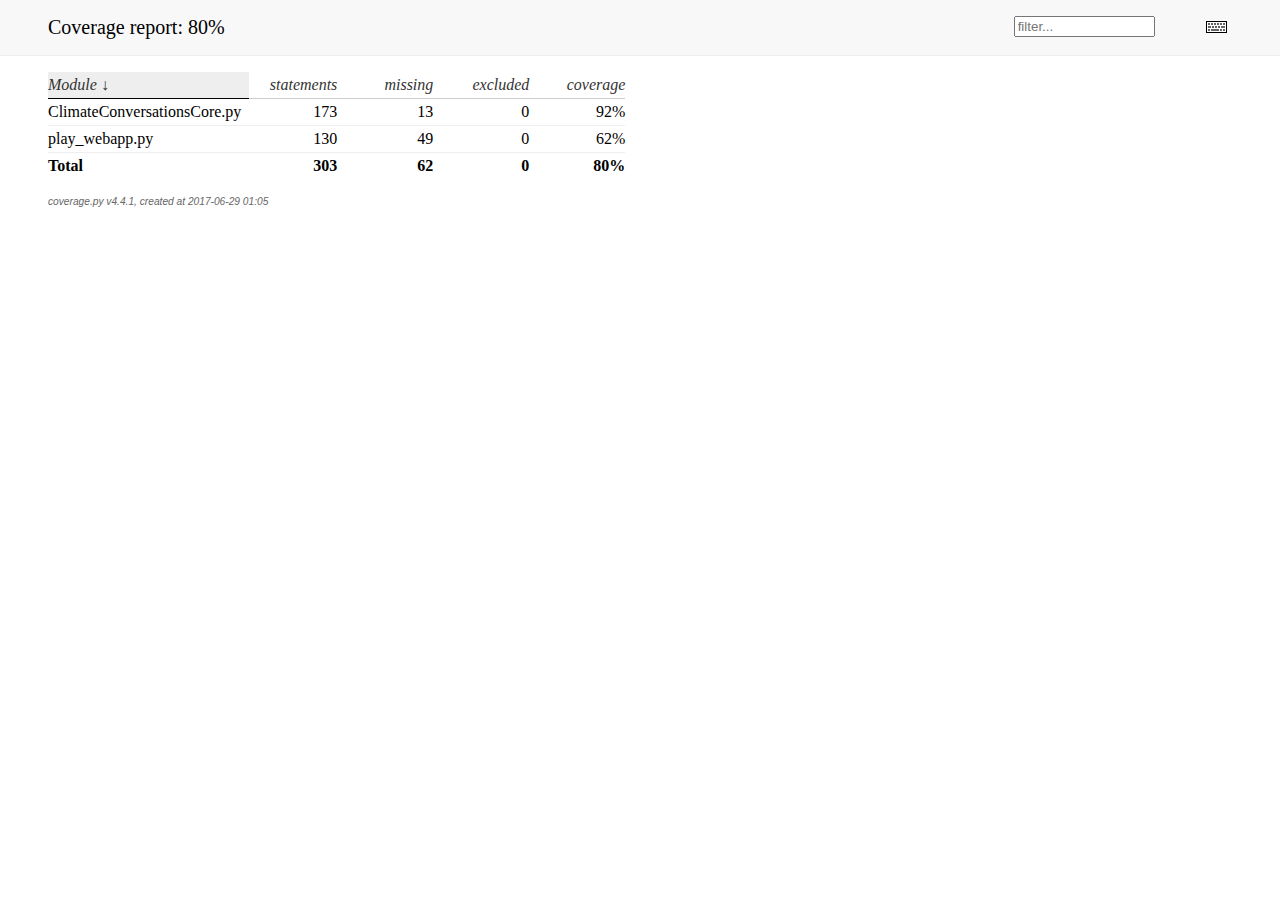
<file: tests/cover/index.html>
<!DOCTYPE html>
<html>
<head>
    <meta http-equiv="Content-Type" content="text/html; charset=utf-8">
    <title>Coverage report</title>
    <link rel="stylesheet" href="style.css" type="text/css">
    
    <script type="text/javascript" src="jquery.min.js"></script>
    <script type="text/javascript" src="jquery.ba-throttle-debounce.min.js"></script>
    <script type="text/javascript" src="jquery.tablesorter.min.js"></script>
    <script type="text/javascript" src="jquery.hotkeys.js"></script>
    <script type="text/javascript" src="coverage_html.js"></script>
    <script type="text/javascript">
        jQuery(document).ready(coverage.index_ready);
    </script>
</head>
<body class="indexfile">

<div id="header">
    <div class="content">
        <h1>Coverage report:
            <span class="pc_cov">80%</span>
        </h1>

        <img id="keyboard_icon" src="keybd_closed.png" alt="Show keyboard shortcuts" />

        <form id="filter_container">
            <input id="filter" type="text" value="" placeholder="filter..." />
        </form>
    </div>
</div>

<div class="help_panel">
    <img id="panel_icon" src="keybd_open.png" alt="Hide keyboard shortcuts" />
    <p class="legend">Hot-keys on this page</p>
    <div>
    <p class="keyhelp">
        <span class="key">n</span>
        <span class="key">s</span>
        <span class="key">m</span>
        <span class="key">x</span>
        
        <span class="key">c</span> &nbsp; change column sorting
    </p>
    </div>
</div>

<div id="index">
    <table class="index">
        <thead>
            
            <tr class="tablehead" title="Click to sort">
                <th class="name left headerSortDown shortkey_n">Module</th>
                <th class="shortkey_s">statements</th>
                <th class="shortkey_m">missing</th>
                <th class="shortkey_x">excluded</th>
                
                <th class="right shortkey_c">coverage</th>
            </tr>
        </thead>
        
        <tfoot>
            <tr class="total">
                <td class="name left">Total</td>
                <td>303</td>
                <td>62</td>
                <td>0</td>
                
                <td class="right" data-ratio="241 303">80%</td>
            </tr>
        </tfoot>
        <tbody>
            
            <tr class="file">
                <td class="name left"><a href="ClimateConversationsCore_py.html">ClimateConversationsCore.py</a></td>
                <td>173</td>
                <td>13</td>
                <td>0</td>
                
                <td class="right" data-ratio="160 173">92%</td>
            </tr>
            
            <tr class="file">
                <td class="name left"><a href="play_webapp_py.html">play_webapp.py</a></td>
                <td>130</td>
                <td>49</td>
                <td>0</td>
                
                <td class="right" data-ratio="81 130">62%</td>
            </tr>
            
        </tbody>
    </table>

    <p id="no_rows">
        No items found using the specified filter.
    </p>
</div>

<div id="footer">
    <div class="content">
        <p>
            <a class="nav" href="https://coverage.readthedocs.io">coverage.py v4.4.1</a>,
            created at 2017-06-29 01:05
        </p>
    </div>
</div>

</body>
</html>
</file>
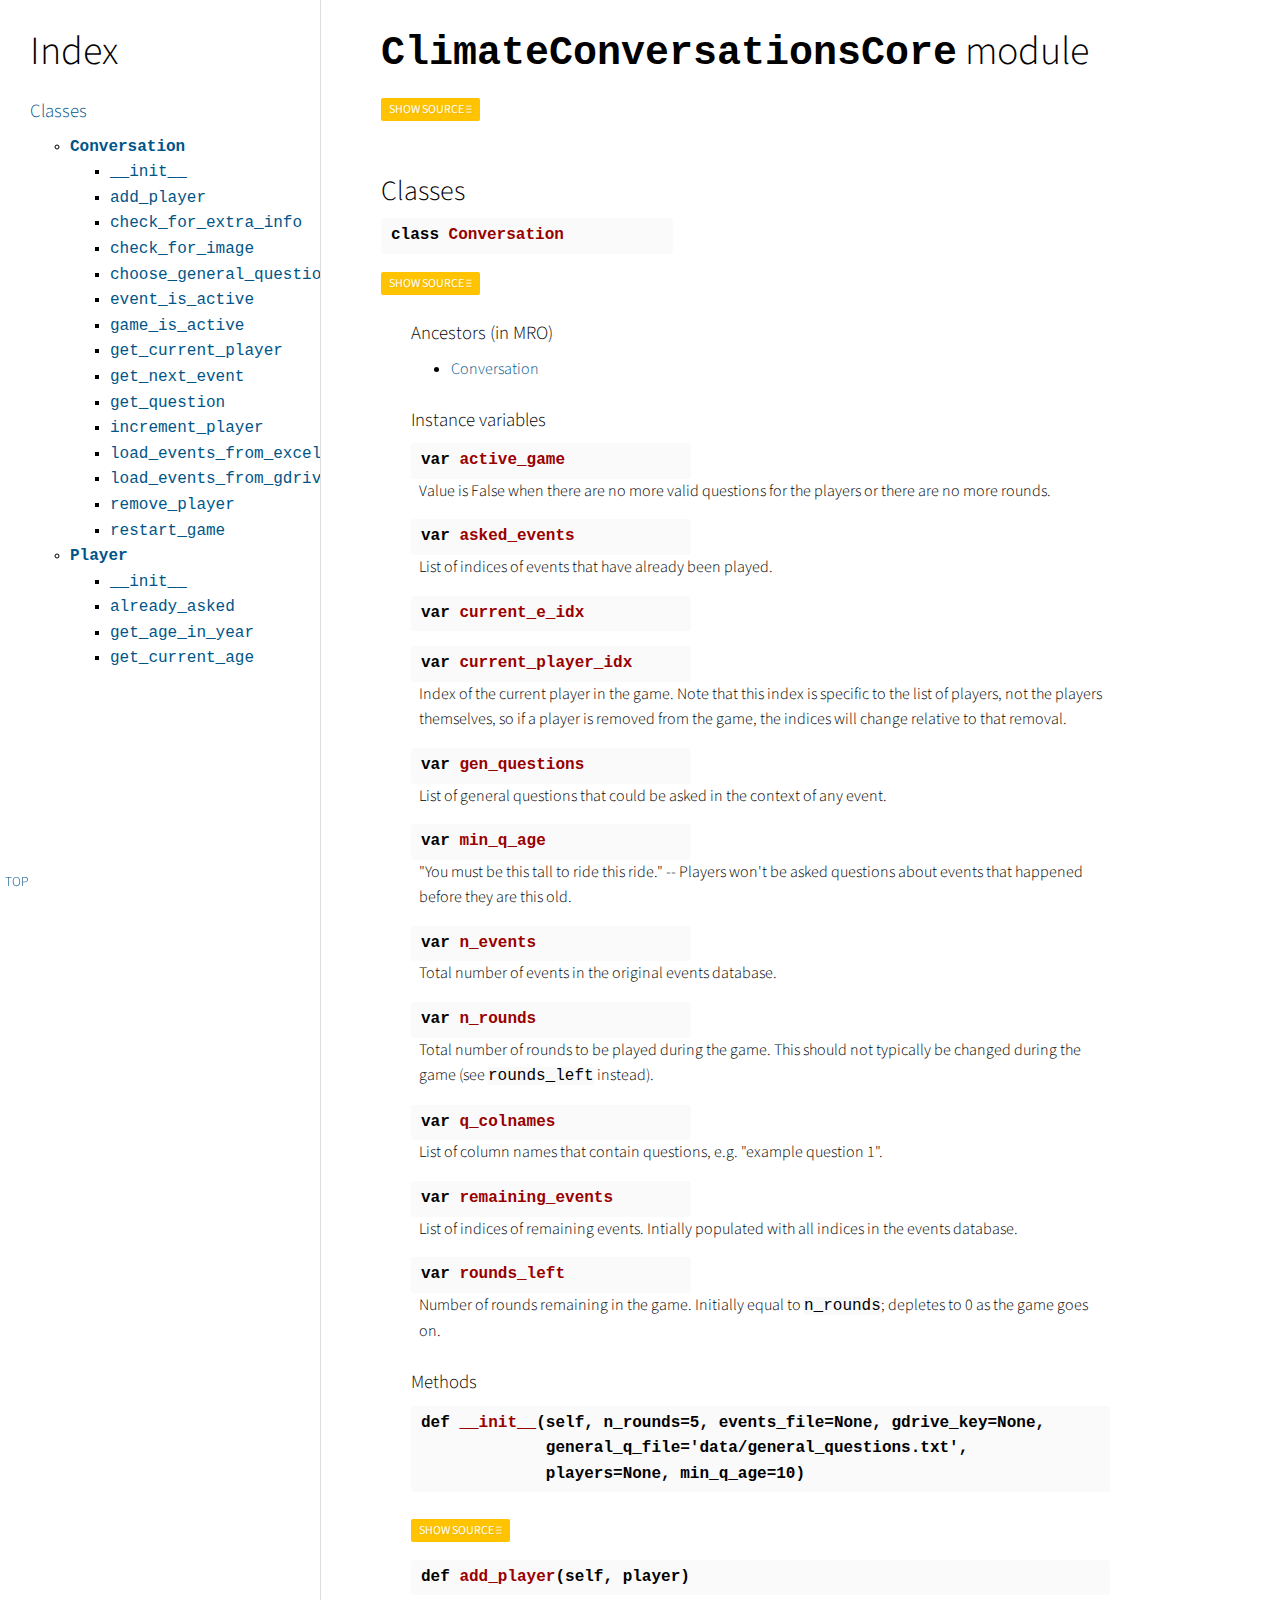
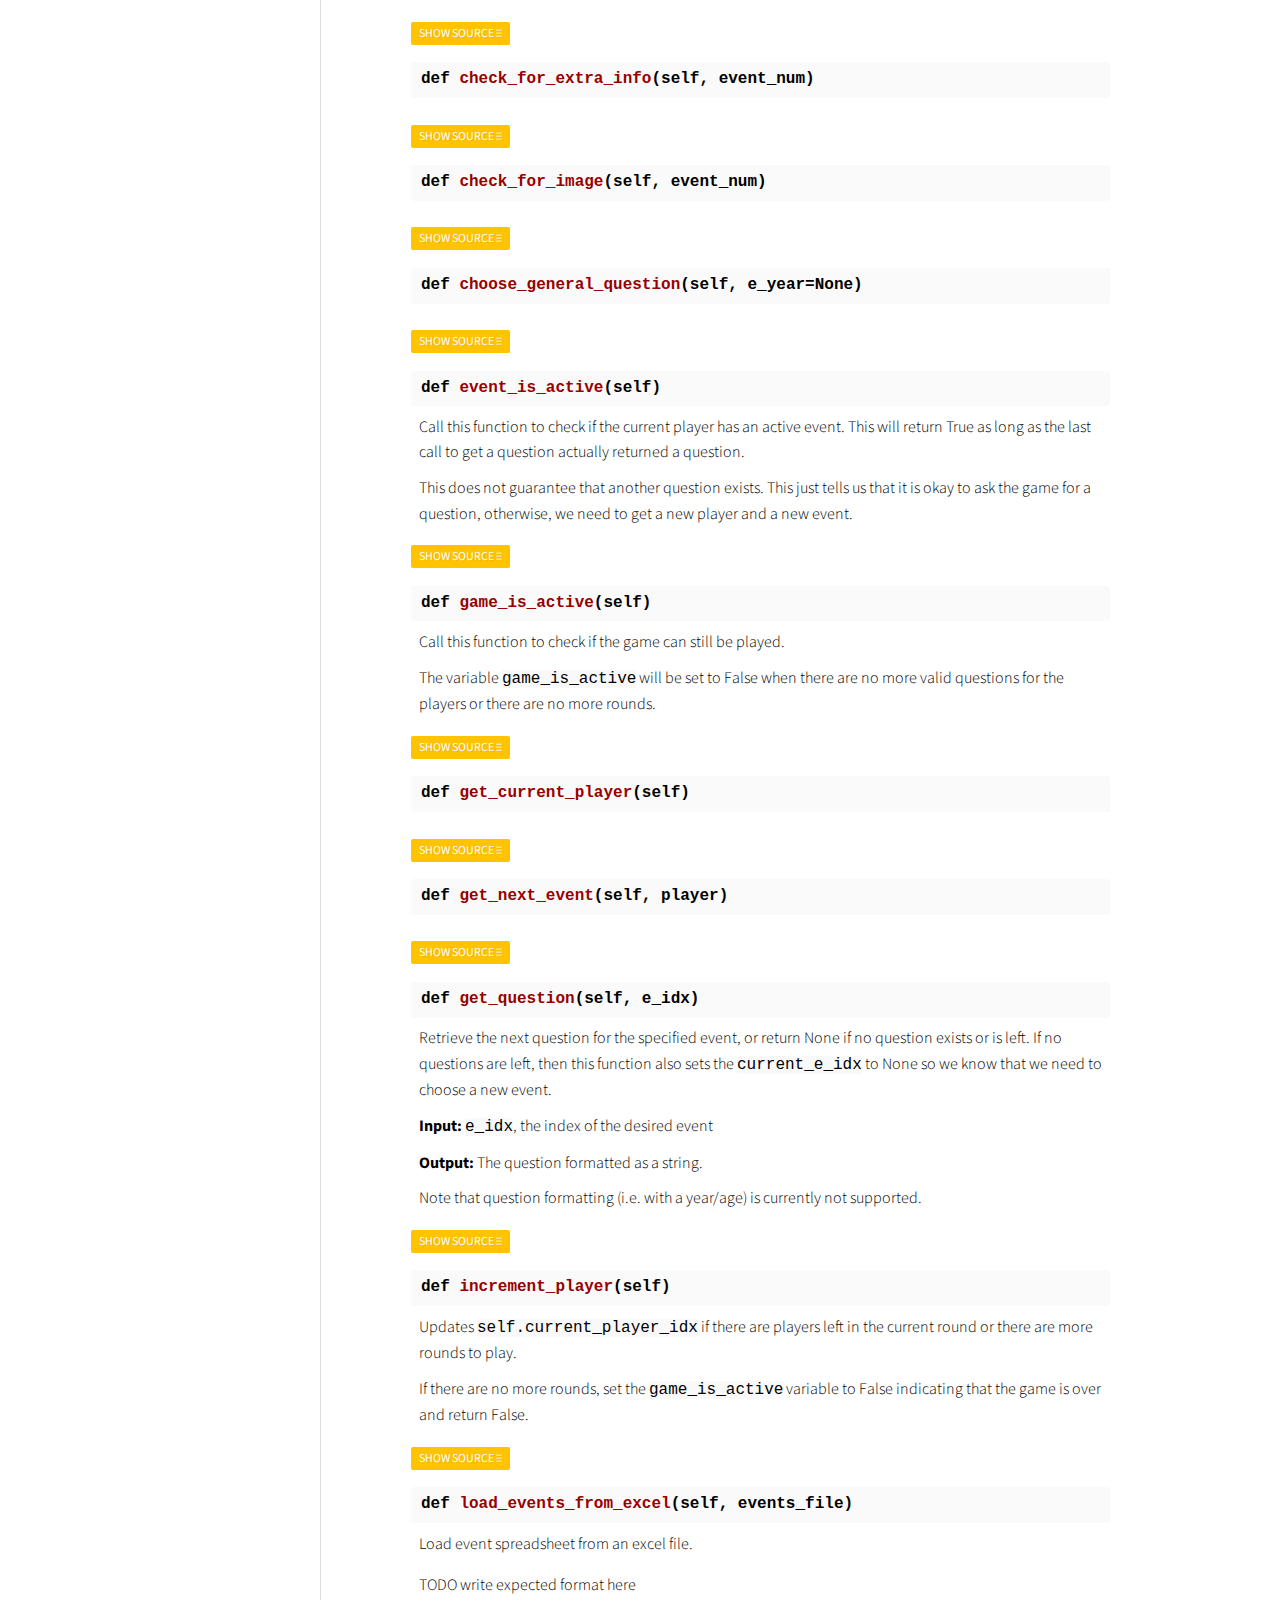
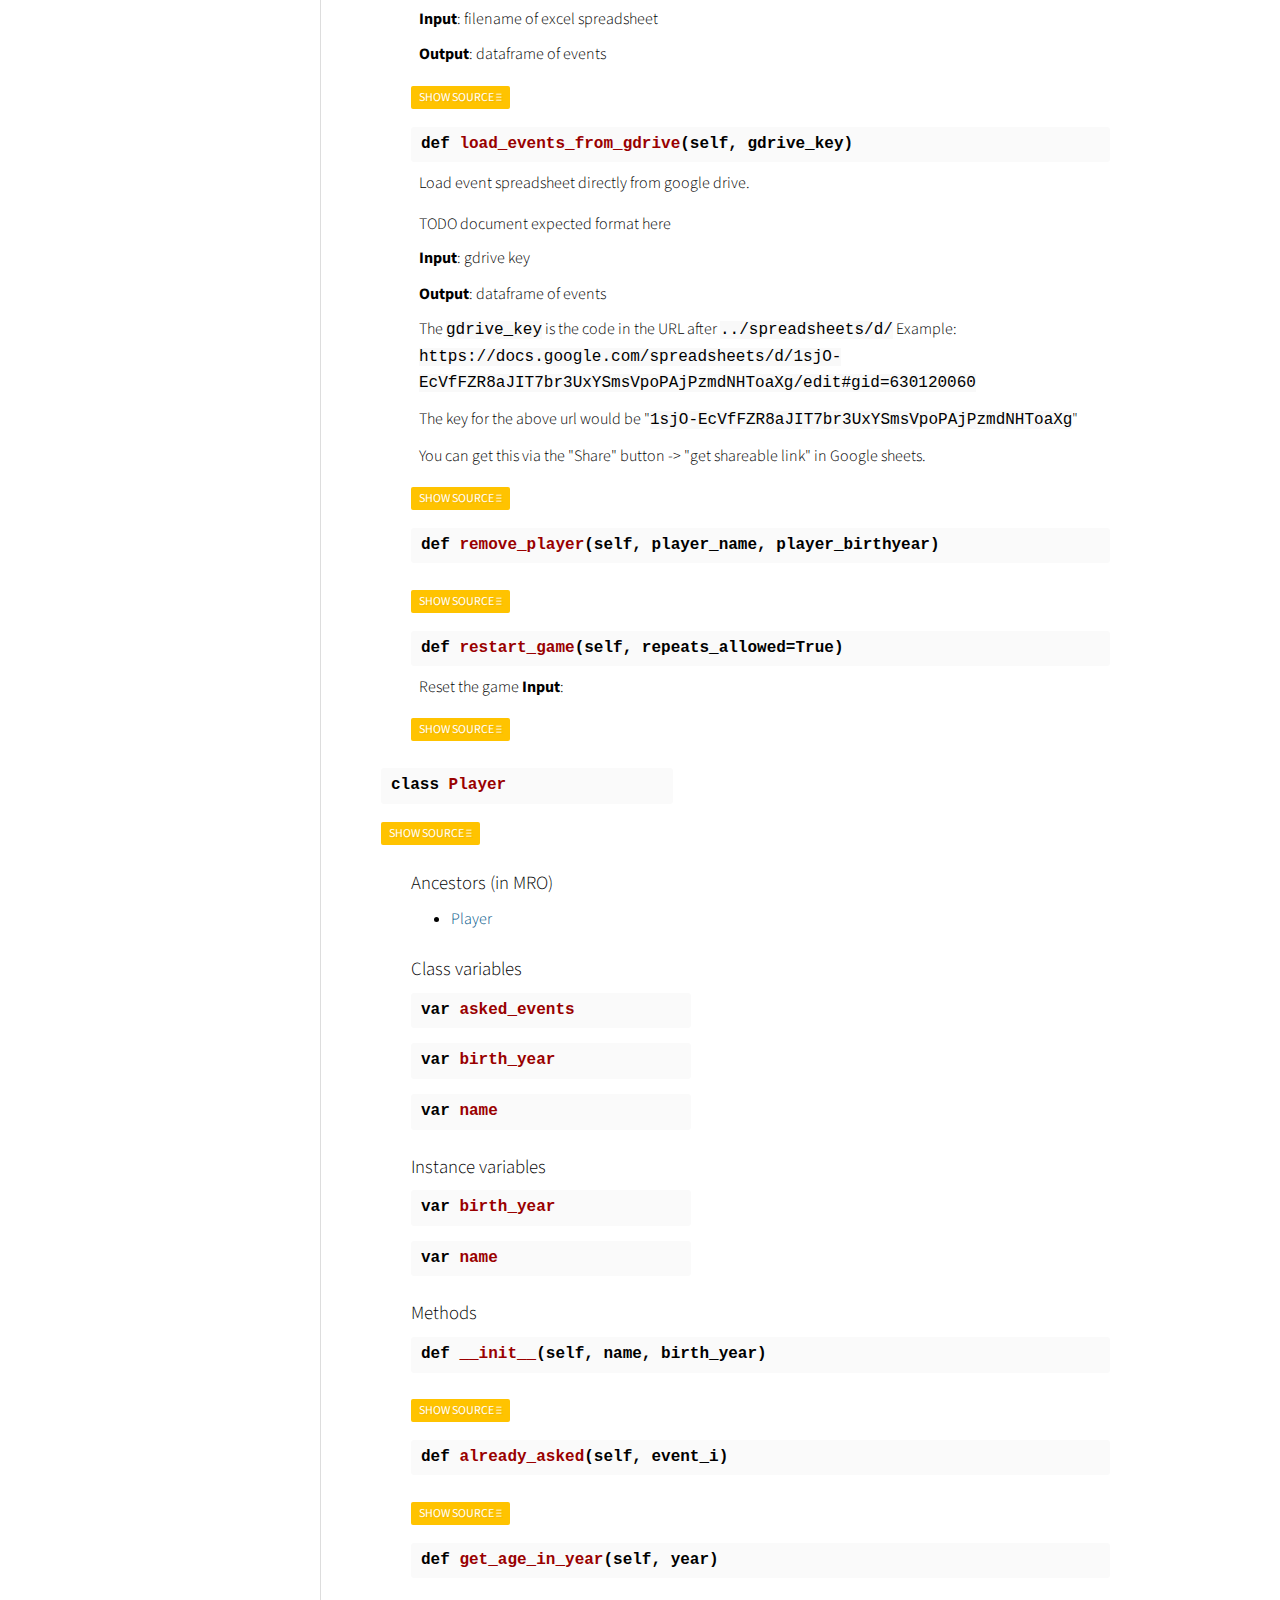
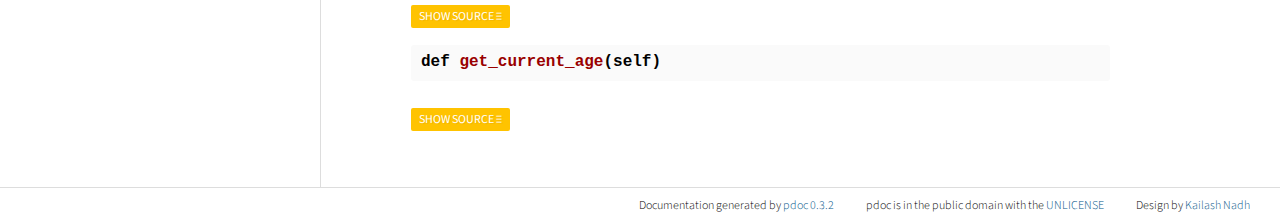
<file: docs/ClimateConversationsCore.m.html>
<!doctype html>
<head>
  <meta http-equiv="Content-Type" content="text/html; charset=utf-8" />
  <meta name="viewport" content="width=device-width, initial-scale=1, minimum-scale=1" />

    <title>ClimateConversationsCore API documentation</title>
    <meta name="description" content="" />

  <link href='http://fonts.googleapis.com/css?family=Source+Sans+Pro:400,300' rel='stylesheet' type='text/css'>
  
  <style type="text/css">
  
* {
  box-sizing: border-box;
}
/*! normalize.css v1.1.1 | MIT License | git.io/normalize */

/* ==========================================================================
   HTML5 display definitions
   ========================================================================== */

/**
 * Correct `block` display not defined in IE 6/7/8/9 and Firefox 3.
 */

article,
aside,
details,
figcaption,
figure,
footer,
header,
hgroup,
main,
nav,
section,
summary {
    display: block;
}

/**
 * Correct `inline-block` display not defined in IE 6/7/8/9 and Firefox 3.
 */

audio,
canvas,
video {
    display: inline-block;
    *display: inline;
    *zoom: 1;
}

/**
 * Prevent modern browsers from displaying `audio` without controls.
 * Remove excess height in iOS 5 devices.
 */

audio:not([controls]) {
    display: none;
    height: 0;
}

/**
 * Address styling not present in IE 7/8/9, Firefox 3, and Safari 4.
 * Known issue: no IE 6 support.
 */

[hidden] {
    display: none;
}

/* ==========================================================================
   Base
   ========================================================================== */

/**
 * 1. Prevent system color scheme's background color being used in Firefox, IE,
 *    and Opera.
 * 2. Prevent system color scheme's text color being used in Firefox, IE, and
 *    Opera.
 * 3. Correct text resizing oddly in IE 6/7 when body `font-size` is set using
 *    `em` units.
 * 4. Prevent iOS text size adjust after orientation change, without disabling
 *    user zoom.
 */

html {
    background: #fff; /* 1 */
    color: #000; /* 2 */
    font-size: 100%; /* 3 */
    -webkit-text-size-adjust: 100%; /* 4 */
    -ms-text-size-adjust: 100%; /* 4 */
}

/**
 * Address `font-family` inconsistency between `textarea` and other form
 * elements.
 */

html,
button,
input,
select,
textarea {
    font-family: sans-serif;
}

/**
 * Address margins handled incorrectly in IE 6/7.
 */

body {
    margin: 0;
}

/* ==========================================================================
   Links
   ========================================================================== */

/**
 * Address `outline` inconsistency between Chrome and other browsers.
 */

a:focus {
    outline: thin dotted;
}

/**
 * Improve readability when focused and also mouse hovered in all browsers.
 */

a:active,
a:hover {
    outline: 0;
}

/* ==========================================================================
   Typography
   ========================================================================== */

/**
 * Address font sizes and margins set differently in IE 6/7.
 * Address font sizes within `section` and `article` in Firefox 4+, Safari 5,
 * and Chrome.
 */

h1 {
    font-size: 2em;
    margin: 0.67em 0;
}

h2 {
    font-size: 1.5em;
    margin: 0.83em 0;
}

h3 {
    font-size: 1.17em;
    margin: 1em 0;
}

h4 {
    font-size: 1em;
    margin: 1.33em 0;
}

h5 {
    font-size: 0.83em;
    margin: 1.67em 0;
}

h6 {
    font-size: 0.67em;
    margin: 2.33em 0;
}

/**
 * Address styling not present in IE 7/8/9, Safari 5, and Chrome.
 */

abbr[title] {
    border-bottom: 1px dotted;
}

/**
 * Address style set to `bolder` in Firefox 3+, Safari 4/5, and Chrome.
 */

b,
strong {
    font-weight: bold;
}

blockquote {
    margin: 1em 40px;
}

/**
 * Address styling not present in Safari 5 and Chrome.
 */

dfn {
    font-style: italic;
}

/**
 * Address differences between Firefox and other browsers.
 * Known issue: no IE 6/7 normalization.
 */

hr {
    -moz-box-sizing: content-box;
    box-sizing: content-box;
    height: 0;
}

/**
 * Address styling not present in IE 6/7/8/9.
 */

mark {
    background: #ff0;
    color: #000;
}

/**
 * Address margins set differently in IE 6/7.
 */

p,
pre {
    margin: 1em 0;
}

/**
 * Correct font family set oddly in IE 6, Safari 4/5, and Chrome.
 */

code,
kbd,
pre,
samp {
    font-family: monospace, serif;
    _font-family: 'courier new', monospace;
    font-size: 1em;
}

/**
 * Improve readability of pre-formatted text in all browsers.
 */

pre {
    white-space: pre;
    white-space: pre-wrap;
    word-wrap: break-word;
}

/**
 * Address CSS quotes not supported in IE 6/7.
 */

q {
    quotes: none;
}

/**
 * Address `quotes` property not supported in Safari 4.
 */

q:before,
q:after {
    content: '';
    content: none;
}

/**
 * Address inconsistent and variable font size in all browsers.
 */

small {
    font-size: 80%;
}

/**
 * Prevent `sub` and `sup` affecting `line-height` in all browsers.
 */

sub,
sup {
    font-size: 75%;
    line-height: 0;
    position: relative;
    vertical-align: baseline;
}

sup {
    top: -0.5em;
}

sub {
    bottom: -0.25em;
}

/* ==========================================================================
   Lists
   ========================================================================== */

/**
 * Address margins set differently in IE 6/7.
 */

dl,
menu,
ol,
ul {
    margin: 1em 0;
}

dd {
    margin: 0 0 0 40px;
}

/**
 * Address paddings set differently in IE 6/7.
 */

menu,
ol,
ul {
    padding: 0 0 0 40px;
}

/**
 * Correct list images handled incorrectly in IE 7.
 */

nav ul,
nav ol {
    list-style: none;
    list-style-image: none;
}

/* ==========================================================================
   Embedded content
   ========================================================================== */

/**
 * 1. Remove border when inside `a` element in IE 6/7/8/9 and Firefox 3.
 * 2. Improve image quality when scaled in IE 7.
 */

img {
    border: 0; /* 1 */
    -ms-interpolation-mode: bicubic; /* 2 */
}

/**
 * Correct overflow displayed oddly in IE 9.
 */

svg:not(:root) {
    overflow: hidden;
}

/* ==========================================================================
   Figures
   ========================================================================== */

/**
 * Address margin not present in IE 6/7/8/9, Safari 5, and Opera 11.
 */

figure {
    margin: 0;
}

/* ==========================================================================
   Forms
   ========================================================================== */

/**
 * Correct margin displayed oddly in IE 6/7.
 */

form {
    margin: 0;
}

/**
 * Define consistent border, margin, and padding.
 */

fieldset {
    border: 1px solid #c0c0c0;
    margin: 0 2px;
    padding: 0.35em 0.625em 0.75em;
}

/**
 * 1. Correct color not being inherited in IE 6/7/8/9.
 * 2. Correct text not wrapping in Firefox 3.
 * 3. Correct alignment displayed oddly in IE 6/7.
 */

legend {
    border: 0; /* 1 */
    padding: 0;
    white-space: normal; /* 2 */
    *margin-left: -7px; /* 3 */
}

/**
 * 1. Correct font size not being inherited in all browsers.
 * 2. Address margins set differently in IE 6/7, Firefox 3+, Safari 5,
 *    and Chrome.
 * 3. Improve appearance and consistency in all browsers.
 */

button,
input,
select,
textarea {
    font-size: 100%; /* 1 */
    margin: 0; /* 2 */
    vertical-align: baseline; /* 3 */
    *vertical-align: middle; /* 3 */
}

/**
 * Address Firefox 3+ setting `line-height` on `input` using `!important` in
 * the UA stylesheet.
 */

button,
input {
    line-height: normal;
}

/**
 * Address inconsistent `text-transform` inheritance for `button` and `select`.
 * All other form control elements do not inherit `text-transform` values.
 * Correct `button` style inheritance in Chrome, Safari 5+, and IE 6+.
 * Correct `select` style inheritance in Firefox 4+ and Opera.
 */

button,
select {
    text-transform: none;
}

/**
 * 1. Avoid the WebKit bug in Android 4.0.* where (2) destroys native `audio`
 *    and `video` controls.
 * 2. Correct inability to style clickable `input` types in iOS.
 * 3. Improve usability and consistency of cursor style between image-type
 *    `input` and others.
 * 4. Remove inner spacing in IE 7 without affecting normal text inputs.
 *    Known issue: inner spacing remains in IE 6.
 */

button,
html input[type="button"], /* 1 */
input[type="reset"],
input[type="submit"] {
    -webkit-appearance: button; /* 2 */
    cursor: pointer; /* 3 */
    *overflow: visible;  /* 4 */
}

/**
 * Re-set default cursor for disabled elements.
 */

button[disabled],
html input[disabled] {
    cursor: default;
}

/**
 * 1. Address box sizing set to content-box in IE 8/9.
 * 2. Remove excess padding in IE 8/9.
 * 3. Remove excess padding in IE 7.
 *    Known issue: excess padding remains in IE 6.
 */

input[type="checkbox"],
input[type="radio"] {
    box-sizing: border-box; /* 1 */
    padding: 0; /* 2 */
    *height: 13px; /* 3 */
    *width: 13px; /* 3 */
}

/**
 * 1. Address `appearance` set to `searchfield` in Safari 5 and Chrome.
 * 2. Address `box-sizing` set to `border-box` in Safari 5 and Chrome
 *    (include `-moz` to future-proof).
 */

input[type="search"] {
    -webkit-appearance: textfield; /* 1 */
    -moz-box-sizing: content-box;
    -webkit-box-sizing: content-box; /* 2 */
    box-sizing: content-box;
}

/**
 * Remove inner padding and search cancel button in Safari 5 and Chrome
 * on OS X.
 */

input[type="search"]::-webkit-search-cancel-button,
input[type="search"]::-webkit-search-decoration {
    -webkit-appearance: none;
}

/**
 * Remove inner padding and border in Firefox 3+.
 */

button::-moz-focus-inner,
input::-moz-focus-inner {
    border: 0;
    padding: 0;
}

/**
 * 1. Remove default vertical scrollbar in IE 6/7/8/9.
 * 2. Improve readability and alignment in all browsers.
 */

textarea {
    overflow: auto; /* 1 */
    vertical-align: top; /* 2 */
}

/* ==========================================================================
   Tables
   ========================================================================== */

/**
 * Remove most spacing between table cells.
 */

table {
    border-collapse: collapse;
    border-spacing: 0;
}

  </style>

  <style type="text/css">
  
  html, body {
    margin: 0;
    padding: 0;
    min-height: 100%;
  }
  body {
    background: #fff;
    font-family: "Source Sans Pro", "Helvetica Neueue", Helvetica, sans;
    font-weight: 300;
    font-size: 16px;
    line-height: 1.6em;
  }
  #content {
    width: 70%;
    max-width: 850px;
    float: left;
    padding: 30px 60px;
    border-left: 1px solid #ddd;
  }
  #sidebar {
    width: 25%;
    float: left;
    padding: 30px;
    overflow: hidden;
  }
  #nav {
    font-size: 130%;
    margin: 0 0 15px 0;
  }

  #top {
    display: block;
    position: fixed;
    bottom: 5px;
    left: 5px;
    font-size: .85em;
    text-transform: uppercase;
  }

  #footer {
    font-size: .75em;
    padding: 5px 30px;
    border-top: 1px solid #ddd;
    text-align: right;
  }
    #footer p {
      margin: 0 0 0 30px;
      display: inline-block;
    }

  h1, h2, h3, h4, h5 {
    font-weight: 300;
  }
  h1 {
    font-size: 2.5em;
    line-height: 1.1em;
    margin: 0 0 .50em 0;
  }

  h2 {
    font-size: 1.75em;
    margin: 1em 0 .50em 0;
  }

  h3 {
    margin: 25px 0 10px 0;
  }

  h4 {
    margin: 0;
    font-size: 105%;
  }

  a {
    color: #058;
    text-decoration: none;
    transition: color .3s ease-in-out;
  }

  a:hover {
    color: #e08524;
    transition: color .3s ease-in-out;
  }

  pre, code, .mono, .name {
    font-family: "Ubuntu Mono", "Cousine", "DejaVu Sans Mono", monospace;
  }

  .title .name {
    font-weight: bold;
  }
  .section-title {
    margin-top: 2em;
  }
  .ident {
    color: #900;
  }

  code {
    background: #f9f9f9;
  } 

  pre {
    background: #fefefe;
    border: 1px solid #ddd;
    box-shadow: 2px 2px 0 #f3f3f3;
    margin: 0 30px;
    padding: 15px 30px;
  }

  .codehilite {
    margin: 0 30px 10px 30px;
  }

    .codehilite pre {
      margin: 0;
    }
    .codehilite .err { background: #ff3300; color: #fff !important; } 

  table#module-list {
    font-size: 110%;
  }

    table#module-list tr td:first-child {
      padding-right: 10px;
      white-space: nowrap;
    }

    table#module-list td {
      vertical-align: top;
      padding-bottom: 8px;
    }

      table#module-list td p {
        margin: 0 0 7px 0;
      }

  .def {
    display: table;
  }

    .def p {
      display: table-cell;
      vertical-align: top;
      text-align: left;
    }

    .def p:first-child {
      white-space: nowrap;
    }

    .def p:last-child {
      width: 100%;
    }


  #index {
    list-style-type: none;
    margin: 0;
    padding: 0;
  }
    ul#index .class_name {
      /* font-size: 110%; */
      font-weight: bold;
    }
    #index ul {
      margin: 0;
    }

  .item {
    margin: 0 0 15px 0;
  }

    .item .class {
      margin: 0 0 25px 30px;
    }

      .item .class ul.class_list {
        margin: 0 0 20px 0;
      }

    .item .name {
      background: #fafafa;
      margin: 0;
      font-weight: bold;
      padding: 5px 10px;
      border-radius: 3px;
      display: inline-block;
      min-width: 40%;
    }
      .item .name:hover {
        background: #f6f6f6;
      }

    .item .empty_desc {
      margin: 0 0 5px 0;
      padding: 0;
    }

    .item .inheritance {
      margin: 3px 0 0 30px;
    }

    .item .inherited {
      color: #666;
    }

    .item .desc {
      padding: 0 8px;
      margin: 0;
    }

      .item .desc p {
        margin: 0 0 10px 0;
      }

    .source_cont {
      margin: 0;
      padding: 0;
    }

    .source_link a {
      background: #ffc300;
      font-weight: 400;
      font-size: .75em;
      text-transform: uppercase;
      color: #fff;
      text-shadow: 1px 1px 0 #f4b700;
      
      padding: 3px 8px;
      border-radius: 2px;
      transition: background .3s ease-in-out;
    }
      .source_link a:hover {
        background: #FF7200;
        text-shadow: none;
        transition: background .3s ease-in-out;
      }

    .source {
      display: none;
      max-height: 600px;
      overflow-y: scroll;
      margin-bottom: 15px;
    }

      .source .codehilite {
        margin: 0;
      }

  .desc h1, .desc h2, .desc h3 {
    font-size: 100% !important;
  }
  .clear {
    clear: both;
  }

  @media all and (max-width: 950px) {
    #sidebar {
      width: 35%;
    }
    #content {
      width: 65%;
    }
  }
  @media all and (max-width: 650px) {
    #top {
      display: none;
    }
    #sidebar {
      float: none;
      width: auto;
    }
    #content {
      float: none;
      width: auto;
      padding: 30px;
    }

    #index ul {
      padding: 0;
      margin-bottom: 15px;
    }
    #index ul li {
      display: inline-block;
      margin-right: 30px;
    }
    #footer {
      text-align: left;
    }
    #footer p {
      display: block;
      margin: inherit;
    }
  }

  /*****************************/

  </style>

  <style type="text/css">
  .codehilite .hll { background-color: #ffffcc }
.codehilite  { background: #f8f8f8; }
.codehilite .c { color: #408080; font-style: italic } /* Comment */
.codehilite .err { border: 1px solid #FF0000 } /* Error */
.codehilite .k { color: #008000; font-weight: bold } /* Keyword */
.codehilite .o { color: #666666 } /* Operator */
.codehilite .ch { color: #408080; font-style: italic } /* Comment.Hashbang */
.codehilite .cm { color: #408080; font-style: italic } /* Comment.Multiline */
.codehilite .cp { color: #BC7A00 } /* Comment.Preproc */
.codehilite .cpf { color: #408080; font-style: italic } /* Comment.PreprocFile */
.codehilite .c1 { color: #408080; font-style: italic } /* Comment.Single */
.codehilite .cs { color: #408080; font-style: italic } /* Comment.Special */
.codehilite .gd { color: #A00000 } /* Generic.Deleted */
.codehilite .ge { font-style: italic } /* Generic.Emph */
.codehilite .gr { color: #FF0000 } /* Generic.Error */
.codehilite .gh { color: #000080; font-weight: bold } /* Generic.Heading */
.codehilite .gi { color: #00A000 } /* Generic.Inserted */
.codehilite .go { color: #888888 } /* Generic.Output */
.codehilite .gp { color: #000080; font-weight: bold } /* Generic.Prompt */
.codehilite .gs { font-weight: bold } /* Generic.Strong */
.codehilite .gu { color: #800080; font-weight: bold } /* Generic.Subheading */
.codehilite .gt { color: #0044DD } /* Generic.Traceback */
.codehilite .kc { color: #008000; font-weight: bold } /* Keyword.Constant */
.codehilite .kd { color: #008000; font-weight: bold } /* Keyword.Declaration */
.codehilite .kn { color: #008000; font-weight: bold } /* Keyword.Namespace */
.codehilite .kp { color: #008000 } /* Keyword.Pseudo */
.codehilite .kr { color: #008000; font-weight: bold } /* Keyword.Reserved */
.codehilite .kt { color: #B00040 } /* Keyword.Type */
.codehilite .m { color: #666666 } /* Literal.Number */
.codehilite .s { color: #BA2121 } /* Literal.String */
.codehilite .na { color: #7D9029 } /* Name.Attribute */
.codehilite .nb { color: #008000 } /* Name.Builtin */
.codehilite .nc { color: #0000FF; font-weight: bold } /* Name.Class */
.codehilite .no { color: #880000 } /* Name.Constant */
.codehilite .nd { color: #AA22FF } /* Name.Decorator */
.codehilite .ni { color: #999999; font-weight: bold } /* Name.Entity */
.codehilite .ne { color: #D2413A; font-weight: bold } /* Name.Exception */
.codehilite .nf { color: #0000FF } /* Name.Function */
.codehilite .nl { color: #A0A000 } /* Name.Label */
.codehilite .nn { color: #0000FF; font-weight: bold } /* Name.Namespace */
.codehilite .nt { color: #008000; font-weight: bold } /* Name.Tag */
.codehilite .nv { color: #19177C } /* Name.Variable */
.codehilite .ow { color: #AA22FF; font-weight: bold } /* Operator.Word */
.codehilite .w { color: #bbbbbb } /* Text.Whitespace */
.codehilite .mb { color: #666666 } /* Literal.Number.Bin */
.codehilite .mf { color: #666666 } /* Literal.Number.Float */
.codehilite .mh { color: #666666 } /* Literal.Number.Hex */
.codehilite .mi { color: #666666 } /* Literal.Number.Integer */
.codehilite .mo { color: #666666 } /* Literal.Number.Oct */
.codehilite .sa { color: #BA2121 } /* Literal.String.Affix */
.codehilite .sb { color: #BA2121 } /* Literal.String.Backtick */
.codehilite .sc { color: #BA2121 } /* Literal.String.Char */
.codehilite .dl { color: #BA2121 } /* Literal.String.Delimiter */
.codehilite .sd { color: #BA2121; font-style: italic } /* Literal.String.Doc */
.codehilite .s2 { color: #BA2121 } /* Literal.String.Double */
.codehilite .se { color: #BB6622; font-weight: bold } /* Literal.String.Escape */
.codehilite .sh { color: #BA2121 } /* Literal.String.Heredoc */
.codehilite .si { color: #BB6688; font-weight: bold } /* Literal.String.Interpol */
.codehilite .sx { color: #008000 } /* Literal.String.Other */
.codehilite .sr { color: #BB6688 } /* Literal.String.Regex */
.codehilite .s1 { color: #BA2121 } /* Literal.String.Single */
.codehilite .ss { color: #19177C } /* Literal.String.Symbol */
.codehilite .bp { color: #008000 } /* Name.Builtin.Pseudo */
.codehilite .fm { color: #0000FF } /* Name.Function.Magic */
.codehilite .vc { color: #19177C } /* Name.Variable.Class */
.codehilite .vg { color: #19177C } /* Name.Variable.Global */
.codehilite .vi { color: #19177C } /* Name.Variable.Instance */
.codehilite .vm { color: #19177C } /* Name.Variable.Magic */
.codehilite .il { color: #666666 } /* Literal.Number.Integer.Long */
  </style>

  <style type="text/css">
  
/* ==========================================================================
   EXAMPLE Media Queries for Responsive Design.
   These examples override the primary ('mobile first') styles.
   Modify as content requires.
   ========================================================================== */

@media only screen and (min-width: 35em) {
    /* Style adjustments for viewports that meet the condition */
}

@media print,
       (-o-min-device-pixel-ratio: 5/4),
       (-webkit-min-device-pixel-ratio: 1.25),
       (min-resolution: 120dpi) {
    /* Style adjustments for high resolution devices */
}

/* ==========================================================================
   Print styles.
   Inlined to avoid required HTTP connection: h5bp.com/r
   ========================================================================== */

@media print {
    * {
        background: transparent !important;
        color: #000 !important; /* Black prints faster: h5bp.com/s */
        box-shadow: none !important;
        text-shadow: none !important;
    }

    a,
    a:visited {
        text-decoration: underline;
    }

    a[href]:after {
        content: " (" attr(href) ")";
    }

    abbr[title]:after {
        content: " (" attr(title) ")";
    }

    /*
     * Don't show links for images, or javascript/internal links
     */

    .ir a:after,
    a[href^="javascript:"]:after,
    a[href^="#"]:after {
        content: "";
    }

    pre,
    blockquote {
        border: 1px solid #999;
        page-break-inside: avoid;
    }

    thead {
        display: table-header-group; /* h5bp.com/t */
    }

    tr,
    img {
        page-break-inside: avoid;
    }

    img {
        max-width: 100% !important;
    }

    @page {
        margin: 0.5cm;
    }

    p,
    h2,
    h3 {
        orphans: 3;
        widows: 3;
    }

    h2,
    h3 {
        page-break-after: avoid;
    }
}

  </style>

  <script type="text/javascript">
  function toggle(id, $link) {
    $node = document.getElementById(id);
    if (!$node)
    return;
    if (!$node.style.display || $node.style.display == 'none') {
    $node.style.display = 'block';
    $link.innerHTML = 'Hide source &nequiv;';
    } else {
    $node.style.display = 'none';
    $link.innerHTML = 'Show source &equiv;';
    }
  }
  </script>
</head>
<body>
<a href="#" id="top">Top</a>

<div id="container">
    
  
  <div id="sidebar">
    <h1>Index</h1>
    <ul id="index">


    <li class="set"><h3><a href="#header-classes">Classes</a></h3>
      <ul>
        <li class="mono">
        <span class="class_name"><a href="#ClimateConversationsCore.Conversation">Conversation</a></span>
        
          
  <ul>
    <li class="mono"><a href="#ClimateConversationsCore.Conversation.__init__">__init__</a></li>
    <li class="mono"><a href="#ClimateConversationsCore.Conversation.add_player">add_player</a></li>
    <li class="mono"><a href="#ClimateConversationsCore.Conversation.check_for_extra_info">check_for_extra_info</a></li>
    <li class="mono"><a href="#ClimateConversationsCore.Conversation.check_for_image">check_for_image</a></li>
    <li class="mono"><a href="#ClimateConversationsCore.Conversation.choose_general_question">choose_general_question</a></li>
    <li class="mono"><a href="#ClimateConversationsCore.Conversation.event_is_active">event_is_active</a></li>
    <li class="mono"><a href="#ClimateConversationsCore.Conversation.game_is_active">game_is_active</a></li>
    <li class="mono"><a href="#ClimateConversationsCore.Conversation.get_current_player">get_current_player</a></li>
    <li class="mono"><a href="#ClimateConversationsCore.Conversation.get_next_event">get_next_event</a></li>
    <li class="mono"><a href="#ClimateConversationsCore.Conversation.get_question">get_question</a></li>
    <li class="mono"><a href="#ClimateConversationsCore.Conversation.increment_player">increment_player</a></li>
    <li class="mono"><a href="#ClimateConversationsCore.Conversation.load_events_from_excel">load_events_from_excel</a></li>
    <li class="mono"><a href="#ClimateConversationsCore.Conversation.load_events_from_gdrive">load_events_from_gdrive</a></li>
    <li class="mono"><a href="#ClimateConversationsCore.Conversation.remove_player">remove_player</a></li>
    <li class="mono"><a href="#ClimateConversationsCore.Conversation.restart_game">restart_game</a></li>
  </ul>

        </li>
        <li class="mono">
        <span class="class_name"><a href="#ClimateConversationsCore.Player">Player</a></span>
        
          
  <ul>
    <li class="mono"><a href="#ClimateConversationsCore.Player.__init__">__init__</a></li>
    <li class="mono"><a href="#ClimateConversationsCore.Player.already_asked">already_asked</a></li>
    <li class="mono"><a href="#ClimateConversationsCore.Player.get_age_in_year">get_age_in_year</a></li>
    <li class="mono"><a href="#ClimateConversationsCore.Player.get_current_age">get_current_age</a></li>
  </ul>

        </li>
      </ul>
    </li>

    </ul>
  </div>

    <article id="content">
      
  

  


  <header id="section-intro">
  <h1 class="title"><span class="name">ClimateConversationsCore</span> module</h1>
  
  
  <p class="source_link"><a href="javascript:void(0);" onclick="toggle('source-ClimateConversationsCore', this);">Show source &equiv;</a></p>
  <div id="source-ClimateConversationsCore" class="source">
    <div class="codehilite"><pre><span></span><span class="kn">import</span> <span class="nn">sys</span>  
<span class="nb">reload</span><span class="p">(</span><span class="n">sys</span><span class="p">)</span>  
<span class="n">sys</span><span class="o">.</span><span class="n">setdefaultencoding</span><span class="p">(</span><span class="s1">&#39;utf8&#39;</span><span class="p">)</span>
<span class="kn">import</span> <span class="nn">pandas</span> <span class="kn">as</span> <span class="nn">pd</span>
<span class="kn">import</span> <span class="nn">os</span>
<span class="kn">import</span> <span class="nn">numpy</span> <span class="kn">as</span> <span class="nn">np</span>
<span class="kn">from</span> <span class="nn">random</span> <span class="kn">import</span> <span class="n">randint</span>
<span class="kn">import</span> <span class="nn">datetime</span>
<span class="kn">import</span> <span class="nn">time</span>
<span class="n">sys</span><span class="o">.</span><span class="n">path</span><span class="o">.</span><span class="n">insert</span><span class="p">(</span><span class="mi">0</span><span class="p">,</span> <span class="n">os</span><span class="o">.</span><span class="n">getcwd</span><span class="p">()</span> <span class="o">+</span> <span class="s2">&quot;/resources&quot;</span><span class="p">)</span>
<span class="kn">from</span> <span class="nn">utils</span> <span class="kn">import</span> <span class="o">*</span>
<span class="kn">import</span> <span class="nn">math</span>

<span class="k">class</span> <span class="nc">Conversation</span><span class="p">():</span>

    <span class="k">def</span> <span class="fm">__init__</span><span class="p">(</span><span class="bp">self</span><span class="p">,</span> 
                 <span class="n">n_rounds</span><span class="o">=</span><span class="mi">5</span><span class="p">,</span>
                 <span class="n">events_file</span><span class="o">=</span><span class="bp">None</span><span class="p">,</span>
                 <span class="n">gdrive_key</span><span class="o">=</span><span class="bp">None</span><span class="p">,</span>
                 <span class="n">general_q_file</span><span class="o">=</span><span class="s2">&quot;data/general_questions.txt&quot;</span><span class="p">,</span>
                 <span class="n">players</span><span class="o">=</span><span class="bp">None</span><span class="p">,</span>
                 <span class="n">min_q_age</span><span class="o">=</span><span class="mi">10</span><span class="p">):</span>
        <span class="bp">self</span><span class="o">.</span><span class="n">n_rounds</span> <span class="o">=</span> <span class="n">n_rounds</span>
        <span class="sd">&quot;&quot;&quot;Total number of rounds to be played during the game. This should not</span>
<span class="sd">         typically be changed during the game (see `rounds_left` instead).&quot;&quot;&quot;</span>
        <span class="bp">self</span><span class="o">.</span><span class="n">rounds_left</span> <span class="o">=</span> <span class="n">n_rounds</span>
        <span class="sd">&quot;&quot;&quot;Number of rounds remaining in the game. Initially equal to </span>
<span class="sd">        `n_rounds`; depletes to 0 as the game goes on.&quot;&quot;&quot;</span>
        <span class="bp">self</span><span class="o">.</span><span class="n">asked_events</span> <span class="o">=</span> <span class="p">[]</span>
        <span class="sd">&quot;&quot;&quot;List of indices of events that have already been played.&quot;&quot;&quot;</span>
        <span class="bp">self</span><span class="o">.</span><span class="n">current_player_idx</span> <span class="o">=</span> <span class="mi">0</span>
        <span class="sd">&quot;&quot;&quot;Index of the current player in the game. Note that this index is</span>
<span class="sd">        specific to the list of players, not the players themselves, so if a </span>
<span class="sd">        player is removed from the game, the indices will change relative to </span>
<span class="sd">        that removal.&quot;&quot;&quot;</span>

        <span class="k">if</span> <span class="n">gdrive_key</span><span class="p">:</span>
            <span class="bp">self</span><span class="o">.</span><span class="n">events</span> <span class="o">=</span> <span class="bp">self</span><span class="o">.</span><span class="n">load_events_from_gdrive</span><span class="p">(</span><span class="n">gdrive_key</span><span class="p">)</span>
        <span class="k">elif</span> <span class="n">events_file</span><span class="p">:</span>
            <span class="bp">self</span><span class="o">.</span><span class="n">events</span> <span class="o">=</span> <span class="bp">self</span><span class="o">.</span><span class="n">load_events_from_excel</span><span class="p">(</span><span class="n">events_file</span><span class="p">)</span>
        <span class="k">else</span><span class="p">:</span>
            <span class="k">raise</span> <span class="ne">ValueError</span><span class="p">(</span><span class="s2">&quot;Error: need to specify an events file (google drive or local spreadsheet).&quot;</span><span class="p">)</span>
        <span class="bp">self</span><span class="o">.</span><span class="n">remaining_events</span> <span class="o">=</span> <span class="nb">list</span><span class="p">(</span><span class="bp">self</span><span class="o">.</span><span class="n">events</span><span class="o">.</span><span class="n">index</span><span class="p">)</span>
        <span class="sd">&quot;&quot;&quot;List of indices of remaining events. Intially populated with all indices in the events database.&quot;&quot;&quot;</span>

        <span class="bp">self</span><span class="o">.</span><span class="n">n_events</span> <span class="o">=</span> <span class="nb">len</span><span class="p">(</span><span class="bp">self</span><span class="o">.</span><span class="n">events</span><span class="p">[</span><span class="s1">&#39;description&#39;</span><span class="p">])</span>
        <span class="sd">&quot;&quot;&quot;Total number of events in the original events database.&quot;&quot;&quot;</span>
        <span class="k">if</span> <span class="n">players</span> <span class="ow">is</span> <span class="ow">not</span> <span class="bp">None</span><span class="p">:</span>
            <span class="bp">self</span><span class="o">.</span><span class="n">players</span> <span class="o">=</span> <span class="n">players</span>
            <span class="sd">&quot;&quot;&quot;List of Player objects representing people playing the game.&quot;&quot;&quot;</span>
            <span class="bp">self</span><span class="o">.</span><span class="n">n_players</span> <span class="o">=</span> <span class="nb">len</span><span class="p">(</span><span class="bp">self</span><span class="o">.</span><span class="n">players</span><span class="p">)</span>
            <span class="sd">&quot;&quot;&quot;Number of players currently in the game.&quot;&quot;&quot;</span>

        <span class="bp">self</span><span class="o">.</span><span class="n">min_q_age</span> <span class="o">=</span> <span class="n">min_q_age</span>
        <span class="sd">&quot;&quot;&quot;\&quot;You must be this tall to ride this ride.\&quot; -- Players won&#39;t be </span>
<span class="sd">        asked questions about events that happened before they are this old.&quot;&quot;&quot;</span>
        <span class="bp">self</span><span class="o">.</span><span class="n">gen_questions</span> <span class="o">=</span> <span class="nb">list</span><span class="p">(</span><span class="n">pd</span><span class="o">.</span><span class="n">read_table</span><span class="p">(</span><span class="n">general_q_file</span><span class="p">,</span> <span class="n">comment</span><span class="o">=</span><span class="s2">&quot;#&quot;</span><span class="p">,</span> <span class="n">header</span><span class="o">=</span><span class="bp">None</span><span class="p">)[</span><span class="mi">0</span><span class="p">])</span>
        <span class="sd">&quot;&quot;&quot;List of general questions that could be asked in the context of any event.&quot;&quot;&quot;</span>
        <span class="bp">self</span><span class="o">.</span><span class="n">q_colnames</span> <span class="o">=</span> <span class="bp">self</span><span class="o">.</span><span class="n">_find_question_cols</span><span class="p">()</span>
        <span class="sd">&quot;&quot;&quot;List of column names that contain questions, e.g. \&quot;example question 1\&quot;.&quot;&quot;&quot;</span>
        <span class="bp">self</span><span class="o">.</span><span class="n">active_game</span> <span class="o">=</span> <span class="bp">True</span>
        <span class="sd">&quot;&quot;&quot;Value is False when there are no more valid questions for the players or there are no more rounds.&quot;&quot;&quot;</span>
        <span class="bp">self</span><span class="o">.</span><span class="n">current_e_idx</span> <span class="o">=</span> <span class="bp">None</span>

    
    <span class="k">def</span> <span class="nf">load_events_from_excel</span><span class="p">(</span><span class="bp">self</span><span class="p">,</span> <span class="n">events_file</span><span class="p">):</span>
        <span class="sd">&#39;&#39;&#39;</span>
<span class="sd">        Load event spreadsheet from an excel file.</span>

<span class="sd">        ## TODO write expected format here</span>

<span class="sd">        **Input**: filename of excel spreadsheet</span>

<span class="sd">        **Output**: dataframe of events</span>
<span class="sd">        &#39;&#39;&#39;</span>
        <span class="n">xlsx</span> <span class="o">=</span> <span class="n">pd</span><span class="o">.</span><span class="n">ExcelFile</span><span class="p">(</span><span class="n">events_file</span><span class="p">)</span>
        <span class="n">events</span> <span class="o">=</span> <span class="n">xlsx</span><span class="o">.</span><span class="n">parse</span><span class="p">(</span><span class="n">xlsx</span><span class="o">.</span><span class="n">sheet_names</span><span class="p">[</span><span class="mi">0</span><span class="p">])</span>
        <span class="n">events</span><span class="p">[</span><span class="s1">&#39;asked&#39;</span><span class="p">]</span> <span class="o">=</span> <span class="s2">&quot;&quot;</span><span class="c1">#</span>
        <span class="k">return</span> <span class="n">events</span>

    
    <span class="k">def</span> <span class="nf">load_events_from_gdrive</span><span class="p">(</span><span class="bp">self</span><span class="p">,</span> <span class="n">gdrive_key</span><span class="p">):</span>
        <span class="sd">&#39;&#39;&#39;</span>
<span class="sd">        Load event spreadsheet directly from google drive.</span>

<span class="sd">        ## TODO document expected format here</span>

<span class="sd">        **Input**: gdrive key</span>

<span class="sd">        **Output**: dataframe of events</span>

<span class="sd">          The `gdrive_key` is the code in the URL after `../spreadsheets/d/`</span>
<span class="sd">          Example: `https://docs.google.com/spreadsheets/d/1sjO-EcVfFZR8aJIT7br3UxYSmsVpoPAjPzmdNHToaXg/edit#gid=630120060`</span>
<span class="sd">          </span>
<span class="sd">          The key for the above url would be &quot;`1sjO-EcVfFZR8aJIT7br3UxYSmsVpoPAjPzmdNHToaXg`&quot;</span>
<span class="sd">          </span>
<span class="sd">          You can get this via the &quot;Share&quot; button -&gt; &quot;get shareable link&quot; in Google sheets.</span>
<span class="sd">        &#39;&#39;&#39;</span>
        <span class="n">gdrive_url</span> <span class="o">=</span> <span class="s2">&quot;https://docs.google.com/spreadsheet/ccc?key=&quot;</span> <span class="o">+</span> <span class="n">gdrive_key</span> <span class="o">+</span> <span class="s2">&quot;&amp;output=csv&quot;</span>
        <span class="n">events</span> <span class="o">=</span> <span class="n">pd</span><span class="o">.</span><span class="n">read_csv</span><span class="p">(</span><span class="n">gdrive_url</span><span class="p">,</span> <span class="n">encoding</span><span class="o">=</span><span class="s1">&#39;utf-8&#39;</span><span class="p">,</span> <span class="n">skiprows</span><span class="o">=</span><span class="mi">1</span><span class="p">)</span> <span class="c1"># header keeps changing</span>
        <span class="n">events</span><span class="p">[</span><span class="s1">&#39;asked&#39;</span><span class="p">]</span> <span class="o">=</span> <span class="s2">&quot;&quot;</span>
        <span class="k">return</span> <span class="n">events</span>

    <span class="k">def</span> <span class="nf">_find_question_cols</span><span class="p">(</span><span class="bp">self</span><span class="p">):</span>
        <span class="sd">&quot;&quot;&quot;</span>
<span class="sd">        Search the events database column names for the question columns.</span>
<span class="sd">        This function will change as the events database evolves.</span>

<span class="sd">        **Returns:** list of column names of questions in `self.events`</span>
<span class="sd">        &quot;&quot;&quot;</span>
        <span class="k">assert</span> <span class="bp">self</span><span class="o">.</span><span class="n">events</span> <span class="ow">is</span> <span class="ow">not</span> <span class="bp">None</span>
        <span class="n">columns</span> <span class="o">=</span> <span class="bp">self</span><span class="o">.</span><span class="n">events</span><span class="o">.</span><span class="n">columns</span>
        <span class="n">q_cols</span> <span class="o">=</span> <span class="p">[</span><span class="n">c</span> <span class="k">for</span> <span class="n">c</span> <span class="ow">in</span> <span class="n">columns</span> <span class="k">if</span> <span class="s2">&quot;question&quot;</span> <span class="ow">in</span> <span class="n">c</span><span class="p">]</span>
        <span class="k">if</span> <span class="nb">len</span><span class="p">(</span><span class="n">q_cols</span><span class="p">)</span> <span class="o">==</span> <span class="mi">0</span><span class="p">:</span>
            <span class="n">q_cols</span> <span class="o">=</span> <span class="bp">None</span>
        <span class="k">return</span> <span class="n">q_cols</span>

    <span class="k">def</span> <span class="nf">game_is_active</span><span class="p">(</span><span class="bp">self</span><span class="p">):</span>
        <span class="sd">&quot;&quot;&quot;</span>
<span class="sd">        Call this function to check if the game can still be played.</span>

<span class="sd">        The variable `game_is_active` will be set to False when there are no more</span>
<span class="sd">        valid questions for the players or there are no more rounds.</span>
<span class="sd">        &quot;&quot;&quot;</span>
        <span class="k">return</span> <span class="bp">self</span><span class="o">.</span><span class="n">active_game</span>

    <span class="k">def</span> <span class="nf">event_is_active</span><span class="p">(</span><span class="bp">self</span><span class="p">):</span>
        <span class="sd">&quot;&quot;&quot;</span>
<span class="sd">        Call this function to check if the current player has an active event.</span>
<span class="sd">        This will return True as long as the last call to get a question </span>
<span class="sd">        actually returned a question. </span>

<span class="sd">        This does not guarantee that another question exists. This just tells </span>
<span class="sd">        us that it is okay to ask the game for a question, otherwise, we need</span>
<span class="sd">        to get a new player and a new event.</span>
<span class="sd">        &quot;&quot;&quot;</span>
        <span class="k">return</span> <span class="bp">self</span><span class="o">.</span><span class="n">current_e_idx</span> <span class="ow">is</span> <span class="ow">not</span> <span class="bp">None</span>

    <span class="k">def</span> <span class="nf">add_player</span><span class="p">(</span><span class="bp">self</span><span class="p">,</span> <span class="n">player</span><span class="p">):</span>
        <span class="bp">self</span><span class="o">.</span><span class="n">players</span><span class="o">.</span><span class="n">append</span><span class="p">(</span><span class="n">player</span><span class="p">)</span>
        <span class="bp">self</span><span class="o">.</span><span class="n">n_players</span> <span class="o">+=</span> <span class="mi">1</span>

    <span class="k">def</span> <span class="nf">remove_player</span><span class="p">(</span><span class="bp">self</span><span class="p">,</span> <span class="n">player_name</span><span class="p">,</span> <span class="n">player_birthyear</span><span class="p">):</span>
        <span class="k">for</span> <span class="n">player</span> <span class="ow">in</span> <span class="bp">self</span><span class="o">.</span><span class="n">players</span><span class="p">:</span>
            <span class="k">if</span> <span class="n">player_name</span> <span class="o">==</span> <span class="n">player</span><span class="o">.</span><span class="n">name</span> <span class="ow">and</span> <span class="n">player_birthyear</span> <span class="o">==</span> <span class="n">player</span><span class="o">.</span><span class="n">birth_year</span><span class="p">:</span>
                <span class="bp">self</span><span class="o">.</span><span class="n">players</span><span class="o">.</span><span class="n">remove</span><span class="p">(</span><span class="n">player</span><span class="p">)</span>
                <span class="bp">self</span><span class="o">.</span><span class="n">n_players</span> <span class="o">-=</span> <span class="mi">1</span>
                <span class="bp">self</span><span class="o">.</span><span class="n">current_player_idx</span> <span class="o">-=</span> <span class="mi">1</span>
                <span class="k">return</span> <span class="bp">True</span>
        <span class="k">return</span> <span class="bp">False</span>

    <span class="k">def</span> <span class="nf">get_current_player</span><span class="p">(</span><span class="bp">self</span><span class="p">):</span>
        <span class="k">if</span> <span class="bp">self</span><span class="o">.</span><span class="n">n_players</span> <span class="o">==</span> <span class="mi">0</span> <span class="ow">or</span> <span class="bp">self</span><span class="o">.</span><span class="n">rounds_left</span> <span class="o">&lt;=</span> <span class="mi">0</span> <span class="ow">or</span> <span class="bp">self</span><span class="o">.</span><span class="n">current_player_idx</span> <span class="o">&gt;=</span> <span class="bp">self</span><span class="o">.</span><span class="n">n_players</span><span class="p">:</span>
            <span class="k">return</span> <span class="bp">None</span>
        <span class="k">else</span><span class="p">:</span>
            <span class="k">return</span> <span class="bp">self</span><span class="o">.</span><span class="n">players</span><span class="p">[</span><span class="bp">self</span><span class="o">.</span><span class="n">current_player_idx</span><span class="p">]</span>

    <span class="c1"># TODO: This should be optimized as there are more and more events</span>
    <span class="c1"># TODO: As more event types are added, split this into multiple functions</span>
    <span class="c1">#         Ideally, this would randomly choose the event type and event,</span>
    <span class="c1">#         and then maybe something else would format it.</span>

    <span class="k">def</span> <span class="nf">get_next_event</span><span class="p">(</span><span class="bp">self</span><span class="p">,</span> <span class="n">player</span><span class="p">):</span>
        <span class="c1"># Figure out which player to ask</span>

        <span class="c1"># Randomly choose an event, but make sure:</span>
        <span class="c1">#   a) we haven&#39;t already discussed the event in this game</span>
        <span class="c1">#   b) the date of the event makes sense given their age</span>
        <span class="n">e_idx</span> <span class="o">=</span> <span class="n">randint</span><span class="p">(</span><span class="mi">0</span><span class="p">,</span> <span class="bp">self</span><span class="o">.</span><span class="n">n_events</span><span class="o">-</span><span class="mi">1</span><span class="p">)</span>
        <span class="n">n_checks</span> <span class="o">=</span> <span class="mi">1</span>
        <span class="n">min_year</span> <span class="o">=</span> <span class="n">player</span><span class="o">.</span><span class="n">birth_year</span> <span class="o">+</span> <span class="bp">self</span><span class="o">.</span><span class="n">min_q_age</span>
        <span class="n">valid_events_by_birthyear</span> <span class="o">=</span> <span class="bp">self</span><span class="o">.</span><span class="n">events</span><span class="p">[</span><span class="bp">self</span><span class="o">.</span><span class="n">events</span><span class="p">[</span><span class="s1">&#39;start year&#39;</span><span class="p">]</span> <span class="o">&gt;</span> <span class="n">min_year</span> <span class="p">]</span><span class="o">.</span><span class="n">index</span>
        <span class="n">valid_events</span> <span class="o">=</span> <span class="n">valid_events_by_birthyear</span><span class="o">.</span><span class="n">intersection</span><span class="p">(</span><span class="bp">self</span><span class="o">.</span><span class="n">remaining_events</span><span class="p">)</span>

        <span class="k">if</span> <span class="nb">len</span><span class="p">(</span><span class="n">valid_events</span><span class="p">)</span> <span class="o">==</span> <span class="mi">0</span><span class="p">:</span>
            <span class="k">return</span> <span class="bp">None</span><span class="p">,</span> <span class="bp">None</span>
    
        <span class="n">e_idx</span> <span class="o">=</span> <span class="nb">int</span><span class="p">(</span><span class="n">np</span><span class="o">.</span><span class="n">random</span><span class="o">.</span><span class="n">choice</span><span class="p">(</span><span class="n">valid_events</span><span class="p">))</span>

        <span class="n">player</span><span class="o">.</span><span class="n">asked_events</span><span class="o">.</span><span class="n">append</span><span class="p">(</span><span class="n">e_idx</span><span class="p">)</span>
        <span class="bp">self</span><span class="o">.</span><span class="n">asked_events</span><span class="o">.</span><span class="n">append</span><span class="p">(</span><span class="n">e_idx</span><span class="p">)</span>
        <span class="bp">self</span><span class="o">.</span><span class="n">remaining_events</span><span class="o">.</span><span class="n">remove</span><span class="p">(</span><span class="n">e_idx</span><span class="p">)</span>

        <span class="n">e_desc</span> <span class="o">=</span> <span class="bp">self</span><span class="o">.</span><span class="n">events</span><span class="p">[</span><span class="s1">&#39;description&#39;</span><span class="p">][</span><span class="n">e_idx</span><span class="p">]</span>
        <span class="n">e_desc</span> <span class="o">=</span> <span class="n">e_desc</span><span class="o">.</span><span class="n">encode</span><span class="p">(</span><span class="s1">&#39;utf-8&#39;</span><span class="p">)</span><span class="o">.</span><span class="n">strip</span><span class="p">()</span>
        <span class="n">e_age</span> <span class="o">=</span> <span class="n">player</span><span class="o">.</span><span class="n">get_age_in_year</span><span class="p">(</span><span class="nb">int</span><span class="p">(</span><span class="bp">self</span><span class="o">.</span><span class="n">events</span><span class="p">[</span><span class="s1">&#39;start year&#39;</span><span class="p">][</span><span class="n">e_idx</span><span class="p">]))</span>

        <span class="c1"># Return question</span>
        <span class="n">e</span> <span class="o">=</span> <span class="s2">&quot;In the year &quot;</span> <span class="o">+</span> <span class="n">player</span><span class="o">.</span><span class="n">name</span> <span class="o">+</span> <span class="s2">&quot; turned &quot;</span> <span class="o">+</span> <span class="nb">str</span><span class="p">(</span><span class="n">e_age</span><span class="p">)</span> <span class="o">+</span> <span class="s2">&quot;, &quot;</span> <span class="o">+</span> <span class="n">e_desc</span>
        <span class="bp">self</span><span class="o">.</span><span class="n">current_e_idx</span> <span class="o">=</span> <span class="n">e_idx</span>
        <span class="bp">self</span><span class="o">.</span><span class="n">current_event</span> <span class="o">=</span> <span class="n">e</span>
        <span class="k">return</span> <span class="n">e_idx</span><span class="p">,</span> <span class="n">e</span>

    <span class="sd">&#39;&#39;&#39; Randomly select a general question from the list.</span>
<span class="sd">    Input: e_year [None, year]</span>
<span class="sd">        if e_year is None: get any random string that does NOT require a year</span>
<span class="sd">    Output: str</span>
<span class="sd">        The string question, possibly containing the input year.</span>
<span class="sd">    &#39;&#39;&#39;</span>
    <span class="k">def</span> <span class="nf">choose_general_question</span><span class="p">(</span><span class="bp">self</span><span class="p">,</span> <span class="n">e_year</span><span class="o">=</span><span class="bp">None</span><span class="p">):</span>
        <span class="k">if</span> <span class="n">e_year</span> <span class="ow">is</span> <span class="bp">None</span><span class="p">:</span>
            <span class="k">raise</span> <span class="ne">NotImplementedError</span>
        <span class="k">else</span><span class="p">:</span>
            <span class="n">q_idx</span> <span class="o">=</span> <span class="n">randint</span><span class="p">(</span><span class="mi">0</span><span class="p">,</span> <span class="nb">len</span><span class="p">(</span><span class="bp">self</span><span class="o">.</span><span class="n">gen_questions</span><span class="p">)</span><span class="o">-</span><span class="mi">1</span><span class="p">)</span>
            <span class="n">q</span> <span class="o">=</span> <span class="bp">self</span><span class="o">.</span><span class="n">gen_questions</span><span class="p">[</span><span class="n">q_idx</span><span class="p">]</span>
            <span class="k">if</span> <span class="s2">&quot;</span><span class="si">%d</span><span class="s2">&quot;</span> <span class="ow">in</span> <span class="n">q</span><span class="p">:</span>
                <span class="n">q</span> <span class="o">=</span> <span class="n">q</span> <span class="o">%</span> <span class="n">e_year</span>
            <span class="k">return</span> <span class="n">q</span>

    <span class="k">def</span> <span class="nf">get_question</span><span class="p">(</span><span class="bp">self</span><span class="p">,</span> <span class="n">e_idx</span><span class="p">):</span>
        <span class="sd">&quot;&quot;&quot;</span>
<span class="sd">        Retrieve the next question for the specified event, or return None if </span>
<span class="sd">        no question exists or is left. If no questions are left, then this </span>
<span class="sd">        function also sets the `current_e_idx` to None so we know that we need </span>
<span class="sd">        to choose a new event.</span>

<span class="sd">        **Input:** `e_idx`, the index of the desired event</span>

<span class="sd">        **Output:** The question formatted as a string.</span>

<span class="sd">        Note that question formatting (i.e. with a year/age) is currently not supported.</span>
<span class="sd">        &quot;&quot;&quot;</span>
        <span class="k">assert</span> <span class="nb">type</span><span class="p">(</span><span class="n">e_idx</span><span class="p">)</span> <span class="ow">is</span> <span class="nb">int</span>

        <span class="n">e_year</span> <span class="o">=</span> <span class="bp">self</span><span class="o">.</span><span class="n">events</span><span class="p">[</span><span class="s1">&#39;start year&#39;</span><span class="p">][</span><span class="n">e_idx</span><span class="p">]</span>

        <span class="c1"># If we have just one question column, assume it&#39;s the old db</span>
        <span class="c1"># aka get a random question</span>
        <span class="k">if</span> <span class="nb">len</span><span class="p">(</span><span class="bp">self</span><span class="o">.</span><span class="n">q_colnames</span><span class="p">)</span> <span class="o">==</span> <span class="mi">1</span><span class="p">:</span>
            <span class="n">q</span> <span class="o">=</span> <span class="bp">self</span><span class="o">.</span><span class="n">choose_general_question</span><span class="p">(</span><span class="n">e_year</span><span class="p">)</span>

        <span class="c1"># Otherwise, if we have more than 1 question column, assume it&#39;s the </span>
        <span class="c1"># database with 3 questions.</span>
        <span class="k">else</span><span class="p">:</span>
            <span class="k">for</span> <span class="n">colname</span> <span class="ow">in</span> <span class="bp">self</span><span class="o">.</span><span class="n">q_colnames</span><span class="p">:</span>
                <span class="n">q</span> <span class="o">=</span> <span class="bp">self</span><span class="o">.</span><span class="n">events</span><span class="p">[</span><span class="n">colname</span><span class="p">][</span><span class="n">e_idx</span><span class="p">]</span>
                <span class="k">if</span> <span class="n">colname</span> <span class="ow">in</span> <span class="nb">list</span><span class="p">(</span><span class="bp">self</span><span class="o">.</span><span class="n">events</span><span class="p">[</span><span class="s1">&#39;asked&#39;</span><span class="p">])[</span><span class="n">e_idx</span><span class="p">]:</span>
                    <span class="k">continue</span>
                <span class="k">else</span><span class="p">:</span>
                    <span class="bp">self</span><span class="o">.</span><span class="n">events</span><span class="o">.</span><span class="n">loc</span><span class="p">[</span><span class="n">e_idx</span><span class="p">,</span><span class="s1">&#39;asked&#39;</span><span class="p">]</span> <span class="o">=</span> <span class="bp">self</span><span class="o">.</span><span class="n">events</span><span class="o">.</span><span class="n">loc</span><span class="p">[</span><span class="n">e_idx</span><span class="p">,</span><span class="s1">&#39;asked&#39;</span><span class="p">]</span> <span class="o">+</span> <span class="n">colname</span>
                    <span class="k">return</span> <span class="n">q</span>

        <span class="bp">self</span><span class="o">.</span><span class="n">current_e_idx</span> <span class="o">=</span> <span class="bp">None</span>
        <span class="k">return</span> <span class="bp">None</span>

            <span class="c1"># q1 = self.events[&quot;example question 1&quot;][e_idx]</span>
            <span class="c1"># q2 = self.events[&quot;example question 2&quot;][e_idx]</span>
            <span class="c1"># q3 = self.events[&quot;example question 3&quot;][e_idx]</span>

            <span class="c1"># if q1.contains(&quot;asked&quot;):</span>
            <span class="c1">#     #</span>
            <span class="c1"># else:</span>
            <span class="c1">#     self.events[&quot;example question 1&quot;][e_idx] = &quot;asked&quot;</span>
            <span class="c1">#     q = q1</span>

            <span class="c1"># q = &quot;&lt;p&gt;%s&lt;/p&gt;&lt;br/&gt;&lt;p&gt;%s&lt;/p&gt;&lt;br/&gt;&lt;p&gt;%s&lt;/p&gt;&quot; % (q1, q2, q3)</span>

        <span class="k">return</span> <span class="n">q</span>  
        
    <span class="k">def</span> <span class="nf">check_for_extra_info</span><span class="p">(</span><span class="bp">self</span><span class="p">,</span> <span class="n">event_num</span><span class="p">):</span>
        <span class="k">try</span><span class="p">:</span>
            <span class="n">q_info</span> <span class="o">=</span> <span class="bp">self</span><span class="o">.</span><span class="n">events</span><span class="p">[</span><span class="s1">&#39;additional description&#39;</span><span class="p">][</span><span class="n">event_num</span><span class="p">]</span>
        <span class="k">except</span><span class="p">:</span> 
            <span class="k">return</span> <span class="bp">None</span>
        <span class="k">if</span> <span class="n">q_info</span> <span class="o">==</span> <span class="s2">&quot;&quot;</span><span class="p">:</span> 
            <span class="k">return</span> <span class="bp">None</span>
        <span class="k">else</span><span class="p">:</span> 
            <span class="k">return</span> <span class="n">q_info</span>

    <span class="k">def</span> <span class="nf">check_for_image</span><span class="p">(</span><span class="bp">self</span><span class="p">,</span> <span class="n">event_num</span><span class="p">):</span>
        <span class="n">img_file</span> <span class="o">=</span> <span class="bp">self</span><span class="o">.</span><span class="n">events</span><span class="p">[</span><span class="s1">&#39;image&#39;</span><span class="p">][</span><span class="n">event_num</span><span class="p">]</span>

        <span class="k">if</span> <span class="n">os</span><span class="o">.</span><span class="n">path</span><span class="o">.</span><span class="n">isfile</span><span class="p">(</span><span class="n">img_file</span><span class="p">):</span>
            <span class="k">return</span> <span class="n">img_file</span>
        <span class="k">else</span><span class="p">:</span>
            <span class="k">return</span> <span class="bp">None</span>
       
    <span class="k">def</span> <span class="nf">increment_player</span><span class="p">(</span><span class="bp">self</span><span class="p">):</span>
        <span class="sd">&quot;&quot;&quot;</span>
<span class="sd">        Updates `self.current_player_idx` if there are players left in the </span>
<span class="sd">        current round or there are more rounds to play. </span>

<span class="sd">        If there are no more rounds, set the `game_is_active` variable to False</span>
<span class="sd">        indicating that the game is over and return False.</span>
<span class="sd">        &quot;&quot;&quot;</span>
        <span class="n">p_idx</span> <span class="o">=</span> <span class="bp">self</span><span class="o">.</span><span class="n">current_player_idx</span> <span class="o">+</span> <span class="mi">1</span>
        <span class="c1"># If we have not reached the end of the round, move to the next player index</span>
        <span class="k">if</span> <span class="n">p_idx</span> <span class="o">&lt;</span> <span class="bp">self</span><span class="o">.</span><span class="n">n_players</span><span class="p">:</span> 
            <span class="bp">self</span><span class="o">.</span><span class="n">current_player_idx</span> <span class="o">=</span> <span class="n">p_idx</span>
            <span class="k">return</span> <span class="bp">self</span><span class="o">.</span><span class="n">get_current_player</span><span class="p">()</span>
        <span class="c1"># If we have reached the end of the round, check if there are more rounds</span>
        <span class="k">elif</span> <span class="n">p_idx</span> <span class="o">&gt;=</span> <span class="bp">self</span><span class="o">.</span><span class="n">n_players</span><span class="p">:</span>
            <span class="c1"># If there are more rounds to play, start from 1st player &amp; decrement the rounds left </span>
            <span class="k">if</span> <span class="bp">self</span><span class="o">.</span><span class="n">rounds_left</span><span class="p">:</span>
                <span class="bp">self</span><span class="o">.</span><span class="n">rounds_left</span> <span class="o">-=</span> <span class="mi">1</span>
                <span class="bp">self</span><span class="o">.</span><span class="n">current_player_idx</span> <span class="o">=</span> <span class="mi">0</span>
                <span class="k">return</span> <span class="bp">self</span><span class="o">.</span><span class="n">get_current_player</span><span class="p">()</span>
            <span class="c1"># If there are no more rounds to play, we cannot increment the player</span>
            <span class="k">else</span><span class="p">:</span>
                <span class="bp">self</span><span class="o">.</span><span class="n">game_is_active</span> <span class="o">=</span> <span class="bp">False</span>
                <span class="k">return</span> <span class="bp">None</span>

    <span class="k">def</span> <span class="nf">restart_game</span><span class="p">(</span><span class="bp">self</span><span class="p">,</span> <span class="n">repeats_allowed</span><span class="o">=</span><span class="bp">True</span><span class="p">):</span>
        <span class="sd">&quot;&quot;&quot;</span>
<span class="sd">        Reset the game </span>
<span class="sd">        **Input**: </span>
<span class="sd">        &quot;&quot;&quot;</span>
        <span class="c1"># Reset number of rounds and possibly Q&#39;s that have already been asked</span>
        <span class="bp">self</span><span class="o">.</span><span class="n">rounds_left</span> <span class="o">=</span> <span class="bp">self</span><span class="o">.</span><span class="n">n_rounds</span>
        <span class="k">if</span> <span class="n">repeats_allowed</span><span class="p">:</span>
            <span class="bp">self</span><span class="o">.</span><span class="n">asked_events</span> <span class="o">=</span> <span class="p">[]</span>
            <span class="bp">self</span><span class="o">.</span><span class="n">remaining_events</span> <span class="o">=</span> <span class="nb">list</span><span class="p">(</span><span class="bp">self</span><span class="o">.</span><span class="n">events</span><span class="o">.</span><span class="n">index</span><span class="p">)</span>
            <span class="k">for</span> <span class="n">player</span> <span class="ow">in</span> <span class="bp">self</span><span class="o">.</span><span class="n">players</span><span class="p">:</span>
                <span class="n">player</span><span class="o">.</span><span class="n">asked_events</span> <span class="o">=</span> <span class="p">[]</span>


<span class="k">class</span> <span class="nc">Player</span><span class="p">():</span>
    <span class="n">name</span> <span class="o">=</span> <span class="s2">&quot;&quot;</span>
    <span class="n">birth_year</span> <span class="o">=</span> <span class="s2">&quot;&quot;</span>
    <span class="n">asked_events</span> <span class="o">=</span> <span class="p">[]</span>

    <span class="k">def</span> <span class="fm">__init__</span><span class="p">(</span><span class="bp">self</span><span class="p">,</span> <span class="n">name</span><span class="p">,</span> <span class="n">birth_year</span><span class="p">):</span>
        <span class="bp">self</span><span class="o">.</span><span class="n">name</span> <span class="o">=</span> <span class="n">name</span>
        <span class="bp">self</span><span class="o">.</span><span class="n">birth_year</span> <span class="o">=</span> <span class="n">birth_year</span>

    <span class="k">def</span> <span class="nf">get_current_age</span><span class="p">(</span><span class="bp">self</span><span class="p">):</span>
        <span class="n">current_year</span> <span class="o">=</span> <span class="n">datetime</span><span class="o">.</span><span class="n">datetime</span><span class="o">.</span><span class="n">now</span><span class="p">()</span><span class="o">.</span><span class="n">year</span>
        <span class="k">return</span> <span class="n">floor</span><span class="p">(</span><span class="n">current_year</span> <span class="o">-</span> <span class="bp">self</span><span class="o">.</span><span class="n">birth_year</span><span class="p">)</span>

    <span class="k">def</span> <span class="nf">get_age_in_year</span><span class="p">(</span><span class="bp">self</span><span class="p">,</span> <span class="n">year</span><span class="p">):</span>
        <span class="k">return</span> <span class="n">year</span> <span class="o">-</span> <span class="bp">self</span><span class="o">.</span><span class="n">birth_year</span>

    <span class="k">def</span> <span class="nf">already_asked</span><span class="p">(</span><span class="bp">self</span><span class="p">,</span> <span class="n">event_i</span><span class="p">):</span>
        <span class="k">return</span> <span class="n">event_i</span> <span class="ow">in</span> <span class="bp">self</span><span class="o">.</span><span class="n">asked_events</span>

    <span class="k">def</span> <span class="fm">__str__</span><span class="p">(</span><span class="bp">self</span><span class="p">):</span>
        <span class="k">return</span> <span class="bp">self</span><span class="o">.</span><span class="n">name</span> <span class="o">+</span> <span class="s2">&quot; (b: &quot;</span> <span class="o">+</span> <span class="nb">str</span><span class="p">(</span><span class="bp">self</span><span class="o">.</span><span class="n">birth_year</span><span class="p">)</span> <span class="o">+</span> <span class="s2">&quot;)&quot;</span>
</pre></div>

  </div>

  </header>

  <section id="section-items">


    <h2 class="section-title" id="header-classes">Classes</h2>
      
      <div class="item">
      <p id="ClimateConversationsCore.Conversation" class="name">class <span class="ident">Conversation</span></p>
      
  
  <div class="source_cont">
  <p class="source_link"><a href="javascript:void(0);" onclick="toggle('source-ClimateConversationsCore.Conversation', this);">Show source &equiv;</a></p>
  <div id="source-ClimateConversationsCore.Conversation" class="source">
    <div class="codehilite"><pre><span></span><span class="k">class</span> <span class="nc">Conversation</span><span class="p">():</span>

    <span class="k">def</span> <span class="fm">__init__</span><span class="p">(</span><span class="bp">self</span><span class="p">,</span> 
                 <span class="n">n_rounds</span><span class="o">=</span><span class="mi">5</span><span class="p">,</span>
                 <span class="n">events_file</span><span class="o">=</span><span class="bp">None</span><span class="p">,</span>
                 <span class="n">gdrive_key</span><span class="o">=</span><span class="bp">None</span><span class="p">,</span>
                 <span class="n">general_q_file</span><span class="o">=</span><span class="s2">&quot;data/general_questions.txt&quot;</span><span class="p">,</span>
                 <span class="n">players</span><span class="o">=</span><span class="bp">None</span><span class="p">,</span>
                 <span class="n">min_q_age</span><span class="o">=</span><span class="mi">10</span><span class="p">):</span>
        <span class="bp">self</span><span class="o">.</span><span class="n">n_rounds</span> <span class="o">=</span> <span class="n">n_rounds</span>
        <span class="sd">&quot;&quot;&quot;Total number of rounds to be played during the game. This should not</span>
<span class="sd">         typically be changed during the game (see `rounds_left` instead).&quot;&quot;&quot;</span>
        <span class="bp">self</span><span class="o">.</span><span class="n">rounds_left</span> <span class="o">=</span> <span class="n">n_rounds</span>
        <span class="sd">&quot;&quot;&quot;Number of rounds remaining in the game. Initially equal to </span>
<span class="sd">        `n_rounds`; depletes to 0 as the game goes on.&quot;&quot;&quot;</span>
        <span class="bp">self</span><span class="o">.</span><span class="n">asked_events</span> <span class="o">=</span> <span class="p">[]</span>
        <span class="sd">&quot;&quot;&quot;List of indices of events that have already been played.&quot;&quot;&quot;</span>
        <span class="bp">self</span><span class="o">.</span><span class="n">current_player_idx</span> <span class="o">=</span> <span class="mi">0</span>
        <span class="sd">&quot;&quot;&quot;Index of the current player in the game. Note that this index is</span>
<span class="sd">        specific to the list of players, not the players themselves, so if a </span>
<span class="sd">        player is removed from the game, the indices will change relative to </span>
<span class="sd">        that removal.&quot;&quot;&quot;</span>

        <span class="k">if</span> <span class="n">gdrive_key</span><span class="p">:</span>
            <span class="bp">self</span><span class="o">.</span><span class="n">events</span> <span class="o">=</span> <span class="bp">self</span><span class="o">.</span><span class="n">load_events_from_gdrive</span><span class="p">(</span><span class="n">gdrive_key</span><span class="p">)</span>
        <span class="k">elif</span> <span class="n">events_file</span><span class="p">:</span>
            <span class="bp">self</span><span class="o">.</span><span class="n">events</span> <span class="o">=</span> <span class="bp">self</span><span class="o">.</span><span class="n">load_events_from_excel</span><span class="p">(</span><span class="n">events_file</span><span class="p">)</span>
        <span class="k">else</span><span class="p">:</span>
            <span class="k">raise</span> <span class="ne">ValueError</span><span class="p">(</span><span class="s2">&quot;Error: need to specify an events file (google drive or local spreadsheet).&quot;</span><span class="p">)</span>
        <span class="bp">self</span><span class="o">.</span><span class="n">remaining_events</span> <span class="o">=</span> <span class="nb">list</span><span class="p">(</span><span class="bp">self</span><span class="o">.</span><span class="n">events</span><span class="o">.</span><span class="n">index</span><span class="p">)</span>
        <span class="sd">&quot;&quot;&quot;List of indices of remaining events. Intially populated with all indices in the events database.&quot;&quot;&quot;</span>

        <span class="bp">self</span><span class="o">.</span><span class="n">n_events</span> <span class="o">=</span> <span class="nb">len</span><span class="p">(</span><span class="bp">self</span><span class="o">.</span><span class="n">events</span><span class="p">[</span><span class="s1">&#39;description&#39;</span><span class="p">])</span>
        <span class="sd">&quot;&quot;&quot;Total number of events in the original events database.&quot;&quot;&quot;</span>
        <span class="k">if</span> <span class="n">players</span> <span class="ow">is</span> <span class="ow">not</span> <span class="bp">None</span><span class="p">:</span>
            <span class="bp">self</span><span class="o">.</span><span class="n">players</span> <span class="o">=</span> <span class="n">players</span>
            <span class="sd">&quot;&quot;&quot;List of Player objects representing people playing the game.&quot;&quot;&quot;</span>
            <span class="bp">self</span><span class="o">.</span><span class="n">n_players</span> <span class="o">=</span> <span class="nb">len</span><span class="p">(</span><span class="bp">self</span><span class="o">.</span><span class="n">players</span><span class="p">)</span>
            <span class="sd">&quot;&quot;&quot;Number of players currently in the game.&quot;&quot;&quot;</span>

        <span class="bp">self</span><span class="o">.</span><span class="n">min_q_age</span> <span class="o">=</span> <span class="n">min_q_age</span>
        <span class="sd">&quot;&quot;&quot;\&quot;You must be this tall to ride this ride.\&quot; -- Players won&#39;t be </span>
<span class="sd">        asked questions about events that happened before they are this old.&quot;&quot;&quot;</span>
        <span class="bp">self</span><span class="o">.</span><span class="n">gen_questions</span> <span class="o">=</span> <span class="nb">list</span><span class="p">(</span><span class="n">pd</span><span class="o">.</span><span class="n">read_table</span><span class="p">(</span><span class="n">general_q_file</span><span class="p">,</span> <span class="n">comment</span><span class="o">=</span><span class="s2">&quot;#&quot;</span><span class="p">,</span> <span class="n">header</span><span class="o">=</span><span class="bp">None</span><span class="p">)[</span><span class="mi">0</span><span class="p">])</span>
        <span class="sd">&quot;&quot;&quot;List of general questions that could be asked in the context of any event.&quot;&quot;&quot;</span>
        <span class="bp">self</span><span class="o">.</span><span class="n">q_colnames</span> <span class="o">=</span> <span class="bp">self</span><span class="o">.</span><span class="n">_find_question_cols</span><span class="p">()</span>
        <span class="sd">&quot;&quot;&quot;List of column names that contain questions, e.g. \&quot;example question 1\&quot;.&quot;&quot;&quot;</span>
        <span class="bp">self</span><span class="o">.</span><span class="n">active_game</span> <span class="o">=</span> <span class="bp">True</span>
        <span class="sd">&quot;&quot;&quot;Value is False when there are no more valid questions for the players or there are no more rounds.&quot;&quot;&quot;</span>
        <span class="bp">self</span><span class="o">.</span><span class="n">current_e_idx</span> <span class="o">=</span> <span class="bp">None</span>

    
    <span class="k">def</span> <span class="nf">load_events_from_excel</span><span class="p">(</span><span class="bp">self</span><span class="p">,</span> <span class="n">events_file</span><span class="p">):</span>
        <span class="sd">&#39;&#39;&#39;</span>
<span class="sd">        Load event spreadsheet from an excel file.</span>

<span class="sd">        ## TODO write expected format here</span>

<span class="sd">        **Input**: filename of excel spreadsheet</span>

<span class="sd">        **Output**: dataframe of events</span>
<span class="sd">        &#39;&#39;&#39;</span>
        <span class="n">xlsx</span> <span class="o">=</span> <span class="n">pd</span><span class="o">.</span><span class="n">ExcelFile</span><span class="p">(</span><span class="n">events_file</span><span class="p">)</span>
        <span class="n">events</span> <span class="o">=</span> <span class="n">xlsx</span><span class="o">.</span><span class="n">parse</span><span class="p">(</span><span class="n">xlsx</span><span class="o">.</span><span class="n">sheet_names</span><span class="p">[</span><span class="mi">0</span><span class="p">])</span>
        <span class="n">events</span><span class="p">[</span><span class="s1">&#39;asked&#39;</span><span class="p">]</span> <span class="o">=</span> <span class="s2">&quot;&quot;</span><span class="c1">#</span>
        <span class="k">return</span> <span class="n">events</span>

    
    <span class="k">def</span> <span class="nf">load_events_from_gdrive</span><span class="p">(</span><span class="bp">self</span><span class="p">,</span> <span class="n">gdrive_key</span><span class="p">):</span>
        <span class="sd">&#39;&#39;&#39;</span>
<span class="sd">        Load event spreadsheet directly from google drive.</span>

<span class="sd">        ## TODO document expected format here</span>

<span class="sd">        **Input**: gdrive key</span>

<span class="sd">        **Output**: dataframe of events</span>

<span class="sd">          The `gdrive_key` is the code in the URL after `../spreadsheets/d/`</span>
<span class="sd">          Example: `https://docs.google.com/spreadsheets/d/1sjO-EcVfFZR8aJIT7br3UxYSmsVpoPAjPzmdNHToaXg/edit#gid=630120060`</span>
<span class="sd">          </span>
<span class="sd">          The key for the above url would be &quot;`1sjO-EcVfFZR8aJIT7br3UxYSmsVpoPAjPzmdNHToaXg`&quot;</span>
<span class="sd">          </span>
<span class="sd">          You can get this via the &quot;Share&quot; button -&gt; &quot;get shareable link&quot; in Google sheets.</span>
<span class="sd">        &#39;&#39;&#39;</span>
        <span class="n">gdrive_url</span> <span class="o">=</span> <span class="s2">&quot;https://docs.google.com/spreadsheet/ccc?key=&quot;</span> <span class="o">+</span> <span class="n">gdrive_key</span> <span class="o">+</span> <span class="s2">&quot;&amp;output=csv&quot;</span>
        <span class="n">events</span> <span class="o">=</span> <span class="n">pd</span><span class="o">.</span><span class="n">read_csv</span><span class="p">(</span><span class="n">gdrive_url</span><span class="p">,</span> <span class="n">encoding</span><span class="o">=</span><span class="s1">&#39;utf-8&#39;</span><span class="p">,</span> <span class="n">skiprows</span><span class="o">=</span><span class="mi">1</span><span class="p">)</span> <span class="c1"># header keeps changing</span>
        <span class="n">events</span><span class="p">[</span><span class="s1">&#39;asked&#39;</span><span class="p">]</span> <span class="o">=</span> <span class="s2">&quot;&quot;</span>
        <span class="k">return</span> <span class="n">events</span>

    <span class="k">def</span> <span class="nf">_find_question_cols</span><span class="p">(</span><span class="bp">self</span><span class="p">):</span>
        <span class="sd">&quot;&quot;&quot;</span>
<span class="sd">        Search the events database column names for the question columns.</span>
<span class="sd">        This function will change as the events database evolves.</span>

<span class="sd">        **Returns:** list of column names of questions in `self.events`</span>
<span class="sd">        &quot;&quot;&quot;</span>
        <span class="k">assert</span> <span class="bp">self</span><span class="o">.</span><span class="n">events</span> <span class="ow">is</span> <span class="ow">not</span> <span class="bp">None</span>
        <span class="n">columns</span> <span class="o">=</span> <span class="bp">self</span><span class="o">.</span><span class="n">events</span><span class="o">.</span><span class="n">columns</span>
        <span class="n">q_cols</span> <span class="o">=</span> <span class="p">[</span><span class="n">c</span> <span class="k">for</span> <span class="n">c</span> <span class="ow">in</span> <span class="n">columns</span> <span class="k">if</span> <span class="s2">&quot;question&quot;</span> <span class="ow">in</span> <span class="n">c</span><span class="p">]</span>
        <span class="k">if</span> <span class="nb">len</span><span class="p">(</span><span class="n">q_cols</span><span class="p">)</span> <span class="o">==</span> <span class="mi">0</span><span class="p">:</span>
            <span class="n">q_cols</span> <span class="o">=</span> <span class="bp">None</span>
        <span class="k">return</span> <span class="n">q_cols</span>

    <span class="k">def</span> <span class="nf">game_is_active</span><span class="p">(</span><span class="bp">self</span><span class="p">):</span>
        <span class="sd">&quot;&quot;&quot;</span>
<span class="sd">        Call this function to check if the game can still be played.</span>

<span class="sd">        The variable `game_is_active` will be set to False when there are no more</span>
<span class="sd">        valid questions for the players or there are no more rounds.</span>
<span class="sd">        &quot;&quot;&quot;</span>
        <span class="k">return</span> <span class="bp">self</span><span class="o">.</span><span class="n">active_game</span>

    <span class="k">def</span> <span class="nf">event_is_active</span><span class="p">(</span><span class="bp">self</span><span class="p">):</span>
        <span class="sd">&quot;&quot;&quot;</span>
<span class="sd">        Call this function to check if the current player has an active event.</span>
<span class="sd">        This will return True as long as the last call to get a question </span>
<span class="sd">        actually returned a question. </span>

<span class="sd">        This does not guarantee that another question exists. This just tells </span>
<span class="sd">        us that it is okay to ask the game for a question, otherwise, we need</span>
<span class="sd">        to get a new player and a new event.</span>
<span class="sd">        &quot;&quot;&quot;</span>
        <span class="k">return</span> <span class="bp">self</span><span class="o">.</span><span class="n">current_e_idx</span> <span class="ow">is</span> <span class="ow">not</span> <span class="bp">None</span>

    <span class="k">def</span> <span class="nf">add_player</span><span class="p">(</span><span class="bp">self</span><span class="p">,</span> <span class="n">player</span><span class="p">):</span>
        <span class="bp">self</span><span class="o">.</span><span class="n">players</span><span class="o">.</span><span class="n">append</span><span class="p">(</span><span class="n">player</span><span class="p">)</span>
        <span class="bp">self</span><span class="o">.</span><span class="n">n_players</span> <span class="o">+=</span> <span class="mi">1</span>

    <span class="k">def</span> <span class="nf">remove_player</span><span class="p">(</span><span class="bp">self</span><span class="p">,</span> <span class="n">player_name</span><span class="p">,</span> <span class="n">player_birthyear</span><span class="p">):</span>
        <span class="k">for</span> <span class="n">player</span> <span class="ow">in</span> <span class="bp">self</span><span class="o">.</span><span class="n">players</span><span class="p">:</span>
            <span class="k">if</span> <span class="n">player_name</span> <span class="o">==</span> <span class="n">player</span><span class="o">.</span><span class="n">name</span> <span class="ow">and</span> <span class="n">player_birthyear</span> <span class="o">==</span> <span class="n">player</span><span class="o">.</span><span class="n">birth_year</span><span class="p">:</span>
                <span class="bp">self</span><span class="o">.</span><span class="n">players</span><span class="o">.</span><span class="n">remove</span><span class="p">(</span><span class="n">player</span><span class="p">)</span>
                <span class="bp">self</span><span class="o">.</span><span class="n">n_players</span> <span class="o">-=</span> <span class="mi">1</span>
                <span class="bp">self</span><span class="o">.</span><span class="n">current_player_idx</span> <span class="o">-=</span> <span class="mi">1</span>
                <span class="k">return</span> <span class="bp">True</span>
        <span class="k">return</span> <span class="bp">False</span>

    <span class="k">def</span> <span class="nf">get_current_player</span><span class="p">(</span><span class="bp">self</span><span class="p">):</span>
        <span class="k">if</span> <span class="bp">self</span><span class="o">.</span><span class="n">n_players</span> <span class="o">==</span> <span class="mi">0</span> <span class="ow">or</span> <span class="bp">self</span><span class="o">.</span><span class="n">rounds_left</span> <span class="o">&lt;=</span> <span class="mi">0</span> <span class="ow">or</span> <span class="bp">self</span><span class="o">.</span><span class="n">current_player_idx</span> <span class="o">&gt;=</span> <span class="bp">self</span><span class="o">.</span><span class="n">n_players</span><span class="p">:</span>
            <span class="k">return</span> <span class="bp">None</span>
        <span class="k">else</span><span class="p">:</span>
            <span class="k">return</span> <span class="bp">self</span><span class="o">.</span><span class="n">players</span><span class="p">[</span><span class="bp">self</span><span class="o">.</span><span class="n">current_player_idx</span><span class="p">]</span>

    <span class="c1"># TODO: This should be optimized as there are more and more events</span>
    <span class="c1"># TODO: As more event types are added, split this into multiple functions</span>
    <span class="c1">#         Ideally, this would randomly choose the event type and event,</span>
    <span class="c1">#         and then maybe something else would format it.</span>

    <span class="k">def</span> <span class="nf">get_next_event</span><span class="p">(</span><span class="bp">self</span><span class="p">,</span> <span class="n">player</span><span class="p">):</span>
        <span class="c1"># Figure out which player to ask</span>

        <span class="c1"># Randomly choose an event, but make sure:</span>
        <span class="c1">#   a) we haven&#39;t already discussed the event in this game</span>
        <span class="c1">#   b) the date of the event makes sense given their age</span>
        <span class="n">e_idx</span> <span class="o">=</span> <span class="n">randint</span><span class="p">(</span><span class="mi">0</span><span class="p">,</span> <span class="bp">self</span><span class="o">.</span><span class="n">n_events</span><span class="o">-</span><span class="mi">1</span><span class="p">)</span>
        <span class="n">n_checks</span> <span class="o">=</span> <span class="mi">1</span>
        <span class="n">min_year</span> <span class="o">=</span> <span class="n">player</span><span class="o">.</span><span class="n">birth_year</span> <span class="o">+</span> <span class="bp">self</span><span class="o">.</span><span class="n">min_q_age</span>
        <span class="n">valid_events_by_birthyear</span> <span class="o">=</span> <span class="bp">self</span><span class="o">.</span><span class="n">events</span><span class="p">[</span><span class="bp">self</span><span class="o">.</span><span class="n">events</span><span class="p">[</span><span class="s1">&#39;start year&#39;</span><span class="p">]</span> <span class="o">&gt;</span> <span class="n">min_year</span> <span class="p">]</span><span class="o">.</span><span class="n">index</span>
        <span class="n">valid_events</span> <span class="o">=</span> <span class="n">valid_events_by_birthyear</span><span class="o">.</span><span class="n">intersection</span><span class="p">(</span><span class="bp">self</span><span class="o">.</span><span class="n">remaining_events</span><span class="p">)</span>

        <span class="k">if</span> <span class="nb">len</span><span class="p">(</span><span class="n">valid_events</span><span class="p">)</span> <span class="o">==</span> <span class="mi">0</span><span class="p">:</span>
            <span class="k">return</span> <span class="bp">None</span><span class="p">,</span> <span class="bp">None</span>
    
        <span class="n">e_idx</span> <span class="o">=</span> <span class="nb">int</span><span class="p">(</span><span class="n">np</span><span class="o">.</span><span class="n">random</span><span class="o">.</span><span class="n">choice</span><span class="p">(</span><span class="n">valid_events</span><span class="p">))</span>

        <span class="n">player</span><span class="o">.</span><span class="n">asked_events</span><span class="o">.</span><span class="n">append</span><span class="p">(</span><span class="n">e_idx</span><span class="p">)</span>
        <span class="bp">self</span><span class="o">.</span><span class="n">asked_events</span><span class="o">.</span><span class="n">append</span><span class="p">(</span><span class="n">e_idx</span><span class="p">)</span>
        <span class="bp">self</span><span class="o">.</span><span class="n">remaining_events</span><span class="o">.</span><span class="n">remove</span><span class="p">(</span><span class="n">e_idx</span><span class="p">)</span>

        <span class="n">e_desc</span> <span class="o">=</span> <span class="bp">self</span><span class="o">.</span><span class="n">events</span><span class="p">[</span><span class="s1">&#39;description&#39;</span><span class="p">][</span><span class="n">e_idx</span><span class="p">]</span>
        <span class="n">e_desc</span> <span class="o">=</span> <span class="n">e_desc</span><span class="o">.</span><span class="n">encode</span><span class="p">(</span><span class="s1">&#39;utf-8&#39;</span><span class="p">)</span><span class="o">.</span><span class="n">strip</span><span class="p">()</span>
        <span class="n">e_age</span> <span class="o">=</span> <span class="n">player</span><span class="o">.</span><span class="n">get_age_in_year</span><span class="p">(</span><span class="nb">int</span><span class="p">(</span><span class="bp">self</span><span class="o">.</span><span class="n">events</span><span class="p">[</span><span class="s1">&#39;start year&#39;</span><span class="p">][</span><span class="n">e_idx</span><span class="p">]))</span>

        <span class="c1"># Return question</span>
        <span class="n">e</span> <span class="o">=</span> <span class="s2">&quot;In the year &quot;</span> <span class="o">+</span> <span class="n">player</span><span class="o">.</span><span class="n">name</span> <span class="o">+</span> <span class="s2">&quot; turned &quot;</span> <span class="o">+</span> <span class="nb">str</span><span class="p">(</span><span class="n">e_age</span><span class="p">)</span> <span class="o">+</span> <span class="s2">&quot;, &quot;</span> <span class="o">+</span> <span class="n">e_desc</span>
        <span class="bp">self</span><span class="o">.</span><span class="n">current_e_idx</span> <span class="o">=</span> <span class="n">e_idx</span>
        <span class="bp">self</span><span class="o">.</span><span class="n">current_event</span> <span class="o">=</span> <span class="n">e</span>
        <span class="k">return</span> <span class="n">e_idx</span><span class="p">,</span> <span class="n">e</span>

    <span class="sd">&#39;&#39;&#39; Randomly select a general question from the list.</span>
<span class="sd">    Input: e_year [None, year]</span>
<span class="sd">        if e_year is None: get any random string that does NOT require a year</span>
<span class="sd">    Output: str</span>
<span class="sd">        The string question, possibly containing the input year.</span>
<span class="sd">    &#39;&#39;&#39;</span>
    <span class="k">def</span> <span class="nf">choose_general_question</span><span class="p">(</span><span class="bp">self</span><span class="p">,</span> <span class="n">e_year</span><span class="o">=</span><span class="bp">None</span><span class="p">):</span>
        <span class="k">if</span> <span class="n">e_year</span> <span class="ow">is</span> <span class="bp">None</span><span class="p">:</span>
            <span class="k">raise</span> <span class="ne">NotImplementedError</span>
        <span class="k">else</span><span class="p">:</span>
            <span class="n">q_idx</span> <span class="o">=</span> <span class="n">randint</span><span class="p">(</span><span class="mi">0</span><span class="p">,</span> <span class="nb">len</span><span class="p">(</span><span class="bp">self</span><span class="o">.</span><span class="n">gen_questions</span><span class="p">)</span><span class="o">-</span><span class="mi">1</span><span class="p">)</span>
            <span class="n">q</span> <span class="o">=</span> <span class="bp">self</span><span class="o">.</span><span class="n">gen_questions</span><span class="p">[</span><span class="n">q_idx</span><span class="p">]</span>
            <span class="k">if</span> <span class="s2">&quot;</span><span class="si">%d</span><span class="s2">&quot;</span> <span class="ow">in</span> <span class="n">q</span><span class="p">:</span>
                <span class="n">q</span> <span class="o">=</span> <span class="n">q</span> <span class="o">%</span> <span class="n">e_year</span>
            <span class="k">return</span> <span class="n">q</span>

    <span class="k">def</span> <span class="nf">get_question</span><span class="p">(</span><span class="bp">self</span><span class="p">,</span> <span class="n">e_idx</span><span class="p">):</span>
        <span class="sd">&quot;&quot;&quot;</span>
<span class="sd">        Retrieve the next question for the specified event, or return None if </span>
<span class="sd">        no question exists or is left. If no questions are left, then this </span>
<span class="sd">        function also sets the `current_e_idx` to None so we know that we need </span>
<span class="sd">        to choose a new event.</span>

<span class="sd">        **Input:** `e_idx`, the index of the desired event</span>

<span class="sd">        **Output:** The question formatted as a string.</span>

<span class="sd">        Note that question formatting (i.e. with a year/age) is currently not supported.</span>
<span class="sd">        &quot;&quot;&quot;</span>
        <span class="k">assert</span> <span class="nb">type</span><span class="p">(</span><span class="n">e_idx</span><span class="p">)</span> <span class="ow">is</span> <span class="nb">int</span>

        <span class="n">e_year</span> <span class="o">=</span> <span class="bp">self</span><span class="o">.</span><span class="n">events</span><span class="p">[</span><span class="s1">&#39;start year&#39;</span><span class="p">][</span><span class="n">e_idx</span><span class="p">]</span>

        <span class="c1"># If we have just one question column, assume it&#39;s the old db</span>
        <span class="c1"># aka get a random question</span>
        <span class="k">if</span> <span class="nb">len</span><span class="p">(</span><span class="bp">self</span><span class="o">.</span><span class="n">q_colnames</span><span class="p">)</span> <span class="o">==</span> <span class="mi">1</span><span class="p">:</span>
            <span class="n">q</span> <span class="o">=</span> <span class="bp">self</span><span class="o">.</span><span class="n">choose_general_question</span><span class="p">(</span><span class="n">e_year</span><span class="p">)</span>

        <span class="c1"># Otherwise, if we have more than 1 question column, assume it&#39;s the </span>
        <span class="c1"># database with 3 questions.</span>
        <span class="k">else</span><span class="p">:</span>
            <span class="k">for</span> <span class="n">colname</span> <span class="ow">in</span> <span class="bp">self</span><span class="o">.</span><span class="n">q_colnames</span><span class="p">:</span>
                <span class="n">q</span> <span class="o">=</span> <span class="bp">self</span><span class="o">.</span><span class="n">events</span><span class="p">[</span><span class="n">colname</span><span class="p">][</span><span class="n">e_idx</span><span class="p">]</span>
                <span class="k">if</span> <span class="n">colname</span> <span class="ow">in</span> <span class="nb">list</span><span class="p">(</span><span class="bp">self</span><span class="o">.</span><span class="n">events</span><span class="p">[</span><span class="s1">&#39;asked&#39;</span><span class="p">])[</span><span class="n">e_idx</span><span class="p">]:</span>
                    <span class="k">continue</span>
                <span class="k">else</span><span class="p">:</span>
                    <span class="bp">self</span><span class="o">.</span><span class="n">events</span><span class="o">.</span><span class="n">loc</span><span class="p">[</span><span class="n">e_idx</span><span class="p">,</span><span class="s1">&#39;asked&#39;</span><span class="p">]</span> <span class="o">=</span> <span class="bp">self</span><span class="o">.</span><span class="n">events</span><span class="o">.</span><span class="n">loc</span><span class="p">[</span><span class="n">e_idx</span><span class="p">,</span><span class="s1">&#39;asked&#39;</span><span class="p">]</span> <span class="o">+</span> <span class="n">colname</span>
                    <span class="k">return</span> <span class="n">q</span>

        <span class="bp">self</span><span class="o">.</span><span class="n">current_e_idx</span> <span class="o">=</span> <span class="bp">None</span>
        <span class="k">return</span> <span class="bp">None</span>

            <span class="c1"># q1 = self.events[&quot;example question 1&quot;][e_idx]</span>
            <span class="c1"># q2 = self.events[&quot;example question 2&quot;][e_idx]</span>
            <span class="c1"># q3 = self.events[&quot;example question 3&quot;][e_idx]</span>

            <span class="c1"># if q1.contains(&quot;asked&quot;):</span>
            <span class="c1">#     #</span>
            <span class="c1"># else:</span>
            <span class="c1">#     self.events[&quot;example question 1&quot;][e_idx] = &quot;asked&quot;</span>
            <span class="c1">#     q = q1</span>

            <span class="c1"># q = &quot;&lt;p&gt;%s&lt;/p&gt;&lt;br/&gt;&lt;p&gt;%s&lt;/p&gt;&lt;br/&gt;&lt;p&gt;%s&lt;/p&gt;&quot; % (q1, q2, q3)</span>

        <span class="k">return</span> <span class="n">q</span>  
        
    <span class="k">def</span> <span class="nf">check_for_extra_info</span><span class="p">(</span><span class="bp">self</span><span class="p">,</span> <span class="n">event_num</span><span class="p">):</span>
        <span class="k">try</span><span class="p">:</span>
            <span class="n">q_info</span> <span class="o">=</span> <span class="bp">self</span><span class="o">.</span><span class="n">events</span><span class="p">[</span><span class="s1">&#39;additional description&#39;</span><span class="p">][</span><span class="n">event_num</span><span class="p">]</span>
        <span class="k">except</span><span class="p">:</span> 
            <span class="k">return</span> <span class="bp">None</span>
        <span class="k">if</span> <span class="n">q_info</span> <span class="o">==</span> <span class="s2">&quot;&quot;</span><span class="p">:</span> 
            <span class="k">return</span> <span class="bp">None</span>
        <span class="k">else</span><span class="p">:</span> 
            <span class="k">return</span> <span class="n">q_info</span>

    <span class="k">def</span> <span class="nf">check_for_image</span><span class="p">(</span><span class="bp">self</span><span class="p">,</span> <span class="n">event_num</span><span class="p">):</span>
        <span class="n">img_file</span> <span class="o">=</span> <span class="bp">self</span><span class="o">.</span><span class="n">events</span><span class="p">[</span><span class="s1">&#39;image&#39;</span><span class="p">][</span><span class="n">event_num</span><span class="p">]</span>

        <span class="k">if</span> <span class="n">os</span><span class="o">.</span><span class="n">path</span><span class="o">.</span><span class="n">isfile</span><span class="p">(</span><span class="n">img_file</span><span class="p">):</span>
            <span class="k">return</span> <span class="n">img_file</span>
        <span class="k">else</span><span class="p">:</span>
            <span class="k">return</span> <span class="bp">None</span>
       
    <span class="k">def</span> <span class="nf">increment_player</span><span class="p">(</span><span class="bp">self</span><span class="p">):</span>
        <span class="sd">&quot;&quot;&quot;</span>
<span class="sd">        Updates `self.current_player_idx` if there are players left in the </span>
<span class="sd">        current round or there are more rounds to play. </span>

<span class="sd">        If there are no more rounds, set the `game_is_active` variable to False</span>
<span class="sd">        indicating that the game is over and return False.</span>
<span class="sd">        &quot;&quot;&quot;</span>
        <span class="n">p_idx</span> <span class="o">=</span> <span class="bp">self</span><span class="o">.</span><span class="n">current_player_idx</span> <span class="o">+</span> <span class="mi">1</span>
        <span class="c1"># If we have not reached the end of the round, move to the next player index</span>
        <span class="k">if</span> <span class="n">p_idx</span> <span class="o">&lt;</span> <span class="bp">self</span><span class="o">.</span><span class="n">n_players</span><span class="p">:</span> 
            <span class="bp">self</span><span class="o">.</span><span class="n">current_player_idx</span> <span class="o">=</span> <span class="n">p_idx</span>
            <span class="k">return</span> <span class="bp">self</span><span class="o">.</span><span class="n">get_current_player</span><span class="p">()</span>
        <span class="c1"># If we have reached the end of the round, check if there are more rounds</span>
        <span class="k">elif</span> <span class="n">p_idx</span> <span class="o">&gt;=</span> <span class="bp">self</span><span class="o">.</span><span class="n">n_players</span><span class="p">:</span>
            <span class="c1"># If there are more rounds to play, start from 1st player &amp; decrement the rounds left </span>
            <span class="k">if</span> <span class="bp">self</span><span class="o">.</span><span class="n">rounds_left</span><span class="p">:</span>
                <span class="bp">self</span><span class="o">.</span><span class="n">rounds_left</span> <span class="o">-=</span> <span class="mi">1</span>
                <span class="bp">self</span><span class="o">.</span><span class="n">current_player_idx</span> <span class="o">=</span> <span class="mi">0</span>
                <span class="k">return</span> <span class="bp">self</span><span class="o">.</span><span class="n">get_current_player</span><span class="p">()</span>
            <span class="c1"># If there are no more rounds to play, we cannot increment the player</span>
            <span class="k">else</span><span class="p">:</span>
                <span class="bp">self</span><span class="o">.</span><span class="n">game_is_active</span> <span class="o">=</span> <span class="bp">False</span>
                <span class="k">return</span> <span class="bp">None</span>

    <span class="k">def</span> <span class="nf">restart_game</span><span class="p">(</span><span class="bp">self</span><span class="p">,</span> <span class="n">repeats_allowed</span><span class="o">=</span><span class="bp">True</span><span class="p">):</span>
        <span class="sd">&quot;&quot;&quot;</span>
<span class="sd">        Reset the game </span>
<span class="sd">        **Input**: </span>
<span class="sd">        &quot;&quot;&quot;</span>
        <span class="c1"># Reset number of rounds and possibly Q&#39;s that have already been asked</span>
        <span class="bp">self</span><span class="o">.</span><span class="n">rounds_left</span> <span class="o">=</span> <span class="bp">self</span><span class="o">.</span><span class="n">n_rounds</span>
        <span class="k">if</span> <span class="n">repeats_allowed</span><span class="p">:</span>
            <span class="bp">self</span><span class="o">.</span><span class="n">asked_events</span> <span class="o">=</span> <span class="p">[]</span>
            <span class="bp">self</span><span class="o">.</span><span class="n">remaining_events</span> <span class="o">=</span> <span class="nb">list</span><span class="p">(</span><span class="bp">self</span><span class="o">.</span><span class="n">events</span><span class="o">.</span><span class="n">index</span><span class="p">)</span>
            <span class="k">for</span> <span class="n">player</span> <span class="ow">in</span> <span class="bp">self</span><span class="o">.</span><span class="n">players</span><span class="p">:</span>
                <span class="n">player</span><span class="o">.</span><span class="n">asked_events</span> <span class="o">=</span> <span class="p">[]</span>
</pre></div>

  </div>
</div>


      <div class="class">
          <h3>Ancestors (in MRO)</h3>
          <ul class="class_list">
          <li><a href="#ClimateConversationsCore.Conversation">Conversation</a></li>
          </ul>
          <h3>Instance variables</h3>
            <div class="item">
            <p id="ClimateConversationsCore.Conversation.active_game" class="name">var <span class="ident">active_game</span></p>
            

            
  
    <div class="desc"><p>Value is False when there are no more valid questions for the players or there are no more rounds.</p></div>
  <div class="source_cont">
</div>

            </div>
            <div class="item">
            <p id="ClimateConversationsCore.Conversation.asked_events" class="name">var <span class="ident">asked_events</span></p>
            

            
  
    <div class="desc"><p>List of indices of events that have already been played.</p></div>
  <div class="source_cont">
</div>

            </div>
            <div class="item">
            <p id="ClimateConversationsCore.Conversation.current_e_idx" class="name">var <span class="ident">current_e_idx</span></p>
            

            
  
  <div class="source_cont">
</div>

            </div>
            <div class="item">
            <p id="ClimateConversationsCore.Conversation.current_player_idx" class="name">var <span class="ident">current_player_idx</span></p>
            

            
  
    <div class="desc"><p>Index of the current player in the game. Note that this index is
specific to the list of players, not the players themselves, so if a 
player is removed from the game, the indices will change relative to 
that removal.</p></div>
  <div class="source_cont">
</div>

            </div>
            <div class="item">
            <p id="ClimateConversationsCore.Conversation.gen_questions" class="name">var <span class="ident">gen_questions</span></p>
            

            
  
    <div class="desc"><p>List of general questions that could be asked in the context of any event.</p></div>
  <div class="source_cont">
</div>

            </div>
            <div class="item">
            <p id="ClimateConversationsCore.Conversation.min_q_age" class="name">var <span class="ident">min_q_age</span></p>
            

            
  
    <div class="desc"><p>"You must be this tall to ride this ride." -- Players won't be 
asked questions about events that happened before they are this old.</p></div>
  <div class="source_cont">
</div>

            </div>
            <div class="item">
            <p id="ClimateConversationsCore.Conversation.n_events" class="name">var <span class="ident">n_events</span></p>
            

            
  
    <div class="desc"><p>Total number of events in the original events database.</p></div>
  <div class="source_cont">
</div>

            </div>
            <div class="item">
            <p id="ClimateConversationsCore.Conversation.n_rounds" class="name">var <span class="ident">n_rounds</span></p>
            

            
  
    <div class="desc"><p>Total number of rounds to be played during the game. This should not
typically be changed during the game (see <code>rounds_left</code> instead).</p></div>
  <div class="source_cont">
</div>

            </div>
            <div class="item">
            <p id="ClimateConversationsCore.Conversation.q_colnames" class="name">var <span class="ident">q_colnames</span></p>
            

            
  
    <div class="desc"><p>List of column names that contain questions, e.g. "example question 1".</p></div>
  <div class="source_cont">
</div>

            </div>
            <div class="item">
            <p id="ClimateConversationsCore.Conversation.remaining_events" class="name">var <span class="ident">remaining_events</span></p>
            

            
  
    <div class="desc"><p>List of indices of remaining events. Intially populated with all indices in the events database.</p></div>
  <div class="source_cont">
</div>

            </div>
            <div class="item">
            <p id="ClimateConversationsCore.Conversation.rounds_left" class="name">var <span class="ident">rounds_left</span></p>
            

            
  
    <div class="desc"><p>Number of rounds remaining in the game. Initially equal to 
<code>n_rounds</code>; depletes to 0 as the game goes on.</p></div>
  <div class="source_cont">
</div>

            </div>
          <h3>Methods</h3>
            
  <div class="item">
    <div class="name def" id="ClimateConversationsCore.Conversation.__init__">
    <p>def <span class="ident">__init__</span>(</p><p>self, n_rounds=5, events_file=None, gdrive_key=None, general_q_file=&#39;data/general_questions.txt&#39;, players=None, min_q_age=10)</p>
    </div>
    

    
  
  <div class="source_cont">
  <p class="source_link"><a href="javascript:void(0);" onclick="toggle('source-ClimateConversationsCore.Conversation.__init__', this);">Show source &equiv;</a></p>
  <div id="source-ClimateConversationsCore.Conversation.__init__" class="source">
    <div class="codehilite"><pre><span></span><span class="k">def</span> <span class="fm">__init__</span><span class="p">(</span><span class="bp">self</span><span class="p">,</span> 
             <span class="n">n_rounds</span><span class="o">=</span><span class="mi">5</span><span class="p">,</span>
             <span class="n">events_file</span><span class="o">=</span><span class="bp">None</span><span class="p">,</span>
             <span class="n">gdrive_key</span><span class="o">=</span><span class="bp">None</span><span class="p">,</span>
             <span class="n">general_q_file</span><span class="o">=</span><span class="s2">&quot;data/general_questions.txt&quot;</span><span class="p">,</span>
             <span class="n">players</span><span class="o">=</span><span class="bp">None</span><span class="p">,</span>
             <span class="n">min_q_age</span><span class="o">=</span><span class="mi">10</span><span class="p">):</span>
    <span class="bp">self</span><span class="o">.</span><span class="n">n_rounds</span> <span class="o">=</span> <span class="n">n_rounds</span>
    <span class="sd">&quot;&quot;&quot;Total number of rounds to be played during the game. This should not</span>
<span class="sd">     typically be changed during the game (see `rounds_left` instead).&quot;&quot;&quot;</span>
    <span class="bp">self</span><span class="o">.</span><span class="n">rounds_left</span> <span class="o">=</span> <span class="n">n_rounds</span>
    <span class="sd">&quot;&quot;&quot;Number of rounds remaining in the game. Initially equal to </span>
<span class="sd">    `n_rounds`; depletes to 0 as the game goes on.&quot;&quot;&quot;</span>
    <span class="bp">self</span><span class="o">.</span><span class="n">asked_events</span> <span class="o">=</span> <span class="p">[]</span>
    <span class="sd">&quot;&quot;&quot;List of indices of events that have already been played.&quot;&quot;&quot;</span>
    <span class="bp">self</span><span class="o">.</span><span class="n">current_player_idx</span> <span class="o">=</span> <span class="mi">0</span>
    <span class="sd">&quot;&quot;&quot;Index of the current player in the game. Note that this index is</span>
<span class="sd">    specific to the list of players, not the players themselves, so if a </span>
<span class="sd">    player is removed from the game, the indices will change relative to </span>
<span class="sd">    that removal.&quot;&quot;&quot;</span>
    <span class="k">if</span> <span class="n">gdrive_key</span><span class="p">:</span>
        <span class="bp">self</span><span class="o">.</span><span class="n">events</span> <span class="o">=</span> <span class="bp">self</span><span class="o">.</span><span class="n">load_events_from_gdrive</span><span class="p">(</span><span class="n">gdrive_key</span><span class="p">)</span>
    <span class="k">elif</span> <span class="n">events_file</span><span class="p">:</span>
        <span class="bp">self</span><span class="o">.</span><span class="n">events</span> <span class="o">=</span> <span class="bp">self</span><span class="o">.</span><span class="n">load_events_from_excel</span><span class="p">(</span><span class="n">events_file</span><span class="p">)</span>
    <span class="k">else</span><span class="p">:</span>
        <span class="k">raise</span> <span class="ne">ValueError</span><span class="p">(</span><span class="s2">&quot;Error: need to specify an events file (google drive or local spreadsheet).&quot;</span><span class="p">)</span>
    <span class="bp">self</span><span class="o">.</span><span class="n">remaining_events</span> <span class="o">=</span> <span class="nb">list</span><span class="p">(</span><span class="bp">self</span><span class="o">.</span><span class="n">events</span><span class="o">.</span><span class="n">index</span><span class="p">)</span>
    <span class="sd">&quot;&quot;&quot;List of indices of remaining events. Intially populated with all indices in the events database.&quot;&quot;&quot;</span>
    <span class="bp">self</span><span class="o">.</span><span class="n">n_events</span> <span class="o">=</span> <span class="nb">len</span><span class="p">(</span><span class="bp">self</span><span class="o">.</span><span class="n">events</span><span class="p">[</span><span class="s1">&#39;description&#39;</span><span class="p">])</span>
    <span class="sd">&quot;&quot;&quot;Total number of events in the original events database.&quot;&quot;&quot;</span>
    <span class="k">if</span> <span class="n">players</span> <span class="ow">is</span> <span class="ow">not</span> <span class="bp">None</span><span class="p">:</span>
        <span class="bp">self</span><span class="o">.</span><span class="n">players</span> <span class="o">=</span> <span class="n">players</span>
        <span class="sd">&quot;&quot;&quot;List of Player objects representing people playing the game.&quot;&quot;&quot;</span>
        <span class="bp">self</span><span class="o">.</span><span class="n">n_players</span> <span class="o">=</span> <span class="nb">len</span><span class="p">(</span><span class="bp">self</span><span class="o">.</span><span class="n">players</span><span class="p">)</span>
        <span class="sd">&quot;&quot;&quot;Number of players currently in the game.&quot;&quot;&quot;</span>
    <span class="bp">self</span><span class="o">.</span><span class="n">min_q_age</span> <span class="o">=</span> <span class="n">min_q_age</span>
    <span class="sd">&quot;&quot;&quot;\&quot;You must be this tall to ride this ride.\&quot; -- Players won&#39;t be </span>
<span class="sd">    asked questions about events that happened before they are this old.&quot;&quot;&quot;</span>
    <span class="bp">self</span><span class="o">.</span><span class="n">gen_questions</span> <span class="o">=</span> <span class="nb">list</span><span class="p">(</span><span class="n">pd</span><span class="o">.</span><span class="n">read_table</span><span class="p">(</span><span class="n">general_q_file</span><span class="p">,</span> <span class="n">comment</span><span class="o">=</span><span class="s2">&quot;#&quot;</span><span class="p">,</span> <span class="n">header</span><span class="o">=</span><span class="bp">None</span><span class="p">)[</span><span class="mi">0</span><span class="p">])</span>
    <span class="sd">&quot;&quot;&quot;List of general questions that could be asked in the context of any event.&quot;&quot;&quot;</span>
    <span class="bp">self</span><span class="o">.</span><span class="n">q_colnames</span> <span class="o">=</span> <span class="bp">self</span><span class="o">.</span><span class="n">_find_question_cols</span><span class="p">()</span>
    <span class="sd">&quot;&quot;&quot;List of column names that contain questions, e.g. \&quot;example question 1\&quot;.&quot;&quot;&quot;</span>
    <span class="bp">self</span><span class="o">.</span><span class="n">active_game</span> <span class="o">=</span> <span class="bp">True</span>
    <span class="sd">&quot;&quot;&quot;Value is False when there are no more valid questions for the players or there are no more rounds.&quot;&quot;&quot;</span>
    <span class="bp">self</span><span class="o">.</span><span class="n">current_e_idx</span> <span class="o">=</span> <span class="bp">None</span>
</pre></div>

  </div>
</div>

  </div>
  
            
  <div class="item">
    <div class="name def" id="ClimateConversationsCore.Conversation.add_player">
    <p>def <span class="ident">add_player</span>(</p><p>self, player)</p>
    </div>
    

    
  
  <div class="source_cont">
  <p class="source_link"><a href="javascript:void(0);" onclick="toggle('source-ClimateConversationsCore.Conversation.add_player', this);">Show source &equiv;</a></p>
  <div id="source-ClimateConversationsCore.Conversation.add_player" class="source">
    <div class="codehilite"><pre><span></span><span class="k">def</span> <span class="nf">add_player</span><span class="p">(</span><span class="bp">self</span><span class="p">,</span> <span class="n">player</span><span class="p">):</span>
    <span class="bp">self</span><span class="o">.</span><span class="n">players</span><span class="o">.</span><span class="n">append</span><span class="p">(</span><span class="n">player</span><span class="p">)</span>
    <span class="bp">self</span><span class="o">.</span><span class="n">n_players</span> <span class="o">+=</span> <span class="mi">1</span>
</pre></div>

  </div>
</div>

  </div>
  
            
  <div class="item">
    <div class="name def" id="ClimateConversationsCore.Conversation.check_for_extra_info">
    <p>def <span class="ident">check_for_extra_info</span>(</p><p>self, event_num)</p>
    </div>
    

    
  
  <div class="source_cont">
  <p class="source_link"><a href="javascript:void(0);" onclick="toggle('source-ClimateConversationsCore.Conversation.check_for_extra_info', this);">Show source &equiv;</a></p>
  <div id="source-ClimateConversationsCore.Conversation.check_for_extra_info" class="source">
    <div class="codehilite"><pre><span></span><span class="k">def</span> <span class="nf">check_for_extra_info</span><span class="p">(</span><span class="bp">self</span><span class="p">,</span> <span class="n">event_num</span><span class="p">):</span>
    <span class="k">try</span><span class="p">:</span>
        <span class="n">q_info</span> <span class="o">=</span> <span class="bp">self</span><span class="o">.</span><span class="n">events</span><span class="p">[</span><span class="s1">&#39;additional description&#39;</span><span class="p">][</span><span class="n">event_num</span><span class="p">]</span>
    <span class="k">except</span><span class="p">:</span> 
        <span class="k">return</span> <span class="bp">None</span>
    <span class="k">if</span> <span class="n">q_info</span> <span class="o">==</span> <span class="s2">&quot;&quot;</span><span class="p">:</span> 
        <span class="k">return</span> <span class="bp">None</span>
    <span class="k">else</span><span class="p">:</span> 
        <span class="k">return</span> <span class="n">q_info</span>
</pre></div>

  </div>
</div>

  </div>
  
            
  <div class="item">
    <div class="name def" id="ClimateConversationsCore.Conversation.check_for_image">
    <p>def <span class="ident">check_for_image</span>(</p><p>self, event_num)</p>
    </div>
    

    
  
  <div class="source_cont">
  <p class="source_link"><a href="javascript:void(0);" onclick="toggle('source-ClimateConversationsCore.Conversation.check_for_image', this);">Show source &equiv;</a></p>
  <div id="source-ClimateConversationsCore.Conversation.check_for_image" class="source">
    <div class="codehilite"><pre><span></span><span class="k">def</span> <span class="nf">check_for_image</span><span class="p">(</span><span class="bp">self</span><span class="p">,</span> <span class="n">event_num</span><span class="p">):</span>
    <span class="n">img_file</span> <span class="o">=</span> <span class="bp">self</span><span class="o">.</span><span class="n">events</span><span class="p">[</span><span class="s1">&#39;image&#39;</span><span class="p">][</span><span class="n">event_num</span><span class="p">]</span>
    <span class="k">if</span> <span class="n">os</span><span class="o">.</span><span class="n">path</span><span class="o">.</span><span class="n">isfile</span><span class="p">(</span><span class="n">img_file</span><span class="p">):</span>
        <span class="k">return</span> <span class="n">img_file</span>
    <span class="k">else</span><span class="p">:</span>
        <span class="k">return</span> <span class="bp">None</span>
</pre></div>

  </div>
</div>

  </div>
  
            
  <div class="item">
    <div class="name def" id="ClimateConversationsCore.Conversation.choose_general_question">
    <p>def <span class="ident">choose_general_question</span>(</p><p>self, e_year=None)</p>
    </div>
    

    
  
  <div class="source_cont">
  <p class="source_link"><a href="javascript:void(0);" onclick="toggle('source-ClimateConversationsCore.Conversation.choose_general_question', this);">Show source &equiv;</a></p>
  <div id="source-ClimateConversationsCore.Conversation.choose_general_question" class="source">
    <div class="codehilite"><pre><span></span><span class="k">def</span> <span class="nf">choose_general_question</span><span class="p">(</span><span class="bp">self</span><span class="p">,</span> <span class="n">e_year</span><span class="o">=</span><span class="bp">None</span><span class="p">):</span>
    <span class="k">if</span> <span class="n">e_year</span> <span class="ow">is</span> <span class="bp">None</span><span class="p">:</span>
        <span class="k">raise</span> <span class="ne">NotImplementedError</span>
    <span class="k">else</span><span class="p">:</span>
        <span class="n">q_idx</span> <span class="o">=</span> <span class="n">randint</span><span class="p">(</span><span class="mi">0</span><span class="p">,</span> <span class="nb">len</span><span class="p">(</span><span class="bp">self</span><span class="o">.</span><span class="n">gen_questions</span><span class="p">)</span><span class="o">-</span><span class="mi">1</span><span class="p">)</span>
        <span class="n">q</span> <span class="o">=</span> <span class="bp">self</span><span class="o">.</span><span class="n">gen_questions</span><span class="p">[</span><span class="n">q_idx</span><span class="p">]</span>
        <span class="k">if</span> <span class="s2">&quot;</span><span class="si">%d</span><span class="s2">&quot;</span> <span class="ow">in</span> <span class="n">q</span><span class="p">:</span>
            <span class="n">q</span> <span class="o">=</span> <span class="n">q</span> <span class="o">%</span> <span class="n">e_year</span>
        <span class="k">return</span> <span class="n">q</span>
</pre></div>

  </div>
</div>

  </div>
  
            
  <div class="item">
    <div class="name def" id="ClimateConversationsCore.Conversation.event_is_active">
    <p>def <span class="ident">event_is_active</span>(</p><p>self)</p>
    </div>
    

    
  
    <div class="desc"><p>Call this function to check if the current player has an active event.
This will return True as long as the last call to get a question 
actually returned a question. </p>
<p>This does not guarantee that another question exists. This just tells 
us that it is okay to ask the game for a question, otherwise, we need
to get a new player and a new event.</p></div>
  <div class="source_cont">
  <p class="source_link"><a href="javascript:void(0);" onclick="toggle('source-ClimateConversationsCore.Conversation.event_is_active', this);">Show source &equiv;</a></p>
  <div id="source-ClimateConversationsCore.Conversation.event_is_active" class="source">
    <div class="codehilite"><pre><span></span><span class="k">def</span> <span class="nf">event_is_active</span><span class="p">(</span><span class="bp">self</span><span class="p">):</span>
    <span class="sd">&quot;&quot;&quot;</span>
<span class="sd">    Call this function to check if the current player has an active event.</span>
<span class="sd">    This will return True as long as the last call to get a question </span>
<span class="sd">    actually returned a question. </span>
<span class="sd">    This does not guarantee that another question exists. This just tells </span>
<span class="sd">    us that it is okay to ask the game for a question, otherwise, we need</span>
<span class="sd">    to get a new player and a new event.</span>
<span class="sd">    &quot;&quot;&quot;</span>
    <span class="k">return</span> <span class="bp">self</span><span class="o">.</span><span class="n">current_e_idx</span> <span class="ow">is</span> <span class="ow">not</span> <span class="bp">None</span>
</pre></div>

  </div>
</div>

  </div>
  
            
  <div class="item">
    <div class="name def" id="ClimateConversationsCore.Conversation.game_is_active">
    <p>def <span class="ident">game_is_active</span>(</p><p>self)</p>
    </div>
    

    
  
    <div class="desc"><p>Call this function to check if the game can still be played.</p>
<p>The variable <code>game_is_active</code> will be set to False when there are no more
valid questions for the players or there are no more rounds.</p></div>
  <div class="source_cont">
  <p class="source_link"><a href="javascript:void(0);" onclick="toggle('source-ClimateConversationsCore.Conversation.game_is_active', this);">Show source &equiv;</a></p>
  <div id="source-ClimateConversationsCore.Conversation.game_is_active" class="source">
    <div class="codehilite"><pre><span></span><span class="k">def</span> <span class="nf">game_is_active</span><span class="p">(</span><span class="bp">self</span><span class="p">):</span>
    <span class="sd">&quot;&quot;&quot;</span>
<span class="sd">    Call this function to check if the game can still be played.</span>
<span class="sd">    The variable `game_is_active` will be set to False when there are no more</span>
<span class="sd">    valid questions for the players or there are no more rounds.</span>
<span class="sd">    &quot;&quot;&quot;</span>
    <span class="k">return</span> <span class="bp">self</span><span class="o">.</span><span class="n">active_game</span>
</pre></div>

  </div>
</div>

  </div>
  
            
  <div class="item">
    <div class="name def" id="ClimateConversationsCore.Conversation.get_current_player">
    <p>def <span class="ident">get_current_player</span>(</p><p>self)</p>
    </div>
    

    
  
  <div class="source_cont">
  <p class="source_link"><a href="javascript:void(0);" onclick="toggle('source-ClimateConversationsCore.Conversation.get_current_player', this);">Show source &equiv;</a></p>
  <div id="source-ClimateConversationsCore.Conversation.get_current_player" class="source">
    <div class="codehilite"><pre><span></span><span class="k">def</span> <span class="nf">get_current_player</span><span class="p">(</span><span class="bp">self</span><span class="p">):</span>
    <span class="k">if</span> <span class="bp">self</span><span class="o">.</span><span class="n">n_players</span> <span class="o">==</span> <span class="mi">0</span> <span class="ow">or</span> <span class="bp">self</span><span class="o">.</span><span class="n">rounds_left</span> <span class="o">&lt;=</span> <span class="mi">0</span> <span class="ow">or</span> <span class="bp">self</span><span class="o">.</span><span class="n">current_player_idx</span> <span class="o">&gt;=</span> <span class="bp">self</span><span class="o">.</span><span class="n">n_players</span><span class="p">:</span>
        <span class="k">return</span> <span class="bp">None</span>
    <span class="k">else</span><span class="p">:</span>
        <span class="k">return</span> <span class="bp">self</span><span class="o">.</span><span class="n">players</span><span class="p">[</span><span class="bp">self</span><span class="o">.</span><span class="n">current_player_idx</span><span class="p">]</span>
</pre></div>

  </div>
</div>

  </div>
  
            
  <div class="item">
    <div class="name def" id="ClimateConversationsCore.Conversation.get_next_event">
    <p>def <span class="ident">get_next_event</span>(</p><p>self, player)</p>
    </div>
    

    
  
  <div class="source_cont">
  <p class="source_link"><a href="javascript:void(0);" onclick="toggle('source-ClimateConversationsCore.Conversation.get_next_event', this);">Show source &equiv;</a></p>
  <div id="source-ClimateConversationsCore.Conversation.get_next_event" class="source">
    <div class="codehilite"><pre><span></span><span class="k">def</span> <span class="nf">get_next_event</span><span class="p">(</span><span class="bp">self</span><span class="p">,</span> <span class="n">player</span><span class="p">):</span>
    <span class="c1"># Figure out which player to ask</span>
    <span class="c1"># Randomly choose an event, but make sure:</span>
    <span class="c1">#   a) we haven&#39;t already discussed the event in this game</span>
    <span class="c1">#   b) the date of the event makes sense given their age</span>
    <span class="n">e_idx</span> <span class="o">=</span> <span class="n">randint</span><span class="p">(</span><span class="mi">0</span><span class="p">,</span> <span class="bp">self</span><span class="o">.</span><span class="n">n_events</span><span class="o">-</span><span class="mi">1</span><span class="p">)</span>
    <span class="n">n_checks</span> <span class="o">=</span> <span class="mi">1</span>
    <span class="n">min_year</span> <span class="o">=</span> <span class="n">player</span><span class="o">.</span><span class="n">birth_year</span> <span class="o">+</span> <span class="bp">self</span><span class="o">.</span><span class="n">min_q_age</span>
    <span class="n">valid_events_by_birthyear</span> <span class="o">=</span> <span class="bp">self</span><span class="o">.</span><span class="n">events</span><span class="p">[</span><span class="bp">self</span><span class="o">.</span><span class="n">events</span><span class="p">[</span><span class="s1">&#39;start year&#39;</span><span class="p">]</span> <span class="o">&gt;</span> <span class="n">min_year</span> <span class="p">]</span><span class="o">.</span><span class="n">index</span>
    <span class="n">valid_events</span> <span class="o">=</span> <span class="n">valid_events_by_birthyear</span><span class="o">.</span><span class="n">intersection</span><span class="p">(</span><span class="bp">self</span><span class="o">.</span><span class="n">remaining_events</span><span class="p">)</span>
    <span class="k">if</span> <span class="nb">len</span><span class="p">(</span><span class="n">valid_events</span><span class="p">)</span> <span class="o">==</span> <span class="mi">0</span><span class="p">:</span>
        <span class="k">return</span> <span class="bp">None</span><span class="p">,</span> <span class="bp">None</span>

    <span class="n">e_idx</span> <span class="o">=</span> <span class="nb">int</span><span class="p">(</span><span class="n">np</span><span class="o">.</span><span class="n">random</span><span class="o">.</span><span class="n">choice</span><span class="p">(</span><span class="n">valid_events</span><span class="p">))</span>
    <span class="n">player</span><span class="o">.</span><span class="n">asked_events</span><span class="o">.</span><span class="n">append</span><span class="p">(</span><span class="n">e_idx</span><span class="p">)</span>
    <span class="bp">self</span><span class="o">.</span><span class="n">asked_events</span><span class="o">.</span><span class="n">append</span><span class="p">(</span><span class="n">e_idx</span><span class="p">)</span>
    <span class="bp">self</span><span class="o">.</span><span class="n">remaining_events</span><span class="o">.</span><span class="n">remove</span><span class="p">(</span><span class="n">e_idx</span><span class="p">)</span>
    <span class="n">e_desc</span> <span class="o">=</span> <span class="bp">self</span><span class="o">.</span><span class="n">events</span><span class="p">[</span><span class="s1">&#39;description&#39;</span><span class="p">][</span><span class="n">e_idx</span><span class="p">]</span>
    <span class="n">e_desc</span> <span class="o">=</span> <span class="n">e_desc</span><span class="o">.</span><span class="n">encode</span><span class="p">(</span><span class="s1">&#39;utf-8&#39;</span><span class="p">)</span><span class="o">.</span><span class="n">strip</span><span class="p">()</span>
    <span class="n">e_age</span> <span class="o">=</span> <span class="n">player</span><span class="o">.</span><span class="n">get_age_in_year</span><span class="p">(</span><span class="nb">int</span><span class="p">(</span><span class="bp">self</span><span class="o">.</span><span class="n">events</span><span class="p">[</span><span class="s1">&#39;start year&#39;</span><span class="p">][</span><span class="n">e_idx</span><span class="p">]))</span>
    <span class="c1"># Return question</span>
    <span class="n">e</span> <span class="o">=</span> <span class="s2">&quot;In the year &quot;</span> <span class="o">+</span> <span class="n">player</span><span class="o">.</span><span class="n">name</span> <span class="o">+</span> <span class="s2">&quot; turned &quot;</span> <span class="o">+</span> <span class="nb">str</span><span class="p">(</span><span class="n">e_age</span><span class="p">)</span> <span class="o">+</span> <span class="s2">&quot;, &quot;</span> <span class="o">+</span> <span class="n">e_desc</span>
    <span class="bp">self</span><span class="o">.</span><span class="n">current_e_idx</span> <span class="o">=</span> <span class="n">e_idx</span>
    <span class="bp">self</span><span class="o">.</span><span class="n">current_event</span> <span class="o">=</span> <span class="n">e</span>
    <span class="k">return</span> <span class="n">e_idx</span><span class="p">,</span> <span class="n">e</span>
</pre></div>

  </div>
</div>

  </div>
  
            
  <div class="item">
    <div class="name def" id="ClimateConversationsCore.Conversation.get_question">
    <p>def <span class="ident">get_question</span>(</p><p>self, e_idx)</p>
    </div>
    

    
  
    <div class="desc"><p>Retrieve the next question for the specified event, or return None if 
no question exists or is left. If no questions are left, then this 
function also sets the <code>current_e_idx</code> to None so we know that we need 
to choose a new event.</p>
<p><strong>Input:</strong> <code>e_idx</code>, the index of the desired event</p>
<p><strong>Output:</strong> The question formatted as a string.</p>
<p>Note that question formatting (i.e. with a year/age) is currently not supported.</p></div>
  <div class="source_cont">
  <p class="source_link"><a href="javascript:void(0);" onclick="toggle('source-ClimateConversationsCore.Conversation.get_question', this);">Show source &equiv;</a></p>
  <div id="source-ClimateConversationsCore.Conversation.get_question" class="source">
    <div class="codehilite"><pre><span></span><span class="k">def</span> <span class="nf">get_question</span><span class="p">(</span><span class="bp">self</span><span class="p">,</span> <span class="n">e_idx</span><span class="p">):</span>
    <span class="sd">&quot;&quot;&quot;</span>
<span class="sd">    Retrieve the next question for the specified event, or return None if </span>
<span class="sd">    no question exists or is left. If no questions are left, then this </span>
<span class="sd">    function also sets the `current_e_idx` to None so we know that we need </span>
<span class="sd">    to choose a new event.</span>
<span class="sd">    **Input:** `e_idx`, the index of the desired event</span>
<span class="sd">    **Output:** The question formatted as a string.</span>
<span class="sd">    Note that question formatting (i.e. with a year/age) is currently not supported.</span>
<span class="sd">    &quot;&quot;&quot;</span>
    <span class="k">assert</span> <span class="nb">type</span><span class="p">(</span><span class="n">e_idx</span><span class="p">)</span> <span class="ow">is</span> <span class="nb">int</span>
    <span class="n">e_year</span> <span class="o">=</span> <span class="bp">self</span><span class="o">.</span><span class="n">events</span><span class="p">[</span><span class="s1">&#39;start year&#39;</span><span class="p">][</span><span class="n">e_idx</span><span class="p">]</span>
    <span class="c1"># If we have just one question column, assume it&#39;s the old db</span>
    <span class="c1"># aka get a random question</span>
    <span class="k">if</span> <span class="nb">len</span><span class="p">(</span><span class="bp">self</span><span class="o">.</span><span class="n">q_colnames</span><span class="p">)</span> <span class="o">==</span> <span class="mi">1</span><span class="p">:</span>
        <span class="n">q</span> <span class="o">=</span> <span class="bp">self</span><span class="o">.</span><span class="n">choose_general_question</span><span class="p">(</span><span class="n">e_year</span><span class="p">)</span>
    <span class="c1"># Otherwise, if we have more than 1 question column, assume it&#39;s the </span>
    <span class="c1"># database with 3 questions.</span>
    <span class="k">else</span><span class="p">:</span>
        <span class="k">for</span> <span class="n">colname</span> <span class="ow">in</span> <span class="bp">self</span><span class="o">.</span><span class="n">q_colnames</span><span class="p">:</span>
            <span class="n">q</span> <span class="o">=</span> <span class="bp">self</span><span class="o">.</span><span class="n">events</span><span class="p">[</span><span class="n">colname</span><span class="p">][</span><span class="n">e_idx</span><span class="p">]</span>
            <span class="k">if</span> <span class="n">colname</span> <span class="ow">in</span> <span class="nb">list</span><span class="p">(</span><span class="bp">self</span><span class="o">.</span><span class="n">events</span><span class="p">[</span><span class="s1">&#39;asked&#39;</span><span class="p">])[</span><span class="n">e_idx</span><span class="p">]:</span>
                <span class="k">continue</span>
            <span class="k">else</span><span class="p">:</span>
                <span class="bp">self</span><span class="o">.</span><span class="n">events</span><span class="o">.</span><span class="n">loc</span><span class="p">[</span><span class="n">e_idx</span><span class="p">,</span><span class="s1">&#39;asked&#39;</span><span class="p">]</span> <span class="o">=</span> <span class="bp">self</span><span class="o">.</span><span class="n">events</span><span class="o">.</span><span class="n">loc</span><span class="p">[</span><span class="n">e_idx</span><span class="p">,</span><span class="s1">&#39;asked&#39;</span><span class="p">]</span> <span class="o">+</span> <span class="n">colname</span>
                <span class="k">return</span> <span class="n">q</span>
    <span class="bp">self</span><span class="o">.</span><span class="n">current_e_idx</span> <span class="o">=</span> <span class="bp">None</span>
    <span class="k">return</span> <span class="bp">None</span>
        <span class="c1"># q1 = self.events[&quot;example question 1&quot;][e_idx]</span>
        <span class="c1"># q2 = self.events[&quot;example question 2&quot;][e_idx]</span>
        <span class="c1"># q3 = self.events[&quot;example question 3&quot;][e_idx]</span>
        <span class="c1"># if q1.contains(&quot;asked&quot;):</span>
        <span class="c1">#     #</span>
        <span class="c1"># else:</span>
        <span class="c1">#     self.events[&quot;example question 1&quot;][e_idx] = &quot;asked&quot;</span>
        <span class="c1">#     q = q1</span>
        <span class="c1"># q = &quot;&lt;p&gt;%s&lt;/p&gt;&lt;br/&gt;&lt;p&gt;%s&lt;/p&gt;&lt;br/&gt;&lt;p&gt;%s&lt;/p&gt;&quot; % (q1, q2, q3)</span>
    <span class="k">return</span> <span class="n">q</span>  
</pre></div>

  </div>
</div>

  </div>
  
            
  <div class="item">
    <div class="name def" id="ClimateConversationsCore.Conversation.increment_player">
    <p>def <span class="ident">increment_player</span>(</p><p>self)</p>
    </div>
    

    
  
    <div class="desc"><p>Updates <code>self.current_player_idx</code> if there are players left in the 
current round or there are more rounds to play. </p>
<p>If there are no more rounds, set the <code>game_is_active</code> variable to False
indicating that the game is over and return False.</p></div>
  <div class="source_cont">
  <p class="source_link"><a href="javascript:void(0);" onclick="toggle('source-ClimateConversationsCore.Conversation.increment_player', this);">Show source &equiv;</a></p>
  <div id="source-ClimateConversationsCore.Conversation.increment_player" class="source">
    <div class="codehilite"><pre><span></span><span class="k">def</span> <span class="nf">increment_player</span><span class="p">(</span><span class="bp">self</span><span class="p">):</span>
    <span class="sd">&quot;&quot;&quot;</span>
<span class="sd">    Updates `self.current_player_idx` if there are players left in the </span>
<span class="sd">    current round or there are more rounds to play. </span>
<span class="sd">    If there are no more rounds, set the `game_is_active` variable to False</span>
<span class="sd">    indicating that the game is over and return False.</span>
<span class="sd">    &quot;&quot;&quot;</span>
    <span class="n">p_idx</span> <span class="o">=</span> <span class="bp">self</span><span class="o">.</span><span class="n">current_player_idx</span> <span class="o">+</span> <span class="mi">1</span>
    <span class="c1"># If we have not reached the end of the round, move to the next player index</span>
    <span class="k">if</span> <span class="n">p_idx</span> <span class="o">&lt;</span> <span class="bp">self</span><span class="o">.</span><span class="n">n_players</span><span class="p">:</span> 
        <span class="bp">self</span><span class="o">.</span><span class="n">current_player_idx</span> <span class="o">=</span> <span class="n">p_idx</span>
        <span class="k">return</span> <span class="bp">self</span><span class="o">.</span><span class="n">get_current_player</span><span class="p">()</span>
    <span class="c1"># If we have reached the end of the round, check if there are more rounds</span>
    <span class="k">elif</span> <span class="n">p_idx</span> <span class="o">&gt;=</span> <span class="bp">self</span><span class="o">.</span><span class="n">n_players</span><span class="p">:</span>
        <span class="c1"># If there are more rounds to play, start from 1st player &amp; decrement the rounds left </span>
        <span class="k">if</span> <span class="bp">self</span><span class="o">.</span><span class="n">rounds_left</span><span class="p">:</span>
            <span class="bp">self</span><span class="o">.</span><span class="n">rounds_left</span> <span class="o">-=</span> <span class="mi">1</span>
            <span class="bp">self</span><span class="o">.</span><span class="n">current_player_idx</span> <span class="o">=</span> <span class="mi">0</span>
            <span class="k">return</span> <span class="bp">self</span><span class="o">.</span><span class="n">get_current_player</span><span class="p">()</span>
        <span class="c1"># If there are no more rounds to play, we cannot increment the player</span>
        <span class="k">else</span><span class="p">:</span>
            <span class="bp">self</span><span class="o">.</span><span class="n">game_is_active</span> <span class="o">=</span> <span class="bp">False</span>
            <span class="k">return</span> <span class="bp">None</span>
</pre></div>

  </div>
</div>

  </div>
  
            
  <div class="item">
    <div class="name def" id="ClimateConversationsCore.Conversation.load_events_from_excel">
    <p>def <span class="ident">load_events_from_excel</span>(</p><p>self, events_file)</p>
    </div>
    

    
  
    <div class="desc"><p>Load event spreadsheet from an excel file.</p>
<h2>TODO write expected format here</h2>
<p><strong>Input</strong>: filename of excel spreadsheet</p>
<p><strong>Output</strong>: dataframe of events</p></div>
  <div class="source_cont">
  <p class="source_link"><a href="javascript:void(0);" onclick="toggle('source-ClimateConversationsCore.Conversation.load_events_from_excel', this);">Show source &equiv;</a></p>
  <div id="source-ClimateConversationsCore.Conversation.load_events_from_excel" class="source">
    <div class="codehilite"><pre><span></span><span class="k">def</span> <span class="nf">load_events_from_excel</span><span class="p">(</span><span class="bp">self</span><span class="p">,</span> <span class="n">events_file</span><span class="p">):</span>
    <span class="sd">&#39;&#39;&#39;</span>
<span class="sd">    Load event spreadsheet from an excel file.</span>
<span class="sd">    ## TODO write expected format here</span>
<span class="sd">    **Input**: filename of excel spreadsheet</span>
<span class="sd">    **Output**: dataframe of events</span>
<span class="sd">    &#39;&#39;&#39;</span>
    <span class="n">xlsx</span> <span class="o">=</span> <span class="n">pd</span><span class="o">.</span><span class="n">ExcelFile</span><span class="p">(</span><span class="n">events_file</span><span class="p">)</span>
    <span class="n">events</span> <span class="o">=</span> <span class="n">xlsx</span><span class="o">.</span><span class="n">parse</span><span class="p">(</span><span class="n">xlsx</span><span class="o">.</span><span class="n">sheet_names</span><span class="p">[</span><span class="mi">0</span><span class="p">])</span>
    <span class="n">events</span><span class="p">[</span><span class="s1">&#39;asked&#39;</span><span class="p">]</span> <span class="o">=</span> <span class="s2">&quot;&quot;</span><span class="c1">#</span>
    <span class="k">return</span> <span class="n">events</span>
</pre></div>

  </div>
</div>

  </div>
  
            
  <div class="item">
    <div class="name def" id="ClimateConversationsCore.Conversation.load_events_from_gdrive">
    <p>def <span class="ident">load_events_from_gdrive</span>(</p><p>self, gdrive_key)</p>
    </div>
    

    
  
    <div class="desc"><p>Load event spreadsheet directly from google drive.</p>
<h2>TODO document expected format here</h2>
<p><strong>Input</strong>: gdrive key</p>
<p><strong>Output</strong>: dataframe of events</p>
<p>The <code>gdrive_key</code> is the code in the URL after <code>../spreadsheets/d/</code>
  Example: <code>https://docs.google.com/spreadsheets/d/1sjO-EcVfFZR8aJIT7br3UxYSmsVpoPAjPzmdNHToaXg/edit#gid=630120060</code></p>
<p>The key for the above url would be "<code>1sjO-EcVfFZR8aJIT7br3UxYSmsVpoPAjPzmdNHToaXg</code>"</p>
<p>You can get this via the "Share" button -&gt; "get shareable link" in Google sheets.</p></div>
  <div class="source_cont">
  <p class="source_link"><a href="javascript:void(0);" onclick="toggle('source-ClimateConversationsCore.Conversation.load_events_from_gdrive', this);">Show source &equiv;</a></p>
  <div id="source-ClimateConversationsCore.Conversation.load_events_from_gdrive" class="source">
    <div class="codehilite"><pre><span></span><span class="k">def</span> <span class="nf">load_events_from_gdrive</span><span class="p">(</span><span class="bp">self</span><span class="p">,</span> <span class="n">gdrive_key</span><span class="p">):</span>
    <span class="sd">&#39;&#39;&#39;</span>
<span class="sd">    Load event spreadsheet directly from google drive.</span>
<span class="sd">    ## TODO document expected format here</span>
<span class="sd">    **Input**: gdrive key</span>
<span class="sd">    **Output**: dataframe of events</span>
<span class="sd">      The `gdrive_key` is the code in the URL after `../spreadsheets/d/`</span>
<span class="sd">      Example: `https://docs.google.com/spreadsheets/d/1sjO-EcVfFZR8aJIT7br3UxYSmsVpoPAjPzmdNHToaXg/edit#gid=630120060`</span>
<span class="sd">      </span>
<span class="sd">      The key for the above url would be &quot;`1sjO-EcVfFZR8aJIT7br3UxYSmsVpoPAjPzmdNHToaXg`&quot;</span>
<span class="sd">      </span>
<span class="sd">      You can get this via the &quot;Share&quot; button -&gt; &quot;get shareable link&quot; in Google sheets.</span>
<span class="sd">    &#39;&#39;&#39;</span>
    <span class="n">gdrive_url</span> <span class="o">=</span> <span class="s2">&quot;https://docs.google.com/spreadsheet/ccc?key=&quot;</span> <span class="o">+</span> <span class="n">gdrive_key</span> <span class="o">+</span> <span class="s2">&quot;&amp;output=csv&quot;</span>
    <span class="n">events</span> <span class="o">=</span> <span class="n">pd</span><span class="o">.</span><span class="n">read_csv</span><span class="p">(</span><span class="n">gdrive_url</span><span class="p">,</span> <span class="n">encoding</span><span class="o">=</span><span class="s1">&#39;utf-8&#39;</span><span class="p">,</span> <span class="n">skiprows</span><span class="o">=</span><span class="mi">1</span><span class="p">)</span> <span class="c1"># header keeps changing</span>
    <span class="n">events</span><span class="p">[</span><span class="s1">&#39;asked&#39;</span><span class="p">]</span> <span class="o">=</span> <span class="s2">&quot;&quot;</span>
    <span class="k">return</span> <span class="n">events</span>
</pre></div>

  </div>
</div>

  </div>
  
            
  <div class="item">
    <div class="name def" id="ClimateConversationsCore.Conversation.remove_player">
    <p>def <span class="ident">remove_player</span>(</p><p>self, player_name, player_birthyear)</p>
    </div>
    

    
  
  <div class="source_cont">
  <p class="source_link"><a href="javascript:void(0);" onclick="toggle('source-ClimateConversationsCore.Conversation.remove_player', this);">Show source &equiv;</a></p>
  <div id="source-ClimateConversationsCore.Conversation.remove_player" class="source">
    <div class="codehilite"><pre><span></span><span class="k">def</span> <span class="nf">remove_player</span><span class="p">(</span><span class="bp">self</span><span class="p">,</span> <span class="n">player_name</span><span class="p">,</span> <span class="n">player_birthyear</span><span class="p">):</span>
    <span class="k">for</span> <span class="n">player</span> <span class="ow">in</span> <span class="bp">self</span><span class="o">.</span><span class="n">players</span><span class="p">:</span>
        <span class="k">if</span> <span class="n">player_name</span> <span class="o">==</span> <span class="n">player</span><span class="o">.</span><span class="n">name</span> <span class="ow">and</span> <span class="n">player_birthyear</span> <span class="o">==</span> <span class="n">player</span><span class="o">.</span><span class="n">birth_year</span><span class="p">:</span>
            <span class="bp">self</span><span class="o">.</span><span class="n">players</span><span class="o">.</span><span class="n">remove</span><span class="p">(</span><span class="n">player</span><span class="p">)</span>
            <span class="bp">self</span><span class="o">.</span><span class="n">n_players</span> <span class="o">-=</span> <span class="mi">1</span>
            <span class="bp">self</span><span class="o">.</span><span class="n">current_player_idx</span> <span class="o">-=</span> <span class="mi">1</span>
            <span class="k">return</span> <span class="bp">True</span>
    <span class="k">return</span> <span class="bp">False</span>
</pre></div>

  </div>
</div>

  </div>
  
            
  <div class="item">
    <div class="name def" id="ClimateConversationsCore.Conversation.restart_game">
    <p>def <span class="ident">restart_game</span>(</p><p>self, repeats_allowed=True)</p>
    </div>
    

    
  
    <div class="desc"><p>Reset the game 
<strong>Input</strong>:</p></div>
  <div class="source_cont">
  <p class="source_link"><a href="javascript:void(0);" onclick="toggle('source-ClimateConversationsCore.Conversation.restart_game', this);">Show source &equiv;</a></p>
  <div id="source-ClimateConversationsCore.Conversation.restart_game" class="source">
    <div class="codehilite"><pre><span></span><span class="k">def</span> <span class="nf">restart_game</span><span class="p">(</span><span class="bp">self</span><span class="p">,</span> <span class="n">repeats_allowed</span><span class="o">=</span><span class="bp">True</span><span class="p">):</span>
    <span class="sd">&quot;&quot;&quot;</span>
<span class="sd">    Reset the game </span>
<span class="sd">    **Input**: </span>
<span class="sd">    &quot;&quot;&quot;</span>
    <span class="c1"># Reset number of rounds and possibly Q&#39;s that have already been asked</span>
    <span class="bp">self</span><span class="o">.</span><span class="n">rounds_left</span> <span class="o">=</span> <span class="bp">self</span><span class="o">.</span><span class="n">n_rounds</span>
    <span class="k">if</span> <span class="n">repeats_allowed</span><span class="p">:</span>
        <span class="bp">self</span><span class="o">.</span><span class="n">asked_events</span> <span class="o">=</span> <span class="p">[]</span>
        <span class="bp">self</span><span class="o">.</span><span class="n">remaining_events</span> <span class="o">=</span> <span class="nb">list</span><span class="p">(</span><span class="bp">self</span><span class="o">.</span><span class="n">events</span><span class="o">.</span><span class="n">index</span><span class="p">)</span>
        <span class="k">for</span> <span class="n">player</span> <span class="ow">in</span> <span class="bp">self</span><span class="o">.</span><span class="n">players</span><span class="p">:</span>
            <span class="n">player</span><span class="o">.</span><span class="n">asked_events</span> <span class="o">=</span> <span class="p">[]</span>
</pre></div>

  </div>
</div>

  </div>
  
      </div>
      </div>
      
      <div class="item">
      <p id="ClimateConversationsCore.Player" class="name">class <span class="ident">Player</span></p>
      
  
  <div class="source_cont">
  <p class="source_link"><a href="javascript:void(0);" onclick="toggle('source-ClimateConversationsCore.Player', this);">Show source &equiv;</a></p>
  <div id="source-ClimateConversationsCore.Player" class="source">
    <div class="codehilite"><pre><span></span><span class="k">class</span> <span class="nc">Player</span><span class="p">():</span>
    <span class="n">name</span> <span class="o">=</span> <span class="s2">&quot;&quot;</span>
    <span class="n">birth_year</span> <span class="o">=</span> <span class="s2">&quot;&quot;</span>
    <span class="n">asked_events</span> <span class="o">=</span> <span class="p">[]</span>

    <span class="k">def</span> <span class="fm">__init__</span><span class="p">(</span><span class="bp">self</span><span class="p">,</span> <span class="n">name</span><span class="p">,</span> <span class="n">birth_year</span><span class="p">):</span>
        <span class="bp">self</span><span class="o">.</span><span class="n">name</span> <span class="o">=</span> <span class="n">name</span>
        <span class="bp">self</span><span class="o">.</span><span class="n">birth_year</span> <span class="o">=</span> <span class="n">birth_year</span>

    <span class="k">def</span> <span class="nf">get_current_age</span><span class="p">(</span><span class="bp">self</span><span class="p">):</span>
        <span class="n">current_year</span> <span class="o">=</span> <span class="n">datetime</span><span class="o">.</span><span class="n">datetime</span><span class="o">.</span><span class="n">now</span><span class="p">()</span><span class="o">.</span><span class="n">year</span>
        <span class="k">return</span> <span class="n">floor</span><span class="p">(</span><span class="n">current_year</span> <span class="o">-</span> <span class="bp">self</span><span class="o">.</span><span class="n">birth_year</span><span class="p">)</span>

    <span class="k">def</span> <span class="nf">get_age_in_year</span><span class="p">(</span><span class="bp">self</span><span class="p">,</span> <span class="n">year</span><span class="p">):</span>
        <span class="k">return</span> <span class="n">year</span> <span class="o">-</span> <span class="bp">self</span><span class="o">.</span><span class="n">birth_year</span>

    <span class="k">def</span> <span class="nf">already_asked</span><span class="p">(</span><span class="bp">self</span><span class="p">,</span> <span class="n">event_i</span><span class="p">):</span>
        <span class="k">return</span> <span class="n">event_i</span> <span class="ow">in</span> <span class="bp">self</span><span class="o">.</span><span class="n">asked_events</span>

    <span class="k">def</span> <span class="fm">__str__</span><span class="p">(</span><span class="bp">self</span><span class="p">):</span>
        <span class="k">return</span> <span class="bp">self</span><span class="o">.</span><span class="n">name</span> <span class="o">+</span> <span class="s2">&quot; (b: &quot;</span> <span class="o">+</span> <span class="nb">str</span><span class="p">(</span><span class="bp">self</span><span class="o">.</span><span class="n">birth_year</span><span class="p">)</span> <span class="o">+</span> <span class="s2">&quot;)&quot;</span>
</pre></div>

  </div>
</div>


      <div class="class">
          <h3>Ancestors (in MRO)</h3>
          <ul class="class_list">
          <li><a href="#ClimateConversationsCore.Player">Player</a></li>
          </ul>
          <h3>Class variables</h3>
            <div class="item">
            <p id="ClimateConversationsCore.Player.asked_events" class="name">var <span class="ident">asked_events</span></p>
            

            
  
  <div class="source_cont">
</div>

            </div>
            <div class="item">
            <p id="ClimateConversationsCore.Player.birth_year" class="name">var <span class="ident">birth_year</span></p>
            

            
  
  <div class="source_cont">
</div>

            </div>
            <div class="item">
            <p id="ClimateConversationsCore.Player.name" class="name">var <span class="ident">name</span></p>
            

            
  
  <div class="source_cont">
</div>

            </div>
          <h3>Instance variables</h3>
            <div class="item">
            <p id="ClimateConversationsCore.Player.birth_year" class="name">var <span class="ident">birth_year</span></p>
            

            
  
  <div class="source_cont">
</div>

            </div>
            <div class="item">
            <p id="ClimateConversationsCore.Player.name" class="name">var <span class="ident">name</span></p>
            

            
  
  <div class="source_cont">
</div>

            </div>
          <h3>Methods</h3>
            
  <div class="item">
    <div class="name def" id="ClimateConversationsCore.Player.__init__">
    <p>def <span class="ident">__init__</span>(</p><p>self, name, birth_year)</p>
    </div>
    

    
  
  <div class="source_cont">
  <p class="source_link"><a href="javascript:void(0);" onclick="toggle('source-ClimateConversationsCore.Player.__init__', this);">Show source &equiv;</a></p>
  <div id="source-ClimateConversationsCore.Player.__init__" class="source">
    <div class="codehilite"><pre><span></span><span class="k">def</span> <span class="fm">__init__</span><span class="p">(</span><span class="bp">self</span><span class="p">,</span> <span class="n">name</span><span class="p">,</span> <span class="n">birth_year</span><span class="p">):</span>
    <span class="bp">self</span><span class="o">.</span><span class="n">name</span> <span class="o">=</span> <span class="n">name</span>
    <span class="bp">self</span><span class="o">.</span><span class="n">birth_year</span> <span class="o">=</span> <span class="n">birth_year</span>
</pre></div>

  </div>
</div>

  </div>
  
            
  <div class="item">
    <div class="name def" id="ClimateConversationsCore.Player.already_asked">
    <p>def <span class="ident">already_asked</span>(</p><p>self, event_i)</p>
    </div>
    

    
  
  <div class="source_cont">
  <p class="source_link"><a href="javascript:void(0);" onclick="toggle('source-ClimateConversationsCore.Player.already_asked', this);">Show source &equiv;</a></p>
  <div id="source-ClimateConversationsCore.Player.already_asked" class="source">
    <div class="codehilite"><pre><span></span><span class="k">def</span> <span class="nf">already_asked</span><span class="p">(</span><span class="bp">self</span><span class="p">,</span> <span class="n">event_i</span><span class="p">):</span>
    <span class="k">return</span> <span class="n">event_i</span> <span class="ow">in</span> <span class="bp">self</span><span class="o">.</span><span class="n">asked_events</span>
</pre></div>

  </div>
</div>

  </div>
  
            
  <div class="item">
    <div class="name def" id="ClimateConversationsCore.Player.get_age_in_year">
    <p>def <span class="ident">get_age_in_year</span>(</p><p>self, year)</p>
    </div>
    

    
  
  <div class="source_cont">
  <p class="source_link"><a href="javascript:void(0);" onclick="toggle('source-ClimateConversationsCore.Player.get_age_in_year', this);">Show source &equiv;</a></p>
  <div id="source-ClimateConversationsCore.Player.get_age_in_year" class="source">
    <div class="codehilite"><pre><span></span><span class="k">def</span> <span class="nf">get_age_in_year</span><span class="p">(</span><span class="bp">self</span><span class="p">,</span> <span class="n">year</span><span class="p">):</span>
    <span class="k">return</span> <span class="n">year</span> <span class="o">-</span> <span class="bp">self</span><span class="o">.</span><span class="n">birth_year</span>
</pre></div>

  </div>
</div>

  </div>
  
            
  <div class="item">
    <div class="name def" id="ClimateConversationsCore.Player.get_current_age">
    <p>def <span class="ident">get_current_age</span>(</p><p>self)</p>
    </div>
    

    
  
  <div class="source_cont">
  <p class="source_link"><a href="javascript:void(0);" onclick="toggle('source-ClimateConversationsCore.Player.get_current_age', this);">Show source &equiv;</a></p>
  <div id="source-ClimateConversationsCore.Player.get_current_age" class="source">
    <div class="codehilite"><pre><span></span><span class="k">def</span> <span class="nf">get_current_age</span><span class="p">(</span><span class="bp">self</span><span class="p">):</span>
    <span class="n">current_year</span> <span class="o">=</span> <span class="n">datetime</span><span class="o">.</span><span class="n">datetime</span><span class="o">.</span><span class="n">now</span><span class="p">()</span><span class="o">.</span><span class="n">year</span>
    <span class="k">return</span> <span class="n">floor</span><span class="p">(</span><span class="n">current_year</span> <span class="o">-</span> <span class="bp">self</span><span class="o">.</span><span class="n">birth_year</span><span class="p">)</span>
</pre></div>

  </div>
</div>

  </div>
  
      </div>
      </div>

  </section>

    </article>
  <div class="clear"> </div>
  <footer id="footer">
    <p>
      Documentation generated by
      <a href="https://github.com/BurntSushi/pdoc">pdoc 0.3.2</a>
    </p>

    <p>pdoc is in the public domain with the
      <a href="http://unlicense.org">UNLICENSE</a></p>

    <p>Design by <a href="http://nadh.in">Kailash Nadh</a></p>
  </footer>
</div>
</body>
</html>
</file>
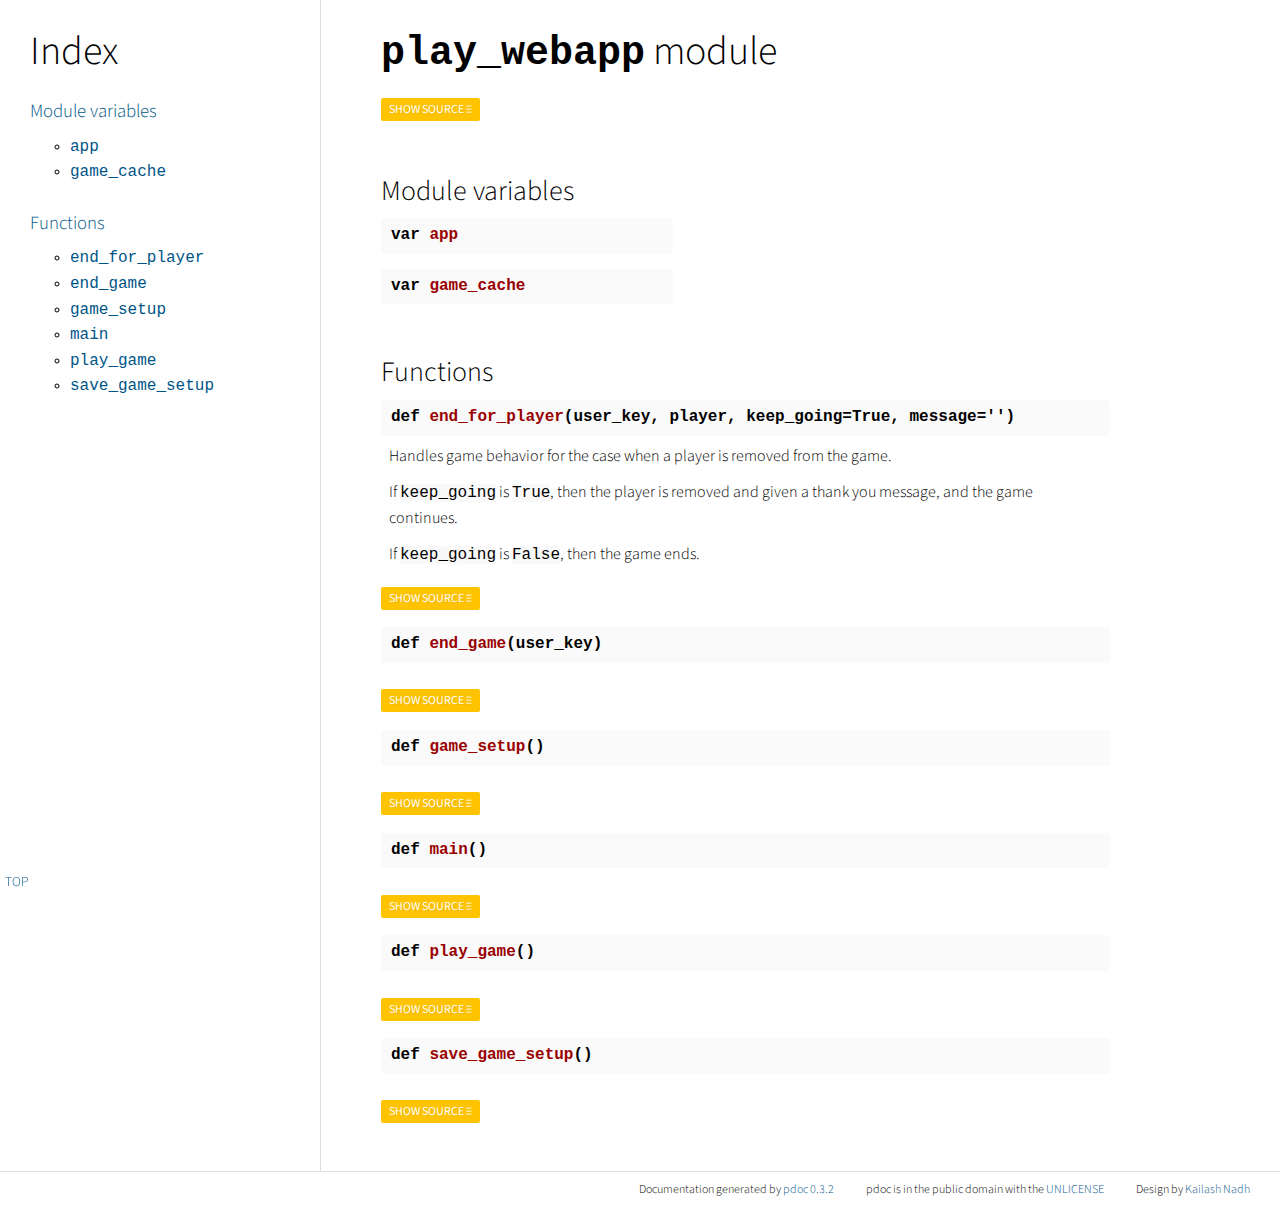
<file: docs/play_webapp.m.html>
<!doctype html>
<head>
  <meta http-equiv="Content-Type" content="text/html; charset=utf-8" />
  <meta name="viewport" content="width=device-width, initial-scale=1, minimum-scale=1" />

    <title>play_webapp API documentation</title>
    <meta name="description" content="" />

  <link href='http://fonts.googleapis.com/css?family=Source+Sans+Pro:400,300' rel='stylesheet' type='text/css'>
  
  <style type="text/css">
  
* {
  box-sizing: border-box;
}
/*! normalize.css v1.1.1 | MIT License | git.io/normalize */

/* ==========================================================================
   HTML5 display definitions
   ========================================================================== */

/**
 * Correct `block` display not defined in IE 6/7/8/9 and Firefox 3.
 */

article,
aside,
details,
figcaption,
figure,
footer,
header,
hgroup,
main,
nav,
section,
summary {
    display: block;
}

/**
 * Correct `inline-block` display not defined in IE 6/7/8/9 and Firefox 3.
 */

audio,
canvas,
video {
    display: inline-block;
    *display: inline;
    *zoom: 1;
}

/**
 * Prevent modern browsers from displaying `audio` without controls.
 * Remove excess height in iOS 5 devices.
 */

audio:not([controls]) {
    display: none;
    height: 0;
}

/**
 * Address styling not present in IE 7/8/9, Firefox 3, and Safari 4.
 * Known issue: no IE 6 support.
 */

[hidden] {
    display: none;
}

/* ==========================================================================
   Base
   ========================================================================== */

/**
 * 1. Prevent system color scheme's background color being used in Firefox, IE,
 *    and Opera.
 * 2. Prevent system color scheme's text color being used in Firefox, IE, and
 *    Opera.
 * 3. Correct text resizing oddly in IE 6/7 when body `font-size` is set using
 *    `em` units.
 * 4. Prevent iOS text size adjust after orientation change, without disabling
 *    user zoom.
 */

html {
    background: #fff; /* 1 */
    color: #000; /* 2 */
    font-size: 100%; /* 3 */
    -webkit-text-size-adjust: 100%; /* 4 */
    -ms-text-size-adjust: 100%; /* 4 */
}

/**
 * Address `font-family` inconsistency between `textarea` and other form
 * elements.
 */

html,
button,
input,
select,
textarea {
    font-family: sans-serif;
}

/**
 * Address margins handled incorrectly in IE 6/7.
 */

body {
    margin: 0;
}

/* ==========================================================================
   Links
   ========================================================================== */

/**
 * Address `outline` inconsistency between Chrome and other browsers.
 */

a:focus {
    outline: thin dotted;
}

/**
 * Improve readability when focused and also mouse hovered in all browsers.
 */

a:active,
a:hover {
    outline: 0;
}

/* ==========================================================================
   Typography
   ========================================================================== */

/**
 * Address font sizes and margins set differently in IE 6/7.
 * Address font sizes within `section` and `article` in Firefox 4+, Safari 5,
 * and Chrome.
 */

h1 {
    font-size: 2em;
    margin: 0.67em 0;
}

h2 {
    font-size: 1.5em;
    margin: 0.83em 0;
}

h3 {
    font-size: 1.17em;
    margin: 1em 0;
}

h4 {
    font-size: 1em;
    margin: 1.33em 0;
}

h5 {
    font-size: 0.83em;
    margin: 1.67em 0;
}

h6 {
    font-size: 0.67em;
    margin: 2.33em 0;
}

/**
 * Address styling not present in IE 7/8/9, Safari 5, and Chrome.
 */

abbr[title] {
    border-bottom: 1px dotted;
}

/**
 * Address style set to `bolder` in Firefox 3+, Safari 4/5, and Chrome.
 */

b,
strong {
    font-weight: bold;
}

blockquote {
    margin: 1em 40px;
}

/**
 * Address styling not present in Safari 5 and Chrome.
 */

dfn {
    font-style: italic;
}

/**
 * Address differences between Firefox and other browsers.
 * Known issue: no IE 6/7 normalization.
 */

hr {
    -moz-box-sizing: content-box;
    box-sizing: content-box;
    height: 0;
}

/**
 * Address styling not present in IE 6/7/8/9.
 */

mark {
    background: #ff0;
    color: #000;
}

/**
 * Address margins set differently in IE 6/7.
 */

p,
pre {
    margin: 1em 0;
}

/**
 * Correct font family set oddly in IE 6, Safari 4/5, and Chrome.
 */

code,
kbd,
pre,
samp {
    font-family: monospace, serif;
    _font-family: 'courier new', monospace;
    font-size: 1em;
}

/**
 * Improve readability of pre-formatted text in all browsers.
 */

pre {
    white-space: pre;
    white-space: pre-wrap;
    word-wrap: break-word;
}

/**
 * Address CSS quotes not supported in IE 6/7.
 */

q {
    quotes: none;
}

/**
 * Address `quotes` property not supported in Safari 4.
 */

q:before,
q:after {
    content: '';
    content: none;
}

/**
 * Address inconsistent and variable font size in all browsers.
 */

small {
    font-size: 80%;
}

/**
 * Prevent `sub` and `sup` affecting `line-height` in all browsers.
 */

sub,
sup {
    font-size: 75%;
    line-height: 0;
    position: relative;
    vertical-align: baseline;
}

sup {
    top: -0.5em;
}

sub {
    bottom: -0.25em;
}

/* ==========================================================================
   Lists
   ========================================================================== */

/**
 * Address margins set differently in IE 6/7.
 */

dl,
menu,
ol,
ul {
    margin: 1em 0;
}

dd {
    margin: 0 0 0 40px;
}

/**
 * Address paddings set differently in IE 6/7.
 */

menu,
ol,
ul {
    padding: 0 0 0 40px;
}

/**
 * Correct list images handled incorrectly in IE 7.
 */

nav ul,
nav ol {
    list-style: none;
    list-style-image: none;
}

/* ==========================================================================
   Embedded content
   ========================================================================== */

/**
 * 1. Remove border when inside `a` element in IE 6/7/8/9 and Firefox 3.
 * 2. Improve image quality when scaled in IE 7.
 */

img {
    border: 0; /* 1 */
    -ms-interpolation-mode: bicubic; /* 2 */
}

/**
 * Correct overflow displayed oddly in IE 9.
 */

svg:not(:root) {
    overflow: hidden;
}

/* ==========================================================================
   Figures
   ========================================================================== */

/**
 * Address margin not present in IE 6/7/8/9, Safari 5, and Opera 11.
 */

figure {
    margin: 0;
}

/* ==========================================================================
   Forms
   ========================================================================== */

/**
 * Correct margin displayed oddly in IE 6/7.
 */

form {
    margin: 0;
}

/**
 * Define consistent border, margin, and padding.
 */

fieldset {
    border: 1px solid #c0c0c0;
    margin: 0 2px;
    padding: 0.35em 0.625em 0.75em;
}

/**
 * 1. Correct color not being inherited in IE 6/7/8/9.
 * 2. Correct text not wrapping in Firefox 3.
 * 3. Correct alignment displayed oddly in IE 6/7.
 */

legend {
    border: 0; /* 1 */
    padding: 0;
    white-space: normal; /* 2 */
    *margin-left: -7px; /* 3 */
}

/**
 * 1. Correct font size not being inherited in all browsers.
 * 2. Address margins set differently in IE 6/7, Firefox 3+, Safari 5,
 *    and Chrome.
 * 3. Improve appearance and consistency in all browsers.
 */

button,
input,
select,
textarea {
    font-size: 100%; /* 1 */
    margin: 0; /* 2 */
    vertical-align: baseline; /* 3 */
    *vertical-align: middle; /* 3 */
}

/**
 * Address Firefox 3+ setting `line-height` on `input` using `!important` in
 * the UA stylesheet.
 */

button,
input {
    line-height: normal;
}

/**
 * Address inconsistent `text-transform` inheritance for `button` and `select`.
 * All other form control elements do not inherit `text-transform` values.
 * Correct `button` style inheritance in Chrome, Safari 5+, and IE 6+.
 * Correct `select` style inheritance in Firefox 4+ and Opera.
 */

button,
select {
    text-transform: none;
}

/**
 * 1. Avoid the WebKit bug in Android 4.0.* where (2) destroys native `audio`
 *    and `video` controls.
 * 2. Correct inability to style clickable `input` types in iOS.
 * 3. Improve usability and consistency of cursor style between image-type
 *    `input` and others.
 * 4. Remove inner spacing in IE 7 without affecting normal text inputs.
 *    Known issue: inner spacing remains in IE 6.
 */

button,
html input[type="button"], /* 1 */
input[type="reset"],
input[type="submit"] {
    -webkit-appearance: button; /* 2 */
    cursor: pointer; /* 3 */
    *overflow: visible;  /* 4 */
}

/**
 * Re-set default cursor for disabled elements.
 */

button[disabled],
html input[disabled] {
    cursor: default;
}

/**
 * 1. Address box sizing set to content-box in IE 8/9.
 * 2. Remove excess padding in IE 8/9.
 * 3. Remove excess padding in IE 7.
 *    Known issue: excess padding remains in IE 6.
 */

input[type="checkbox"],
input[type="radio"] {
    box-sizing: border-box; /* 1 */
    padding: 0; /* 2 */
    *height: 13px; /* 3 */
    *width: 13px; /* 3 */
}

/**
 * 1. Address `appearance` set to `searchfield` in Safari 5 and Chrome.
 * 2. Address `box-sizing` set to `border-box` in Safari 5 and Chrome
 *    (include `-moz` to future-proof).
 */

input[type="search"] {
    -webkit-appearance: textfield; /* 1 */
    -moz-box-sizing: content-box;
    -webkit-box-sizing: content-box; /* 2 */
    box-sizing: content-box;
}

/**
 * Remove inner padding and search cancel button in Safari 5 and Chrome
 * on OS X.
 */

input[type="search"]::-webkit-search-cancel-button,
input[type="search"]::-webkit-search-decoration {
    -webkit-appearance: none;
}

/**
 * Remove inner padding and border in Firefox 3+.
 */

button::-moz-focus-inner,
input::-moz-focus-inner {
    border: 0;
    padding: 0;
}

/**
 * 1. Remove default vertical scrollbar in IE 6/7/8/9.
 * 2. Improve readability and alignment in all browsers.
 */

textarea {
    overflow: auto; /* 1 */
    vertical-align: top; /* 2 */
}

/* ==========================================================================
   Tables
   ========================================================================== */

/**
 * Remove most spacing between table cells.
 */

table {
    border-collapse: collapse;
    border-spacing: 0;
}

  </style>

  <style type="text/css">
  
  html, body {
    margin: 0;
    padding: 0;
    min-height: 100%;
  }
  body {
    background: #fff;
    font-family: "Source Sans Pro", "Helvetica Neueue", Helvetica, sans;
    font-weight: 300;
    font-size: 16px;
    line-height: 1.6em;
  }
  #content {
    width: 70%;
    max-width: 850px;
    float: left;
    padding: 30px 60px;
    border-left: 1px solid #ddd;
  }
  #sidebar {
    width: 25%;
    float: left;
    padding: 30px;
    overflow: hidden;
  }
  #nav {
    font-size: 130%;
    margin: 0 0 15px 0;
  }

  #top {
    display: block;
    position: fixed;
    bottom: 5px;
    left: 5px;
    font-size: .85em;
    text-transform: uppercase;
  }

  #footer {
    font-size: .75em;
    padding: 5px 30px;
    border-top: 1px solid #ddd;
    text-align: right;
  }
    #footer p {
      margin: 0 0 0 30px;
      display: inline-block;
    }

  h1, h2, h3, h4, h5 {
    font-weight: 300;
  }
  h1 {
    font-size: 2.5em;
    line-height: 1.1em;
    margin: 0 0 .50em 0;
  }

  h2 {
    font-size: 1.75em;
    margin: 1em 0 .50em 0;
  }

  h3 {
    margin: 25px 0 10px 0;
  }

  h4 {
    margin: 0;
    font-size: 105%;
  }

  a {
    color: #058;
    text-decoration: none;
    transition: color .3s ease-in-out;
  }

  a:hover {
    color: #e08524;
    transition: color .3s ease-in-out;
  }

  pre, code, .mono, .name {
    font-family: "Ubuntu Mono", "Cousine", "DejaVu Sans Mono", monospace;
  }

  .title .name {
    font-weight: bold;
  }
  .section-title {
    margin-top: 2em;
  }
  .ident {
    color: #900;
  }

  code {
    background: #f9f9f9;
  } 

  pre {
    background: #fefefe;
    border: 1px solid #ddd;
    box-shadow: 2px 2px 0 #f3f3f3;
    margin: 0 30px;
    padding: 15px 30px;
  }

  .codehilite {
    margin: 0 30px 10px 30px;
  }

    .codehilite pre {
      margin: 0;
    }
    .codehilite .err { background: #ff3300; color: #fff !important; } 

  table#module-list {
    font-size: 110%;
  }

    table#module-list tr td:first-child {
      padding-right: 10px;
      white-space: nowrap;
    }

    table#module-list td {
      vertical-align: top;
      padding-bottom: 8px;
    }

      table#module-list td p {
        margin: 0 0 7px 0;
      }

  .def {
    display: table;
  }

    .def p {
      display: table-cell;
      vertical-align: top;
      text-align: left;
    }

    .def p:first-child {
      white-space: nowrap;
    }

    .def p:last-child {
      width: 100%;
    }


  #index {
    list-style-type: none;
    margin: 0;
    padding: 0;
  }
    ul#index .class_name {
      /* font-size: 110%; */
      font-weight: bold;
    }
    #index ul {
      margin: 0;
    }

  .item {
    margin: 0 0 15px 0;
  }

    .item .class {
      margin: 0 0 25px 30px;
    }

      .item .class ul.class_list {
        margin: 0 0 20px 0;
      }

    .item .name {
      background: #fafafa;
      margin: 0;
      font-weight: bold;
      padding: 5px 10px;
      border-radius: 3px;
      display: inline-block;
      min-width: 40%;
    }
      .item .name:hover {
        background: #f6f6f6;
      }

    .item .empty_desc {
      margin: 0 0 5px 0;
      padding: 0;
    }

    .item .inheritance {
      margin: 3px 0 0 30px;
    }

    .item .inherited {
      color: #666;
    }

    .item .desc {
      padding: 0 8px;
      margin: 0;
    }

      .item .desc p {
        margin: 0 0 10px 0;
      }

    .source_cont {
      margin: 0;
      padding: 0;
    }

    .source_link a {
      background: #ffc300;
      font-weight: 400;
      font-size: .75em;
      text-transform: uppercase;
      color: #fff;
      text-shadow: 1px 1px 0 #f4b700;
      
      padding: 3px 8px;
      border-radius: 2px;
      transition: background .3s ease-in-out;
    }
      .source_link a:hover {
        background: #FF7200;
        text-shadow: none;
        transition: background .3s ease-in-out;
      }

    .source {
      display: none;
      max-height: 600px;
      overflow-y: scroll;
      margin-bottom: 15px;
    }

      .source .codehilite {
        margin: 0;
      }

  .desc h1, .desc h2, .desc h3 {
    font-size: 100% !important;
  }
  .clear {
    clear: both;
  }

  @media all and (max-width: 950px) {
    #sidebar {
      width: 35%;
    }
    #content {
      width: 65%;
    }
  }
  @media all and (max-width: 650px) {
    #top {
      display: none;
    }
    #sidebar {
      float: none;
      width: auto;
    }
    #content {
      float: none;
      width: auto;
      padding: 30px;
    }

    #index ul {
      padding: 0;
      margin-bottom: 15px;
    }
    #index ul li {
      display: inline-block;
      margin-right: 30px;
    }
    #footer {
      text-align: left;
    }
    #footer p {
      display: block;
      margin: inherit;
    }
  }

  /*****************************/

  </style>

  <style type="text/css">
  .codehilite .hll { background-color: #ffffcc }
.codehilite  { background: #f8f8f8; }
.codehilite .c { color: #408080; font-style: italic } /* Comment */
.codehilite .err { border: 1px solid #FF0000 } /* Error */
.codehilite .k { color: #008000; font-weight: bold } /* Keyword */
.codehilite .o { color: #666666 } /* Operator */
.codehilite .ch { color: #408080; font-style: italic } /* Comment.Hashbang */
.codehilite .cm { color: #408080; font-style: italic } /* Comment.Multiline */
.codehilite .cp { color: #BC7A00 } /* Comment.Preproc */
.codehilite .cpf { color: #408080; font-style: italic } /* Comment.PreprocFile */
.codehilite .c1 { color: #408080; font-style: italic } /* Comment.Single */
.codehilite .cs { color: #408080; font-style: italic } /* Comment.Special */
.codehilite .gd { color: #A00000 } /* Generic.Deleted */
.codehilite .ge { font-style: italic } /* Generic.Emph */
.codehilite .gr { color: #FF0000 } /* Generic.Error */
.codehilite .gh { color: #000080; font-weight: bold } /* Generic.Heading */
.codehilite .gi { color: #00A000 } /* Generic.Inserted */
.codehilite .go { color: #888888 } /* Generic.Output */
.codehilite .gp { color: #000080; font-weight: bold } /* Generic.Prompt */
.codehilite .gs { font-weight: bold } /* Generic.Strong */
.codehilite .gu { color: #800080; font-weight: bold } /* Generic.Subheading */
.codehilite .gt { color: #0044DD } /* Generic.Traceback */
.codehilite .kc { color: #008000; font-weight: bold } /* Keyword.Constant */
.codehilite .kd { color: #008000; font-weight: bold } /* Keyword.Declaration */
.codehilite .kn { color: #008000; font-weight: bold } /* Keyword.Namespace */
.codehilite .kp { color: #008000 } /* Keyword.Pseudo */
.codehilite .kr { color: #008000; font-weight: bold } /* Keyword.Reserved */
.codehilite .kt { color: #B00040 } /* Keyword.Type */
.codehilite .m { color: #666666 } /* Literal.Number */
.codehilite .s { color: #BA2121 } /* Literal.String */
.codehilite .na { color: #7D9029 } /* Name.Attribute */
.codehilite .nb { color: #008000 } /* Name.Builtin */
.codehilite .nc { color: #0000FF; font-weight: bold } /* Name.Class */
.codehilite .no { color: #880000 } /* Name.Constant */
.codehilite .nd { color: #AA22FF } /* Name.Decorator */
.codehilite .ni { color: #999999; font-weight: bold } /* Name.Entity */
.codehilite .ne { color: #D2413A; font-weight: bold } /* Name.Exception */
.codehilite .nf { color: #0000FF } /* Name.Function */
.codehilite .nl { color: #A0A000 } /* Name.Label */
.codehilite .nn { color: #0000FF; font-weight: bold } /* Name.Namespace */
.codehilite .nt { color: #008000; font-weight: bold } /* Name.Tag */
.codehilite .nv { color: #19177C } /* Name.Variable */
.codehilite .ow { color: #AA22FF; font-weight: bold } /* Operator.Word */
.codehilite .w { color: #bbbbbb } /* Text.Whitespace */
.codehilite .mb { color: #666666 } /* Literal.Number.Bin */
.codehilite .mf { color: #666666 } /* Literal.Number.Float */
.codehilite .mh { color: #666666 } /* Literal.Number.Hex */
.codehilite .mi { color: #666666 } /* Literal.Number.Integer */
.codehilite .mo { color: #666666 } /* Literal.Number.Oct */
.codehilite .sa { color: #BA2121 } /* Literal.String.Affix */
.codehilite .sb { color: #BA2121 } /* Literal.String.Backtick */
.codehilite .sc { color: #BA2121 } /* Literal.String.Char */
.codehilite .dl { color: #BA2121 } /* Literal.String.Delimiter */
.codehilite .sd { color: #BA2121; font-style: italic } /* Literal.String.Doc */
.codehilite .s2 { color: #BA2121 } /* Literal.String.Double */
.codehilite .se { color: #BB6622; font-weight: bold } /* Literal.String.Escape */
.codehilite .sh { color: #BA2121 } /* Literal.String.Heredoc */
.codehilite .si { color: #BB6688; font-weight: bold } /* Literal.String.Interpol */
.codehilite .sx { color: #008000 } /* Literal.String.Other */
.codehilite .sr { color: #BB6688 } /* Literal.String.Regex */
.codehilite .s1 { color: #BA2121 } /* Literal.String.Single */
.codehilite .ss { color: #19177C } /* Literal.String.Symbol */
.codehilite .bp { color: #008000 } /* Name.Builtin.Pseudo */
.codehilite .fm { color: #0000FF } /* Name.Function.Magic */
.codehilite .vc { color: #19177C } /* Name.Variable.Class */
.codehilite .vg { color: #19177C } /* Name.Variable.Global */
.codehilite .vi { color: #19177C } /* Name.Variable.Instance */
.codehilite .vm { color: #19177C } /* Name.Variable.Magic */
.codehilite .il { color: #666666 } /* Literal.Number.Integer.Long */
  </style>

  <style type="text/css">
  
/* ==========================================================================
   EXAMPLE Media Queries for Responsive Design.
   These examples override the primary ('mobile first') styles.
   Modify as content requires.
   ========================================================================== */

@media only screen and (min-width: 35em) {
    /* Style adjustments for viewports that meet the condition */
}

@media print,
       (-o-min-device-pixel-ratio: 5/4),
       (-webkit-min-device-pixel-ratio: 1.25),
       (min-resolution: 120dpi) {
    /* Style adjustments for high resolution devices */
}

/* ==========================================================================
   Print styles.
   Inlined to avoid required HTTP connection: h5bp.com/r
   ========================================================================== */

@media print {
    * {
        background: transparent !important;
        color: #000 !important; /* Black prints faster: h5bp.com/s */
        box-shadow: none !important;
        text-shadow: none !important;
    }

    a,
    a:visited {
        text-decoration: underline;
    }

    a[href]:after {
        content: " (" attr(href) ")";
    }

    abbr[title]:after {
        content: " (" attr(title) ")";
    }

    /*
     * Don't show links for images, or javascript/internal links
     */

    .ir a:after,
    a[href^="javascript:"]:after,
    a[href^="#"]:after {
        content: "";
    }

    pre,
    blockquote {
        border: 1px solid #999;
        page-break-inside: avoid;
    }

    thead {
        display: table-header-group; /* h5bp.com/t */
    }

    tr,
    img {
        page-break-inside: avoid;
    }

    img {
        max-width: 100% !important;
    }

    @page {
        margin: 0.5cm;
    }

    p,
    h2,
    h3 {
        orphans: 3;
        widows: 3;
    }

    h2,
    h3 {
        page-break-after: avoid;
    }
}

  </style>

  <script type="text/javascript">
  function toggle(id, $link) {
    $node = document.getElementById(id);
    if (!$node)
    return;
    if (!$node.style.display || $node.style.display == 'none') {
    $node.style.display = 'block';
    $link.innerHTML = 'Hide source &nequiv;';
    } else {
    $node.style.display = 'none';
    $link.innerHTML = 'Show source &equiv;';
    }
  }
  </script>
</head>
<body>
<a href="#" id="top">Top</a>

<div id="container">
    
  
  <div id="sidebar">
    <h1>Index</h1>
    <ul id="index">
    <li class="set"><h3><a href="#header-variables">Module variables</a></h3>
      
  <ul>
    <li class="mono"><a href="#play_webapp.app">app</a></li>
    <li class="mono"><a href="#play_webapp.game_cache">game_cache</a></li>
  </ul>

    </li>

    <li class="set"><h3><a href="#header-functions">Functions</a></h3>
      
  <ul>
    <li class="mono"><a href="#play_webapp.end_for_player">end_for_player</a></li>
    <li class="mono"><a href="#play_webapp.end_game">end_game</a></li>
    <li class="mono"><a href="#play_webapp.game_setup">game_setup</a></li>
    <li class="mono"><a href="#play_webapp.main">main</a></li>
    <li class="mono"><a href="#play_webapp.play_game">play_game</a></li>
    <li class="mono"><a href="#play_webapp.save_game_setup">save_game_setup</a></li>
  </ul>

    </li>


    </ul>
  </div>

    <article id="content">
      
  

  


  <header id="section-intro">
  <h1 class="title"><span class="name">play_webapp</span> module</h1>
  
  
  <p class="source_link"><a href="javascript:void(0);" onclick="toggle('source-play_webapp', this);">Show source &equiv;</a></p>
  <div id="source-play_webapp" class="source">
    <div class="codehilite"><pre><span></span><span class="c1"># encoding=utf8  </span>
<span class="kn">import</span> <span class="nn">sys</span>  
<span class="nb">reload</span><span class="p">(</span><span class="n">sys</span><span class="p">)</span>  
<span class="n">sys</span><span class="o">.</span><span class="n">setdefaultencoding</span><span class="p">(</span><span class="s1">&#39;utf8&#39;</span><span class="p">)</span>
<span class="kn">from</span> <span class="nn">flask</span> <span class="kn">import</span> <span class="n">Flask</span><span class="p">,</span> <span class="n">session</span><span class="p">,</span> <span class="n">request</span><span class="p">,</span> <span class="n">render_template</span><span class="p">,</span> <span class="n">url_for</span><span class="p">,</span> <span class="n">redirect</span>
<span class="kn">import</span> <span class="nn">os</span>
<span class="kn">import</span> <span class="nn">logging</span>
<span class="kn">from</span> <span class="nn">logging.handlers</span> <span class="kn">import</span> <span class="n">RotatingFileHandler</span>
<span class="n">sys</span><span class="o">.</span><span class="n">path</span><span class="o">.</span><span class="n">insert</span><span class="p">(</span><span class="mi">0</span><span class="p">,</span> <span class="n">os</span><span class="o">.</span><span class="n">getcwd</span><span class="p">())</span>
<span class="n">sys</span><span class="o">.</span><span class="n">path</span><span class="o">.</span><span class="n">insert</span><span class="p">(</span><span class="mi">0</span><span class="p">,</span> <span class="n">os</span><span class="o">.</span><span class="n">getcwd</span><span class="p">()</span> <span class="o">+</span> <span class="s2">&quot;/resources&quot;</span><span class="p">)</span>
<span class="n">sys</span><span class="o">.</span><span class="n">path</span><span class="o">.</span><span class="n">insert</span><span class="p">(</span><span class="mi">0</span><span class="p">,</span> <span class="n">os</span><span class="o">.</span><span class="n">getcwd</span><span class="p">()</span> <span class="o">+</span> <span class="s2">&quot;/ui&quot;</span><span class="p">)</span> 
<span class="kn">from</span> <span class="nn">ClimateConversationsCore</span> <span class="kn">import</span> <span class="o">*</span>

<span class="n">app</span> <span class="o">=</span> <span class="n">Flask</span><span class="p">(</span><span class="vm">__name__</span><span class="p">)</span>

<span class="n">game_cache</span> <span class="o">=</span> <span class="p">{}</span>



<span class="nd">@app.route</span><span class="p">(</span><span class="s2">&quot;/&quot;</span><span class="p">)</span>
<span class="k">def</span> <span class="nf">main</span><span class="p">():</span>
    <span class="k">return</span> <span class="n">render_template</span><span class="p">(</span><span class="s1">&#39;index.html&#39;</span><span class="p">)</span>

<span class="nd">@app.route</span><span class="p">(</span><span class="s2">&quot;/setup&quot;</span><span class="p">)</span>
<span class="k">def</span> <span class="nf">game_setup</span><span class="p">():</span>
    <span class="k">return</span> <span class="n">render_template</span><span class="p">(</span><span class="s2">&quot;setup.html&quot;</span><span class="p">)</span>

<span class="nd">@app.route</span><span class="p">(</span><span class="s2">&quot;/setup/save&quot;</span><span class="p">,</span> <span class="n">methods</span><span class="o">=</span><span class="p">[</span><span class="s1">&#39;POST&#39;</span><span class="p">])</span>
<span class="k">def</span> <span class="nf">save_game_setup</span><span class="p">():</span>
    <span class="k">global</span> <span class="n">game_cache</span>
    <span class="n">form_data</span> <span class="o">=</span> <span class="n">request</span><span class="o">.</span><span class="n">form</span>
    <span class="n">n_rounds</span> <span class="o">=</span> <span class="nb">int</span><span class="p">(</span><span class="n">form_data</span><span class="o">.</span><span class="n">get</span><span class="p">(</span><span class="s2">&quot;num_rounds&quot;</span><span class="p">))</span>
    <span class="n">app</span><span class="o">.</span><span class="n">logger</span><span class="o">.</span><span class="n">info</span><span class="p">(</span><span class="s2">&quot;Saved n_rounds: </span><span class="si">%d</span><span class="s2">&quot;</span> <span class="o">%</span> <span class="n">n_rounds</span><span class="p">)</span>
    <span class="n">players</span> <span class="o">=</span> <span class="p">[]</span>

    <span class="c1"># TODO remove this hardcoding!!</span>
    <span class="n">p1_name</span> <span class="o">=</span> <span class="n">form_data</span><span class="o">.</span><span class="n">get</span><span class="p">(</span><span class="s2">&quot;name-p1&quot;</span><span class="p">)</span>
    <span class="n">p1_byear</span> <span class="o">=</span> <span class="nb">int</span><span class="p">(</span><span class="n">form_data</span><span class="o">.</span><span class="n">get</span><span class="p">(</span><span class="s2">&quot;birthyear-p1&quot;</span><span class="p">))</span>
    <span class="n">p1</span> <span class="o">=</span> <span class="n">Player</span><span class="p">(</span><span class="n">p1_name</span><span class="p">,</span> <span class="n">p1_byear</span><span class="p">)</span>
    <span class="n">players</span><span class="o">.</span><span class="n">append</span><span class="p">(</span><span class="n">p1</span><span class="p">)</span>

    <span class="n">p2_name</span> <span class="o">=</span> <span class="n">form_data</span><span class="o">.</span><span class="n">get</span><span class="p">(</span><span class="s2">&quot;name-p2&quot;</span><span class="p">)</span>
    <span class="n">p2_byear</span> <span class="o">=</span> <span class="n">form_data</span><span class="o">.</span><span class="n">get</span><span class="p">(</span><span class="s2">&quot;birthyear-p2&quot;</span><span class="p">)</span>
    <span class="k">if</span> <span class="n">p2_name</span><span class="p">:</span>
        <span class="n">p2_byear</span> <span class="o">=</span> <span class="nb">int</span><span class="p">(</span><span class="n">p2_byear</span><span class="p">)</span>
        <span class="n">p2</span> <span class="o">=</span> <span class="n">Player</span><span class="p">(</span><span class="n">p2_name</span><span class="p">,</span> <span class="n">p2_byear</span><span class="p">)</span>
        <span class="n">players</span><span class="o">.</span><span class="n">append</span><span class="p">(</span><span class="n">p2</span><span class="p">)</span>
    <span class="k">else</span><span class="p">:</span>
        <span class="k">pass</span>

    <span class="n">p3_name</span> <span class="o">=</span> <span class="n">form_data</span><span class="o">.</span><span class="n">get</span><span class="p">(</span><span class="s2">&quot;name-p3&quot;</span><span class="p">)</span>
    <span class="n">p3_byear</span> <span class="o">=</span> <span class="n">form_data</span><span class="o">.</span><span class="n">get</span><span class="p">(</span><span class="s2">&quot;birthyear-p3&quot;</span><span class="p">)</span>
    <span class="k">if</span> <span class="n">p3_name</span><span class="p">:</span>
        <span class="n">p3_byear</span> <span class="o">=</span> <span class="nb">int</span><span class="p">(</span><span class="n">p3_byear</span><span class="p">)</span>
        <span class="n">p3</span> <span class="o">=</span> <span class="n">Player</span><span class="p">(</span><span class="n">p3_name</span><span class="p">,</span> <span class="n">p3_byear</span><span class="p">)</span>
        <span class="n">players</span><span class="o">.</span><span class="n">append</span><span class="p">(</span><span class="n">p3</span><span class="p">)</span>
    <span class="k">else</span><span class="p">:</span>
        <span class="k">pass</span>

    <span class="n">p4_name</span> <span class="o">=</span> <span class="n">form_data</span><span class="o">.</span><span class="n">get</span><span class="p">(</span><span class="s2">&quot;name-p4&quot;</span><span class="p">)</span>
    <span class="n">p4_byear</span> <span class="o">=</span> <span class="n">form_data</span><span class="o">.</span><span class="n">get</span><span class="p">(</span><span class="s2">&quot;birthyear-p4&quot;</span><span class="p">)</span>
    <span class="k">if</span> <span class="n">p4_name</span><span class="p">:</span>
        <span class="n">p4_byear</span> <span class="o">=</span> <span class="nb">int</span><span class="p">(</span><span class="n">p4_byear</span><span class="p">)</span>
        <span class="n">p4</span> <span class="o">=</span> <span class="n">Player</span><span class="p">(</span><span class="n">p4_name</span><span class="p">,</span> <span class="n">p4_byear</span><span class="p">)</span>
        <span class="n">players</span><span class="o">.</span><span class="n">append</span><span class="p">(</span><span class="n">p4</span><span class="p">)</span>
    <span class="k">else</span><span class="p">:</span>
        <span class="k">pass</span>

    <span class="n">p5_name</span> <span class="o">=</span> <span class="n">form_data</span><span class="o">.</span><span class="n">get</span><span class="p">(</span><span class="s2">&quot;name-p5&quot;</span><span class="p">)</span>
    <span class="n">p5_byear</span> <span class="o">=</span> <span class="n">form_data</span><span class="o">.</span><span class="n">get</span><span class="p">(</span><span class="s2">&quot;birthyear-p5&quot;</span><span class="p">)</span>
    <span class="k">if</span> <span class="n">p5_name</span><span class="p">:</span>
        <span class="n">p5_byear</span> <span class="o">=</span> <span class="nb">int</span><span class="p">(</span><span class="n">p5_byear</span><span class="p">)</span>
        <span class="n">p5</span> <span class="o">=</span> <span class="n">Player</span><span class="p">(</span><span class="n">p5_name</span><span class="p">,</span> <span class="n">p5_byear</span><span class="p">)</span>
        <span class="n">players</span><span class="o">.</span><span class="n">append</span><span class="p">(</span><span class="n">p5</span><span class="p">)</span>
    <span class="k">else</span><span class="p">:</span>
        <span class="k">pass</span>

    <span class="n">p6_name</span> <span class="o">=</span> <span class="n">form_data</span><span class="o">.</span><span class="n">get</span><span class="p">(</span><span class="s2">&quot;name-p6&quot;</span><span class="p">)</span>
    <span class="n">p6_byear</span> <span class="o">=</span> <span class="n">form_data</span><span class="o">.</span><span class="n">get</span><span class="p">(</span><span class="s2">&quot;birthyear-p6&quot;</span><span class="p">)</span>
    <span class="k">if</span> <span class="n">p6_name</span><span class="p">:</span>
        <span class="n">p6_byear</span> <span class="o">=</span> <span class="nb">int</span><span class="p">(</span><span class="n">p6_byear</span><span class="p">)</span>
        <span class="n">p6</span> <span class="o">=</span> <span class="n">Player</span><span class="p">(</span><span class="n">p6_name</span><span class="p">,</span> <span class="n">p6_byear</span><span class="p">)</span>
        <span class="n">players</span><span class="o">.</span><span class="n">append</span><span class="p">(</span><span class="n">p6</span><span class="p">)</span>
    <span class="k">else</span><span class="p">:</span>
        <span class="k">pass</span>

    <span class="c1"># The code below uses the same session key if they&#39;ve played before</span>
    <span class="c1"># HOWEVER, this is not what we want. We should start a new session if</span>
    <span class="c1"># the user starts a new round. In the future if we did this more </span>
    <span class="c1"># intelligently, it would be nice to save the questions they got previously</span>
    <span class="c1"># so they didn&#39;t get the same questions in a new round. Removing for now.</span>
    <span class="c1"># try:</span>
    <span class="c1">#     user_key = session[&#39;user_key&#39;]</span>
    <span class="c1"># except:</span>
    <span class="c1">#     user_key = os.urandom(24)</span>
    <span class="c1">#     session[&#39;user_key&#39;] = user_key  </span>

    <span class="n">player_string</span> <span class="o">=</span> <span class="s2">&quot;</span><span class="se">\n</span><span class="s2">&quot;</span><span class="o">.</span><span class="n">join</span><span class="p">([</span><span class="nb">str</span><span class="p">(</span><span class="n">p</span><span class="p">)</span> <span class="k">for</span> <span class="n">p</span> <span class="ow">in</span> <span class="n">players</span><span class="p">])</span>
    <span class="n">app</span><span class="o">.</span><span class="n">logger</span><span class="o">.</span><span class="n">info</span><span class="p">(</span><span class="s2">&quot;Added players: </span><span class="se">\n</span><span class="si">%s</span><span class="s2">&quot;</span> <span class="o">%</span> <span class="n">player_string</span><span class="p">)</span>

    <span class="n">user_key</span> <span class="o">=</span> <span class="n">os</span><span class="o">.</span><span class="n">urandom</span><span class="p">(</span><span class="mi">24</span><span class="p">)</span>
    <span class="n">app</span><span class="o">.</span><span class="n">logger</span><span class="o">.</span><span class="n">info</span><span class="p">(</span><span class="s2">&quot;Assigned session key: </span><span class="si">%s</span><span class="s2">&quot;</span> <span class="o">%</span> <span class="n">user_key</span><span class="p">)</span>
    <span class="n">session</span><span class="p">[</span><span class="s1">&#39;user_key&#39;</span><span class="p">]</span> <span class="o">=</span> <span class="n">user_key</span>  <span class="c1"># players</span>

    <span class="n">convo</span> <span class="o">=</span> <span class="n">Conversation</span><span class="p">(</span><span class="n">n_rounds</span> <span class="o">=</span> <span class="n">n_rounds</span><span class="p">,</span> <span class="n">players</span><span class="o">=</span><span class="n">players</span><span class="p">,</span>
                         <span class="n">gdrive_key</span><span class="o">=</span><span class="s2">&quot;1fiI18O4inR-Pm7XFnFitCrbfoGjXpZX_D_On348y4j8&quot;</span><span class="p">)</span> 
                         <span class="c1">#gdrive_key=&quot;183SABhCyJmVheVwu_1rWzY7jOjvtyfbmG58ow321a3g&quot;) # Original set of 70ish questions</span>
                         <span class="c1">#events_file=&quot;data/firstHistoricClimateEvents.xlsx&quot;) # Locally stored copy</span>
    <span class="n">game_cache</span><span class="p">[</span><span class="n">user_key</span><span class="p">]</span> <span class="o">=</span> <span class="n">convo</span>

    <span class="k">return</span> <span class="n">redirect</span><span class="p">(</span><span class="s2">&quot;/play&quot;</span><span class="p">,</span> <span class="n">code</span><span class="o">=</span><span class="mi">302</span><span class="p">)</span>


<span class="nd">@app.route</span><span class="p">(</span><span class="s2">&quot;/play&quot;</span><span class="p">)</span>
<span class="k">def</span> <span class="nf">play_game</span><span class="p">():</span>
    <span class="k">global</span> <span class="n">game_cache</span>
    <span class="n">app</span><span class="o">.</span><span class="n">logger</span><span class="o">.</span><span class="n">info</span><span class="p">(</span><span class="s2">&quot;Loading convo from cache&quot;</span><span class="p">)</span>
    <span class="n">user_key</span> <span class="o">=</span> <span class="n">session</span><span class="p">[</span><span class="s1">&#39;user_key&#39;</span><span class="p">]</span>
    <span class="n">convo</span> <span class="o">=</span> <span class="n">game_cache</span><span class="o">.</span><span class="n">get</span><span class="p">(</span><span class="n">user_key</span><span class="p">)</span>
    <span class="n">app</span><span class="o">.</span><span class="n">logger</span><span class="o">.</span><span class="n">info</span><span class="p">(</span><span class="s2">&quot;Successfully retrieved conversation&quot;</span><span class="p">)</span>

    <span class="c1"># Case: The game is out of rounds and/or questions</span>
    <span class="k">if</span> <span class="ow">not</span> <span class="n">convo</span><span class="o">.</span><span class="n">game_is_active</span><span class="p">():</span>
        <span class="n">app</span><span class="o">.</span><span class="n">logger</span><span class="o">.</span><span class="n">info</span><span class="p">(</span><span class="s2">&quot;Game returned False for convo.game_is_active(). Ending the game.&quot;</span><span class="p">)</span>
        <span class="k">return</span> <span class="n">end_game</span><span class="p">(</span><span class="n">user_key</span><span class="p">)</span> 

    <span class="n">player</span> <span class="o">=</span> <span class="n">convo</span><span class="o">.</span><span class="n">get_current_player</span><span class="p">()</span>
    <span class="n">app</span><span class="o">.</span><span class="n">logger</span><span class="o">.</span><span class="n">info</span><span class="p">(</span><span class="s2">&quot;Asked the game for a player, got: </span><span class="si">%s</span><span class="s2">&quot;</span> <span class="o">%</span> <span class="nb">str</span><span class="p">(</span><span class="n">player</span><span class="p">))</span>

    <span class="c1"># Case: Game returned &#39;None&#39; for the player.</span>
    <span class="c1">#       This usually means that we ran out of rounds, so we end.</span>
    <span class="k">if</span> <span class="n">player</span> <span class="ow">is</span> <span class="bp">None</span><span class="p">:</span>
        <span class="n">app</span><span class="o">.</span><span class="n">logger</span><span class="o">.</span><span class="n">info</span><span class="p">(</span><span class="s2">&quot;No player returned, although the game was still active. Ending the game.&quot;</span><span class="p">)</span>
        <span class="k">return</span> <span class="n">end_game</span><span class="p">(</span><span class="n">user_key</span><span class="p">)</span>

    <span class="k">if</span> <span class="n">convo</span><span class="o">.</span><span class="n">event_is_active</span><span class="p">():</span>
        <span class="n">e_idx</span><span class="p">,</span> <span class="n">event</span> <span class="o">=</span> <span class="n">convo</span><span class="o">.</span><span class="n">current_e_idx</span><span class="p">,</span> <span class="n">convo</span><span class="o">.</span><span class="n">current_event</span>
    <span class="k">else</span><span class="p">:</span>
        <span class="n">e_idx</span><span class="p">,</span> <span class="n">event</span> <span class="o">=</span> <span class="n">convo</span><span class="o">.</span><span class="n">get_next_event</span><span class="p">(</span><span class="n">player</span><span class="p">)</span>

    <span class="c1"># Case: Game returned &#39;None&#39; for the event index.</span>
    <span class="c1">#       There are no more events left for this player.</span>
    <span class="c1">#       Currently choosing to just keep going without that player.</span>
    <span class="k">if</span> <span class="n">e_idx</span> <span class="ow">is</span> <span class="bp">None</span><span class="p">:</span>
        <span class="n">app</span><span class="o">.</span><span class="n">logger</span><span class="o">.</span><span class="n">info</span><span class="p">(</span><span class="s2">&quot;No more events available for this player. Removing player.&quot;</span><span class="p">)</span>
        <span class="k">return</span> <span class="n">end_for_player</span><span class="p">(</span><span class="n">user_key</span><span class="p">,</span> <span class="n">player</span><span class="p">,</span> <span class="n">keep_going</span><span class="o">=</span><span class="bp">True</span><span class="p">,</span> <span class="n">message</span><span class="o">=</span><span class="s2">&quot;You made it through all the questions!&quot;</span><span class="p">)</span>

    <span class="n">app</span><span class="o">.</span><span class="n">logger</span><span class="o">.</span><span class="n">info</span><span class="p">(</span><span class="s2">&quot;Got event </span><span class="si">%d</span><span class="s2">: </span><span class="si">%s</span><span class="s2">&quot;</span> <span class="o">%</span> <span class="p">(</span><span class="n">e_idx</span><span class="p">,</span> <span class="n">event</span><span class="p">))</span>
    <span class="n">question</span> <span class="o">=</span> <span class="n">convo</span><span class="o">.</span><span class="n">get_question</span><span class="p">(</span><span class="n">e_idx</span><span class="p">)</span>
    <span class="n">app</span><span class="o">.</span><span class="n">logger</span><span class="o">.</span><span class="n">info</span><span class="p">(</span><span class="s2">&quot;Got question: </span><span class="si">%s</span><span class="s2">&quot;</span> <span class="o">%</span> <span class="n">question</span><span class="p">)</span>

    <span class="c1"># Case: Game returned &#39;None&#39; for the question.</span>
    <span class="c1">#       We can increment the player and keep going.</span>
    <span class="k">if</span> <span class="n">question</span> <span class="ow">and</span> <span class="nb">str</span><span class="p">(</span><span class="n">question</span><span class="p">)</span><span class="o">.</span><span class="n">strip</span><span class="p">()</span> <span class="o">!=</span> <span class="s2">&quot;&quot;</span><span class="p">:</span>
        <span class="n">app</span><span class="o">.</span><span class="n">logger</span><span class="o">.</span><span class="n">info</span><span class="p">(</span><span class="s2">&quot;Asking a question.&quot;</span><span class="p">)</span>
        <span class="n">app</span><span class="o">.</span><span class="n">logger</span><span class="o">.</span><span class="n">info</span><span class="p">(</span><span class="s2">&quot;Player </span><span class="si">%s</span><span class="s2">, event </span><span class="si">%s</span><span class="s2">, question </span><span class="si">%s</span><span class="s2">&quot;</span> <span class="o">%</span> <span class="p">(</span><span class="n">player</span><span class="o">.</span><span class="n">name</span><span class="p">,</span> <span class="n">event</span><span class="p">,</span> <span class="n">question</span><span class="p">))</span>
        <span class="k">return</span> <span class="n">render_template</span><span class="p">(</span><span class="s2">&quot;play.html&quot;</span><span class="p">,</span> <span class="n">player_name</span><span class="o">=</span><span class="n">player</span><span class="o">.</span><span class="n">name</span><span class="p">,</span> <span class="n">event</span><span class="o">=</span><span class="n">event</span><span class="p">,</span> <span class="n">question</span><span class="o">=</span><span class="n">question</span><span class="p">,</span> <span class="n">next_button_text</span><span class="o">=</span><span class="s2">&quot;Next person&quot;</span><span class="p">,</span> <span class="n">next_button_target</span><span class="o">=</span><span class="s2">&quot;/play&quot;</span><span class="p">)</span>
    <span class="k">else</span><span class="p">:</span>
        <span class="n">app</span><span class="o">.</span><span class="n">logger</span><span class="o">.</span><span class="n">info</span><span class="p">(</span><span class="s2">&quot;Failed to ask the question&quot;</span><span class="p">)</span>
        <span class="n">incr</span> <span class="o">=</span> <span class="n">convo</span><span class="o">.</span><span class="n">increment_player</span><span class="p">()</span>
        <span class="n">app</span><span class="o">.</span><span class="n">logger</span><span class="o">.</span><span class="n">info</span><span class="p">(</span><span class="s2">&quot;Incremented player&quot;</span><span class="p">)</span>
        <span class="k">return</span> <span class="n">play_game</span><span class="p">()</span>

    <span class="k">return</span> <span class="n">render_template</span><span class="p">(</span><span class="s2">&quot;play.html&quot;</span><span class="p">,</span> <span class="n">player_name</span><span class="o">=</span><span class="n">player</span><span class="o">.</span><span class="n">name</span><span class="p">,</span> <span class="n">event</span><span class="o">=</span><span class="n">event</span><span class="p">,</span> <span class="n">question</span><span class="o">=</span><span class="n">question</span><span class="p">,</span> <span class="n">next_button_text</span><span class="o">=</span><span class="s2">&quot;Next person&quot;</span><span class="p">,</span> <span class="n">next_button_target</span><span class="o">=</span><span class="s2">&quot;/play&quot;</span><span class="p">)</span>

    <span class="c1"># Case: Successfully retrieved player, event, and question</span>
    <span class="c1">#       Display the question on the page!    </span>
    <span class="c1"># return render_template(&quot;play.html&quot;, player_name=player.name, event=event, question=question, next_button_text=&quot;Next person&quot;, next_button_target=&quot;/play&quot;)</span>

<span class="k">def</span> <span class="nf">end_for_player</span><span class="p">(</span><span class="n">user_key</span><span class="p">,</span> <span class="n">player</span><span class="p">,</span> <span class="n">keep_going</span><span class="o">=</span><span class="bp">True</span><span class="p">,</span> <span class="n">message</span><span class="o">=</span><span class="s2">&quot;&quot;</span><span class="p">):</span>
    <span class="sd">&quot;&quot;&quot;</span>
<span class="sd">    Handles game behavior for the case when a player is removed from the game.</span>

<span class="sd">    If `keep_going` is `True`, then the player is removed and given a thank you </span>
<span class="sd">    message, and the game continues.</span>

<span class="sd">    If `keep_going` is `False`, then the game ends.</span>
<span class="sd">    &quot;&quot;&quot;</span>
    <span class="k">if</span> <span class="n">keep_going</span><span class="p">:</span>
        <span class="n">convo</span> <span class="o">=</span> <span class="n">game_cache</span><span class="o">.</span><span class="n">get</span><span class="p">(</span><span class="n">user_key</span><span class="p">)</span>
        <span class="n">app</span><span class="o">.</span><span class="n">logger</span><span class="o">.</span><span class="n">info</span><span class="p">(</span><span class="s2">&quot;Successfully retrieved conversation&quot;</span><span class="p">)</span>
        <span class="n">convo</span><span class="o">.</span><span class="n">remove_player</span><span class="p">(</span><span class="n">player</span><span class="o">.</span><span class="n">name</span><span class="p">,</span> <span class="n">player</span><span class="o">.</span><span class="n">birth_year</span><span class="p">)</span>
        <span class="n">app</span><span class="o">.</span><span class="n">logger</span><span class="o">.</span><span class="n">info</span><span class="p">(</span><span class="s2">&quot;Removed player from conversation&quot;</span><span class="p">)</span>
        <span class="k">return</span> <span class="n">render_template</span><span class="p">(</span><span class="s2">&quot;play.html&quot;</span><span class="p">,</span> <span class="n">player_name</span><span class="o">=</span><span class="s2">&quot;&quot;</span><span class="p">,</span> <span class="n">question</span><span class="o">=</span><span class="s1">&#39;Thanks for playing, </span><span class="si">%s</span><span class="s1">! </span><span class="si">%s</span><span class="s1">&#39;</span> <span class="o">%</span> <span class="p">(</span><span class="n">player</span><span class="o">.</span><span class="n">name</span><span class="p">,</span> <span class="n">message</span><span class="p">),</span> <span class="n">event</span><span class="o">=</span><span class="s2">&quot;&quot;</span><span class="p">,</span> <span class="n">next_button_text</span><span class="o">=</span><span class="s2">&quot;Keep going with other players&quot;</span><span class="p">,</span> <span class="n">next_button_target</span><span class="o">=</span><span class="s2">&quot;/play&quot;</span><span class="p">)</span>
    <span class="k">else</span><span class="p">:</span>
        <span class="k">return</span> <span class="n">end_game</span><span class="p">(</span><span class="n">user_key</span><span class="p">)</span>

<span class="k">def</span> <span class="nf">end_game</span><span class="p">(</span><span class="n">user_key</span><span class="p">):</span>
    <span class="k">global</span> <span class="n">game_cache</span>
    <span class="n">game_cache</span><span class="o">.</span><span class="n">pop</span><span class="p">(</span><span class="n">user_key</span><span class="p">)</span>
    <span class="k">return</span> <span class="n">render_template</span><span class="p">(</span><span class="s2">&quot;feedback.html&quot;</span><span class="p">,</span> <span class="n">event</span><span class="o">=</span><span class="s1">&#39;Game over! Thanks for playing :)&#39;</span><span class="p">,</span> <span class="n">next_button_text</span><span class="o">=</span><span class="s2">&quot;Play again?&quot;</span><span class="p">,</span> <span class="n">next_button_target</span><span class="o">=</span><span class="s2">&quot;/setup&quot;</span><span class="p">)</span>


<span class="k">if</span> <span class="vm">__name__</span> <span class="o">==</span> <span class="s2">&quot;__main__&quot;</span><span class="p">:</span>
    <span class="n">handler</span> <span class="o">=</span> <span class="n">RotatingFileHandler</span><span class="p">(</span><span class="s1">&#39;logs/webapp.log&#39;</span><span class="p">,</span> <span class="n">maxBytes</span><span class="o">=</span><span class="mi">10000</span><span class="p">,</span> <span class="n">backupCount</span><span class="o">=</span><span class="mi">1</span><span class="p">)</span>
    <span class="n">handler</span><span class="o">.</span><span class="n">setLevel</span><span class="p">(</span><span class="n">logging</span><span class="o">.</span><span class="n">INFO</span><span class="p">)</span>
    <span class="n">formatter</span> <span class="o">=</span> <span class="n">logging</span><span class="o">.</span><span class="n">Formatter</span><span class="p">(</span> <span class="s2">&quot;</span><span class="si">%(asctime)s</span><span class="s2"> | </span><span class="si">%(pathname)s</span><span class="s2">:</span><span class="si">%(lineno)d</span><span class="s2"> | </span><span class="si">%(funcName)s</span><span class="s2"> | </span><span class="si">%(levelname)s</span><span class="s2"> | </span><span class="si">%(message)s</span><span class="s2"> &quot;</span><span class="p">)</span>
    <span class="n">handler</span><span class="o">.</span><span class="n">setFormatter</span><span class="p">(</span><span class="n">formatter</span><span class="p">)</span>
    <span class="n">app</span><span class="o">.</span><span class="n">logger</span><span class="o">.</span><span class="n">addHandler</span><span class="p">(</span><span class="n">handler</span><span class="p">)</span>
    <span class="n">app</span><span class="o">.</span><span class="n">logger</span><span class="o">.</span><span class="n">setLevel</span><span class="p">(</span><span class="n">logging</span><span class="o">.</span><span class="n">INFO</span><span class="p">)</span>
    <span class="n">app</span><span class="o">.</span><span class="n">secret_key</span> <span class="o">=</span> <span class="n">os</span><span class="o">.</span><span class="n">urandom</span><span class="p">(</span><span class="mi">32</span><span class="p">)</span>
    <span class="n">app</span><span class="o">.</span><span class="n">run</span><span class="p">(</span><span class="n">debug</span><span class="o">=</span><span class="bp">True</span><span class="p">)</span>
</pre></div>

  </div>

  </header>

  <section id="section-items">
    <h2 class="section-title" id="header-variables">Module variables</h2>
      <div class="item">
      <p id="play_webapp.app" class="name">var <span class="ident">app</span></p>
      
  
  <div class="source_cont">
</div>

      </div>
      <div class="item">
      <p id="play_webapp.game_cache" class="name">var <span class="ident">game_cache</span></p>
      
  
  <div class="source_cont">
</div>

      </div>

    <h2 class="section-title" id="header-functions">Functions</h2>
      
  <div class="item">
    <div class="name def" id="play_webapp.end_for_player">
    <p>def <span class="ident">end_for_player</span>(</p><p>user_key, player, keep_going=True, message=&#39;&#39;)</p>
    </div>
    

    
  
    <div class="desc"><p>Handles game behavior for the case when a player is removed from the game.</p>
<p>If <code>keep_going</code> is <code>True</code>, then the player is removed and given a thank you 
message, and the game continues.</p>
<p>If <code>keep_going</code> is <code>False</code>, then the game ends.</p></div>
  <div class="source_cont">
  <p class="source_link"><a href="javascript:void(0);" onclick="toggle('source-play_webapp.end_for_player', this);">Show source &equiv;</a></p>
  <div id="source-play_webapp.end_for_player" class="source">
    <div class="codehilite"><pre><span></span><span class="k">def</span> <span class="nf">end_for_player</span><span class="p">(</span><span class="n">user_key</span><span class="p">,</span> <span class="n">player</span><span class="p">,</span> <span class="n">keep_going</span><span class="o">=</span><span class="bp">True</span><span class="p">,</span> <span class="n">message</span><span class="o">=</span><span class="s2">&quot;&quot;</span><span class="p">):</span>
    <span class="sd">&quot;&quot;&quot;</span>
<span class="sd">    Handles game behavior for the case when a player is removed from the game.</span>

<span class="sd">    If `keep_going` is `True`, then the player is removed and given a thank you </span>
<span class="sd">    message, and the game continues.</span>

<span class="sd">    If `keep_going` is `False`, then the game ends.</span>
<span class="sd">    &quot;&quot;&quot;</span>
    <span class="k">if</span> <span class="n">keep_going</span><span class="p">:</span>
        <span class="n">convo</span> <span class="o">=</span> <span class="n">game_cache</span><span class="o">.</span><span class="n">get</span><span class="p">(</span><span class="n">user_key</span><span class="p">)</span>
        <span class="n">app</span><span class="o">.</span><span class="n">logger</span><span class="o">.</span><span class="n">info</span><span class="p">(</span><span class="s2">&quot;Successfully retrieved conversation&quot;</span><span class="p">)</span>
        <span class="n">convo</span><span class="o">.</span><span class="n">remove_player</span><span class="p">(</span><span class="n">player</span><span class="o">.</span><span class="n">name</span><span class="p">,</span> <span class="n">player</span><span class="o">.</span><span class="n">birth_year</span><span class="p">)</span>
        <span class="n">app</span><span class="o">.</span><span class="n">logger</span><span class="o">.</span><span class="n">info</span><span class="p">(</span><span class="s2">&quot;Removed player from conversation&quot;</span><span class="p">)</span>
        <span class="k">return</span> <span class="n">render_template</span><span class="p">(</span><span class="s2">&quot;play.html&quot;</span><span class="p">,</span> <span class="n">player_name</span><span class="o">=</span><span class="s2">&quot;&quot;</span><span class="p">,</span> <span class="n">question</span><span class="o">=</span><span class="s1">&#39;Thanks for playing, </span><span class="si">%s</span><span class="s1">! </span><span class="si">%s</span><span class="s1">&#39;</span> <span class="o">%</span> <span class="p">(</span><span class="n">player</span><span class="o">.</span><span class="n">name</span><span class="p">,</span> <span class="n">message</span><span class="p">),</span> <span class="n">event</span><span class="o">=</span><span class="s2">&quot;&quot;</span><span class="p">,</span> <span class="n">next_button_text</span><span class="o">=</span><span class="s2">&quot;Keep going with other players&quot;</span><span class="p">,</span> <span class="n">next_button_target</span><span class="o">=</span><span class="s2">&quot;/play&quot;</span><span class="p">)</span>
    <span class="k">else</span><span class="p">:</span>
        <span class="k">return</span> <span class="n">end_game</span><span class="p">(</span><span class="n">user_key</span><span class="p">)</span>
</pre></div>

  </div>
</div>

  </div>
  
      
  <div class="item">
    <div class="name def" id="play_webapp.end_game">
    <p>def <span class="ident">end_game</span>(</p><p>user_key)</p>
    </div>
    

    
  
  <div class="source_cont">
  <p class="source_link"><a href="javascript:void(0);" onclick="toggle('source-play_webapp.end_game', this);">Show source &equiv;</a></p>
  <div id="source-play_webapp.end_game" class="source">
    <div class="codehilite"><pre><span></span><span class="k">def</span> <span class="nf">end_game</span><span class="p">(</span><span class="n">user_key</span><span class="p">):</span>
    <span class="k">global</span> <span class="n">game_cache</span>
    <span class="n">game_cache</span><span class="o">.</span><span class="n">pop</span><span class="p">(</span><span class="n">user_key</span><span class="p">)</span>
    <span class="k">return</span> <span class="n">render_template</span><span class="p">(</span><span class="s2">&quot;feedback.html&quot;</span><span class="p">,</span> <span class="n">event</span><span class="o">=</span><span class="s1">&#39;Game over! Thanks for playing :)&#39;</span><span class="p">,</span> <span class="n">next_button_text</span><span class="o">=</span><span class="s2">&quot;Play again?&quot;</span><span class="p">,</span> <span class="n">next_button_target</span><span class="o">=</span><span class="s2">&quot;/setup&quot;</span><span class="p">)</span>
</pre></div>

  </div>
</div>

  </div>
  
      
  <div class="item">
    <div class="name def" id="play_webapp.game_setup">
    <p>def <span class="ident">game_setup</span>(</p><p>)</p>
    </div>
    

    
  
  <div class="source_cont">
  <p class="source_link"><a href="javascript:void(0);" onclick="toggle('source-play_webapp.game_setup', this);">Show source &equiv;</a></p>
  <div id="source-play_webapp.game_setup" class="source">
    <div class="codehilite"><pre><span></span><span class="nd">@app.route</span><span class="p">(</span><span class="s2">&quot;/setup&quot;</span><span class="p">)</span>
<span class="k">def</span> <span class="nf">game_setup</span><span class="p">():</span>
    <span class="k">return</span> <span class="n">render_template</span><span class="p">(</span><span class="s2">&quot;setup.html&quot;</span><span class="p">)</span>
</pre></div>

  </div>
</div>

  </div>
  
      
  <div class="item">
    <div class="name def" id="play_webapp.main">
    <p>def <span class="ident">main</span>(</p><p>)</p>
    </div>
    

    
  
  <div class="source_cont">
  <p class="source_link"><a href="javascript:void(0);" onclick="toggle('source-play_webapp.main', this);">Show source &equiv;</a></p>
  <div id="source-play_webapp.main" class="source">
    <div class="codehilite"><pre><span></span><span class="nd">@app.route</span><span class="p">(</span><span class="s2">&quot;/&quot;</span><span class="p">)</span>
<span class="k">def</span> <span class="nf">main</span><span class="p">():</span>
    <span class="k">return</span> <span class="n">render_template</span><span class="p">(</span><span class="s1">&#39;index.html&#39;</span><span class="p">)</span>
</pre></div>

  </div>
</div>

  </div>
  
      
  <div class="item">
    <div class="name def" id="play_webapp.play_game">
    <p>def <span class="ident">play_game</span>(</p><p>)</p>
    </div>
    

    
  
  <div class="source_cont">
  <p class="source_link"><a href="javascript:void(0);" onclick="toggle('source-play_webapp.play_game', this);">Show source &equiv;</a></p>
  <div id="source-play_webapp.play_game" class="source">
    <div class="codehilite"><pre><span></span><span class="nd">@app.route</span><span class="p">(</span><span class="s2">&quot;/play&quot;</span><span class="p">)</span>
<span class="k">def</span> <span class="nf">play_game</span><span class="p">():</span>
    <span class="k">global</span> <span class="n">game_cache</span>
    <span class="n">app</span><span class="o">.</span><span class="n">logger</span><span class="o">.</span><span class="n">info</span><span class="p">(</span><span class="s2">&quot;Loading convo from cache&quot;</span><span class="p">)</span>
    <span class="n">user_key</span> <span class="o">=</span> <span class="n">session</span><span class="p">[</span><span class="s1">&#39;user_key&#39;</span><span class="p">]</span>
    <span class="n">convo</span> <span class="o">=</span> <span class="n">game_cache</span><span class="o">.</span><span class="n">get</span><span class="p">(</span><span class="n">user_key</span><span class="p">)</span>
    <span class="n">app</span><span class="o">.</span><span class="n">logger</span><span class="o">.</span><span class="n">info</span><span class="p">(</span><span class="s2">&quot;Successfully retrieved conversation&quot;</span><span class="p">)</span>

    <span class="c1"># Case: The game is out of rounds and/or questions</span>
    <span class="k">if</span> <span class="ow">not</span> <span class="n">convo</span><span class="o">.</span><span class="n">game_is_active</span><span class="p">():</span>
        <span class="n">app</span><span class="o">.</span><span class="n">logger</span><span class="o">.</span><span class="n">info</span><span class="p">(</span><span class="s2">&quot;Game returned False for convo.game_is_active(). Ending the game.&quot;</span><span class="p">)</span>
        <span class="k">return</span> <span class="n">end_game</span><span class="p">(</span><span class="n">user_key</span><span class="p">)</span> 

    <span class="n">player</span> <span class="o">=</span> <span class="n">convo</span><span class="o">.</span><span class="n">get_current_player</span><span class="p">()</span>
    <span class="n">app</span><span class="o">.</span><span class="n">logger</span><span class="o">.</span><span class="n">info</span><span class="p">(</span><span class="s2">&quot;Asked the game for a player, got: </span><span class="si">%s</span><span class="s2">&quot;</span> <span class="o">%</span> <span class="nb">str</span><span class="p">(</span><span class="n">player</span><span class="p">))</span>

    <span class="c1"># Case: Game returned &#39;None&#39; for the player.</span>
    <span class="c1">#       This usually means that we ran out of rounds, so we end.</span>
    <span class="k">if</span> <span class="n">player</span> <span class="ow">is</span> <span class="bp">None</span><span class="p">:</span>
        <span class="n">app</span><span class="o">.</span><span class="n">logger</span><span class="o">.</span><span class="n">info</span><span class="p">(</span><span class="s2">&quot;No player returned, although the game was still active. Ending the game.&quot;</span><span class="p">)</span>
        <span class="k">return</span> <span class="n">end_game</span><span class="p">(</span><span class="n">user_key</span><span class="p">)</span>

    <span class="k">if</span> <span class="n">convo</span><span class="o">.</span><span class="n">event_is_active</span><span class="p">():</span>
        <span class="n">e_idx</span><span class="p">,</span> <span class="n">event</span> <span class="o">=</span> <span class="n">convo</span><span class="o">.</span><span class="n">current_e_idx</span><span class="p">,</span> <span class="n">convo</span><span class="o">.</span><span class="n">current_event</span>
    <span class="k">else</span><span class="p">:</span>
        <span class="n">e_idx</span><span class="p">,</span> <span class="n">event</span> <span class="o">=</span> <span class="n">convo</span><span class="o">.</span><span class="n">get_next_event</span><span class="p">(</span><span class="n">player</span><span class="p">)</span>

    <span class="c1"># Case: Game returned &#39;None&#39; for the event index.</span>
    <span class="c1">#       There are no more events left for this player.</span>
    <span class="c1">#       Currently choosing to just keep going without that player.</span>
    <span class="k">if</span> <span class="n">e_idx</span> <span class="ow">is</span> <span class="bp">None</span><span class="p">:</span>
        <span class="n">app</span><span class="o">.</span><span class="n">logger</span><span class="o">.</span><span class="n">info</span><span class="p">(</span><span class="s2">&quot;No more events available for this player. Removing player.&quot;</span><span class="p">)</span>
        <span class="k">return</span> <span class="n">end_for_player</span><span class="p">(</span><span class="n">user_key</span><span class="p">,</span> <span class="n">player</span><span class="p">,</span> <span class="n">keep_going</span><span class="o">=</span><span class="bp">True</span><span class="p">,</span> <span class="n">message</span><span class="o">=</span><span class="s2">&quot;You made it through all the questions!&quot;</span><span class="p">)</span>

    <span class="n">app</span><span class="o">.</span><span class="n">logger</span><span class="o">.</span><span class="n">info</span><span class="p">(</span><span class="s2">&quot;Got event </span><span class="si">%d</span><span class="s2">: </span><span class="si">%s</span><span class="s2">&quot;</span> <span class="o">%</span> <span class="p">(</span><span class="n">e_idx</span><span class="p">,</span> <span class="n">event</span><span class="p">))</span>
    <span class="n">question</span> <span class="o">=</span> <span class="n">convo</span><span class="o">.</span><span class="n">get_question</span><span class="p">(</span><span class="n">e_idx</span><span class="p">)</span>
    <span class="n">app</span><span class="o">.</span><span class="n">logger</span><span class="o">.</span><span class="n">info</span><span class="p">(</span><span class="s2">&quot;Got question: </span><span class="si">%s</span><span class="s2">&quot;</span> <span class="o">%</span> <span class="n">question</span><span class="p">)</span>

    <span class="c1"># Case: Game returned &#39;None&#39; for the question.</span>
    <span class="c1">#       We can increment the player and keep going.</span>
    <span class="k">if</span> <span class="n">question</span> <span class="ow">and</span> <span class="nb">str</span><span class="p">(</span><span class="n">question</span><span class="p">)</span><span class="o">.</span><span class="n">strip</span><span class="p">()</span> <span class="o">!=</span> <span class="s2">&quot;&quot;</span><span class="p">:</span>
        <span class="n">app</span><span class="o">.</span><span class="n">logger</span><span class="o">.</span><span class="n">info</span><span class="p">(</span><span class="s2">&quot;Asking a question.&quot;</span><span class="p">)</span>
        <span class="n">app</span><span class="o">.</span><span class="n">logger</span><span class="o">.</span><span class="n">info</span><span class="p">(</span><span class="s2">&quot;Player </span><span class="si">%s</span><span class="s2">, event </span><span class="si">%s</span><span class="s2">, question </span><span class="si">%s</span><span class="s2">&quot;</span> <span class="o">%</span> <span class="p">(</span><span class="n">player</span><span class="o">.</span><span class="n">name</span><span class="p">,</span> <span class="n">event</span><span class="p">,</span> <span class="n">question</span><span class="p">))</span>
        <span class="k">return</span> <span class="n">render_template</span><span class="p">(</span><span class="s2">&quot;play.html&quot;</span><span class="p">,</span> <span class="n">player_name</span><span class="o">=</span><span class="n">player</span><span class="o">.</span><span class="n">name</span><span class="p">,</span> <span class="n">event</span><span class="o">=</span><span class="n">event</span><span class="p">,</span> <span class="n">question</span><span class="o">=</span><span class="n">question</span><span class="p">,</span> <span class="n">next_button_text</span><span class="o">=</span><span class="s2">&quot;Next person&quot;</span><span class="p">,</span> <span class="n">next_button_target</span><span class="o">=</span><span class="s2">&quot;/play&quot;</span><span class="p">)</span>
    <span class="k">else</span><span class="p">:</span>
        <span class="n">app</span><span class="o">.</span><span class="n">logger</span><span class="o">.</span><span class="n">info</span><span class="p">(</span><span class="s2">&quot;Failed to ask the question&quot;</span><span class="p">)</span>
        <span class="n">incr</span> <span class="o">=</span> <span class="n">convo</span><span class="o">.</span><span class="n">increment_player</span><span class="p">()</span>
        <span class="n">app</span><span class="o">.</span><span class="n">logger</span><span class="o">.</span><span class="n">info</span><span class="p">(</span><span class="s2">&quot;Incremented player&quot;</span><span class="p">)</span>
        <span class="k">return</span> <span class="n">play_game</span><span class="p">()</span>

    <span class="k">return</span> <span class="n">render_template</span><span class="p">(</span><span class="s2">&quot;play.html&quot;</span><span class="p">,</span> <span class="n">player_name</span><span class="o">=</span><span class="n">player</span><span class="o">.</span><span class="n">name</span><span class="p">,</span> <span class="n">event</span><span class="o">=</span><span class="n">event</span><span class="p">,</span> <span class="n">question</span><span class="o">=</span><span class="n">question</span><span class="p">,</span> <span class="n">next_button_text</span><span class="o">=</span><span class="s2">&quot;Next person&quot;</span><span class="p">,</span> <span class="n">next_button_target</span><span class="o">=</span><span class="s2">&quot;/play&quot;</span><span class="p">)</span>
</pre></div>

  </div>
</div>

  </div>
  
      
  <div class="item">
    <div class="name def" id="play_webapp.save_game_setup">
    <p>def <span class="ident">save_game_setup</span>(</p><p>)</p>
    </div>
    

    
  
  <div class="source_cont">
  <p class="source_link"><a href="javascript:void(0);" onclick="toggle('source-play_webapp.save_game_setup', this);">Show source &equiv;</a></p>
  <div id="source-play_webapp.save_game_setup" class="source">
    <div class="codehilite"><pre><span></span><span class="nd">@app.route</span><span class="p">(</span><span class="s2">&quot;/setup/save&quot;</span><span class="p">,</span> <span class="n">methods</span><span class="o">=</span><span class="p">[</span><span class="s1">&#39;POST&#39;</span><span class="p">])</span>
<span class="k">def</span> <span class="nf">save_game_setup</span><span class="p">():</span>
    <span class="k">global</span> <span class="n">game_cache</span>
    <span class="n">form_data</span> <span class="o">=</span> <span class="n">request</span><span class="o">.</span><span class="n">form</span>
    <span class="n">n_rounds</span> <span class="o">=</span> <span class="nb">int</span><span class="p">(</span><span class="n">form_data</span><span class="o">.</span><span class="n">get</span><span class="p">(</span><span class="s2">&quot;num_rounds&quot;</span><span class="p">))</span>
    <span class="n">app</span><span class="o">.</span><span class="n">logger</span><span class="o">.</span><span class="n">info</span><span class="p">(</span><span class="s2">&quot;Saved n_rounds: </span><span class="si">%d</span><span class="s2">&quot;</span> <span class="o">%</span> <span class="n">n_rounds</span><span class="p">)</span>
    <span class="n">players</span> <span class="o">=</span> <span class="p">[]</span>

    <span class="c1"># TODO remove this hardcoding!!</span>
    <span class="n">p1_name</span> <span class="o">=</span> <span class="n">form_data</span><span class="o">.</span><span class="n">get</span><span class="p">(</span><span class="s2">&quot;name-p1&quot;</span><span class="p">)</span>
    <span class="n">p1_byear</span> <span class="o">=</span> <span class="nb">int</span><span class="p">(</span><span class="n">form_data</span><span class="o">.</span><span class="n">get</span><span class="p">(</span><span class="s2">&quot;birthyear-p1&quot;</span><span class="p">))</span>
    <span class="n">p1</span> <span class="o">=</span> <span class="n">Player</span><span class="p">(</span><span class="n">p1_name</span><span class="p">,</span> <span class="n">p1_byear</span><span class="p">)</span>
    <span class="n">players</span><span class="o">.</span><span class="n">append</span><span class="p">(</span><span class="n">p1</span><span class="p">)</span>

    <span class="n">p2_name</span> <span class="o">=</span> <span class="n">form_data</span><span class="o">.</span><span class="n">get</span><span class="p">(</span><span class="s2">&quot;name-p2&quot;</span><span class="p">)</span>
    <span class="n">p2_byear</span> <span class="o">=</span> <span class="n">form_data</span><span class="o">.</span><span class="n">get</span><span class="p">(</span><span class="s2">&quot;birthyear-p2&quot;</span><span class="p">)</span>
    <span class="k">if</span> <span class="n">p2_name</span><span class="p">:</span>
        <span class="n">p2_byear</span> <span class="o">=</span> <span class="nb">int</span><span class="p">(</span><span class="n">p2_byear</span><span class="p">)</span>
        <span class="n">p2</span> <span class="o">=</span> <span class="n">Player</span><span class="p">(</span><span class="n">p2_name</span><span class="p">,</span> <span class="n">p2_byear</span><span class="p">)</span>
        <span class="n">players</span><span class="o">.</span><span class="n">append</span><span class="p">(</span><span class="n">p2</span><span class="p">)</span>
    <span class="k">else</span><span class="p">:</span>
        <span class="k">pass</span>

    <span class="n">p3_name</span> <span class="o">=</span> <span class="n">form_data</span><span class="o">.</span><span class="n">get</span><span class="p">(</span><span class="s2">&quot;name-p3&quot;</span><span class="p">)</span>
    <span class="n">p3_byear</span> <span class="o">=</span> <span class="n">form_data</span><span class="o">.</span><span class="n">get</span><span class="p">(</span><span class="s2">&quot;birthyear-p3&quot;</span><span class="p">)</span>
    <span class="k">if</span> <span class="n">p3_name</span><span class="p">:</span>
        <span class="n">p3_byear</span> <span class="o">=</span> <span class="nb">int</span><span class="p">(</span><span class="n">p3_byear</span><span class="p">)</span>
        <span class="n">p3</span> <span class="o">=</span> <span class="n">Player</span><span class="p">(</span><span class="n">p3_name</span><span class="p">,</span> <span class="n">p3_byear</span><span class="p">)</span>
        <span class="n">players</span><span class="o">.</span><span class="n">append</span><span class="p">(</span><span class="n">p3</span><span class="p">)</span>
    <span class="k">else</span><span class="p">:</span>
        <span class="k">pass</span>

    <span class="n">p4_name</span> <span class="o">=</span> <span class="n">form_data</span><span class="o">.</span><span class="n">get</span><span class="p">(</span><span class="s2">&quot;name-p4&quot;</span><span class="p">)</span>
    <span class="n">p4_byear</span> <span class="o">=</span> <span class="n">form_data</span><span class="o">.</span><span class="n">get</span><span class="p">(</span><span class="s2">&quot;birthyear-p4&quot;</span><span class="p">)</span>
    <span class="k">if</span> <span class="n">p4_name</span><span class="p">:</span>
        <span class="n">p4_byear</span> <span class="o">=</span> <span class="nb">int</span><span class="p">(</span><span class="n">p4_byear</span><span class="p">)</span>
        <span class="n">p4</span> <span class="o">=</span> <span class="n">Player</span><span class="p">(</span><span class="n">p4_name</span><span class="p">,</span> <span class="n">p4_byear</span><span class="p">)</span>
        <span class="n">players</span><span class="o">.</span><span class="n">append</span><span class="p">(</span><span class="n">p4</span><span class="p">)</span>
    <span class="k">else</span><span class="p">:</span>
        <span class="k">pass</span>

    <span class="n">p5_name</span> <span class="o">=</span> <span class="n">form_data</span><span class="o">.</span><span class="n">get</span><span class="p">(</span><span class="s2">&quot;name-p5&quot;</span><span class="p">)</span>
    <span class="n">p5_byear</span> <span class="o">=</span> <span class="n">form_data</span><span class="o">.</span><span class="n">get</span><span class="p">(</span><span class="s2">&quot;birthyear-p5&quot;</span><span class="p">)</span>
    <span class="k">if</span> <span class="n">p5_name</span><span class="p">:</span>
        <span class="n">p5_byear</span> <span class="o">=</span> <span class="nb">int</span><span class="p">(</span><span class="n">p5_byear</span><span class="p">)</span>
        <span class="n">p5</span> <span class="o">=</span> <span class="n">Player</span><span class="p">(</span><span class="n">p5_name</span><span class="p">,</span> <span class="n">p5_byear</span><span class="p">)</span>
        <span class="n">players</span><span class="o">.</span><span class="n">append</span><span class="p">(</span><span class="n">p5</span><span class="p">)</span>
    <span class="k">else</span><span class="p">:</span>
        <span class="k">pass</span>

    <span class="n">p6_name</span> <span class="o">=</span> <span class="n">form_data</span><span class="o">.</span><span class="n">get</span><span class="p">(</span><span class="s2">&quot;name-p6&quot;</span><span class="p">)</span>
    <span class="n">p6_byear</span> <span class="o">=</span> <span class="n">form_data</span><span class="o">.</span><span class="n">get</span><span class="p">(</span><span class="s2">&quot;birthyear-p6&quot;</span><span class="p">)</span>
    <span class="k">if</span> <span class="n">p6_name</span><span class="p">:</span>
        <span class="n">p6_byear</span> <span class="o">=</span> <span class="nb">int</span><span class="p">(</span><span class="n">p6_byear</span><span class="p">)</span>
        <span class="n">p6</span> <span class="o">=</span> <span class="n">Player</span><span class="p">(</span><span class="n">p6_name</span><span class="p">,</span> <span class="n">p6_byear</span><span class="p">)</span>
        <span class="n">players</span><span class="o">.</span><span class="n">append</span><span class="p">(</span><span class="n">p6</span><span class="p">)</span>
    <span class="k">else</span><span class="p">:</span>
        <span class="k">pass</span>

    <span class="c1"># The code below uses the same session key if they&#39;ve played before</span>
    <span class="c1"># HOWEVER, this is not what we want. We should start a new session if</span>
    <span class="c1"># the user starts a new round. In the future if we did this more </span>
    <span class="c1"># intelligently, it would be nice to save the questions they got previously</span>
    <span class="c1"># so they didn&#39;t get the same questions in a new round. Removing for now.</span>
    <span class="c1"># try:</span>
    <span class="c1">#     user_key = session[&#39;user_key&#39;]</span>
    <span class="c1"># except:</span>
    <span class="c1">#     user_key = os.urandom(24)</span>
    <span class="c1">#     session[&#39;user_key&#39;] = user_key  </span>

    <span class="n">player_string</span> <span class="o">=</span> <span class="s2">&quot;</span><span class="se">\n</span><span class="s2">&quot;</span><span class="o">.</span><span class="n">join</span><span class="p">([</span><span class="nb">str</span><span class="p">(</span><span class="n">p</span><span class="p">)</span> <span class="k">for</span> <span class="n">p</span> <span class="ow">in</span> <span class="n">players</span><span class="p">])</span>
    <span class="n">app</span><span class="o">.</span><span class="n">logger</span><span class="o">.</span><span class="n">info</span><span class="p">(</span><span class="s2">&quot;Added players: </span><span class="se">\n</span><span class="si">%s</span><span class="s2">&quot;</span> <span class="o">%</span> <span class="n">player_string</span><span class="p">)</span>

    <span class="n">user_key</span> <span class="o">=</span> <span class="n">os</span><span class="o">.</span><span class="n">urandom</span><span class="p">(</span><span class="mi">24</span><span class="p">)</span>
    <span class="n">app</span><span class="o">.</span><span class="n">logger</span><span class="o">.</span><span class="n">info</span><span class="p">(</span><span class="s2">&quot;Assigned session key: </span><span class="si">%s</span><span class="s2">&quot;</span> <span class="o">%</span> <span class="n">user_key</span><span class="p">)</span>
    <span class="n">session</span><span class="p">[</span><span class="s1">&#39;user_key&#39;</span><span class="p">]</span> <span class="o">=</span> <span class="n">user_key</span>  <span class="c1"># players</span>

    <span class="n">convo</span> <span class="o">=</span> <span class="n">Conversation</span><span class="p">(</span><span class="n">n_rounds</span> <span class="o">=</span> <span class="n">n_rounds</span><span class="p">,</span> <span class="n">players</span><span class="o">=</span><span class="n">players</span><span class="p">,</span>
                         <span class="n">gdrive_key</span><span class="o">=</span><span class="s2">&quot;1fiI18O4inR-Pm7XFnFitCrbfoGjXpZX_D_On348y4j8&quot;</span><span class="p">)</span> 
                         <span class="c1">#gdrive_key=&quot;183SABhCyJmVheVwu_1rWzY7jOjvtyfbmG58ow321a3g&quot;) # Original set of 70ish questions</span>
                         <span class="c1">#events_file=&quot;data/firstHistoricClimateEvents.xlsx&quot;) # Locally stored copy</span>
    <span class="n">game_cache</span><span class="p">[</span><span class="n">user_key</span><span class="p">]</span> <span class="o">=</span> <span class="n">convo</span>

    <span class="k">return</span> <span class="n">redirect</span><span class="p">(</span><span class="s2">&quot;/play&quot;</span><span class="p">,</span> <span class="n">code</span><span class="o">=</span><span class="mi">302</span><span class="p">)</span>
</pre></div>

  </div>
</div>

  </div>
  


  </section>

    </article>
  <div class="clear"> </div>
  <footer id="footer">
    <p>
      Documentation generated by
      <a href="https://github.com/BurntSushi/pdoc">pdoc 0.3.2</a>
    </p>

    <p>pdoc is in the public domain with the
      <a href="http://unlicense.org">UNLICENSE</a></p>

    <p>Design by <a href="http://nadh.in">Kailash Nadh</a></p>
  </footer>
</div>
</body>
</html>
</file>
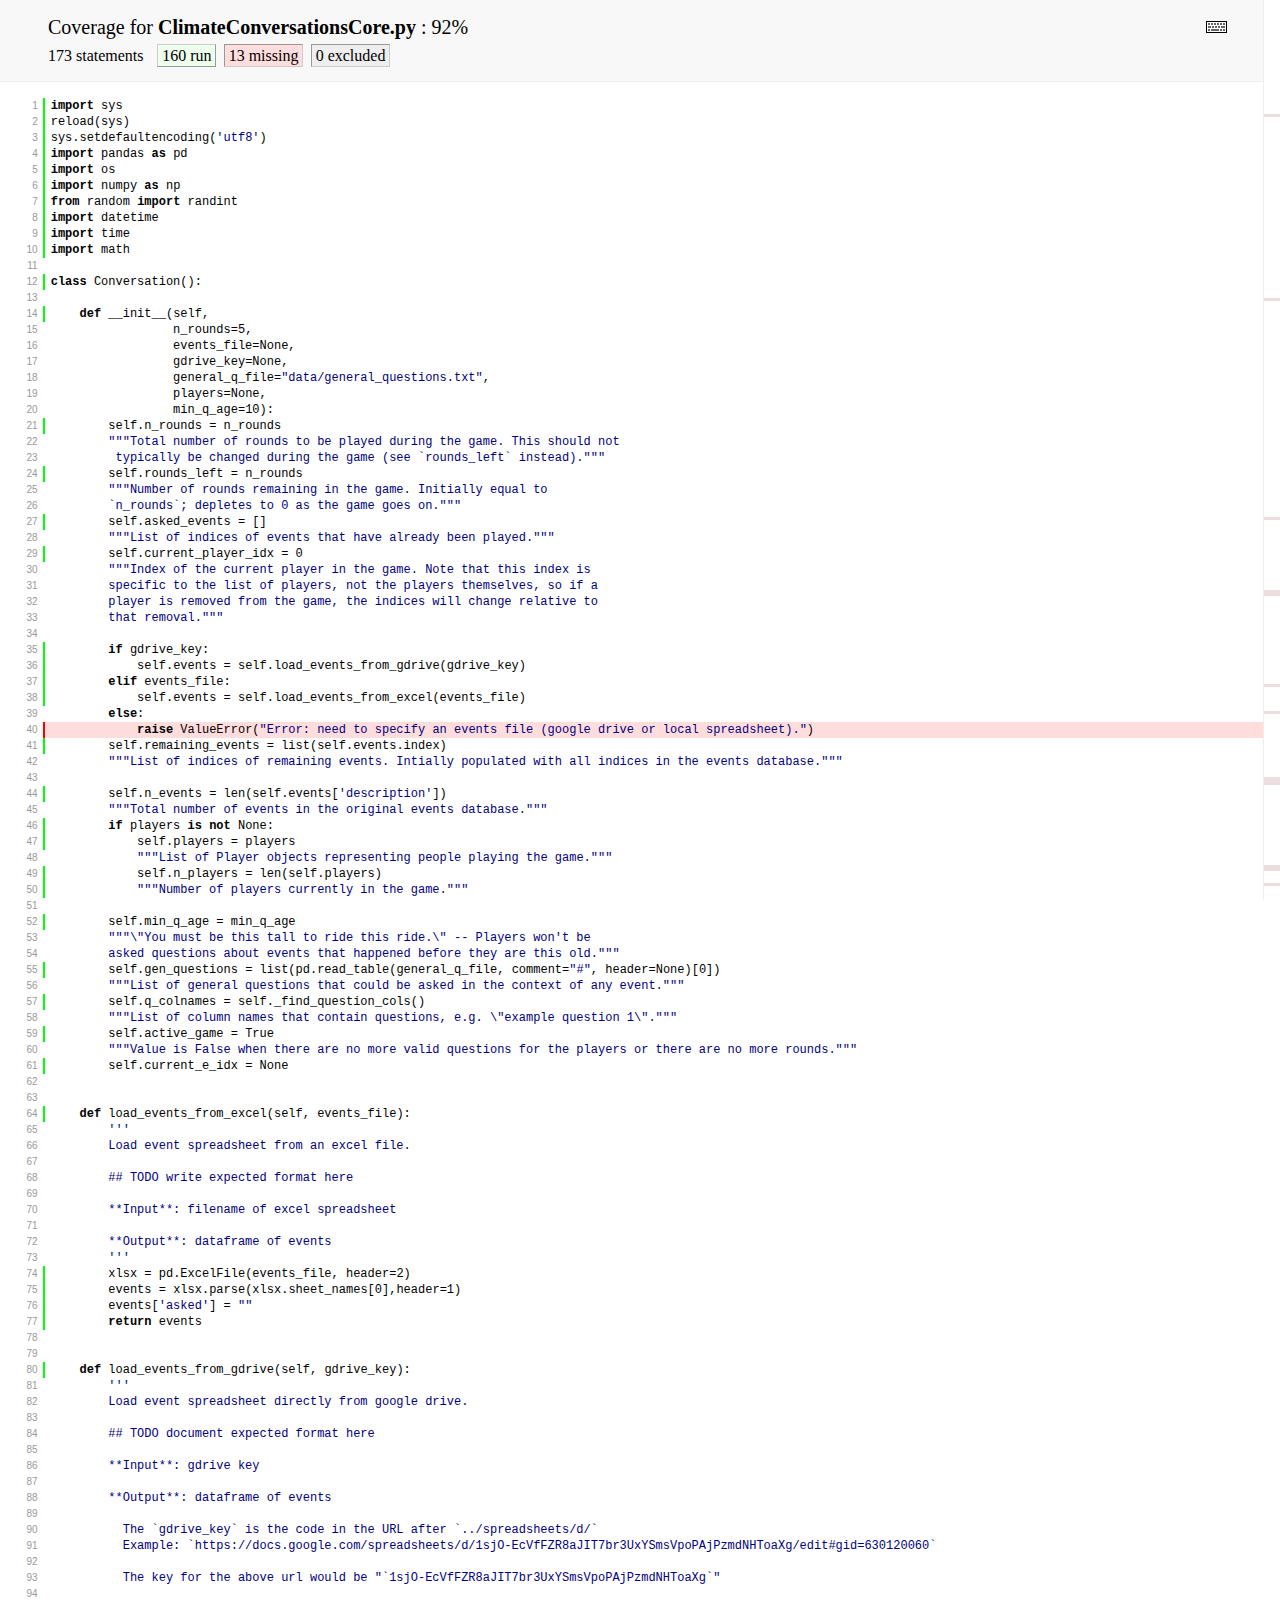
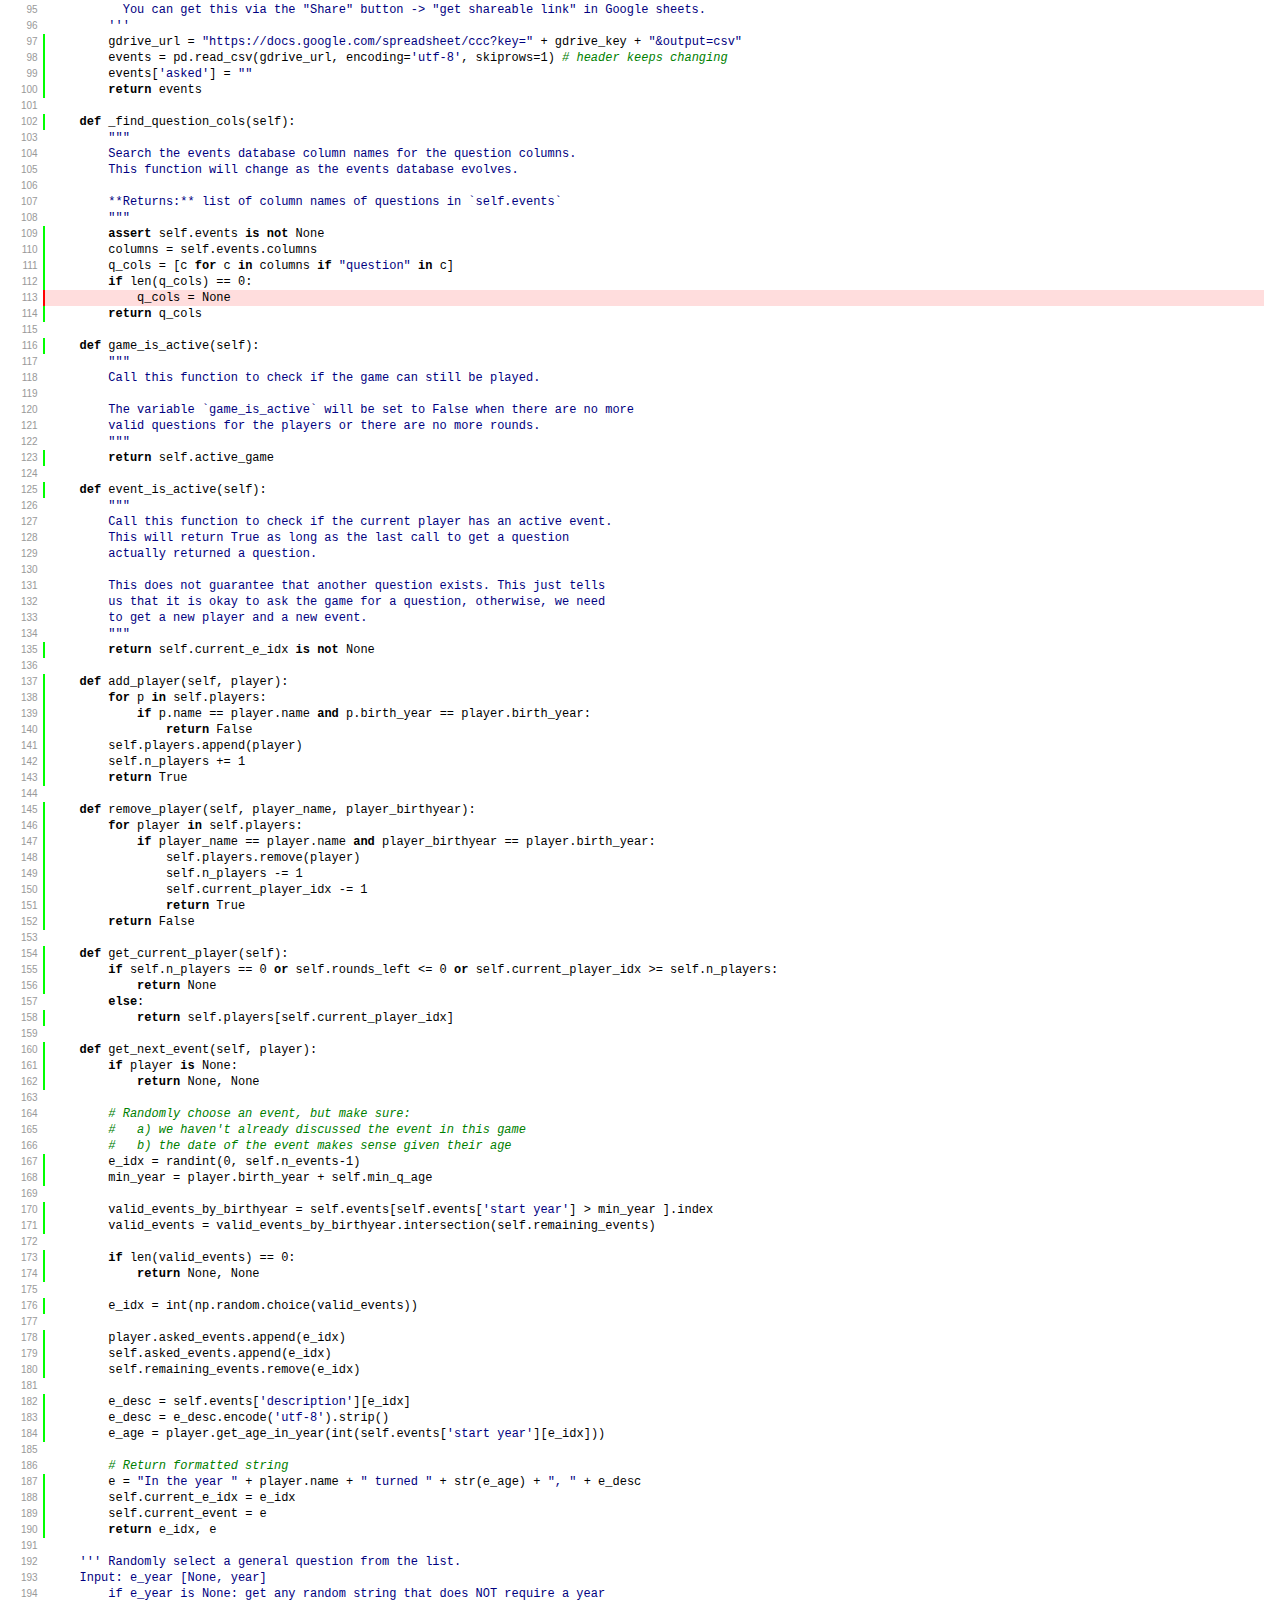
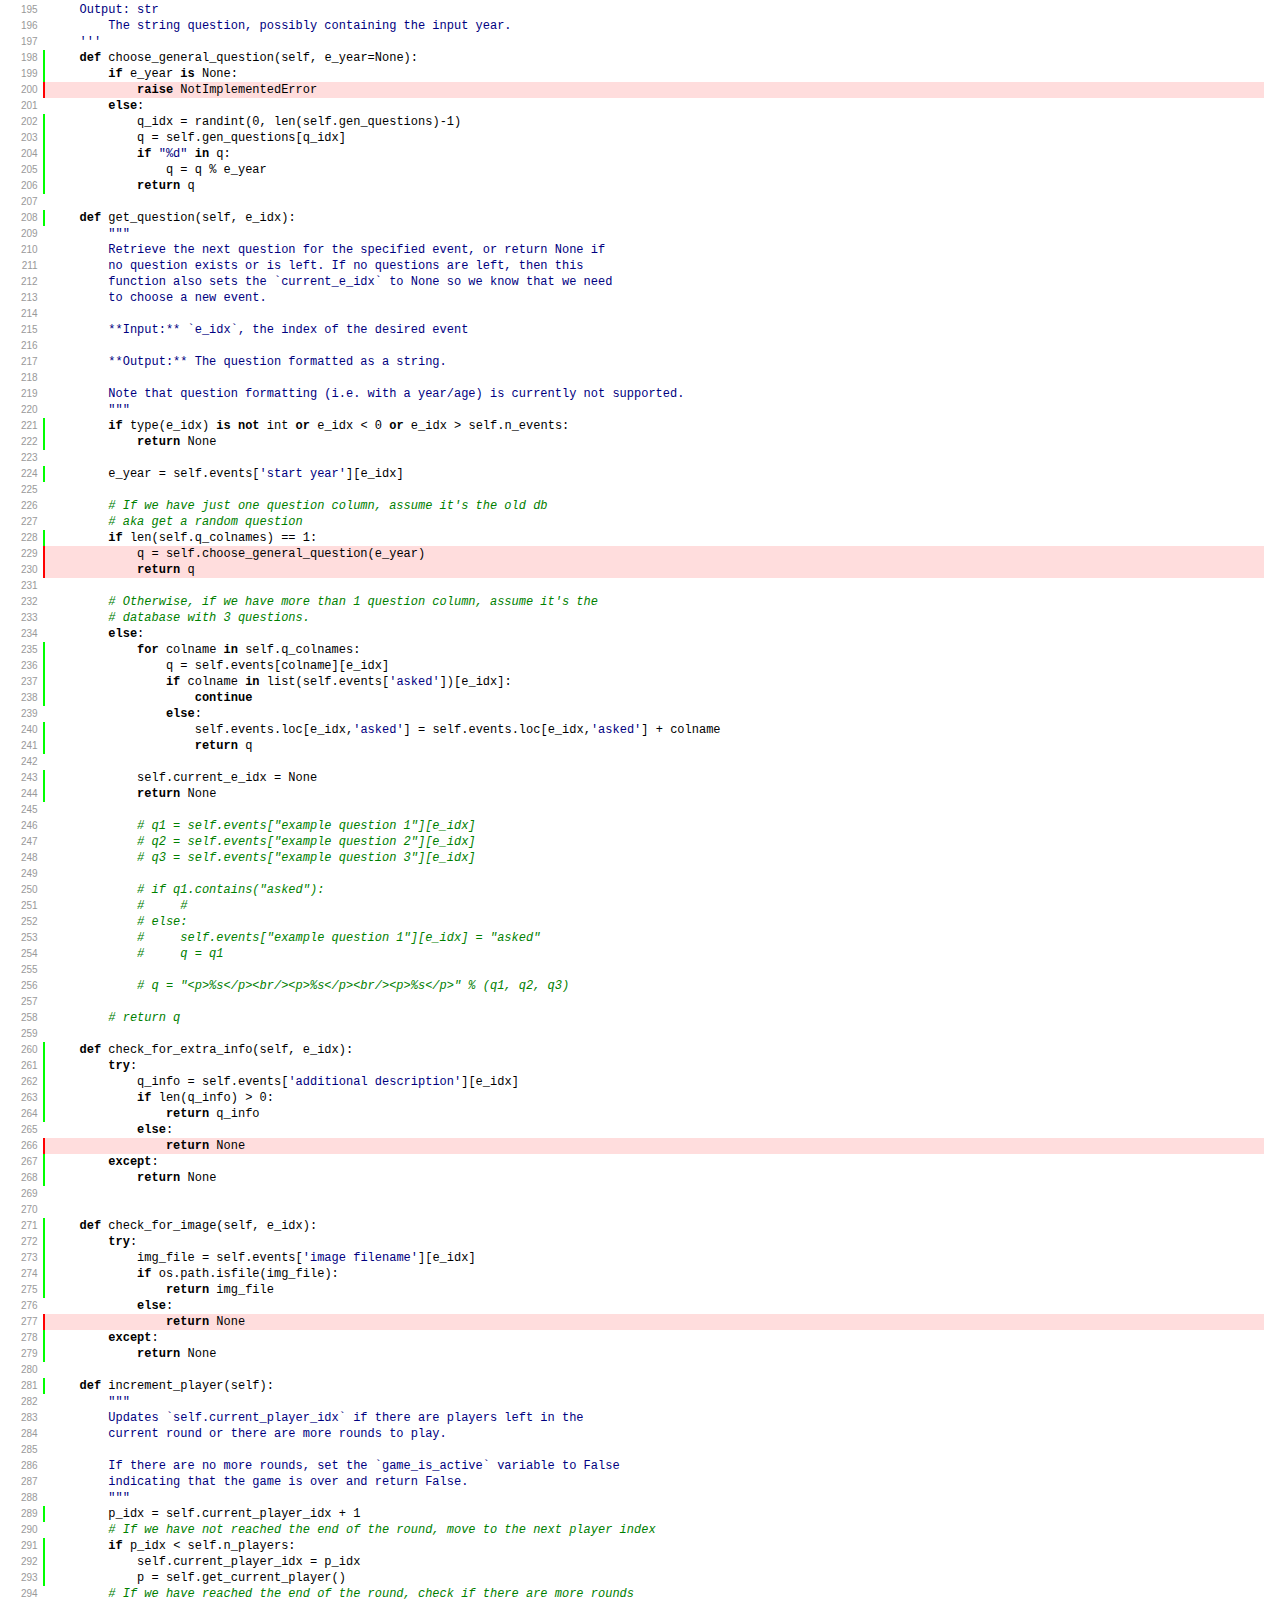
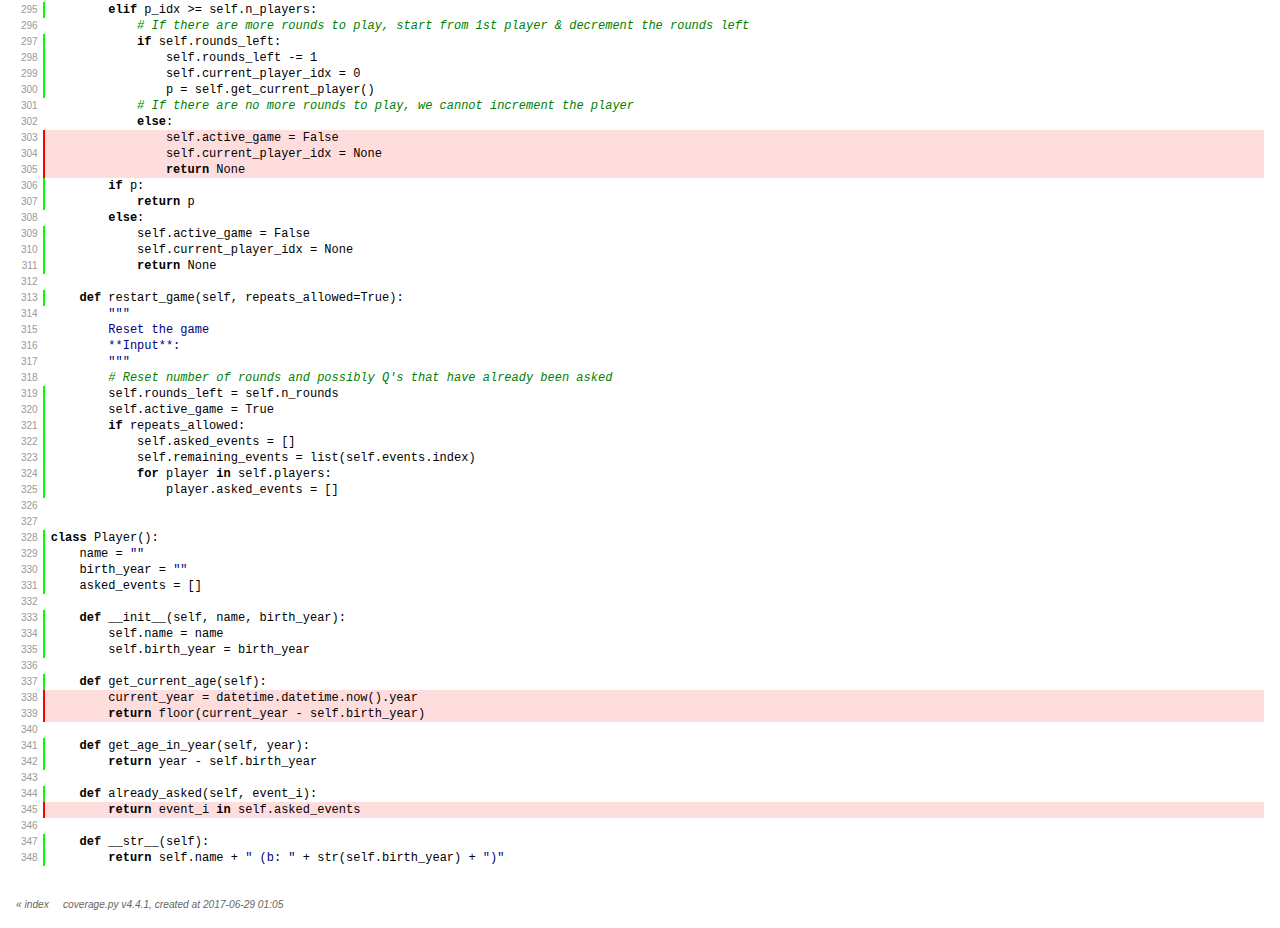
<file: tests/cover/ClimateConversationsCore_py.html>
<!DOCTYPE html>
<html>
<head>
    <meta http-equiv="Content-Type" content="text/html; charset=utf-8">
    
    
    <meta http-equiv="X-UA-Compatible" content="IE=emulateIE7" />
    <title>Coverage for ClimateConversationsCore.py: 92%</title>
    <link rel="stylesheet" href="style.css" type="text/css">
    
    <script type="text/javascript" src="jquery.min.js"></script>
    <script type="text/javascript" src="jquery.hotkeys.js"></script>
    <script type="text/javascript" src="jquery.isonscreen.js"></script>
    <script type="text/javascript" src="coverage_html.js"></script>
    <script type="text/javascript">
        jQuery(document).ready(coverage.pyfile_ready);
    </script>
</head>
<body class="pyfile">

<div id="header">
    <div class="content">
        <h1>Coverage for <b>ClimateConversationsCore.py</b> :
            <span class="pc_cov">92%</span>
        </h1>

        <img id="keyboard_icon" src="keybd_closed.png" alt="Show keyboard shortcuts" />

        <h2 class="stats">
            173 statements &nbsp;
            <span class="run hide_run shortkey_r button_toggle_run">160 run</span>
            <span class="mis shortkey_m button_toggle_mis">13 missing</span>
            <span class="exc shortkey_x button_toggle_exc">0 excluded</span>

            
        </h2>
    </div>
</div>

<div class="help_panel">
    <img id="panel_icon" src="keybd_open.png" alt="Hide keyboard shortcuts" />
    <p class="legend">Hot-keys on this page</p>
    <div>
    <p class="keyhelp">
        <span class="key">r</span>
        <span class="key">m</span>
        <span class="key">x</span>
        <span class="key">p</span> &nbsp; toggle line displays
    </p>
    <p class="keyhelp">
        <span class="key">j</span>
        <span class="key">k</span> &nbsp; next/prev highlighted chunk
    </p>
    <p class="keyhelp">
        <span class="key">0</span> &nbsp; (zero) top of page
    </p>
    <p class="keyhelp">
        <span class="key">1</span> &nbsp; (one) first highlighted chunk
    </p>
    </div>
</div>

<div id="source">
    <table>
        <tr>
            <td class="linenos">
<p id="n1" class="stm run hide_run"><a href="#n1">1</a></p>
<p id="n2" class="stm run hide_run"><a href="#n2">2</a></p>
<p id="n3" class="stm run hide_run"><a href="#n3">3</a></p>
<p id="n4" class="stm run hide_run"><a href="#n4">4</a></p>
<p id="n5" class="stm run hide_run"><a href="#n5">5</a></p>
<p id="n6" class="stm run hide_run"><a href="#n6">6</a></p>
<p id="n7" class="stm run hide_run"><a href="#n7">7</a></p>
<p id="n8" class="stm run hide_run"><a href="#n8">8</a></p>
<p id="n9" class="stm run hide_run"><a href="#n9">9</a></p>
<p id="n10" class="stm run hide_run"><a href="#n10">10</a></p>
<p id="n11" class="pln"><a href="#n11">11</a></p>
<p id="n12" class="stm run hide_run"><a href="#n12">12</a></p>
<p id="n13" class="pln"><a href="#n13">13</a></p>
<p id="n14" class="stm run hide_run"><a href="#n14">14</a></p>
<p id="n15" class="pln"><a href="#n15">15</a></p>
<p id="n16" class="pln"><a href="#n16">16</a></p>
<p id="n17" class="pln"><a href="#n17">17</a></p>
<p id="n18" class="pln"><a href="#n18">18</a></p>
<p id="n19" class="pln"><a href="#n19">19</a></p>
<p id="n20" class="pln"><a href="#n20">20</a></p>
<p id="n21" class="stm run hide_run"><a href="#n21">21</a></p>
<p id="n22" class="pln"><a href="#n22">22</a></p>
<p id="n23" class="pln"><a href="#n23">23</a></p>
<p id="n24" class="stm run hide_run"><a href="#n24">24</a></p>
<p id="n25" class="pln"><a href="#n25">25</a></p>
<p id="n26" class="pln"><a href="#n26">26</a></p>
<p id="n27" class="stm run hide_run"><a href="#n27">27</a></p>
<p id="n28" class="pln"><a href="#n28">28</a></p>
<p id="n29" class="stm run hide_run"><a href="#n29">29</a></p>
<p id="n30" class="pln"><a href="#n30">30</a></p>
<p id="n31" class="pln"><a href="#n31">31</a></p>
<p id="n32" class="pln"><a href="#n32">32</a></p>
<p id="n33" class="pln"><a href="#n33">33</a></p>
<p id="n34" class="pln"><a href="#n34">34</a></p>
<p id="n35" class="stm run hide_run"><a href="#n35">35</a></p>
<p id="n36" class="stm run hide_run"><a href="#n36">36</a></p>
<p id="n37" class="stm run hide_run"><a href="#n37">37</a></p>
<p id="n38" class="stm run hide_run"><a href="#n38">38</a></p>
<p id="n39" class="pln"><a href="#n39">39</a></p>
<p id="n40" class="stm mis"><a href="#n40">40</a></p>
<p id="n41" class="stm run hide_run"><a href="#n41">41</a></p>
<p id="n42" class="pln"><a href="#n42">42</a></p>
<p id="n43" class="pln"><a href="#n43">43</a></p>
<p id="n44" class="stm run hide_run"><a href="#n44">44</a></p>
<p id="n45" class="pln"><a href="#n45">45</a></p>
<p id="n46" class="stm run hide_run"><a href="#n46">46</a></p>
<p id="n47" class="stm run hide_run"><a href="#n47">47</a></p>
<p id="n48" class="pln"><a href="#n48">48</a></p>
<p id="n49" class="stm run hide_run"><a href="#n49">49</a></p>
<p id="n50" class="stm run hide_run"><a href="#n50">50</a></p>
<p id="n51" class="pln"><a href="#n51">51</a></p>
<p id="n52" class="stm run hide_run"><a href="#n52">52</a></p>
<p id="n53" class="pln"><a href="#n53">53</a></p>
<p id="n54" class="pln"><a href="#n54">54</a></p>
<p id="n55" class="stm run hide_run"><a href="#n55">55</a></p>
<p id="n56" class="pln"><a href="#n56">56</a></p>
<p id="n57" class="stm run hide_run"><a href="#n57">57</a></p>
<p id="n58" class="pln"><a href="#n58">58</a></p>
<p id="n59" class="stm run hide_run"><a href="#n59">59</a></p>
<p id="n60" class="pln"><a href="#n60">60</a></p>
<p id="n61" class="stm run hide_run"><a href="#n61">61</a></p>
<p id="n62" class="pln"><a href="#n62">62</a></p>
<p id="n63" class="pln"><a href="#n63">63</a></p>
<p id="n64" class="stm run hide_run"><a href="#n64">64</a></p>
<p id="n65" class="pln"><a href="#n65">65</a></p>
<p id="n66" class="pln"><a href="#n66">66</a></p>
<p id="n67" class="pln"><a href="#n67">67</a></p>
<p id="n68" class="pln"><a href="#n68">68</a></p>
<p id="n69" class="pln"><a href="#n69">69</a></p>
<p id="n70" class="pln"><a href="#n70">70</a></p>
<p id="n71" class="pln"><a href="#n71">71</a></p>
<p id="n72" class="pln"><a href="#n72">72</a></p>
<p id="n73" class="pln"><a href="#n73">73</a></p>
<p id="n74" class="stm run hide_run"><a href="#n74">74</a></p>
<p id="n75" class="stm run hide_run"><a href="#n75">75</a></p>
<p id="n76" class="stm run hide_run"><a href="#n76">76</a></p>
<p id="n77" class="stm run hide_run"><a href="#n77">77</a></p>
<p id="n78" class="pln"><a href="#n78">78</a></p>
<p id="n79" class="pln"><a href="#n79">79</a></p>
<p id="n80" class="stm run hide_run"><a href="#n80">80</a></p>
<p id="n81" class="pln"><a href="#n81">81</a></p>
<p id="n82" class="pln"><a href="#n82">82</a></p>
<p id="n83" class="pln"><a href="#n83">83</a></p>
<p id="n84" class="pln"><a href="#n84">84</a></p>
<p id="n85" class="pln"><a href="#n85">85</a></p>
<p id="n86" class="pln"><a href="#n86">86</a></p>
<p id="n87" class="pln"><a href="#n87">87</a></p>
<p id="n88" class="pln"><a href="#n88">88</a></p>
<p id="n89" class="pln"><a href="#n89">89</a></p>
<p id="n90" class="pln"><a href="#n90">90</a></p>
<p id="n91" class="pln"><a href="#n91">91</a></p>
<p id="n92" class="pln"><a href="#n92">92</a></p>
<p id="n93" class="pln"><a href="#n93">93</a></p>
<p id="n94" class="pln"><a href="#n94">94</a></p>
<p id="n95" class="pln"><a href="#n95">95</a></p>
<p id="n96" class="pln"><a href="#n96">96</a></p>
<p id="n97" class="stm run hide_run"><a href="#n97">97</a></p>
<p id="n98" class="stm run hide_run"><a href="#n98">98</a></p>
<p id="n99" class="stm run hide_run"><a href="#n99">99</a></p>
<p id="n100" class="stm run hide_run"><a href="#n100">100</a></p>
<p id="n101" class="pln"><a href="#n101">101</a></p>
<p id="n102" class="stm run hide_run"><a href="#n102">102</a></p>
<p id="n103" class="pln"><a href="#n103">103</a></p>
<p id="n104" class="pln"><a href="#n104">104</a></p>
<p id="n105" class="pln"><a href="#n105">105</a></p>
<p id="n106" class="pln"><a href="#n106">106</a></p>
<p id="n107" class="pln"><a href="#n107">107</a></p>
<p id="n108" class="pln"><a href="#n108">108</a></p>
<p id="n109" class="stm run hide_run"><a href="#n109">109</a></p>
<p id="n110" class="stm run hide_run"><a href="#n110">110</a></p>
<p id="n111" class="stm run hide_run"><a href="#n111">111</a></p>
<p id="n112" class="stm run hide_run"><a href="#n112">112</a></p>
<p id="n113" class="stm mis"><a href="#n113">113</a></p>
<p id="n114" class="stm run hide_run"><a href="#n114">114</a></p>
<p id="n115" class="pln"><a href="#n115">115</a></p>
<p id="n116" class="stm run hide_run"><a href="#n116">116</a></p>
<p id="n117" class="pln"><a href="#n117">117</a></p>
<p id="n118" class="pln"><a href="#n118">118</a></p>
<p id="n119" class="pln"><a href="#n119">119</a></p>
<p id="n120" class="pln"><a href="#n120">120</a></p>
<p id="n121" class="pln"><a href="#n121">121</a></p>
<p id="n122" class="pln"><a href="#n122">122</a></p>
<p id="n123" class="stm run hide_run"><a href="#n123">123</a></p>
<p id="n124" class="pln"><a href="#n124">124</a></p>
<p id="n125" class="stm run hide_run"><a href="#n125">125</a></p>
<p id="n126" class="pln"><a href="#n126">126</a></p>
<p id="n127" class="pln"><a href="#n127">127</a></p>
<p id="n128" class="pln"><a href="#n128">128</a></p>
<p id="n129" class="pln"><a href="#n129">129</a></p>
<p id="n130" class="pln"><a href="#n130">130</a></p>
<p id="n131" class="pln"><a href="#n131">131</a></p>
<p id="n132" class="pln"><a href="#n132">132</a></p>
<p id="n133" class="pln"><a href="#n133">133</a></p>
<p id="n134" class="pln"><a href="#n134">134</a></p>
<p id="n135" class="stm run hide_run"><a href="#n135">135</a></p>
<p id="n136" class="pln"><a href="#n136">136</a></p>
<p id="n137" class="stm run hide_run"><a href="#n137">137</a></p>
<p id="n138" class="stm run hide_run"><a href="#n138">138</a></p>
<p id="n139" class="stm run hide_run"><a href="#n139">139</a></p>
<p id="n140" class="stm run hide_run"><a href="#n140">140</a></p>
<p id="n141" class="stm run hide_run"><a href="#n141">141</a></p>
<p id="n142" class="stm run hide_run"><a href="#n142">142</a></p>
<p id="n143" class="stm run hide_run"><a href="#n143">143</a></p>
<p id="n144" class="pln"><a href="#n144">144</a></p>
<p id="n145" class="stm run hide_run"><a href="#n145">145</a></p>
<p id="n146" class="stm run hide_run"><a href="#n146">146</a></p>
<p id="n147" class="stm run hide_run"><a href="#n147">147</a></p>
<p id="n148" class="stm run hide_run"><a href="#n148">148</a></p>
<p id="n149" class="stm run hide_run"><a href="#n149">149</a></p>
<p id="n150" class="stm run hide_run"><a href="#n150">150</a></p>
<p id="n151" class="stm run hide_run"><a href="#n151">151</a></p>
<p id="n152" class="stm run hide_run"><a href="#n152">152</a></p>
<p id="n153" class="pln"><a href="#n153">153</a></p>
<p id="n154" class="stm run hide_run"><a href="#n154">154</a></p>
<p id="n155" class="stm run hide_run"><a href="#n155">155</a></p>
<p id="n156" class="stm run hide_run"><a href="#n156">156</a></p>
<p id="n157" class="pln"><a href="#n157">157</a></p>
<p id="n158" class="stm run hide_run"><a href="#n158">158</a></p>
<p id="n159" class="pln"><a href="#n159">159</a></p>
<p id="n160" class="stm run hide_run"><a href="#n160">160</a></p>
<p id="n161" class="stm run hide_run"><a href="#n161">161</a></p>
<p id="n162" class="stm run hide_run"><a href="#n162">162</a></p>
<p id="n163" class="pln"><a href="#n163">163</a></p>
<p id="n164" class="pln"><a href="#n164">164</a></p>
<p id="n165" class="pln"><a href="#n165">165</a></p>
<p id="n166" class="pln"><a href="#n166">166</a></p>
<p id="n167" class="stm run hide_run"><a href="#n167">167</a></p>
<p id="n168" class="stm run hide_run"><a href="#n168">168</a></p>
<p id="n169" class="pln"><a href="#n169">169</a></p>
<p id="n170" class="stm run hide_run"><a href="#n170">170</a></p>
<p id="n171" class="stm run hide_run"><a href="#n171">171</a></p>
<p id="n172" class="pln"><a href="#n172">172</a></p>
<p id="n173" class="stm run hide_run"><a href="#n173">173</a></p>
<p id="n174" class="stm run hide_run"><a href="#n174">174</a></p>
<p id="n175" class="pln"><a href="#n175">175</a></p>
<p id="n176" class="stm run hide_run"><a href="#n176">176</a></p>
<p id="n177" class="pln"><a href="#n177">177</a></p>
<p id="n178" class="stm run hide_run"><a href="#n178">178</a></p>
<p id="n179" class="stm run hide_run"><a href="#n179">179</a></p>
<p id="n180" class="stm run hide_run"><a href="#n180">180</a></p>
<p id="n181" class="pln"><a href="#n181">181</a></p>
<p id="n182" class="stm run hide_run"><a href="#n182">182</a></p>
<p id="n183" class="stm run hide_run"><a href="#n183">183</a></p>
<p id="n184" class="stm run hide_run"><a href="#n184">184</a></p>
<p id="n185" class="pln"><a href="#n185">185</a></p>
<p id="n186" class="pln"><a href="#n186">186</a></p>
<p id="n187" class="stm run hide_run"><a href="#n187">187</a></p>
<p id="n188" class="stm run hide_run"><a href="#n188">188</a></p>
<p id="n189" class="stm run hide_run"><a href="#n189">189</a></p>
<p id="n190" class="stm run hide_run"><a href="#n190">190</a></p>
<p id="n191" class="pln"><a href="#n191">191</a></p>
<p id="n192" class="pln"><a href="#n192">192</a></p>
<p id="n193" class="pln"><a href="#n193">193</a></p>
<p id="n194" class="pln"><a href="#n194">194</a></p>
<p id="n195" class="pln"><a href="#n195">195</a></p>
<p id="n196" class="pln"><a href="#n196">196</a></p>
<p id="n197" class="pln"><a href="#n197">197</a></p>
<p id="n198" class="stm run hide_run"><a href="#n198">198</a></p>
<p id="n199" class="stm run hide_run"><a href="#n199">199</a></p>
<p id="n200" class="stm mis"><a href="#n200">200</a></p>
<p id="n201" class="pln"><a href="#n201">201</a></p>
<p id="n202" class="stm run hide_run"><a href="#n202">202</a></p>
<p id="n203" class="stm run hide_run"><a href="#n203">203</a></p>
<p id="n204" class="stm run hide_run"><a href="#n204">204</a></p>
<p id="n205" class="stm run hide_run"><a href="#n205">205</a></p>
<p id="n206" class="stm run hide_run"><a href="#n206">206</a></p>
<p id="n207" class="pln"><a href="#n207">207</a></p>
<p id="n208" class="stm run hide_run"><a href="#n208">208</a></p>
<p id="n209" class="pln"><a href="#n209">209</a></p>
<p id="n210" class="pln"><a href="#n210">210</a></p>
<p id="n211" class="pln"><a href="#n211">211</a></p>
<p id="n212" class="pln"><a href="#n212">212</a></p>
<p id="n213" class="pln"><a href="#n213">213</a></p>
<p id="n214" class="pln"><a href="#n214">214</a></p>
<p id="n215" class="pln"><a href="#n215">215</a></p>
<p id="n216" class="pln"><a href="#n216">216</a></p>
<p id="n217" class="pln"><a href="#n217">217</a></p>
<p id="n218" class="pln"><a href="#n218">218</a></p>
<p id="n219" class="pln"><a href="#n219">219</a></p>
<p id="n220" class="pln"><a href="#n220">220</a></p>
<p id="n221" class="stm run hide_run"><a href="#n221">221</a></p>
<p id="n222" class="stm run hide_run"><a href="#n222">222</a></p>
<p id="n223" class="pln"><a href="#n223">223</a></p>
<p id="n224" class="stm run hide_run"><a href="#n224">224</a></p>
<p id="n225" class="pln"><a href="#n225">225</a></p>
<p id="n226" class="pln"><a href="#n226">226</a></p>
<p id="n227" class="pln"><a href="#n227">227</a></p>
<p id="n228" class="stm run hide_run"><a href="#n228">228</a></p>
<p id="n229" class="stm mis"><a href="#n229">229</a></p>
<p id="n230" class="stm mis"><a href="#n230">230</a></p>
<p id="n231" class="pln"><a href="#n231">231</a></p>
<p id="n232" class="pln"><a href="#n232">232</a></p>
<p id="n233" class="pln"><a href="#n233">233</a></p>
<p id="n234" class="pln"><a href="#n234">234</a></p>
<p id="n235" class="stm run hide_run"><a href="#n235">235</a></p>
<p id="n236" class="stm run hide_run"><a href="#n236">236</a></p>
<p id="n237" class="stm run hide_run"><a href="#n237">237</a></p>
<p id="n238" class="stm run hide_run"><a href="#n238">238</a></p>
<p id="n239" class="pln"><a href="#n239">239</a></p>
<p id="n240" class="stm run hide_run"><a href="#n240">240</a></p>
<p id="n241" class="stm run hide_run"><a href="#n241">241</a></p>
<p id="n242" class="pln"><a href="#n242">242</a></p>
<p id="n243" class="stm run hide_run"><a href="#n243">243</a></p>
<p id="n244" class="stm run hide_run"><a href="#n244">244</a></p>
<p id="n245" class="pln"><a href="#n245">245</a></p>
<p id="n246" class="pln"><a href="#n246">246</a></p>
<p id="n247" class="pln"><a href="#n247">247</a></p>
<p id="n248" class="pln"><a href="#n248">248</a></p>
<p id="n249" class="pln"><a href="#n249">249</a></p>
<p id="n250" class="pln"><a href="#n250">250</a></p>
<p id="n251" class="pln"><a href="#n251">251</a></p>
<p id="n252" class="pln"><a href="#n252">252</a></p>
<p id="n253" class="pln"><a href="#n253">253</a></p>
<p id="n254" class="pln"><a href="#n254">254</a></p>
<p id="n255" class="pln"><a href="#n255">255</a></p>
<p id="n256" class="pln"><a href="#n256">256</a></p>
<p id="n257" class="pln"><a href="#n257">257</a></p>
<p id="n258" class="pln"><a href="#n258">258</a></p>
<p id="n259" class="pln"><a href="#n259">259</a></p>
<p id="n260" class="stm run hide_run"><a href="#n260">260</a></p>
<p id="n261" class="stm run hide_run"><a href="#n261">261</a></p>
<p id="n262" class="stm run hide_run"><a href="#n262">262</a></p>
<p id="n263" class="stm run hide_run"><a href="#n263">263</a></p>
<p id="n264" class="stm run hide_run"><a href="#n264">264</a></p>
<p id="n265" class="pln"><a href="#n265">265</a></p>
<p id="n266" class="stm mis"><a href="#n266">266</a></p>
<p id="n267" class="stm run hide_run"><a href="#n267">267</a></p>
<p id="n268" class="stm run hide_run"><a href="#n268">268</a></p>
<p id="n269" class="pln"><a href="#n269">269</a></p>
<p id="n270" class="pln"><a href="#n270">270</a></p>
<p id="n271" class="stm run hide_run"><a href="#n271">271</a></p>
<p id="n272" class="stm run hide_run"><a href="#n272">272</a></p>
<p id="n273" class="stm run hide_run"><a href="#n273">273</a></p>
<p id="n274" class="stm run hide_run"><a href="#n274">274</a></p>
<p id="n275" class="stm run hide_run"><a href="#n275">275</a></p>
<p id="n276" class="pln"><a href="#n276">276</a></p>
<p id="n277" class="stm mis"><a href="#n277">277</a></p>
<p id="n278" class="stm run hide_run"><a href="#n278">278</a></p>
<p id="n279" class="stm run hide_run"><a href="#n279">279</a></p>
<p id="n280" class="pln"><a href="#n280">280</a></p>
<p id="n281" class="stm run hide_run"><a href="#n281">281</a></p>
<p id="n282" class="pln"><a href="#n282">282</a></p>
<p id="n283" class="pln"><a href="#n283">283</a></p>
<p id="n284" class="pln"><a href="#n284">284</a></p>
<p id="n285" class="pln"><a href="#n285">285</a></p>
<p id="n286" class="pln"><a href="#n286">286</a></p>
<p id="n287" class="pln"><a href="#n287">287</a></p>
<p id="n288" class="pln"><a href="#n288">288</a></p>
<p id="n289" class="stm run hide_run"><a href="#n289">289</a></p>
<p id="n290" class="pln"><a href="#n290">290</a></p>
<p id="n291" class="stm run hide_run"><a href="#n291">291</a></p>
<p id="n292" class="stm run hide_run"><a href="#n292">292</a></p>
<p id="n293" class="stm run hide_run"><a href="#n293">293</a></p>
<p id="n294" class="pln"><a href="#n294">294</a></p>
<p id="n295" class="stm run hide_run"><a href="#n295">295</a></p>
<p id="n296" class="pln"><a href="#n296">296</a></p>
<p id="n297" class="stm run hide_run"><a href="#n297">297</a></p>
<p id="n298" class="stm run hide_run"><a href="#n298">298</a></p>
<p id="n299" class="stm run hide_run"><a href="#n299">299</a></p>
<p id="n300" class="stm run hide_run"><a href="#n300">300</a></p>
<p id="n301" class="pln"><a href="#n301">301</a></p>
<p id="n302" class="pln"><a href="#n302">302</a></p>
<p id="n303" class="stm mis"><a href="#n303">303</a></p>
<p id="n304" class="stm mis"><a href="#n304">304</a></p>
<p id="n305" class="stm mis"><a href="#n305">305</a></p>
<p id="n306" class="stm run hide_run"><a href="#n306">306</a></p>
<p id="n307" class="stm run hide_run"><a href="#n307">307</a></p>
<p id="n308" class="pln"><a href="#n308">308</a></p>
<p id="n309" class="stm run hide_run"><a href="#n309">309</a></p>
<p id="n310" class="stm run hide_run"><a href="#n310">310</a></p>
<p id="n311" class="stm run hide_run"><a href="#n311">311</a></p>
<p id="n312" class="pln"><a href="#n312">312</a></p>
<p id="n313" class="stm run hide_run"><a href="#n313">313</a></p>
<p id="n314" class="pln"><a href="#n314">314</a></p>
<p id="n315" class="pln"><a href="#n315">315</a></p>
<p id="n316" class="pln"><a href="#n316">316</a></p>
<p id="n317" class="pln"><a href="#n317">317</a></p>
<p id="n318" class="pln"><a href="#n318">318</a></p>
<p id="n319" class="stm run hide_run"><a href="#n319">319</a></p>
<p id="n320" class="stm run hide_run"><a href="#n320">320</a></p>
<p id="n321" class="stm run hide_run"><a href="#n321">321</a></p>
<p id="n322" class="stm run hide_run"><a href="#n322">322</a></p>
<p id="n323" class="stm run hide_run"><a href="#n323">323</a></p>
<p id="n324" class="stm run hide_run"><a href="#n324">324</a></p>
<p id="n325" class="stm run hide_run"><a href="#n325">325</a></p>
<p id="n326" class="pln"><a href="#n326">326</a></p>
<p id="n327" class="pln"><a href="#n327">327</a></p>
<p id="n328" class="stm run hide_run"><a href="#n328">328</a></p>
<p id="n329" class="stm run hide_run"><a href="#n329">329</a></p>
<p id="n330" class="stm run hide_run"><a href="#n330">330</a></p>
<p id="n331" class="stm run hide_run"><a href="#n331">331</a></p>
<p id="n332" class="pln"><a href="#n332">332</a></p>
<p id="n333" class="stm run hide_run"><a href="#n333">333</a></p>
<p id="n334" class="stm run hide_run"><a href="#n334">334</a></p>
<p id="n335" class="stm run hide_run"><a href="#n335">335</a></p>
<p id="n336" class="pln"><a href="#n336">336</a></p>
<p id="n337" class="stm run hide_run"><a href="#n337">337</a></p>
<p id="n338" class="stm mis"><a href="#n338">338</a></p>
<p id="n339" class="stm mis"><a href="#n339">339</a></p>
<p id="n340" class="pln"><a href="#n340">340</a></p>
<p id="n341" class="stm run hide_run"><a href="#n341">341</a></p>
<p id="n342" class="stm run hide_run"><a href="#n342">342</a></p>
<p id="n343" class="pln"><a href="#n343">343</a></p>
<p id="n344" class="stm run hide_run"><a href="#n344">344</a></p>
<p id="n345" class="stm mis"><a href="#n345">345</a></p>
<p id="n346" class="pln"><a href="#n346">346</a></p>
<p id="n347" class="stm run hide_run"><a href="#n347">347</a></p>
<p id="n348" class="stm run hide_run"><a href="#n348">348</a></p>

            </td>
            <td class="text">
<p id="t1" class="stm run hide_run"><span class="key">import</span> <span class="nam">sys</span><span class="strut">&nbsp;</span></p>
<p id="t2" class="stm run hide_run"><span class="nam">reload</span><span class="op">(</span><span class="nam">sys</span><span class="op">)</span><span class="strut">&nbsp;</span></p>
<p id="t3" class="stm run hide_run"><span class="nam">sys</span><span class="op">.</span><span class="nam">setdefaultencoding</span><span class="op">(</span><span class="str">'utf8'</span><span class="op">)</span><span class="strut">&nbsp;</span></p>
<p id="t4" class="stm run hide_run"><span class="key">import</span> <span class="nam">pandas</span> <span class="key">as</span> <span class="nam">pd</span><span class="strut">&nbsp;</span></p>
<p id="t5" class="stm run hide_run"><span class="key">import</span> <span class="nam">os</span><span class="strut">&nbsp;</span></p>
<p id="t6" class="stm run hide_run"><span class="key">import</span> <span class="nam">numpy</span> <span class="key">as</span> <span class="nam">np</span><span class="strut">&nbsp;</span></p>
<p id="t7" class="stm run hide_run"><span class="key">from</span> <span class="nam">random</span> <span class="key">import</span> <span class="nam">randint</span><span class="strut">&nbsp;</span></p>
<p id="t8" class="stm run hide_run"><span class="key">import</span> <span class="nam">datetime</span><span class="strut">&nbsp;</span></p>
<p id="t9" class="stm run hide_run"><span class="key">import</span> <span class="nam">time</span><span class="strut">&nbsp;</span></p>
<p id="t10" class="stm run hide_run"><span class="key">import</span> <span class="nam">math</span><span class="strut">&nbsp;</span></p>
<p id="t11" class="pln"><span class="strut">&nbsp;</span></p>
<p id="t12" class="stm run hide_run"><span class="key">class</span> <span class="nam">Conversation</span><span class="op">(</span><span class="op">)</span><span class="op">:</span><span class="strut">&nbsp;</span></p>
<p id="t13" class="pln"><span class="strut">&nbsp;</span></p>
<p id="t14" class="stm run hide_run">    <span class="key">def</span> <span class="nam">__init__</span><span class="op">(</span><span class="nam">self</span><span class="op">,</span><span class="strut">&nbsp;</span></p>
<p id="t15" class="pln">                 <span class="nam">n_rounds</span><span class="op">=</span><span class="num">5</span><span class="op">,</span><span class="strut">&nbsp;</span></p>
<p id="t16" class="pln">                 <span class="nam">events_file</span><span class="op">=</span><span class="nam">None</span><span class="op">,</span><span class="strut">&nbsp;</span></p>
<p id="t17" class="pln">                 <span class="nam">gdrive_key</span><span class="op">=</span><span class="nam">None</span><span class="op">,</span><span class="strut">&nbsp;</span></p>
<p id="t18" class="pln">                 <span class="nam">general_q_file</span><span class="op">=</span><span class="str">"data/general_questions.txt"</span><span class="op">,</span><span class="strut">&nbsp;</span></p>
<p id="t19" class="pln">                 <span class="nam">players</span><span class="op">=</span><span class="nam">None</span><span class="op">,</span><span class="strut">&nbsp;</span></p>
<p id="t20" class="pln">                 <span class="nam">min_q_age</span><span class="op">=</span><span class="num">10</span><span class="op">)</span><span class="op">:</span><span class="strut">&nbsp;</span></p>
<p id="t21" class="stm run hide_run">        <span class="nam">self</span><span class="op">.</span><span class="nam">n_rounds</span> <span class="op">=</span> <span class="nam">n_rounds</span><span class="strut">&nbsp;</span></p>
<p id="t22" class="pln">        <span class="str">"""Total number of rounds to be played during the game. This should not</span><span class="strut">&nbsp;</span></p>
<p id="t23" class="pln"><span class="str">         typically be changed during the game (see `rounds_left` instead)."""</span><span class="strut">&nbsp;</span></p>
<p id="t24" class="stm run hide_run">        <span class="nam">self</span><span class="op">.</span><span class="nam">rounds_left</span> <span class="op">=</span> <span class="nam">n_rounds</span><span class="strut">&nbsp;</span></p>
<p id="t25" class="pln">        <span class="str">"""Number of rounds remaining in the game. Initially equal to </span><span class="strut">&nbsp;</span></p>
<p id="t26" class="pln"><span class="str">        `n_rounds`; depletes to 0 as the game goes on."""</span><span class="strut">&nbsp;</span></p>
<p id="t27" class="stm run hide_run">        <span class="nam">self</span><span class="op">.</span><span class="nam">asked_events</span> <span class="op">=</span> <span class="op">[</span><span class="op">]</span><span class="strut">&nbsp;</span></p>
<p id="t28" class="pln">        <span class="str">"""List of indices of events that have already been played."""</span><span class="strut">&nbsp;</span></p>
<p id="t29" class="stm run hide_run">        <span class="nam">self</span><span class="op">.</span><span class="nam">current_player_idx</span> <span class="op">=</span> <span class="num">0</span><span class="strut">&nbsp;</span></p>
<p id="t30" class="pln">        <span class="str">"""Index of the current player in the game. Note that this index is</span><span class="strut">&nbsp;</span></p>
<p id="t31" class="pln"><span class="str">        specific to the list of players, not the players themselves, so if a </span><span class="strut">&nbsp;</span></p>
<p id="t32" class="pln"><span class="str">        player is removed from the game, the indices will change relative to </span><span class="strut">&nbsp;</span></p>
<p id="t33" class="pln"><span class="str">        that removal."""</span><span class="strut">&nbsp;</span></p>
<p id="t34" class="pln"><span class="strut">&nbsp;</span></p>
<p id="t35" class="stm run hide_run">        <span class="key">if</span> <span class="nam">gdrive_key</span><span class="op">:</span><span class="strut">&nbsp;</span></p>
<p id="t36" class="stm run hide_run">            <span class="nam">self</span><span class="op">.</span><span class="nam">events</span> <span class="op">=</span> <span class="nam">self</span><span class="op">.</span><span class="nam">load_events_from_gdrive</span><span class="op">(</span><span class="nam">gdrive_key</span><span class="op">)</span><span class="strut">&nbsp;</span></p>
<p id="t37" class="stm run hide_run">        <span class="key">elif</span> <span class="nam">events_file</span><span class="op">:</span><span class="strut">&nbsp;</span></p>
<p id="t38" class="stm run hide_run">            <span class="nam">self</span><span class="op">.</span><span class="nam">events</span> <span class="op">=</span> <span class="nam">self</span><span class="op">.</span><span class="nam">load_events_from_excel</span><span class="op">(</span><span class="nam">events_file</span><span class="op">)</span><span class="strut">&nbsp;</span></p>
<p id="t39" class="pln">        <span class="key">else</span><span class="op">:</span><span class="strut">&nbsp;</span></p>
<p id="t40" class="stm mis">            <span class="key">raise</span> <span class="nam">ValueError</span><span class="op">(</span><span class="str">"Error: need to specify an events file (google drive or local spreadsheet)."</span><span class="op">)</span><span class="strut">&nbsp;</span></p>
<p id="t41" class="stm run hide_run">        <span class="nam">self</span><span class="op">.</span><span class="nam">remaining_events</span> <span class="op">=</span> <span class="nam">list</span><span class="op">(</span><span class="nam">self</span><span class="op">.</span><span class="nam">events</span><span class="op">.</span><span class="nam">index</span><span class="op">)</span><span class="strut">&nbsp;</span></p>
<p id="t42" class="pln">        <span class="str">"""List of indices of remaining events. Intially populated with all indices in the events database."""</span><span class="strut">&nbsp;</span></p>
<p id="t43" class="pln"><span class="strut">&nbsp;</span></p>
<p id="t44" class="stm run hide_run">        <span class="nam">self</span><span class="op">.</span><span class="nam">n_events</span> <span class="op">=</span> <span class="nam">len</span><span class="op">(</span><span class="nam">self</span><span class="op">.</span><span class="nam">events</span><span class="op">[</span><span class="str">'description'</span><span class="op">]</span><span class="op">)</span><span class="strut">&nbsp;</span></p>
<p id="t45" class="pln">        <span class="str">"""Total number of events in the original events database."""</span><span class="strut">&nbsp;</span></p>
<p id="t46" class="stm run hide_run">        <span class="key">if</span> <span class="nam">players</span> <span class="key">is</span> <span class="key">not</span> <span class="nam">None</span><span class="op">:</span><span class="strut">&nbsp;</span></p>
<p id="t47" class="stm run hide_run">            <span class="nam">self</span><span class="op">.</span><span class="nam">players</span> <span class="op">=</span> <span class="nam">players</span><span class="strut">&nbsp;</span></p>
<p id="t48" class="pln">            <span class="str">"""List of Player objects representing people playing the game."""</span><span class="strut">&nbsp;</span></p>
<p id="t49" class="stm run hide_run">            <span class="nam">self</span><span class="op">.</span><span class="nam">n_players</span> <span class="op">=</span> <span class="nam">len</span><span class="op">(</span><span class="nam">self</span><span class="op">.</span><span class="nam">players</span><span class="op">)</span><span class="strut">&nbsp;</span></p>
<p id="t50" class="stm run hide_run">            <span class="str">"""Number of players currently in the game."""</span><span class="strut">&nbsp;</span></p>
<p id="t51" class="pln"><span class="strut">&nbsp;</span></p>
<p id="t52" class="stm run hide_run">        <span class="nam">self</span><span class="op">.</span><span class="nam">min_q_age</span> <span class="op">=</span> <span class="nam">min_q_age</span><span class="strut">&nbsp;</span></p>
<p id="t53" class="pln">        <span class="str">"""\"You must be this tall to ride this ride.\" -- Players won't be </span><span class="strut">&nbsp;</span></p>
<p id="t54" class="pln"><span class="str">        asked questions about events that happened before they are this old."""</span><span class="strut">&nbsp;</span></p>
<p id="t55" class="stm run hide_run">        <span class="nam">self</span><span class="op">.</span><span class="nam">gen_questions</span> <span class="op">=</span> <span class="nam">list</span><span class="op">(</span><span class="nam">pd</span><span class="op">.</span><span class="nam">read_table</span><span class="op">(</span><span class="nam">general_q_file</span><span class="op">,</span> <span class="nam">comment</span><span class="op">=</span><span class="str">"#"</span><span class="op">,</span> <span class="nam">header</span><span class="op">=</span><span class="nam">None</span><span class="op">)</span><span class="op">[</span><span class="num">0</span><span class="op">]</span><span class="op">)</span><span class="strut">&nbsp;</span></p>
<p id="t56" class="pln">        <span class="str">"""List of general questions that could be asked in the context of any event."""</span><span class="strut">&nbsp;</span></p>
<p id="t57" class="stm run hide_run">        <span class="nam">self</span><span class="op">.</span><span class="nam">q_colnames</span> <span class="op">=</span> <span class="nam">self</span><span class="op">.</span><span class="nam">_find_question_cols</span><span class="op">(</span><span class="op">)</span><span class="strut">&nbsp;</span></p>
<p id="t58" class="pln">        <span class="str">"""List of column names that contain questions, e.g. \"example question 1\"."""</span><span class="strut">&nbsp;</span></p>
<p id="t59" class="stm run hide_run">        <span class="nam">self</span><span class="op">.</span><span class="nam">active_game</span> <span class="op">=</span> <span class="nam">True</span><span class="strut">&nbsp;</span></p>
<p id="t60" class="pln">        <span class="str">"""Value is False when there are no more valid questions for the players or there are no more rounds."""</span><span class="strut">&nbsp;</span></p>
<p id="t61" class="stm run hide_run">        <span class="nam">self</span><span class="op">.</span><span class="nam">current_e_idx</span> <span class="op">=</span> <span class="nam">None</span><span class="strut">&nbsp;</span></p>
<p id="t62" class="pln"><span class="strut">&nbsp;</span></p>
<p id="t63" class="pln"><span class="strut">&nbsp;</span></p>
<p id="t64" class="stm run hide_run">    <span class="key">def</span> <span class="nam">load_events_from_excel</span><span class="op">(</span><span class="nam">self</span><span class="op">,</span> <span class="nam">events_file</span><span class="op">)</span><span class="op">:</span><span class="strut">&nbsp;</span></p>
<p id="t65" class="pln">        <span class="str">'''</span><span class="strut">&nbsp;</span></p>
<p id="t66" class="pln"><span class="str">        Load event spreadsheet from an excel file.</span><span class="strut">&nbsp;</span></p>
<p id="t67" class="pln"><span class="strut">&nbsp;</span></p>
<p id="t68" class="pln"><span class="str">        ## TODO write expected format here</span><span class="strut">&nbsp;</span></p>
<p id="t69" class="pln"><span class="strut">&nbsp;</span></p>
<p id="t70" class="pln"><span class="str">        **Input**: filename of excel spreadsheet</span><span class="strut">&nbsp;</span></p>
<p id="t71" class="pln"><span class="strut">&nbsp;</span></p>
<p id="t72" class="pln"><span class="str">        **Output**: dataframe of events</span><span class="strut">&nbsp;</span></p>
<p id="t73" class="pln"><span class="str">        '''</span><span class="strut">&nbsp;</span></p>
<p id="t74" class="stm run hide_run">        <span class="nam">xlsx</span> <span class="op">=</span> <span class="nam">pd</span><span class="op">.</span><span class="nam">ExcelFile</span><span class="op">(</span><span class="nam">events_file</span><span class="op">,</span> <span class="nam">header</span><span class="op">=</span><span class="num">2</span><span class="op">)</span><span class="strut">&nbsp;</span></p>
<p id="t75" class="stm run hide_run">        <span class="nam">events</span> <span class="op">=</span> <span class="nam">xlsx</span><span class="op">.</span><span class="nam">parse</span><span class="op">(</span><span class="nam">xlsx</span><span class="op">.</span><span class="nam">sheet_names</span><span class="op">[</span><span class="num">0</span><span class="op">]</span><span class="op">,</span><span class="nam">header</span><span class="op">=</span><span class="num">1</span><span class="op">)</span><span class="strut">&nbsp;</span></p>
<p id="t76" class="stm run hide_run">        <span class="nam">events</span><span class="op">[</span><span class="str">'asked'</span><span class="op">]</span> <span class="op">=</span> <span class="str">""</span><span class="strut">&nbsp;</span></p>
<p id="t77" class="stm run hide_run">        <span class="key">return</span> <span class="nam">events</span><span class="strut">&nbsp;</span></p>
<p id="t78" class="pln"><span class="strut">&nbsp;</span></p>
<p id="t79" class="pln"><span class="strut">&nbsp;</span></p>
<p id="t80" class="stm run hide_run">    <span class="key">def</span> <span class="nam">load_events_from_gdrive</span><span class="op">(</span><span class="nam">self</span><span class="op">,</span> <span class="nam">gdrive_key</span><span class="op">)</span><span class="op">:</span><span class="strut">&nbsp;</span></p>
<p id="t81" class="pln">        <span class="str">'''</span><span class="strut">&nbsp;</span></p>
<p id="t82" class="pln"><span class="str">        Load event spreadsheet directly from google drive.</span><span class="strut">&nbsp;</span></p>
<p id="t83" class="pln"><span class="strut">&nbsp;</span></p>
<p id="t84" class="pln"><span class="str">        ## TODO document expected format here</span><span class="strut">&nbsp;</span></p>
<p id="t85" class="pln"><span class="strut">&nbsp;</span></p>
<p id="t86" class="pln"><span class="str">        **Input**: gdrive key</span><span class="strut">&nbsp;</span></p>
<p id="t87" class="pln"><span class="strut">&nbsp;</span></p>
<p id="t88" class="pln"><span class="str">        **Output**: dataframe of events</span><span class="strut">&nbsp;</span></p>
<p id="t89" class="pln"><span class="strut">&nbsp;</span></p>
<p id="t90" class="pln"><span class="str">          The `gdrive_key` is the code in the URL after `../spreadsheets/d/`</span><span class="strut">&nbsp;</span></p>
<p id="t91" class="pln"><span class="str">          Example: `https://docs.google.com/spreadsheets/d/1sjO-EcVfFZR8aJIT7br3UxYSmsVpoPAjPzmdNHToaXg/edit#gid=630120060`</span><span class="strut">&nbsp;</span></p>
<p id="t92" class="pln"><span class="str">          </span><span class="strut">&nbsp;</span></p>
<p id="t93" class="pln"><span class="str">          The key for the above url would be "`1sjO-EcVfFZR8aJIT7br3UxYSmsVpoPAjPzmdNHToaXg`"</span><span class="strut">&nbsp;</span></p>
<p id="t94" class="pln"><span class="str">          </span><span class="strut">&nbsp;</span></p>
<p id="t95" class="pln"><span class="str">          You can get this via the "Share" button -> "get shareable link" in Google sheets.</span><span class="strut">&nbsp;</span></p>
<p id="t96" class="pln"><span class="str">        '''</span><span class="strut">&nbsp;</span></p>
<p id="t97" class="stm run hide_run">        <span class="nam">gdrive_url</span> <span class="op">=</span> <span class="str">"https://docs.google.com/spreadsheet/ccc?key="</span> <span class="op">+</span> <span class="nam">gdrive_key</span> <span class="op">+</span> <span class="str">"&amp;output=csv"</span><span class="strut">&nbsp;</span></p>
<p id="t98" class="stm run hide_run">        <span class="nam">events</span> <span class="op">=</span> <span class="nam">pd</span><span class="op">.</span><span class="nam">read_csv</span><span class="op">(</span><span class="nam">gdrive_url</span><span class="op">,</span> <span class="nam">encoding</span><span class="op">=</span><span class="str">'utf-8'</span><span class="op">,</span> <span class="nam">skiprows</span><span class="op">=</span><span class="num">1</span><span class="op">)</span> <span class="com"># header keeps changing</span><span class="strut">&nbsp;</span></p>
<p id="t99" class="stm run hide_run">        <span class="nam">events</span><span class="op">[</span><span class="str">'asked'</span><span class="op">]</span> <span class="op">=</span> <span class="str">""</span><span class="strut">&nbsp;</span></p>
<p id="t100" class="stm run hide_run">        <span class="key">return</span> <span class="nam">events</span><span class="strut">&nbsp;</span></p>
<p id="t101" class="pln"><span class="strut">&nbsp;</span></p>
<p id="t102" class="stm run hide_run">    <span class="key">def</span> <span class="nam">_find_question_cols</span><span class="op">(</span><span class="nam">self</span><span class="op">)</span><span class="op">:</span><span class="strut">&nbsp;</span></p>
<p id="t103" class="pln">        <span class="str">"""</span><span class="strut">&nbsp;</span></p>
<p id="t104" class="pln"><span class="str">        Search the events database column names for the question columns.</span><span class="strut">&nbsp;</span></p>
<p id="t105" class="pln"><span class="str">        This function will change as the events database evolves.</span><span class="strut">&nbsp;</span></p>
<p id="t106" class="pln"><span class="strut">&nbsp;</span></p>
<p id="t107" class="pln"><span class="str">        **Returns:** list of column names of questions in `self.events`</span><span class="strut">&nbsp;</span></p>
<p id="t108" class="pln"><span class="str">        """</span><span class="strut">&nbsp;</span></p>
<p id="t109" class="stm run hide_run">        <span class="key">assert</span> <span class="nam">self</span><span class="op">.</span><span class="nam">events</span> <span class="key">is</span> <span class="key">not</span> <span class="nam">None</span><span class="strut">&nbsp;</span></p>
<p id="t110" class="stm run hide_run">        <span class="nam">columns</span> <span class="op">=</span> <span class="nam">self</span><span class="op">.</span><span class="nam">events</span><span class="op">.</span><span class="nam">columns</span><span class="strut">&nbsp;</span></p>
<p id="t111" class="stm run hide_run">        <span class="nam">q_cols</span> <span class="op">=</span> <span class="op">[</span><span class="nam">c</span> <span class="key">for</span> <span class="nam">c</span> <span class="key">in</span> <span class="nam">columns</span> <span class="key">if</span> <span class="str">"question"</span> <span class="key">in</span> <span class="nam">c</span><span class="op">]</span><span class="strut">&nbsp;</span></p>
<p id="t112" class="stm run hide_run">        <span class="key">if</span> <span class="nam">len</span><span class="op">(</span><span class="nam">q_cols</span><span class="op">)</span> <span class="op">==</span> <span class="num">0</span><span class="op">:</span><span class="strut">&nbsp;</span></p>
<p id="t113" class="stm mis">            <span class="nam">q_cols</span> <span class="op">=</span> <span class="nam">None</span><span class="strut">&nbsp;</span></p>
<p id="t114" class="stm run hide_run">        <span class="key">return</span> <span class="nam">q_cols</span><span class="strut">&nbsp;</span></p>
<p id="t115" class="pln"><span class="strut">&nbsp;</span></p>
<p id="t116" class="stm run hide_run">    <span class="key">def</span> <span class="nam">game_is_active</span><span class="op">(</span><span class="nam">self</span><span class="op">)</span><span class="op">:</span><span class="strut">&nbsp;</span></p>
<p id="t117" class="pln">        <span class="str">"""</span><span class="strut">&nbsp;</span></p>
<p id="t118" class="pln"><span class="str">        Call this function to check if the game can still be played.</span><span class="strut">&nbsp;</span></p>
<p id="t119" class="pln"><span class="strut">&nbsp;</span></p>
<p id="t120" class="pln"><span class="str">        The variable `game_is_active` will be set to False when there are no more</span><span class="strut">&nbsp;</span></p>
<p id="t121" class="pln"><span class="str">        valid questions for the players or there are no more rounds.</span><span class="strut">&nbsp;</span></p>
<p id="t122" class="pln"><span class="str">        """</span><span class="strut">&nbsp;</span></p>
<p id="t123" class="stm run hide_run">        <span class="key">return</span> <span class="nam">self</span><span class="op">.</span><span class="nam">active_game</span><span class="strut">&nbsp;</span></p>
<p id="t124" class="pln"><span class="strut">&nbsp;</span></p>
<p id="t125" class="stm run hide_run">    <span class="key">def</span> <span class="nam">event_is_active</span><span class="op">(</span><span class="nam">self</span><span class="op">)</span><span class="op">:</span><span class="strut">&nbsp;</span></p>
<p id="t126" class="pln">        <span class="str">"""</span><span class="strut">&nbsp;</span></p>
<p id="t127" class="pln"><span class="str">        Call this function to check if the current player has an active event.</span><span class="strut">&nbsp;</span></p>
<p id="t128" class="pln"><span class="str">        This will return True as long as the last call to get a question </span><span class="strut">&nbsp;</span></p>
<p id="t129" class="pln"><span class="str">        actually returned a question. </span><span class="strut">&nbsp;</span></p>
<p id="t130" class="pln"><span class="strut">&nbsp;</span></p>
<p id="t131" class="pln"><span class="str">        This does not guarantee that another question exists. This just tells </span><span class="strut">&nbsp;</span></p>
<p id="t132" class="pln"><span class="str">        us that it is okay to ask the game for a question, otherwise, we need</span><span class="strut">&nbsp;</span></p>
<p id="t133" class="pln"><span class="str">        to get a new player and a new event.</span><span class="strut">&nbsp;</span></p>
<p id="t134" class="pln"><span class="str">        """</span><span class="strut">&nbsp;</span></p>
<p id="t135" class="stm run hide_run">        <span class="key">return</span> <span class="nam">self</span><span class="op">.</span><span class="nam">current_e_idx</span> <span class="key">is</span> <span class="key">not</span> <span class="nam">None</span><span class="strut">&nbsp;</span></p>
<p id="t136" class="pln"><span class="strut">&nbsp;</span></p>
<p id="t137" class="stm run hide_run">    <span class="key">def</span> <span class="nam">add_player</span><span class="op">(</span><span class="nam">self</span><span class="op">,</span> <span class="nam">player</span><span class="op">)</span><span class="op">:</span><span class="strut">&nbsp;</span></p>
<p id="t138" class="stm run hide_run">        <span class="key">for</span> <span class="nam">p</span> <span class="key">in</span> <span class="nam">self</span><span class="op">.</span><span class="nam">players</span><span class="op">:</span><span class="strut">&nbsp;</span></p>
<p id="t139" class="stm run hide_run">            <span class="key">if</span> <span class="nam">p</span><span class="op">.</span><span class="nam">name</span> <span class="op">==</span> <span class="nam">player</span><span class="op">.</span><span class="nam">name</span> <span class="key">and</span> <span class="nam">p</span><span class="op">.</span><span class="nam">birth_year</span> <span class="op">==</span> <span class="nam">player</span><span class="op">.</span><span class="nam">birth_year</span><span class="op">:</span><span class="strut">&nbsp;</span></p>
<p id="t140" class="stm run hide_run">                <span class="key">return</span> <span class="nam">False</span><span class="strut">&nbsp;</span></p>
<p id="t141" class="stm run hide_run">        <span class="nam">self</span><span class="op">.</span><span class="nam">players</span><span class="op">.</span><span class="nam">append</span><span class="op">(</span><span class="nam">player</span><span class="op">)</span><span class="strut">&nbsp;</span></p>
<p id="t142" class="stm run hide_run">        <span class="nam">self</span><span class="op">.</span><span class="nam">n_players</span> <span class="op">+=</span> <span class="num">1</span><span class="strut">&nbsp;</span></p>
<p id="t143" class="stm run hide_run">        <span class="key">return</span> <span class="nam">True</span><span class="strut">&nbsp;</span></p>
<p id="t144" class="pln"><span class="strut">&nbsp;</span></p>
<p id="t145" class="stm run hide_run">    <span class="key">def</span> <span class="nam">remove_player</span><span class="op">(</span><span class="nam">self</span><span class="op">,</span> <span class="nam">player_name</span><span class="op">,</span> <span class="nam">player_birthyear</span><span class="op">)</span><span class="op">:</span><span class="strut">&nbsp;</span></p>
<p id="t146" class="stm run hide_run">        <span class="key">for</span> <span class="nam">player</span> <span class="key">in</span> <span class="nam">self</span><span class="op">.</span><span class="nam">players</span><span class="op">:</span><span class="strut">&nbsp;</span></p>
<p id="t147" class="stm run hide_run">            <span class="key">if</span> <span class="nam">player_name</span> <span class="op">==</span> <span class="nam">player</span><span class="op">.</span><span class="nam">name</span> <span class="key">and</span> <span class="nam">player_birthyear</span> <span class="op">==</span> <span class="nam">player</span><span class="op">.</span><span class="nam">birth_year</span><span class="op">:</span><span class="strut">&nbsp;</span></p>
<p id="t148" class="stm run hide_run">                <span class="nam">self</span><span class="op">.</span><span class="nam">players</span><span class="op">.</span><span class="nam">remove</span><span class="op">(</span><span class="nam">player</span><span class="op">)</span><span class="strut">&nbsp;</span></p>
<p id="t149" class="stm run hide_run">                <span class="nam">self</span><span class="op">.</span><span class="nam">n_players</span> <span class="op">-=</span> <span class="num">1</span><span class="strut">&nbsp;</span></p>
<p id="t150" class="stm run hide_run">                <span class="nam">self</span><span class="op">.</span><span class="nam">current_player_idx</span> <span class="op">-=</span> <span class="num">1</span><span class="strut">&nbsp;</span></p>
<p id="t151" class="stm run hide_run">                <span class="key">return</span> <span class="nam">True</span><span class="strut">&nbsp;</span></p>
<p id="t152" class="stm run hide_run">        <span class="key">return</span> <span class="nam">False</span><span class="strut">&nbsp;</span></p>
<p id="t153" class="pln"><span class="strut">&nbsp;</span></p>
<p id="t154" class="stm run hide_run">    <span class="key">def</span> <span class="nam">get_current_player</span><span class="op">(</span><span class="nam">self</span><span class="op">)</span><span class="op">:</span><span class="strut">&nbsp;</span></p>
<p id="t155" class="stm run hide_run">        <span class="key">if</span> <span class="nam">self</span><span class="op">.</span><span class="nam">n_players</span> <span class="op">==</span> <span class="num">0</span> <span class="key">or</span> <span class="nam">self</span><span class="op">.</span><span class="nam">rounds_left</span> <span class="op">&lt;=</span> <span class="num">0</span> <span class="key">or</span> <span class="nam">self</span><span class="op">.</span><span class="nam">current_player_idx</span> <span class="op">>=</span> <span class="nam">self</span><span class="op">.</span><span class="nam">n_players</span><span class="op">:</span><span class="strut">&nbsp;</span></p>
<p id="t156" class="stm run hide_run">            <span class="key">return</span> <span class="nam">None</span><span class="strut">&nbsp;</span></p>
<p id="t157" class="pln">        <span class="key">else</span><span class="op">:</span><span class="strut">&nbsp;</span></p>
<p id="t158" class="stm run hide_run">            <span class="key">return</span> <span class="nam">self</span><span class="op">.</span><span class="nam">players</span><span class="op">[</span><span class="nam">self</span><span class="op">.</span><span class="nam">current_player_idx</span><span class="op">]</span><span class="strut">&nbsp;</span></p>
<p id="t159" class="pln"><span class="strut">&nbsp;</span></p>
<p id="t160" class="stm run hide_run">    <span class="key">def</span> <span class="nam">get_next_event</span><span class="op">(</span><span class="nam">self</span><span class="op">,</span> <span class="nam">player</span><span class="op">)</span><span class="op">:</span><span class="strut">&nbsp;</span></p>
<p id="t161" class="stm run hide_run">        <span class="key">if</span> <span class="nam">player</span> <span class="key">is</span> <span class="nam">None</span><span class="op">:</span><span class="strut">&nbsp;</span></p>
<p id="t162" class="stm run hide_run">            <span class="key">return</span> <span class="nam">None</span><span class="op">,</span> <span class="nam">None</span><span class="strut">&nbsp;</span></p>
<p id="t163" class="pln"><span class="strut">&nbsp;</span></p>
<p id="t164" class="pln">        <span class="com"># Randomly choose an event, but make sure:</span><span class="strut">&nbsp;</span></p>
<p id="t165" class="pln">        <span class="com">#   a) we haven't already discussed the event in this game</span><span class="strut">&nbsp;</span></p>
<p id="t166" class="pln">        <span class="com">#   b) the date of the event makes sense given their age</span><span class="strut">&nbsp;</span></p>
<p id="t167" class="stm run hide_run">        <span class="nam">e_idx</span> <span class="op">=</span> <span class="nam">randint</span><span class="op">(</span><span class="num">0</span><span class="op">,</span> <span class="nam">self</span><span class="op">.</span><span class="nam">n_events</span><span class="op">-</span><span class="num">1</span><span class="op">)</span><span class="strut">&nbsp;</span></p>
<p id="t168" class="stm run hide_run">        <span class="nam">min_year</span> <span class="op">=</span> <span class="nam">player</span><span class="op">.</span><span class="nam">birth_year</span> <span class="op">+</span> <span class="nam">self</span><span class="op">.</span><span class="nam">min_q_age</span><span class="strut">&nbsp;</span></p>
<p id="t169" class="pln"><span class="strut">&nbsp;</span></p>
<p id="t170" class="stm run hide_run">        <span class="nam">valid_events_by_birthyear</span> <span class="op">=</span> <span class="nam">self</span><span class="op">.</span><span class="nam">events</span><span class="op">[</span><span class="nam">self</span><span class="op">.</span><span class="nam">events</span><span class="op">[</span><span class="str">'start year'</span><span class="op">]</span> <span class="op">></span> <span class="nam">min_year</span> <span class="op">]</span><span class="op">.</span><span class="nam">index</span><span class="strut">&nbsp;</span></p>
<p id="t171" class="stm run hide_run">        <span class="nam">valid_events</span> <span class="op">=</span> <span class="nam">valid_events_by_birthyear</span><span class="op">.</span><span class="nam">intersection</span><span class="op">(</span><span class="nam">self</span><span class="op">.</span><span class="nam">remaining_events</span><span class="op">)</span><span class="strut">&nbsp;</span></p>
<p id="t172" class="pln"><span class="strut">&nbsp;</span></p>
<p id="t173" class="stm run hide_run">        <span class="key">if</span> <span class="nam">len</span><span class="op">(</span><span class="nam">valid_events</span><span class="op">)</span> <span class="op">==</span> <span class="num">0</span><span class="op">:</span><span class="strut">&nbsp;</span></p>
<p id="t174" class="stm run hide_run">            <span class="key">return</span> <span class="nam">None</span><span class="op">,</span> <span class="nam">None</span><span class="strut">&nbsp;</span></p>
<p id="t175" class="pln"><span class="strut">&nbsp;</span></p>
<p id="t176" class="stm run hide_run">        <span class="nam">e_idx</span> <span class="op">=</span> <span class="nam">int</span><span class="op">(</span><span class="nam">np</span><span class="op">.</span><span class="nam">random</span><span class="op">.</span><span class="nam">choice</span><span class="op">(</span><span class="nam">valid_events</span><span class="op">)</span><span class="op">)</span><span class="strut">&nbsp;</span></p>
<p id="t177" class="pln"><span class="strut">&nbsp;</span></p>
<p id="t178" class="stm run hide_run">        <span class="nam">player</span><span class="op">.</span><span class="nam">asked_events</span><span class="op">.</span><span class="nam">append</span><span class="op">(</span><span class="nam">e_idx</span><span class="op">)</span><span class="strut">&nbsp;</span></p>
<p id="t179" class="stm run hide_run">        <span class="nam">self</span><span class="op">.</span><span class="nam">asked_events</span><span class="op">.</span><span class="nam">append</span><span class="op">(</span><span class="nam">e_idx</span><span class="op">)</span><span class="strut">&nbsp;</span></p>
<p id="t180" class="stm run hide_run">        <span class="nam">self</span><span class="op">.</span><span class="nam">remaining_events</span><span class="op">.</span><span class="nam">remove</span><span class="op">(</span><span class="nam">e_idx</span><span class="op">)</span><span class="strut">&nbsp;</span></p>
<p id="t181" class="pln"><span class="strut">&nbsp;</span></p>
<p id="t182" class="stm run hide_run">        <span class="nam">e_desc</span> <span class="op">=</span> <span class="nam">self</span><span class="op">.</span><span class="nam">events</span><span class="op">[</span><span class="str">'description'</span><span class="op">]</span><span class="op">[</span><span class="nam">e_idx</span><span class="op">]</span><span class="strut">&nbsp;</span></p>
<p id="t183" class="stm run hide_run">        <span class="nam">e_desc</span> <span class="op">=</span> <span class="nam">e_desc</span><span class="op">.</span><span class="nam">encode</span><span class="op">(</span><span class="str">'utf-8'</span><span class="op">)</span><span class="op">.</span><span class="nam">strip</span><span class="op">(</span><span class="op">)</span><span class="strut">&nbsp;</span></p>
<p id="t184" class="stm run hide_run">        <span class="nam">e_age</span> <span class="op">=</span> <span class="nam">player</span><span class="op">.</span><span class="nam">get_age_in_year</span><span class="op">(</span><span class="nam">int</span><span class="op">(</span><span class="nam">self</span><span class="op">.</span><span class="nam">events</span><span class="op">[</span><span class="str">'start year'</span><span class="op">]</span><span class="op">[</span><span class="nam">e_idx</span><span class="op">]</span><span class="op">)</span><span class="op">)</span><span class="strut">&nbsp;</span></p>
<p id="t185" class="pln"><span class="strut">&nbsp;</span></p>
<p id="t186" class="pln">        <span class="com"># Return formatted string</span><span class="strut">&nbsp;</span></p>
<p id="t187" class="stm run hide_run">        <span class="nam">e</span> <span class="op">=</span> <span class="str">"In the year "</span> <span class="op">+</span> <span class="nam">player</span><span class="op">.</span><span class="nam">name</span> <span class="op">+</span> <span class="str">" turned "</span> <span class="op">+</span> <span class="nam">str</span><span class="op">(</span><span class="nam">e_age</span><span class="op">)</span> <span class="op">+</span> <span class="str">", "</span> <span class="op">+</span> <span class="nam">e_desc</span><span class="strut">&nbsp;</span></p>
<p id="t188" class="stm run hide_run">        <span class="nam">self</span><span class="op">.</span><span class="nam">current_e_idx</span> <span class="op">=</span> <span class="nam">e_idx</span><span class="strut">&nbsp;</span></p>
<p id="t189" class="stm run hide_run">        <span class="nam">self</span><span class="op">.</span><span class="nam">current_event</span> <span class="op">=</span> <span class="nam">e</span><span class="strut">&nbsp;</span></p>
<p id="t190" class="stm run hide_run">        <span class="key">return</span> <span class="nam">e_idx</span><span class="op">,</span> <span class="nam">e</span><span class="strut">&nbsp;</span></p>
<p id="t191" class="pln"><span class="strut">&nbsp;</span></p>
<p id="t192" class="pln">    <span class="str">''' Randomly select a general question from the list.</span><span class="strut">&nbsp;</span></p>
<p id="t193" class="pln"><span class="str">    Input: e_year [None, year]</span><span class="strut">&nbsp;</span></p>
<p id="t194" class="pln"><span class="str">        if e_year is None: get any random string that does NOT require a year</span><span class="strut">&nbsp;</span></p>
<p id="t195" class="pln"><span class="str">    Output: str</span><span class="strut">&nbsp;</span></p>
<p id="t196" class="pln"><span class="str">        The string question, possibly containing the input year.</span><span class="strut">&nbsp;</span></p>
<p id="t197" class="pln"><span class="str">    '''</span><span class="strut">&nbsp;</span></p>
<p id="t198" class="stm run hide_run">    <span class="key">def</span> <span class="nam">choose_general_question</span><span class="op">(</span><span class="nam">self</span><span class="op">,</span> <span class="nam">e_year</span><span class="op">=</span><span class="nam">None</span><span class="op">)</span><span class="op">:</span><span class="strut">&nbsp;</span></p>
<p id="t199" class="stm run hide_run">        <span class="key">if</span> <span class="nam">e_year</span> <span class="key">is</span> <span class="nam">None</span><span class="op">:</span><span class="strut">&nbsp;</span></p>
<p id="t200" class="stm mis">            <span class="key">raise</span> <span class="nam">NotImplementedError</span><span class="strut">&nbsp;</span></p>
<p id="t201" class="pln">        <span class="key">else</span><span class="op">:</span><span class="strut">&nbsp;</span></p>
<p id="t202" class="stm run hide_run">            <span class="nam">q_idx</span> <span class="op">=</span> <span class="nam">randint</span><span class="op">(</span><span class="num">0</span><span class="op">,</span> <span class="nam">len</span><span class="op">(</span><span class="nam">self</span><span class="op">.</span><span class="nam">gen_questions</span><span class="op">)</span><span class="op">-</span><span class="num">1</span><span class="op">)</span><span class="strut">&nbsp;</span></p>
<p id="t203" class="stm run hide_run">            <span class="nam">q</span> <span class="op">=</span> <span class="nam">self</span><span class="op">.</span><span class="nam">gen_questions</span><span class="op">[</span><span class="nam">q_idx</span><span class="op">]</span><span class="strut">&nbsp;</span></p>
<p id="t204" class="stm run hide_run">            <span class="key">if</span> <span class="str">"%d"</span> <span class="key">in</span> <span class="nam">q</span><span class="op">:</span><span class="strut">&nbsp;</span></p>
<p id="t205" class="stm run hide_run">                <span class="nam">q</span> <span class="op">=</span> <span class="nam">q</span> <span class="op">%</span> <span class="nam">e_year</span><span class="strut">&nbsp;</span></p>
<p id="t206" class="stm run hide_run">            <span class="key">return</span> <span class="nam">q</span><span class="strut">&nbsp;</span></p>
<p id="t207" class="pln"><span class="strut">&nbsp;</span></p>
<p id="t208" class="stm run hide_run">    <span class="key">def</span> <span class="nam">get_question</span><span class="op">(</span><span class="nam">self</span><span class="op">,</span> <span class="nam">e_idx</span><span class="op">)</span><span class="op">:</span><span class="strut">&nbsp;</span></p>
<p id="t209" class="pln">        <span class="str">"""</span><span class="strut">&nbsp;</span></p>
<p id="t210" class="pln"><span class="str">        Retrieve the next question for the specified event, or return None if </span><span class="strut">&nbsp;</span></p>
<p id="t211" class="pln"><span class="str">        no question exists or is left. If no questions are left, then this </span><span class="strut">&nbsp;</span></p>
<p id="t212" class="pln"><span class="str">        function also sets the `current_e_idx` to None so we know that we need </span><span class="strut">&nbsp;</span></p>
<p id="t213" class="pln"><span class="str">        to choose a new event.</span><span class="strut">&nbsp;</span></p>
<p id="t214" class="pln"><span class="strut">&nbsp;</span></p>
<p id="t215" class="pln"><span class="str">        **Input:** `e_idx`, the index of the desired event</span><span class="strut">&nbsp;</span></p>
<p id="t216" class="pln"><span class="strut">&nbsp;</span></p>
<p id="t217" class="pln"><span class="str">        **Output:** The question formatted as a string.</span><span class="strut">&nbsp;</span></p>
<p id="t218" class="pln"><span class="strut">&nbsp;</span></p>
<p id="t219" class="pln"><span class="str">        Note that question formatting (i.e. with a year/age) is currently not supported.</span><span class="strut">&nbsp;</span></p>
<p id="t220" class="pln"><span class="str">        """</span><span class="strut">&nbsp;</span></p>
<p id="t221" class="stm run hide_run">        <span class="key">if</span> <span class="nam">type</span><span class="op">(</span><span class="nam">e_idx</span><span class="op">)</span> <span class="key">is</span> <span class="key">not</span> <span class="nam">int</span> <span class="key">or</span> <span class="nam">e_idx</span> <span class="op">&lt;</span> <span class="num">0</span> <span class="key">or</span> <span class="nam">e_idx</span> <span class="op">></span> <span class="nam">self</span><span class="op">.</span><span class="nam">n_events</span><span class="op">:</span><span class="strut">&nbsp;</span></p>
<p id="t222" class="stm run hide_run">            <span class="key">return</span> <span class="nam">None</span><span class="strut">&nbsp;</span></p>
<p id="t223" class="pln"><span class="strut">&nbsp;</span></p>
<p id="t224" class="stm run hide_run">        <span class="nam">e_year</span> <span class="op">=</span> <span class="nam">self</span><span class="op">.</span><span class="nam">events</span><span class="op">[</span><span class="str">'start year'</span><span class="op">]</span><span class="op">[</span><span class="nam">e_idx</span><span class="op">]</span><span class="strut">&nbsp;</span></p>
<p id="t225" class="pln"><span class="strut">&nbsp;</span></p>
<p id="t226" class="pln">        <span class="com"># If we have just one question column, assume it's the old db</span><span class="strut">&nbsp;</span></p>
<p id="t227" class="pln">        <span class="com"># aka get a random question</span><span class="strut">&nbsp;</span></p>
<p id="t228" class="stm run hide_run">        <span class="key">if</span> <span class="nam">len</span><span class="op">(</span><span class="nam">self</span><span class="op">.</span><span class="nam">q_colnames</span><span class="op">)</span> <span class="op">==</span> <span class="num">1</span><span class="op">:</span><span class="strut">&nbsp;</span></p>
<p id="t229" class="stm mis">            <span class="nam">q</span> <span class="op">=</span> <span class="nam">self</span><span class="op">.</span><span class="nam">choose_general_question</span><span class="op">(</span><span class="nam">e_year</span><span class="op">)</span><span class="strut">&nbsp;</span></p>
<p id="t230" class="stm mis">            <span class="key">return</span> <span class="nam">q</span><span class="strut">&nbsp;</span></p>
<p id="t231" class="pln"><span class="strut">&nbsp;</span></p>
<p id="t232" class="pln">        <span class="com"># Otherwise, if we have more than 1 question column, assume it's the </span><span class="strut">&nbsp;</span></p>
<p id="t233" class="pln">        <span class="com"># database with 3 questions.</span><span class="strut">&nbsp;</span></p>
<p id="t234" class="pln">        <span class="key">else</span><span class="op">:</span><span class="strut">&nbsp;</span></p>
<p id="t235" class="stm run hide_run">            <span class="key">for</span> <span class="nam">colname</span> <span class="key">in</span> <span class="nam">self</span><span class="op">.</span><span class="nam">q_colnames</span><span class="op">:</span><span class="strut">&nbsp;</span></p>
<p id="t236" class="stm run hide_run">                <span class="nam">q</span> <span class="op">=</span> <span class="nam">self</span><span class="op">.</span><span class="nam">events</span><span class="op">[</span><span class="nam">colname</span><span class="op">]</span><span class="op">[</span><span class="nam">e_idx</span><span class="op">]</span><span class="strut">&nbsp;</span></p>
<p id="t237" class="stm run hide_run">                <span class="key">if</span> <span class="nam">colname</span> <span class="key">in</span> <span class="nam">list</span><span class="op">(</span><span class="nam">self</span><span class="op">.</span><span class="nam">events</span><span class="op">[</span><span class="str">'asked'</span><span class="op">]</span><span class="op">)</span><span class="op">[</span><span class="nam">e_idx</span><span class="op">]</span><span class="op">:</span><span class="strut">&nbsp;</span></p>
<p id="t238" class="stm run hide_run">                    <span class="key">continue</span><span class="strut">&nbsp;</span></p>
<p id="t239" class="pln">                <span class="key">else</span><span class="op">:</span><span class="strut">&nbsp;</span></p>
<p id="t240" class="stm run hide_run">                    <span class="nam">self</span><span class="op">.</span><span class="nam">events</span><span class="op">.</span><span class="nam">loc</span><span class="op">[</span><span class="nam">e_idx</span><span class="op">,</span><span class="str">'asked'</span><span class="op">]</span> <span class="op">=</span> <span class="nam">self</span><span class="op">.</span><span class="nam">events</span><span class="op">.</span><span class="nam">loc</span><span class="op">[</span><span class="nam">e_idx</span><span class="op">,</span><span class="str">'asked'</span><span class="op">]</span> <span class="op">+</span> <span class="nam">colname</span><span class="strut">&nbsp;</span></p>
<p id="t241" class="stm run hide_run">                    <span class="key">return</span> <span class="nam">q</span><span class="strut">&nbsp;</span></p>
<p id="t242" class="pln"><span class="strut">&nbsp;</span></p>
<p id="t243" class="stm run hide_run">            <span class="nam">self</span><span class="op">.</span><span class="nam">current_e_idx</span> <span class="op">=</span> <span class="nam">None</span><span class="strut">&nbsp;</span></p>
<p id="t244" class="stm run hide_run">            <span class="key">return</span> <span class="nam">None</span><span class="strut">&nbsp;</span></p>
<p id="t245" class="pln"><span class="strut">&nbsp;</span></p>
<p id="t246" class="pln">            <span class="com"># q1 = self.events["example question 1"][e_idx]</span><span class="strut">&nbsp;</span></p>
<p id="t247" class="pln">            <span class="com"># q2 = self.events["example question 2"][e_idx]</span><span class="strut">&nbsp;</span></p>
<p id="t248" class="pln">            <span class="com"># q3 = self.events["example question 3"][e_idx]</span><span class="strut">&nbsp;</span></p>
<p id="t249" class="pln"><span class="strut">&nbsp;</span></p>
<p id="t250" class="pln">            <span class="com"># if q1.contains("asked"):</span><span class="strut">&nbsp;</span></p>
<p id="t251" class="pln">            <span class="com">#     #</span><span class="strut">&nbsp;</span></p>
<p id="t252" class="pln">            <span class="com"># else:</span><span class="strut">&nbsp;</span></p>
<p id="t253" class="pln">            <span class="com">#     self.events["example question 1"][e_idx] = "asked"</span><span class="strut">&nbsp;</span></p>
<p id="t254" class="pln">            <span class="com">#     q = q1</span><span class="strut">&nbsp;</span></p>
<p id="t255" class="pln"><span class="strut">&nbsp;</span></p>
<p id="t256" class="pln">            <span class="com"># q = "&lt;p>%s&lt;/p>&lt;br/>&lt;p>%s&lt;/p>&lt;br/>&lt;p>%s&lt;/p>" % (q1, q2, q3)</span><span class="strut">&nbsp;</span></p>
<p id="t257" class="pln"><span class="strut">&nbsp;</span></p>
<p id="t258" class="pln">        <span class="com"># return q  </span><span class="strut">&nbsp;</span></p>
<p id="t259" class="pln"><span class="strut">&nbsp;</span></p>
<p id="t260" class="stm run hide_run">    <span class="key">def</span> <span class="nam">check_for_extra_info</span><span class="op">(</span><span class="nam">self</span><span class="op">,</span> <span class="nam">e_idx</span><span class="op">)</span><span class="op">:</span><span class="strut">&nbsp;</span></p>
<p id="t261" class="stm run hide_run">        <span class="key">try</span><span class="op">:</span><span class="strut">&nbsp;</span></p>
<p id="t262" class="stm run hide_run">            <span class="nam">q_info</span> <span class="op">=</span> <span class="nam">self</span><span class="op">.</span><span class="nam">events</span><span class="op">[</span><span class="str">'additional description'</span><span class="op">]</span><span class="op">[</span><span class="nam">e_idx</span><span class="op">]</span><span class="strut">&nbsp;</span></p>
<p id="t263" class="stm run hide_run">            <span class="key">if</span> <span class="nam">len</span><span class="op">(</span><span class="nam">q_info</span><span class="op">)</span> <span class="op">></span> <span class="num">0</span><span class="op">:</span><span class="strut">&nbsp;</span></p>
<p id="t264" class="stm run hide_run">                <span class="key">return</span> <span class="nam">q_info</span><span class="strut">&nbsp;</span></p>
<p id="t265" class="pln">            <span class="key">else</span><span class="op">:</span><span class="strut">&nbsp;</span></p>
<p id="t266" class="stm mis">                <span class="key">return</span> <span class="nam">None</span><span class="strut">&nbsp;</span></p>
<p id="t267" class="stm run hide_run">        <span class="key">except</span><span class="op">:</span><span class="strut">&nbsp;</span></p>
<p id="t268" class="stm run hide_run">            <span class="key">return</span> <span class="nam">None</span><span class="strut">&nbsp;</span></p>
<p id="t269" class="pln"><span class="strut">&nbsp;</span></p>
<p id="t270" class="pln"><span class="strut">&nbsp;</span></p>
<p id="t271" class="stm run hide_run">    <span class="key">def</span> <span class="nam">check_for_image</span><span class="op">(</span><span class="nam">self</span><span class="op">,</span> <span class="nam">e_idx</span><span class="op">)</span><span class="op">:</span><span class="strut">&nbsp;</span></p>
<p id="t272" class="stm run hide_run">        <span class="key">try</span><span class="op">:</span><span class="strut">&nbsp;</span></p>
<p id="t273" class="stm run hide_run">            <span class="nam">img_file</span> <span class="op">=</span> <span class="nam">self</span><span class="op">.</span><span class="nam">events</span><span class="op">[</span><span class="str">'image filename'</span><span class="op">]</span><span class="op">[</span><span class="nam">e_idx</span><span class="op">]</span><span class="strut">&nbsp;</span></p>
<p id="t274" class="stm run hide_run">            <span class="key">if</span> <span class="nam">os</span><span class="op">.</span><span class="nam">path</span><span class="op">.</span><span class="nam">isfile</span><span class="op">(</span><span class="nam">img_file</span><span class="op">)</span><span class="op">:</span><span class="strut">&nbsp;</span></p>
<p id="t275" class="stm run hide_run">                <span class="key">return</span> <span class="nam">img_file</span><span class="strut">&nbsp;</span></p>
<p id="t276" class="pln">            <span class="key">else</span><span class="op">:</span><span class="strut">&nbsp;</span></p>
<p id="t277" class="stm mis">                <span class="key">return</span> <span class="nam">None</span><span class="strut">&nbsp;</span></p>
<p id="t278" class="stm run hide_run">        <span class="key">except</span><span class="op">:</span><span class="strut">&nbsp;</span></p>
<p id="t279" class="stm run hide_run">            <span class="key">return</span> <span class="nam">None</span><span class="strut">&nbsp;</span></p>
<p id="t280" class="pln"><span class="strut">&nbsp;</span></p>
<p id="t281" class="stm run hide_run">    <span class="key">def</span> <span class="nam">increment_player</span><span class="op">(</span><span class="nam">self</span><span class="op">)</span><span class="op">:</span><span class="strut">&nbsp;</span></p>
<p id="t282" class="pln">        <span class="str">"""</span><span class="strut">&nbsp;</span></p>
<p id="t283" class="pln"><span class="str">        Updates `self.current_player_idx` if there are players left in the </span><span class="strut">&nbsp;</span></p>
<p id="t284" class="pln"><span class="str">        current round or there are more rounds to play. </span><span class="strut">&nbsp;</span></p>
<p id="t285" class="pln"><span class="strut">&nbsp;</span></p>
<p id="t286" class="pln"><span class="str">        If there are no more rounds, set the `game_is_active` variable to False</span><span class="strut">&nbsp;</span></p>
<p id="t287" class="pln"><span class="str">        indicating that the game is over and return False.</span><span class="strut">&nbsp;</span></p>
<p id="t288" class="pln"><span class="str">        """</span><span class="strut">&nbsp;</span></p>
<p id="t289" class="stm run hide_run">        <span class="nam">p_idx</span> <span class="op">=</span> <span class="nam">self</span><span class="op">.</span><span class="nam">current_player_idx</span> <span class="op">+</span> <span class="num">1</span><span class="strut">&nbsp;</span></p>
<p id="t290" class="pln">        <span class="com"># If we have not reached the end of the round, move to the next player index</span><span class="strut">&nbsp;</span></p>
<p id="t291" class="stm run hide_run">        <span class="key">if</span> <span class="nam">p_idx</span> <span class="op">&lt;</span> <span class="nam">self</span><span class="op">.</span><span class="nam">n_players</span><span class="op">:</span><span class="strut">&nbsp;</span></p>
<p id="t292" class="stm run hide_run">            <span class="nam">self</span><span class="op">.</span><span class="nam">current_player_idx</span> <span class="op">=</span> <span class="nam">p_idx</span><span class="strut">&nbsp;</span></p>
<p id="t293" class="stm run hide_run">            <span class="nam">p</span> <span class="op">=</span> <span class="nam">self</span><span class="op">.</span><span class="nam">get_current_player</span><span class="op">(</span><span class="op">)</span><span class="strut">&nbsp;</span></p>
<p id="t294" class="pln">        <span class="com"># If we have reached the end of the round, check if there are more rounds</span><span class="strut">&nbsp;</span></p>
<p id="t295" class="stm run hide_run">        <span class="key">elif</span> <span class="nam">p_idx</span> <span class="op">>=</span> <span class="nam">self</span><span class="op">.</span><span class="nam">n_players</span><span class="op">:</span><span class="strut">&nbsp;</span></p>
<p id="t296" class="pln">            <span class="com"># If there are more rounds to play, start from 1st player &amp; decrement the rounds left </span><span class="strut">&nbsp;</span></p>
<p id="t297" class="stm run hide_run">            <span class="key">if</span> <span class="nam">self</span><span class="op">.</span><span class="nam">rounds_left</span><span class="op">:</span><span class="strut">&nbsp;</span></p>
<p id="t298" class="stm run hide_run">                <span class="nam">self</span><span class="op">.</span><span class="nam">rounds_left</span> <span class="op">-=</span> <span class="num">1</span><span class="strut">&nbsp;</span></p>
<p id="t299" class="stm run hide_run">                <span class="nam">self</span><span class="op">.</span><span class="nam">current_player_idx</span> <span class="op">=</span> <span class="num">0</span><span class="strut">&nbsp;</span></p>
<p id="t300" class="stm run hide_run">                <span class="nam">p</span> <span class="op">=</span> <span class="nam">self</span><span class="op">.</span><span class="nam">get_current_player</span><span class="op">(</span><span class="op">)</span><span class="strut">&nbsp;</span></p>
<p id="t301" class="pln">            <span class="com"># If there are no more rounds to play, we cannot increment the player</span><span class="strut">&nbsp;</span></p>
<p id="t302" class="pln">            <span class="key">else</span><span class="op">:</span><span class="strut">&nbsp;</span></p>
<p id="t303" class="stm mis">                <span class="nam">self</span><span class="op">.</span><span class="nam">active_game</span> <span class="op">=</span> <span class="nam">False</span><span class="strut">&nbsp;</span></p>
<p id="t304" class="stm mis">                <span class="nam">self</span><span class="op">.</span><span class="nam">current_player_idx</span> <span class="op">=</span> <span class="nam">None</span><span class="strut">&nbsp;</span></p>
<p id="t305" class="stm mis">                <span class="key">return</span> <span class="nam">None</span><span class="strut">&nbsp;</span></p>
<p id="t306" class="stm run hide_run">        <span class="key">if</span> <span class="nam">p</span><span class="op">:</span><span class="strut">&nbsp;</span></p>
<p id="t307" class="stm run hide_run">            <span class="key">return</span> <span class="nam">p</span><span class="strut">&nbsp;</span></p>
<p id="t308" class="pln">        <span class="key">else</span><span class="op">:</span><span class="strut">&nbsp;</span></p>
<p id="t309" class="stm run hide_run">            <span class="nam">self</span><span class="op">.</span><span class="nam">active_game</span> <span class="op">=</span> <span class="nam">False</span><span class="strut">&nbsp;</span></p>
<p id="t310" class="stm run hide_run">            <span class="nam">self</span><span class="op">.</span><span class="nam">current_player_idx</span> <span class="op">=</span> <span class="nam">None</span><span class="strut">&nbsp;</span></p>
<p id="t311" class="stm run hide_run">            <span class="key">return</span> <span class="nam">None</span><span class="strut">&nbsp;</span></p>
<p id="t312" class="pln"><span class="strut">&nbsp;</span></p>
<p id="t313" class="stm run hide_run">    <span class="key">def</span> <span class="nam">restart_game</span><span class="op">(</span><span class="nam">self</span><span class="op">,</span> <span class="nam">repeats_allowed</span><span class="op">=</span><span class="nam">True</span><span class="op">)</span><span class="op">:</span><span class="strut">&nbsp;</span></p>
<p id="t314" class="pln">        <span class="str">"""</span><span class="strut">&nbsp;</span></p>
<p id="t315" class="pln"><span class="str">        Reset the game </span><span class="strut">&nbsp;</span></p>
<p id="t316" class="pln"><span class="str">        **Input**: </span><span class="strut">&nbsp;</span></p>
<p id="t317" class="pln"><span class="str">        """</span><span class="strut">&nbsp;</span></p>
<p id="t318" class="pln">        <span class="com"># Reset number of rounds and possibly Q's that have already been asked</span><span class="strut">&nbsp;</span></p>
<p id="t319" class="stm run hide_run">        <span class="nam">self</span><span class="op">.</span><span class="nam">rounds_left</span> <span class="op">=</span> <span class="nam">self</span><span class="op">.</span><span class="nam">n_rounds</span><span class="strut">&nbsp;</span></p>
<p id="t320" class="stm run hide_run">        <span class="nam">self</span><span class="op">.</span><span class="nam">active_game</span> <span class="op">=</span> <span class="nam">True</span><span class="strut">&nbsp;</span></p>
<p id="t321" class="stm run hide_run">        <span class="key">if</span> <span class="nam">repeats_allowed</span><span class="op">:</span><span class="strut">&nbsp;</span></p>
<p id="t322" class="stm run hide_run">            <span class="nam">self</span><span class="op">.</span><span class="nam">asked_events</span> <span class="op">=</span> <span class="op">[</span><span class="op">]</span><span class="strut">&nbsp;</span></p>
<p id="t323" class="stm run hide_run">            <span class="nam">self</span><span class="op">.</span><span class="nam">remaining_events</span> <span class="op">=</span> <span class="nam">list</span><span class="op">(</span><span class="nam">self</span><span class="op">.</span><span class="nam">events</span><span class="op">.</span><span class="nam">index</span><span class="op">)</span><span class="strut">&nbsp;</span></p>
<p id="t324" class="stm run hide_run">            <span class="key">for</span> <span class="nam">player</span> <span class="key">in</span> <span class="nam">self</span><span class="op">.</span><span class="nam">players</span><span class="op">:</span><span class="strut">&nbsp;</span></p>
<p id="t325" class="stm run hide_run">                <span class="nam">player</span><span class="op">.</span><span class="nam">asked_events</span> <span class="op">=</span> <span class="op">[</span><span class="op">]</span><span class="strut">&nbsp;</span></p>
<p id="t326" class="pln"><span class="strut">&nbsp;</span></p>
<p id="t327" class="pln"><span class="strut">&nbsp;</span></p>
<p id="t328" class="stm run hide_run"><span class="key">class</span> <span class="nam">Player</span><span class="op">(</span><span class="op">)</span><span class="op">:</span><span class="strut">&nbsp;</span></p>
<p id="t329" class="stm run hide_run">    <span class="nam">name</span> <span class="op">=</span> <span class="str">""</span><span class="strut">&nbsp;</span></p>
<p id="t330" class="stm run hide_run">    <span class="nam">birth_year</span> <span class="op">=</span> <span class="str">""</span><span class="strut">&nbsp;</span></p>
<p id="t331" class="stm run hide_run">    <span class="nam">asked_events</span> <span class="op">=</span> <span class="op">[</span><span class="op">]</span><span class="strut">&nbsp;</span></p>
<p id="t332" class="pln"><span class="strut">&nbsp;</span></p>
<p id="t333" class="stm run hide_run">    <span class="key">def</span> <span class="nam">__init__</span><span class="op">(</span><span class="nam">self</span><span class="op">,</span> <span class="nam">name</span><span class="op">,</span> <span class="nam">birth_year</span><span class="op">)</span><span class="op">:</span><span class="strut">&nbsp;</span></p>
<p id="t334" class="stm run hide_run">        <span class="nam">self</span><span class="op">.</span><span class="nam">name</span> <span class="op">=</span> <span class="nam">name</span><span class="strut">&nbsp;</span></p>
<p id="t335" class="stm run hide_run">        <span class="nam">self</span><span class="op">.</span><span class="nam">birth_year</span> <span class="op">=</span> <span class="nam">birth_year</span><span class="strut">&nbsp;</span></p>
<p id="t336" class="pln"><span class="strut">&nbsp;</span></p>
<p id="t337" class="stm run hide_run">    <span class="key">def</span> <span class="nam">get_current_age</span><span class="op">(</span><span class="nam">self</span><span class="op">)</span><span class="op">:</span><span class="strut">&nbsp;</span></p>
<p id="t338" class="stm mis">        <span class="nam">current_year</span> <span class="op">=</span> <span class="nam">datetime</span><span class="op">.</span><span class="nam">datetime</span><span class="op">.</span><span class="nam">now</span><span class="op">(</span><span class="op">)</span><span class="op">.</span><span class="nam">year</span><span class="strut">&nbsp;</span></p>
<p id="t339" class="stm mis">        <span class="key">return</span> <span class="nam">floor</span><span class="op">(</span><span class="nam">current_year</span> <span class="op">-</span> <span class="nam">self</span><span class="op">.</span><span class="nam">birth_year</span><span class="op">)</span><span class="strut">&nbsp;</span></p>
<p id="t340" class="pln"><span class="strut">&nbsp;</span></p>
<p id="t341" class="stm run hide_run">    <span class="key">def</span> <span class="nam">get_age_in_year</span><span class="op">(</span><span class="nam">self</span><span class="op">,</span> <span class="nam">year</span><span class="op">)</span><span class="op">:</span><span class="strut">&nbsp;</span></p>
<p id="t342" class="stm run hide_run">        <span class="key">return</span> <span class="nam">year</span> <span class="op">-</span> <span class="nam">self</span><span class="op">.</span><span class="nam">birth_year</span><span class="strut">&nbsp;</span></p>
<p id="t343" class="pln"><span class="strut">&nbsp;</span></p>
<p id="t344" class="stm run hide_run">    <span class="key">def</span> <span class="nam">already_asked</span><span class="op">(</span><span class="nam">self</span><span class="op">,</span> <span class="nam">event_i</span><span class="op">)</span><span class="op">:</span><span class="strut">&nbsp;</span></p>
<p id="t345" class="stm mis">        <span class="key">return</span> <span class="nam">event_i</span> <span class="key">in</span> <span class="nam">self</span><span class="op">.</span><span class="nam">asked_events</span><span class="strut">&nbsp;</span></p>
<p id="t346" class="pln"><span class="strut">&nbsp;</span></p>
<p id="t347" class="stm run hide_run">    <span class="key">def</span> <span class="nam">__str__</span><span class="op">(</span><span class="nam">self</span><span class="op">)</span><span class="op">:</span><span class="strut">&nbsp;</span></p>
<p id="t348" class="stm run hide_run">        <span class="key">return</span> <span class="nam">self</span><span class="op">.</span><span class="nam">name</span> <span class="op">+</span> <span class="str">" (b: "</span> <span class="op">+</span> <span class="nam">str</span><span class="op">(</span><span class="nam">self</span><span class="op">.</span><span class="nam">birth_year</span><span class="op">)</span> <span class="op">+</span> <span class="str">")"</span><span class="strut">&nbsp;</span></p>

            </td>
        </tr>
    </table>
</div>

<div id="footer">
    <div class="content">
        <p>
            <a class="nav" href="index.html">&#xab; index</a> &nbsp; &nbsp; <a class="nav" href="https://coverage.readthedocs.io">coverage.py v4.4.1</a>,
            created at 2017-06-29 01:05
        </p>
    </div>
</div>

</body>
</html>
</file>
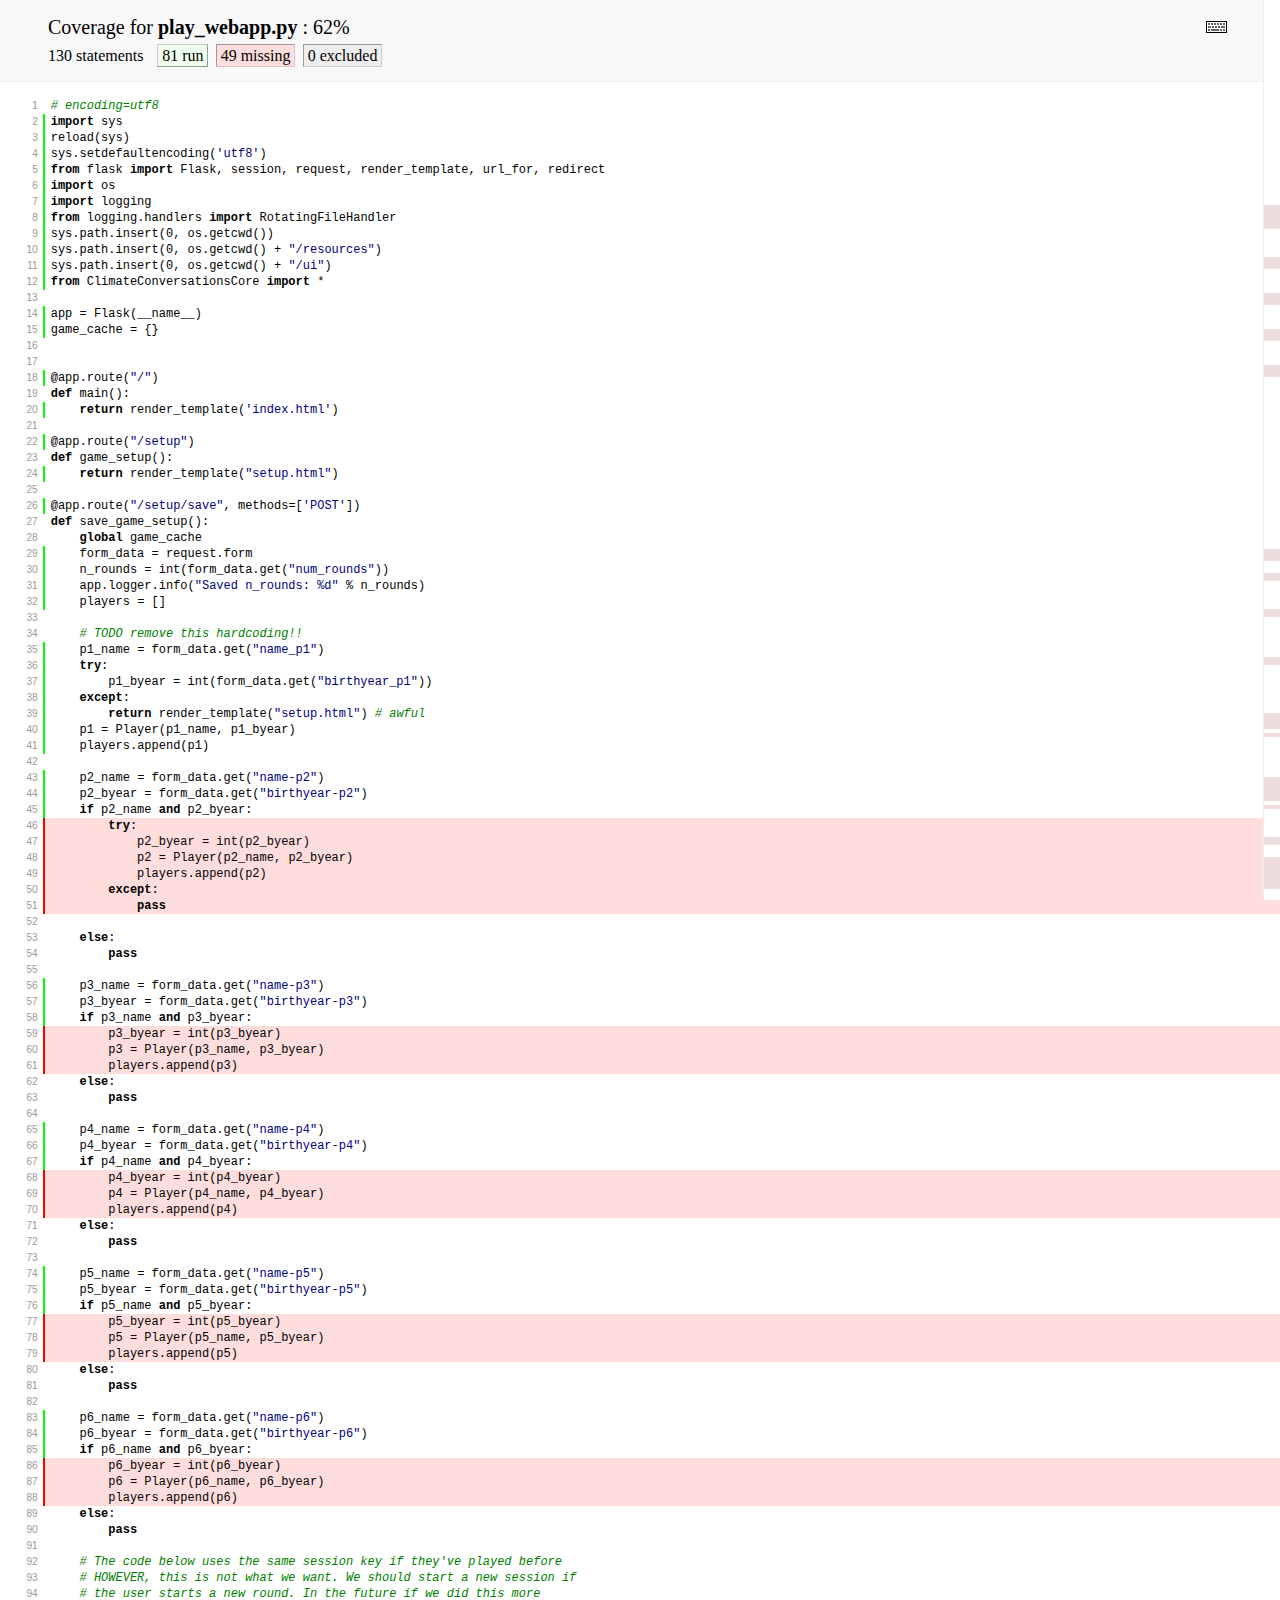
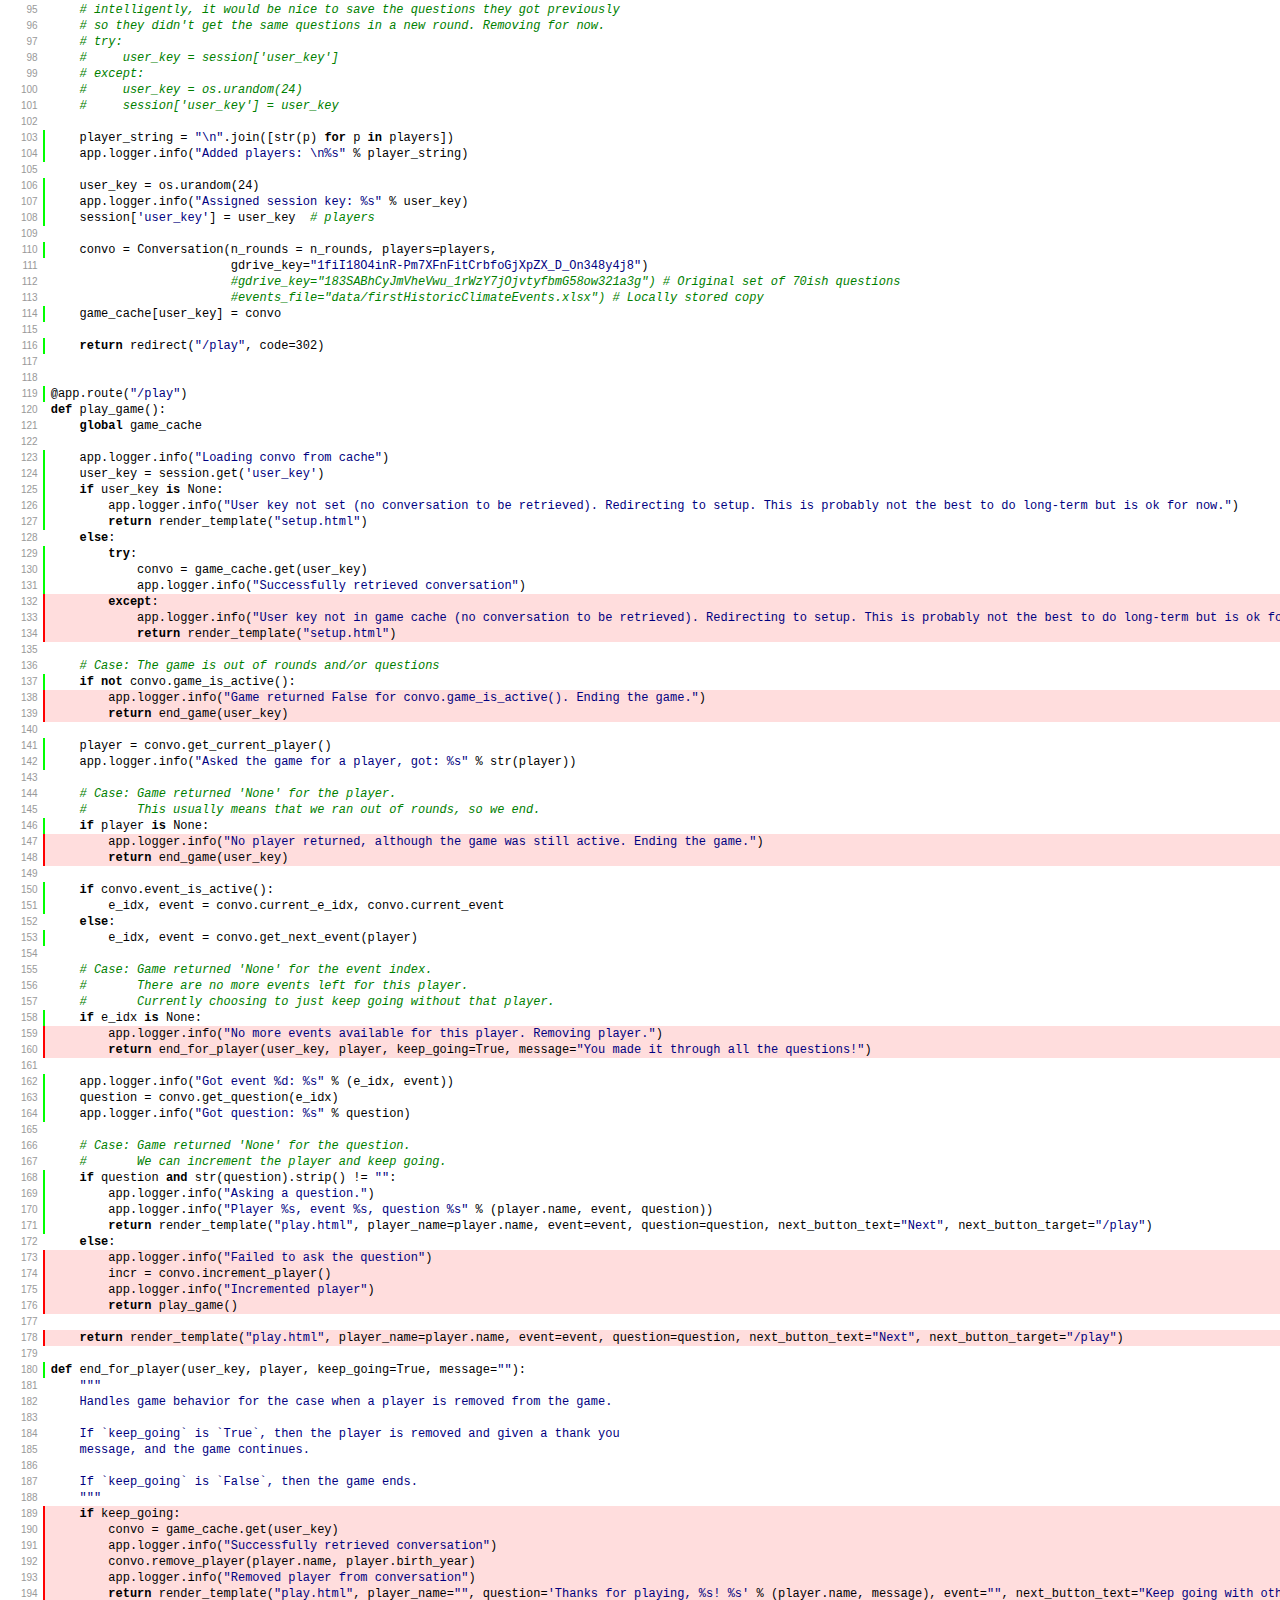
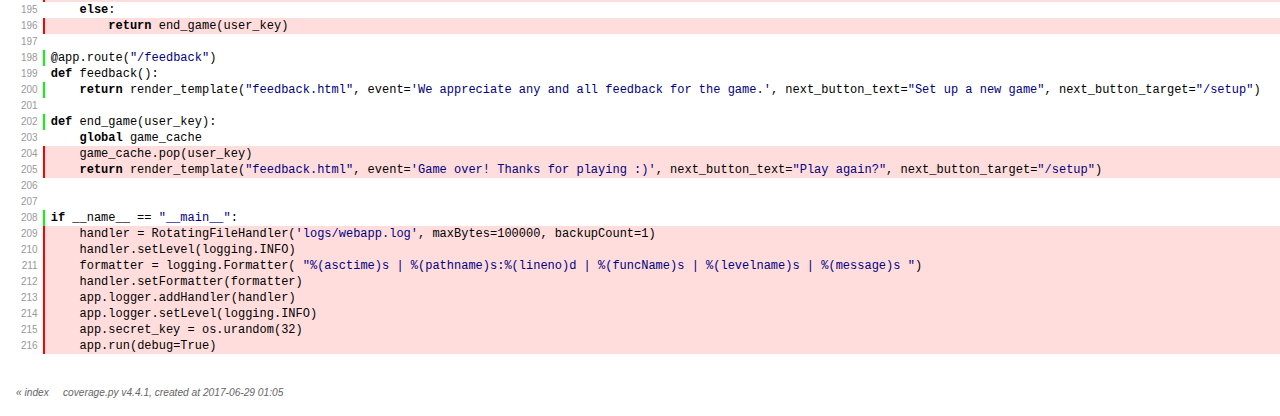
<file: tests/cover/play_webapp_py.html>
<!DOCTYPE html>
<html>
<head>
    <meta http-equiv="Content-Type" content="text/html; charset=utf-8">
    
    
    <meta http-equiv="X-UA-Compatible" content="IE=emulateIE7" />
    <title>Coverage for play_webapp.py: 62%</title>
    <link rel="stylesheet" href="style.css" type="text/css">
    
    <script type="text/javascript" src="jquery.min.js"></script>
    <script type="text/javascript" src="jquery.hotkeys.js"></script>
    <script type="text/javascript" src="jquery.isonscreen.js"></script>
    <script type="text/javascript" src="coverage_html.js"></script>
    <script type="text/javascript">
        jQuery(document).ready(coverage.pyfile_ready);
    </script>
</head>
<body class="pyfile">

<div id="header">
    <div class="content">
        <h1>Coverage for <b>play_webapp.py</b> :
            <span class="pc_cov">62%</span>
        </h1>

        <img id="keyboard_icon" src="keybd_closed.png" alt="Show keyboard shortcuts" />

        <h2 class="stats">
            130 statements &nbsp;
            <span class="run hide_run shortkey_r button_toggle_run">81 run</span>
            <span class="mis shortkey_m button_toggle_mis">49 missing</span>
            <span class="exc shortkey_x button_toggle_exc">0 excluded</span>

            
        </h2>
    </div>
</div>

<div class="help_panel">
    <img id="panel_icon" src="keybd_open.png" alt="Hide keyboard shortcuts" />
    <p class="legend">Hot-keys on this page</p>
    <div>
    <p class="keyhelp">
        <span class="key">r</span>
        <span class="key">m</span>
        <span class="key">x</span>
        <span class="key">p</span> &nbsp; toggle line displays
    </p>
    <p class="keyhelp">
        <span class="key">j</span>
        <span class="key">k</span> &nbsp; next/prev highlighted chunk
    </p>
    <p class="keyhelp">
        <span class="key">0</span> &nbsp; (zero) top of page
    </p>
    <p class="keyhelp">
        <span class="key">1</span> &nbsp; (one) first highlighted chunk
    </p>
    </div>
</div>

<div id="source">
    <table>
        <tr>
            <td class="linenos">
<p id="n1" class="pln"><a href="#n1">1</a></p>
<p id="n2" class="stm run hide_run"><a href="#n2">2</a></p>
<p id="n3" class="stm run hide_run"><a href="#n3">3</a></p>
<p id="n4" class="stm run hide_run"><a href="#n4">4</a></p>
<p id="n5" class="stm run hide_run"><a href="#n5">5</a></p>
<p id="n6" class="stm run hide_run"><a href="#n6">6</a></p>
<p id="n7" class="stm run hide_run"><a href="#n7">7</a></p>
<p id="n8" class="stm run hide_run"><a href="#n8">8</a></p>
<p id="n9" class="stm run hide_run"><a href="#n9">9</a></p>
<p id="n10" class="stm run hide_run"><a href="#n10">10</a></p>
<p id="n11" class="stm run hide_run"><a href="#n11">11</a></p>
<p id="n12" class="stm run hide_run"><a href="#n12">12</a></p>
<p id="n13" class="pln"><a href="#n13">13</a></p>
<p id="n14" class="stm run hide_run"><a href="#n14">14</a></p>
<p id="n15" class="stm run hide_run"><a href="#n15">15</a></p>
<p id="n16" class="pln"><a href="#n16">16</a></p>
<p id="n17" class="pln"><a href="#n17">17</a></p>
<p id="n18" class="stm run hide_run"><a href="#n18">18</a></p>
<p id="n19" class="pln"><a href="#n19">19</a></p>
<p id="n20" class="stm run hide_run"><a href="#n20">20</a></p>
<p id="n21" class="pln"><a href="#n21">21</a></p>
<p id="n22" class="stm run hide_run"><a href="#n22">22</a></p>
<p id="n23" class="pln"><a href="#n23">23</a></p>
<p id="n24" class="stm run hide_run"><a href="#n24">24</a></p>
<p id="n25" class="pln"><a href="#n25">25</a></p>
<p id="n26" class="stm run hide_run"><a href="#n26">26</a></p>
<p id="n27" class="pln"><a href="#n27">27</a></p>
<p id="n28" class="pln"><a href="#n28">28</a></p>
<p id="n29" class="stm run hide_run"><a href="#n29">29</a></p>
<p id="n30" class="stm run hide_run"><a href="#n30">30</a></p>
<p id="n31" class="stm run hide_run"><a href="#n31">31</a></p>
<p id="n32" class="stm run hide_run"><a href="#n32">32</a></p>
<p id="n33" class="pln"><a href="#n33">33</a></p>
<p id="n34" class="pln"><a href="#n34">34</a></p>
<p id="n35" class="stm run hide_run"><a href="#n35">35</a></p>
<p id="n36" class="stm run hide_run"><a href="#n36">36</a></p>
<p id="n37" class="stm run hide_run"><a href="#n37">37</a></p>
<p id="n38" class="stm run hide_run"><a href="#n38">38</a></p>
<p id="n39" class="stm run hide_run"><a href="#n39">39</a></p>
<p id="n40" class="stm run hide_run"><a href="#n40">40</a></p>
<p id="n41" class="stm run hide_run"><a href="#n41">41</a></p>
<p id="n42" class="pln"><a href="#n42">42</a></p>
<p id="n43" class="stm run hide_run"><a href="#n43">43</a></p>
<p id="n44" class="stm run hide_run"><a href="#n44">44</a></p>
<p id="n45" class="stm run hide_run"><a href="#n45">45</a></p>
<p id="n46" class="stm mis"><a href="#n46">46</a></p>
<p id="n47" class="stm mis"><a href="#n47">47</a></p>
<p id="n48" class="stm mis"><a href="#n48">48</a></p>
<p id="n49" class="stm mis"><a href="#n49">49</a></p>
<p id="n50" class="stm mis"><a href="#n50">50</a></p>
<p id="n51" class="stm mis"><a href="#n51">51</a></p>
<p id="n52" class="pln"><a href="#n52">52</a></p>
<p id="n53" class="pln"><a href="#n53">53</a></p>
<p id="n54" class="pln"><a href="#n54">54</a></p>
<p id="n55" class="pln"><a href="#n55">55</a></p>
<p id="n56" class="stm run hide_run"><a href="#n56">56</a></p>
<p id="n57" class="stm run hide_run"><a href="#n57">57</a></p>
<p id="n58" class="stm run hide_run"><a href="#n58">58</a></p>
<p id="n59" class="stm mis"><a href="#n59">59</a></p>
<p id="n60" class="stm mis"><a href="#n60">60</a></p>
<p id="n61" class="stm mis"><a href="#n61">61</a></p>
<p id="n62" class="pln"><a href="#n62">62</a></p>
<p id="n63" class="pln"><a href="#n63">63</a></p>
<p id="n64" class="pln"><a href="#n64">64</a></p>
<p id="n65" class="stm run hide_run"><a href="#n65">65</a></p>
<p id="n66" class="stm run hide_run"><a href="#n66">66</a></p>
<p id="n67" class="stm run hide_run"><a href="#n67">67</a></p>
<p id="n68" class="stm mis"><a href="#n68">68</a></p>
<p id="n69" class="stm mis"><a href="#n69">69</a></p>
<p id="n70" class="stm mis"><a href="#n70">70</a></p>
<p id="n71" class="pln"><a href="#n71">71</a></p>
<p id="n72" class="pln"><a href="#n72">72</a></p>
<p id="n73" class="pln"><a href="#n73">73</a></p>
<p id="n74" class="stm run hide_run"><a href="#n74">74</a></p>
<p id="n75" class="stm run hide_run"><a href="#n75">75</a></p>
<p id="n76" class="stm run hide_run"><a href="#n76">76</a></p>
<p id="n77" class="stm mis"><a href="#n77">77</a></p>
<p id="n78" class="stm mis"><a href="#n78">78</a></p>
<p id="n79" class="stm mis"><a href="#n79">79</a></p>
<p id="n80" class="pln"><a href="#n80">80</a></p>
<p id="n81" class="pln"><a href="#n81">81</a></p>
<p id="n82" class="pln"><a href="#n82">82</a></p>
<p id="n83" class="stm run hide_run"><a href="#n83">83</a></p>
<p id="n84" class="stm run hide_run"><a href="#n84">84</a></p>
<p id="n85" class="stm run hide_run"><a href="#n85">85</a></p>
<p id="n86" class="stm mis"><a href="#n86">86</a></p>
<p id="n87" class="stm mis"><a href="#n87">87</a></p>
<p id="n88" class="stm mis"><a href="#n88">88</a></p>
<p id="n89" class="pln"><a href="#n89">89</a></p>
<p id="n90" class="pln"><a href="#n90">90</a></p>
<p id="n91" class="pln"><a href="#n91">91</a></p>
<p id="n92" class="pln"><a href="#n92">92</a></p>
<p id="n93" class="pln"><a href="#n93">93</a></p>
<p id="n94" class="pln"><a href="#n94">94</a></p>
<p id="n95" class="pln"><a href="#n95">95</a></p>
<p id="n96" class="pln"><a href="#n96">96</a></p>
<p id="n97" class="pln"><a href="#n97">97</a></p>
<p id="n98" class="pln"><a href="#n98">98</a></p>
<p id="n99" class="pln"><a href="#n99">99</a></p>
<p id="n100" class="pln"><a href="#n100">100</a></p>
<p id="n101" class="pln"><a href="#n101">101</a></p>
<p id="n102" class="pln"><a href="#n102">102</a></p>
<p id="n103" class="stm run hide_run"><a href="#n103">103</a></p>
<p id="n104" class="stm run hide_run"><a href="#n104">104</a></p>
<p id="n105" class="pln"><a href="#n105">105</a></p>
<p id="n106" class="stm run hide_run"><a href="#n106">106</a></p>
<p id="n107" class="stm run hide_run"><a href="#n107">107</a></p>
<p id="n108" class="stm run hide_run"><a href="#n108">108</a></p>
<p id="n109" class="pln"><a href="#n109">109</a></p>
<p id="n110" class="stm run hide_run"><a href="#n110">110</a></p>
<p id="n111" class="pln"><a href="#n111">111</a></p>
<p id="n112" class="pln"><a href="#n112">112</a></p>
<p id="n113" class="pln"><a href="#n113">113</a></p>
<p id="n114" class="stm run hide_run"><a href="#n114">114</a></p>
<p id="n115" class="pln"><a href="#n115">115</a></p>
<p id="n116" class="stm run hide_run"><a href="#n116">116</a></p>
<p id="n117" class="pln"><a href="#n117">117</a></p>
<p id="n118" class="pln"><a href="#n118">118</a></p>
<p id="n119" class="stm run hide_run"><a href="#n119">119</a></p>
<p id="n120" class="pln"><a href="#n120">120</a></p>
<p id="n121" class="pln"><a href="#n121">121</a></p>
<p id="n122" class="pln"><a href="#n122">122</a></p>
<p id="n123" class="stm run hide_run"><a href="#n123">123</a></p>
<p id="n124" class="stm run hide_run"><a href="#n124">124</a></p>
<p id="n125" class="stm run hide_run"><a href="#n125">125</a></p>
<p id="n126" class="stm run hide_run"><a href="#n126">126</a></p>
<p id="n127" class="stm run hide_run"><a href="#n127">127</a></p>
<p id="n128" class="pln"><a href="#n128">128</a></p>
<p id="n129" class="stm run hide_run"><a href="#n129">129</a></p>
<p id="n130" class="stm run hide_run"><a href="#n130">130</a></p>
<p id="n131" class="stm run hide_run"><a href="#n131">131</a></p>
<p id="n132" class="stm mis"><a href="#n132">132</a></p>
<p id="n133" class="stm mis"><a href="#n133">133</a></p>
<p id="n134" class="stm mis"><a href="#n134">134</a></p>
<p id="n135" class="pln"><a href="#n135">135</a></p>
<p id="n136" class="pln"><a href="#n136">136</a></p>
<p id="n137" class="stm run hide_run"><a href="#n137">137</a></p>
<p id="n138" class="stm mis"><a href="#n138">138</a></p>
<p id="n139" class="stm mis"><a href="#n139">139</a></p>
<p id="n140" class="pln"><a href="#n140">140</a></p>
<p id="n141" class="stm run hide_run"><a href="#n141">141</a></p>
<p id="n142" class="stm run hide_run"><a href="#n142">142</a></p>
<p id="n143" class="pln"><a href="#n143">143</a></p>
<p id="n144" class="pln"><a href="#n144">144</a></p>
<p id="n145" class="pln"><a href="#n145">145</a></p>
<p id="n146" class="stm run hide_run"><a href="#n146">146</a></p>
<p id="n147" class="stm mis"><a href="#n147">147</a></p>
<p id="n148" class="stm mis"><a href="#n148">148</a></p>
<p id="n149" class="pln"><a href="#n149">149</a></p>
<p id="n150" class="stm run hide_run"><a href="#n150">150</a></p>
<p id="n151" class="stm run hide_run"><a href="#n151">151</a></p>
<p id="n152" class="pln"><a href="#n152">152</a></p>
<p id="n153" class="stm run hide_run"><a href="#n153">153</a></p>
<p id="n154" class="pln"><a href="#n154">154</a></p>
<p id="n155" class="pln"><a href="#n155">155</a></p>
<p id="n156" class="pln"><a href="#n156">156</a></p>
<p id="n157" class="pln"><a href="#n157">157</a></p>
<p id="n158" class="stm run hide_run"><a href="#n158">158</a></p>
<p id="n159" class="stm mis"><a href="#n159">159</a></p>
<p id="n160" class="stm mis"><a href="#n160">160</a></p>
<p id="n161" class="pln"><a href="#n161">161</a></p>
<p id="n162" class="stm run hide_run"><a href="#n162">162</a></p>
<p id="n163" class="stm run hide_run"><a href="#n163">163</a></p>
<p id="n164" class="stm run hide_run"><a href="#n164">164</a></p>
<p id="n165" class="pln"><a href="#n165">165</a></p>
<p id="n166" class="pln"><a href="#n166">166</a></p>
<p id="n167" class="pln"><a href="#n167">167</a></p>
<p id="n168" class="stm run hide_run"><a href="#n168">168</a></p>
<p id="n169" class="stm run hide_run"><a href="#n169">169</a></p>
<p id="n170" class="stm run hide_run"><a href="#n170">170</a></p>
<p id="n171" class="stm run hide_run"><a href="#n171">171</a></p>
<p id="n172" class="pln"><a href="#n172">172</a></p>
<p id="n173" class="stm mis"><a href="#n173">173</a></p>
<p id="n174" class="stm mis"><a href="#n174">174</a></p>
<p id="n175" class="stm mis"><a href="#n175">175</a></p>
<p id="n176" class="stm mis"><a href="#n176">176</a></p>
<p id="n177" class="pln"><a href="#n177">177</a></p>
<p id="n178" class="stm mis"><a href="#n178">178</a></p>
<p id="n179" class="pln"><a href="#n179">179</a></p>
<p id="n180" class="stm run hide_run"><a href="#n180">180</a></p>
<p id="n181" class="pln"><a href="#n181">181</a></p>
<p id="n182" class="pln"><a href="#n182">182</a></p>
<p id="n183" class="pln"><a href="#n183">183</a></p>
<p id="n184" class="pln"><a href="#n184">184</a></p>
<p id="n185" class="pln"><a href="#n185">185</a></p>
<p id="n186" class="pln"><a href="#n186">186</a></p>
<p id="n187" class="pln"><a href="#n187">187</a></p>
<p id="n188" class="pln"><a href="#n188">188</a></p>
<p id="n189" class="stm mis"><a href="#n189">189</a></p>
<p id="n190" class="stm mis"><a href="#n190">190</a></p>
<p id="n191" class="stm mis"><a href="#n191">191</a></p>
<p id="n192" class="stm mis"><a href="#n192">192</a></p>
<p id="n193" class="stm mis"><a href="#n193">193</a></p>
<p id="n194" class="stm mis"><a href="#n194">194</a></p>
<p id="n195" class="pln"><a href="#n195">195</a></p>
<p id="n196" class="stm mis"><a href="#n196">196</a></p>
<p id="n197" class="pln"><a href="#n197">197</a></p>
<p id="n198" class="stm run hide_run"><a href="#n198">198</a></p>
<p id="n199" class="pln"><a href="#n199">199</a></p>
<p id="n200" class="stm run hide_run"><a href="#n200">200</a></p>
<p id="n201" class="pln"><a href="#n201">201</a></p>
<p id="n202" class="stm run hide_run"><a href="#n202">202</a></p>
<p id="n203" class="pln"><a href="#n203">203</a></p>
<p id="n204" class="stm mis"><a href="#n204">204</a></p>
<p id="n205" class="stm mis"><a href="#n205">205</a></p>
<p id="n206" class="pln"><a href="#n206">206</a></p>
<p id="n207" class="pln"><a href="#n207">207</a></p>
<p id="n208" class="stm run hide_run"><a href="#n208">208</a></p>
<p id="n209" class="stm mis"><a href="#n209">209</a></p>
<p id="n210" class="stm mis"><a href="#n210">210</a></p>
<p id="n211" class="stm mis"><a href="#n211">211</a></p>
<p id="n212" class="stm mis"><a href="#n212">212</a></p>
<p id="n213" class="stm mis"><a href="#n213">213</a></p>
<p id="n214" class="stm mis"><a href="#n214">214</a></p>
<p id="n215" class="stm mis"><a href="#n215">215</a></p>
<p id="n216" class="stm mis"><a href="#n216">216</a></p>

            </td>
            <td class="text">
<p id="t1" class="pln"><span class="com"># encoding=utf8  </span><span class="strut">&nbsp;</span></p>
<p id="t2" class="stm run hide_run"><span class="key">import</span> <span class="nam">sys</span><span class="strut">&nbsp;</span></p>
<p id="t3" class="stm run hide_run"><span class="nam">reload</span><span class="op">(</span><span class="nam">sys</span><span class="op">)</span><span class="strut">&nbsp;</span></p>
<p id="t4" class="stm run hide_run"><span class="nam">sys</span><span class="op">.</span><span class="nam">setdefaultencoding</span><span class="op">(</span><span class="str">'utf8'</span><span class="op">)</span><span class="strut">&nbsp;</span></p>
<p id="t5" class="stm run hide_run"><span class="key">from</span> <span class="nam">flask</span> <span class="key">import</span> <span class="nam">Flask</span><span class="op">,</span> <span class="nam">session</span><span class="op">,</span> <span class="nam">request</span><span class="op">,</span> <span class="nam">render_template</span><span class="op">,</span> <span class="nam">url_for</span><span class="op">,</span> <span class="nam">redirect</span><span class="strut">&nbsp;</span></p>
<p id="t6" class="stm run hide_run"><span class="key">import</span> <span class="nam">os</span><span class="strut">&nbsp;</span></p>
<p id="t7" class="stm run hide_run"><span class="key">import</span> <span class="nam">logging</span><span class="strut">&nbsp;</span></p>
<p id="t8" class="stm run hide_run"><span class="key">from</span> <span class="nam">logging</span><span class="op">.</span><span class="nam">handlers</span> <span class="key">import</span> <span class="nam">RotatingFileHandler</span><span class="strut">&nbsp;</span></p>
<p id="t9" class="stm run hide_run"><span class="nam">sys</span><span class="op">.</span><span class="nam">path</span><span class="op">.</span><span class="nam">insert</span><span class="op">(</span><span class="num">0</span><span class="op">,</span> <span class="nam">os</span><span class="op">.</span><span class="nam">getcwd</span><span class="op">(</span><span class="op">)</span><span class="op">)</span><span class="strut">&nbsp;</span></p>
<p id="t10" class="stm run hide_run"><span class="nam">sys</span><span class="op">.</span><span class="nam">path</span><span class="op">.</span><span class="nam">insert</span><span class="op">(</span><span class="num">0</span><span class="op">,</span> <span class="nam">os</span><span class="op">.</span><span class="nam">getcwd</span><span class="op">(</span><span class="op">)</span> <span class="op">+</span> <span class="str">"/resources"</span><span class="op">)</span><span class="strut">&nbsp;</span></p>
<p id="t11" class="stm run hide_run"><span class="nam">sys</span><span class="op">.</span><span class="nam">path</span><span class="op">.</span><span class="nam">insert</span><span class="op">(</span><span class="num">0</span><span class="op">,</span> <span class="nam">os</span><span class="op">.</span><span class="nam">getcwd</span><span class="op">(</span><span class="op">)</span> <span class="op">+</span> <span class="str">"/ui"</span><span class="op">)</span><span class="strut">&nbsp;</span></p>
<p id="t12" class="stm run hide_run"><span class="key">from</span> <span class="nam">ClimateConversationsCore</span> <span class="key">import</span> <span class="op">*</span><span class="strut">&nbsp;</span></p>
<p id="t13" class="pln"><span class="strut">&nbsp;</span></p>
<p id="t14" class="stm run hide_run"><span class="nam">app</span> <span class="op">=</span> <span class="nam">Flask</span><span class="op">(</span><span class="nam">__name__</span><span class="op">)</span><span class="strut">&nbsp;</span></p>
<p id="t15" class="stm run hide_run"><span class="nam">game_cache</span> <span class="op">=</span> <span class="op">{</span><span class="op">}</span><span class="strut">&nbsp;</span></p>
<p id="t16" class="pln"><span class="strut">&nbsp;</span></p>
<p id="t17" class="pln"><span class="strut">&nbsp;</span></p>
<p id="t18" class="stm run hide_run"><span class="op">@</span><span class="nam">app</span><span class="op">.</span><span class="nam">route</span><span class="op">(</span><span class="str">"/"</span><span class="op">)</span><span class="strut">&nbsp;</span></p>
<p id="t19" class="pln"><span class="key">def</span> <span class="nam">main</span><span class="op">(</span><span class="op">)</span><span class="op">:</span><span class="strut">&nbsp;</span></p>
<p id="t20" class="stm run hide_run">    <span class="key">return</span> <span class="nam">render_template</span><span class="op">(</span><span class="str">'index.html'</span><span class="op">)</span><span class="strut">&nbsp;</span></p>
<p id="t21" class="pln"><span class="strut">&nbsp;</span></p>
<p id="t22" class="stm run hide_run"><span class="op">@</span><span class="nam">app</span><span class="op">.</span><span class="nam">route</span><span class="op">(</span><span class="str">"/setup"</span><span class="op">)</span><span class="strut">&nbsp;</span></p>
<p id="t23" class="pln"><span class="key">def</span> <span class="nam">game_setup</span><span class="op">(</span><span class="op">)</span><span class="op">:</span><span class="strut">&nbsp;</span></p>
<p id="t24" class="stm run hide_run">    <span class="key">return</span> <span class="nam">render_template</span><span class="op">(</span><span class="str">"setup.html"</span><span class="op">)</span><span class="strut">&nbsp;</span></p>
<p id="t25" class="pln"><span class="strut">&nbsp;</span></p>
<p id="t26" class="stm run hide_run"><span class="op">@</span><span class="nam">app</span><span class="op">.</span><span class="nam">route</span><span class="op">(</span><span class="str">"/setup/save"</span><span class="op">,</span> <span class="nam">methods</span><span class="op">=</span><span class="op">[</span><span class="str">'POST'</span><span class="op">]</span><span class="op">)</span><span class="strut">&nbsp;</span></p>
<p id="t27" class="pln"><span class="key">def</span> <span class="nam">save_game_setup</span><span class="op">(</span><span class="op">)</span><span class="op">:</span><span class="strut">&nbsp;</span></p>
<p id="t28" class="pln">    <span class="key">global</span> <span class="nam">game_cache</span><span class="strut">&nbsp;</span></p>
<p id="t29" class="stm run hide_run">    <span class="nam">form_data</span> <span class="op">=</span> <span class="nam">request</span><span class="op">.</span><span class="nam">form</span><span class="strut">&nbsp;</span></p>
<p id="t30" class="stm run hide_run">    <span class="nam">n_rounds</span> <span class="op">=</span> <span class="nam">int</span><span class="op">(</span><span class="nam">form_data</span><span class="op">.</span><span class="nam">get</span><span class="op">(</span><span class="str">"num_rounds"</span><span class="op">)</span><span class="op">)</span><span class="strut">&nbsp;</span></p>
<p id="t31" class="stm run hide_run">    <span class="nam">app</span><span class="op">.</span><span class="nam">logger</span><span class="op">.</span><span class="nam">info</span><span class="op">(</span><span class="str">"Saved n_rounds: %d"</span> <span class="op">%</span> <span class="nam">n_rounds</span><span class="op">)</span><span class="strut">&nbsp;</span></p>
<p id="t32" class="stm run hide_run">    <span class="nam">players</span> <span class="op">=</span> <span class="op">[</span><span class="op">]</span><span class="strut">&nbsp;</span></p>
<p id="t33" class="pln"><span class="strut">&nbsp;</span></p>
<p id="t34" class="pln">    <span class="com"># TODO remove this hardcoding!!</span><span class="strut">&nbsp;</span></p>
<p id="t35" class="stm run hide_run">    <span class="nam">p1_name</span> <span class="op">=</span> <span class="nam">form_data</span><span class="op">.</span><span class="nam">get</span><span class="op">(</span><span class="str">"name_p1"</span><span class="op">)</span><span class="strut">&nbsp;</span></p>
<p id="t36" class="stm run hide_run">    <span class="key">try</span><span class="op">:</span><span class="strut">&nbsp;</span></p>
<p id="t37" class="stm run hide_run">        <span class="nam">p1_byear</span> <span class="op">=</span> <span class="nam">int</span><span class="op">(</span><span class="nam">form_data</span><span class="op">.</span><span class="nam">get</span><span class="op">(</span><span class="str">"birthyear_p1"</span><span class="op">)</span><span class="op">)</span><span class="strut">&nbsp;</span></p>
<p id="t38" class="stm run hide_run">    <span class="key">except</span><span class="op">:</span><span class="strut">&nbsp;</span></p>
<p id="t39" class="stm run hide_run">        <span class="key">return</span> <span class="nam">render_template</span><span class="op">(</span><span class="str">"setup.html"</span><span class="op">)</span> <span class="com"># awful</span><span class="strut">&nbsp;</span></p>
<p id="t40" class="stm run hide_run">    <span class="nam">p1</span> <span class="op">=</span> <span class="nam">Player</span><span class="op">(</span><span class="nam">p1_name</span><span class="op">,</span> <span class="nam">p1_byear</span><span class="op">)</span><span class="strut">&nbsp;</span></p>
<p id="t41" class="stm run hide_run">    <span class="nam">players</span><span class="op">.</span><span class="nam">append</span><span class="op">(</span><span class="nam">p1</span><span class="op">)</span><span class="strut">&nbsp;</span></p>
<p id="t42" class="pln"><span class="strut">&nbsp;</span></p>
<p id="t43" class="stm run hide_run">    <span class="nam">p2_name</span> <span class="op">=</span> <span class="nam">form_data</span><span class="op">.</span><span class="nam">get</span><span class="op">(</span><span class="str">"name-p2"</span><span class="op">)</span><span class="strut">&nbsp;</span></p>
<p id="t44" class="stm run hide_run">    <span class="nam">p2_byear</span> <span class="op">=</span> <span class="nam">form_data</span><span class="op">.</span><span class="nam">get</span><span class="op">(</span><span class="str">"birthyear-p2"</span><span class="op">)</span><span class="strut">&nbsp;</span></p>
<p id="t45" class="stm run hide_run">    <span class="key">if</span> <span class="nam">p2_name</span> <span class="key">and</span> <span class="nam">p2_byear</span><span class="op">:</span><span class="strut">&nbsp;</span></p>
<p id="t46" class="stm mis">        <span class="key">try</span><span class="op">:</span><span class="strut">&nbsp;</span></p>
<p id="t47" class="stm mis">            <span class="nam">p2_byear</span> <span class="op">=</span> <span class="nam">int</span><span class="op">(</span><span class="nam">p2_byear</span><span class="op">)</span><span class="strut">&nbsp;</span></p>
<p id="t48" class="stm mis">            <span class="nam">p2</span> <span class="op">=</span> <span class="nam">Player</span><span class="op">(</span><span class="nam">p2_name</span><span class="op">,</span> <span class="nam">p2_byear</span><span class="op">)</span><span class="strut">&nbsp;</span></p>
<p id="t49" class="stm mis">            <span class="nam">players</span><span class="op">.</span><span class="nam">append</span><span class="op">(</span><span class="nam">p2</span><span class="op">)</span><span class="strut">&nbsp;</span></p>
<p id="t50" class="stm mis">        <span class="key">except</span><span class="op">:</span><span class="strut">&nbsp;</span></p>
<p id="t51" class="stm mis">            <span class="key">pass</span><span class="strut">&nbsp;</span></p>
<p id="t52" class="pln"><span class="strut">&nbsp;</span></p>
<p id="t53" class="pln">    <span class="key">else</span><span class="op">:</span><span class="strut">&nbsp;</span></p>
<p id="t54" class="pln">        <span class="key">pass</span><span class="strut">&nbsp;</span></p>
<p id="t55" class="pln"><span class="strut">&nbsp;</span></p>
<p id="t56" class="stm run hide_run">    <span class="nam">p3_name</span> <span class="op">=</span> <span class="nam">form_data</span><span class="op">.</span><span class="nam">get</span><span class="op">(</span><span class="str">"name-p3"</span><span class="op">)</span><span class="strut">&nbsp;</span></p>
<p id="t57" class="stm run hide_run">    <span class="nam">p3_byear</span> <span class="op">=</span> <span class="nam">form_data</span><span class="op">.</span><span class="nam">get</span><span class="op">(</span><span class="str">"birthyear-p3"</span><span class="op">)</span><span class="strut">&nbsp;</span></p>
<p id="t58" class="stm run hide_run">    <span class="key">if</span> <span class="nam">p3_name</span> <span class="key">and</span> <span class="nam">p3_byear</span><span class="op">:</span><span class="strut">&nbsp;</span></p>
<p id="t59" class="stm mis">        <span class="nam">p3_byear</span> <span class="op">=</span> <span class="nam">int</span><span class="op">(</span><span class="nam">p3_byear</span><span class="op">)</span><span class="strut">&nbsp;</span></p>
<p id="t60" class="stm mis">        <span class="nam">p3</span> <span class="op">=</span> <span class="nam">Player</span><span class="op">(</span><span class="nam">p3_name</span><span class="op">,</span> <span class="nam">p3_byear</span><span class="op">)</span><span class="strut">&nbsp;</span></p>
<p id="t61" class="stm mis">        <span class="nam">players</span><span class="op">.</span><span class="nam">append</span><span class="op">(</span><span class="nam">p3</span><span class="op">)</span><span class="strut">&nbsp;</span></p>
<p id="t62" class="pln">    <span class="key">else</span><span class="op">:</span><span class="strut">&nbsp;</span></p>
<p id="t63" class="pln">        <span class="key">pass</span><span class="strut">&nbsp;</span></p>
<p id="t64" class="pln"><span class="strut">&nbsp;</span></p>
<p id="t65" class="stm run hide_run">    <span class="nam">p4_name</span> <span class="op">=</span> <span class="nam">form_data</span><span class="op">.</span><span class="nam">get</span><span class="op">(</span><span class="str">"name-p4"</span><span class="op">)</span><span class="strut">&nbsp;</span></p>
<p id="t66" class="stm run hide_run">    <span class="nam">p4_byear</span> <span class="op">=</span> <span class="nam">form_data</span><span class="op">.</span><span class="nam">get</span><span class="op">(</span><span class="str">"birthyear-p4"</span><span class="op">)</span><span class="strut">&nbsp;</span></p>
<p id="t67" class="stm run hide_run">    <span class="key">if</span> <span class="nam">p4_name</span> <span class="key">and</span> <span class="nam">p4_byear</span><span class="op">:</span><span class="strut">&nbsp;</span></p>
<p id="t68" class="stm mis">        <span class="nam">p4_byear</span> <span class="op">=</span> <span class="nam">int</span><span class="op">(</span><span class="nam">p4_byear</span><span class="op">)</span><span class="strut">&nbsp;</span></p>
<p id="t69" class="stm mis">        <span class="nam">p4</span> <span class="op">=</span> <span class="nam">Player</span><span class="op">(</span><span class="nam">p4_name</span><span class="op">,</span> <span class="nam">p4_byear</span><span class="op">)</span><span class="strut">&nbsp;</span></p>
<p id="t70" class="stm mis">        <span class="nam">players</span><span class="op">.</span><span class="nam">append</span><span class="op">(</span><span class="nam">p4</span><span class="op">)</span><span class="strut">&nbsp;</span></p>
<p id="t71" class="pln">    <span class="key">else</span><span class="op">:</span><span class="strut">&nbsp;</span></p>
<p id="t72" class="pln">        <span class="key">pass</span><span class="strut">&nbsp;</span></p>
<p id="t73" class="pln"><span class="strut">&nbsp;</span></p>
<p id="t74" class="stm run hide_run">    <span class="nam">p5_name</span> <span class="op">=</span> <span class="nam">form_data</span><span class="op">.</span><span class="nam">get</span><span class="op">(</span><span class="str">"name-p5"</span><span class="op">)</span><span class="strut">&nbsp;</span></p>
<p id="t75" class="stm run hide_run">    <span class="nam">p5_byear</span> <span class="op">=</span> <span class="nam">form_data</span><span class="op">.</span><span class="nam">get</span><span class="op">(</span><span class="str">"birthyear-p5"</span><span class="op">)</span><span class="strut">&nbsp;</span></p>
<p id="t76" class="stm run hide_run">    <span class="key">if</span> <span class="nam">p5_name</span> <span class="key">and</span> <span class="nam">p5_byear</span><span class="op">:</span><span class="strut">&nbsp;</span></p>
<p id="t77" class="stm mis">        <span class="nam">p5_byear</span> <span class="op">=</span> <span class="nam">int</span><span class="op">(</span><span class="nam">p5_byear</span><span class="op">)</span><span class="strut">&nbsp;</span></p>
<p id="t78" class="stm mis">        <span class="nam">p5</span> <span class="op">=</span> <span class="nam">Player</span><span class="op">(</span><span class="nam">p5_name</span><span class="op">,</span> <span class="nam">p5_byear</span><span class="op">)</span><span class="strut">&nbsp;</span></p>
<p id="t79" class="stm mis">        <span class="nam">players</span><span class="op">.</span><span class="nam">append</span><span class="op">(</span><span class="nam">p5</span><span class="op">)</span><span class="strut">&nbsp;</span></p>
<p id="t80" class="pln">    <span class="key">else</span><span class="op">:</span><span class="strut">&nbsp;</span></p>
<p id="t81" class="pln">        <span class="key">pass</span><span class="strut">&nbsp;</span></p>
<p id="t82" class="pln"><span class="strut">&nbsp;</span></p>
<p id="t83" class="stm run hide_run">    <span class="nam">p6_name</span> <span class="op">=</span> <span class="nam">form_data</span><span class="op">.</span><span class="nam">get</span><span class="op">(</span><span class="str">"name-p6"</span><span class="op">)</span><span class="strut">&nbsp;</span></p>
<p id="t84" class="stm run hide_run">    <span class="nam">p6_byear</span> <span class="op">=</span> <span class="nam">form_data</span><span class="op">.</span><span class="nam">get</span><span class="op">(</span><span class="str">"birthyear-p6"</span><span class="op">)</span><span class="strut">&nbsp;</span></p>
<p id="t85" class="stm run hide_run">    <span class="key">if</span> <span class="nam">p6_name</span> <span class="key">and</span> <span class="nam">p6_byear</span><span class="op">:</span><span class="strut">&nbsp;</span></p>
<p id="t86" class="stm mis">        <span class="nam">p6_byear</span> <span class="op">=</span> <span class="nam">int</span><span class="op">(</span><span class="nam">p6_byear</span><span class="op">)</span><span class="strut">&nbsp;</span></p>
<p id="t87" class="stm mis">        <span class="nam">p6</span> <span class="op">=</span> <span class="nam">Player</span><span class="op">(</span><span class="nam">p6_name</span><span class="op">,</span> <span class="nam">p6_byear</span><span class="op">)</span><span class="strut">&nbsp;</span></p>
<p id="t88" class="stm mis">        <span class="nam">players</span><span class="op">.</span><span class="nam">append</span><span class="op">(</span><span class="nam">p6</span><span class="op">)</span><span class="strut">&nbsp;</span></p>
<p id="t89" class="pln">    <span class="key">else</span><span class="op">:</span><span class="strut">&nbsp;</span></p>
<p id="t90" class="pln">        <span class="key">pass</span><span class="strut">&nbsp;</span></p>
<p id="t91" class="pln"><span class="strut">&nbsp;</span></p>
<p id="t92" class="pln">    <span class="com"># The code below uses the same session key if they've played before</span><span class="strut">&nbsp;</span></p>
<p id="t93" class="pln">    <span class="com"># HOWEVER, this is not what we want. We should start a new session if</span><span class="strut">&nbsp;</span></p>
<p id="t94" class="pln">    <span class="com"># the user starts a new round. In the future if we did this more </span><span class="strut">&nbsp;</span></p>
<p id="t95" class="pln">    <span class="com"># intelligently, it would be nice to save the questions they got previously</span><span class="strut">&nbsp;</span></p>
<p id="t96" class="pln">    <span class="com"># so they didn't get the same questions in a new round. Removing for now.</span><span class="strut">&nbsp;</span></p>
<p id="t97" class="pln">    <span class="com"># try:</span><span class="strut">&nbsp;</span></p>
<p id="t98" class="pln">    <span class="com">#     user_key = session['user_key']</span><span class="strut">&nbsp;</span></p>
<p id="t99" class="pln">    <span class="com"># except:</span><span class="strut">&nbsp;</span></p>
<p id="t100" class="pln">    <span class="com">#     user_key = os.urandom(24)</span><span class="strut">&nbsp;</span></p>
<p id="t101" class="pln">    <span class="com">#     session['user_key'] = user_key  </span><span class="strut">&nbsp;</span></p>
<p id="t102" class="pln"><span class="strut">&nbsp;</span></p>
<p id="t103" class="stm run hide_run">    <span class="nam">player_string</span> <span class="op">=</span> <span class="str">"\n"</span><span class="op">.</span><span class="nam">join</span><span class="op">(</span><span class="op">[</span><span class="nam">str</span><span class="op">(</span><span class="nam">p</span><span class="op">)</span> <span class="key">for</span> <span class="nam">p</span> <span class="key">in</span> <span class="nam">players</span><span class="op">]</span><span class="op">)</span><span class="strut">&nbsp;</span></p>
<p id="t104" class="stm run hide_run">    <span class="nam">app</span><span class="op">.</span><span class="nam">logger</span><span class="op">.</span><span class="nam">info</span><span class="op">(</span><span class="str">"Added players: \n%s"</span> <span class="op">%</span> <span class="nam">player_string</span><span class="op">)</span><span class="strut">&nbsp;</span></p>
<p id="t105" class="pln"><span class="strut">&nbsp;</span></p>
<p id="t106" class="stm run hide_run">    <span class="nam">user_key</span> <span class="op">=</span> <span class="nam">os</span><span class="op">.</span><span class="nam">urandom</span><span class="op">(</span><span class="num">24</span><span class="op">)</span><span class="strut">&nbsp;</span></p>
<p id="t107" class="stm run hide_run">    <span class="nam">app</span><span class="op">.</span><span class="nam">logger</span><span class="op">.</span><span class="nam">info</span><span class="op">(</span><span class="str">"Assigned session key: %s"</span> <span class="op">%</span> <span class="nam">user_key</span><span class="op">)</span><span class="strut">&nbsp;</span></p>
<p id="t108" class="stm run hide_run">    <span class="nam">session</span><span class="op">[</span><span class="str">'user_key'</span><span class="op">]</span> <span class="op">=</span> <span class="nam">user_key</span>  <span class="com"># players</span><span class="strut">&nbsp;</span></p>
<p id="t109" class="pln"><span class="strut">&nbsp;</span></p>
<p id="t110" class="stm run hide_run">    <span class="nam">convo</span> <span class="op">=</span> <span class="nam">Conversation</span><span class="op">(</span><span class="nam">n_rounds</span> <span class="op">=</span> <span class="nam">n_rounds</span><span class="op">,</span> <span class="nam">players</span><span class="op">=</span><span class="nam">players</span><span class="op">,</span><span class="strut">&nbsp;</span></p>
<p id="t111" class="pln">                         <span class="nam">gdrive_key</span><span class="op">=</span><span class="str">"1fiI18O4inR-Pm7XFnFitCrbfoGjXpZX_D_On348y4j8"</span><span class="op">)</span><span class="strut">&nbsp;</span></p>
<p id="t112" class="pln">                         <span class="com">#gdrive_key="183SABhCyJmVheVwu_1rWzY7jOjvtyfbmG58ow321a3g") # Original set of 70ish questions</span><span class="strut">&nbsp;</span></p>
<p id="t113" class="pln">                         <span class="com">#events_file="data/firstHistoricClimateEvents.xlsx") # Locally stored copy</span><span class="strut">&nbsp;</span></p>
<p id="t114" class="stm run hide_run">    <span class="nam">game_cache</span><span class="op">[</span><span class="nam">user_key</span><span class="op">]</span> <span class="op">=</span> <span class="nam">convo</span><span class="strut">&nbsp;</span></p>
<p id="t115" class="pln"><span class="strut">&nbsp;</span></p>
<p id="t116" class="stm run hide_run">    <span class="key">return</span> <span class="nam">redirect</span><span class="op">(</span><span class="str">"/play"</span><span class="op">,</span> <span class="nam">code</span><span class="op">=</span><span class="num">302</span><span class="op">)</span><span class="strut">&nbsp;</span></p>
<p id="t117" class="pln"><span class="strut">&nbsp;</span></p>
<p id="t118" class="pln"><span class="strut">&nbsp;</span></p>
<p id="t119" class="stm run hide_run"><span class="op">@</span><span class="nam">app</span><span class="op">.</span><span class="nam">route</span><span class="op">(</span><span class="str">"/play"</span><span class="op">)</span><span class="strut">&nbsp;</span></p>
<p id="t120" class="pln"><span class="key">def</span> <span class="nam">play_game</span><span class="op">(</span><span class="op">)</span><span class="op">:</span><span class="strut">&nbsp;</span></p>
<p id="t121" class="pln">    <span class="key">global</span> <span class="nam">game_cache</span><span class="strut">&nbsp;</span></p>
<p id="t122" class="pln"><span class="strut">&nbsp;</span></p>
<p id="t123" class="stm run hide_run">    <span class="nam">app</span><span class="op">.</span><span class="nam">logger</span><span class="op">.</span><span class="nam">info</span><span class="op">(</span><span class="str">"Loading convo from cache"</span><span class="op">)</span><span class="strut">&nbsp;</span></p>
<p id="t124" class="stm run hide_run">    <span class="nam">user_key</span> <span class="op">=</span> <span class="nam">session</span><span class="op">.</span><span class="nam">get</span><span class="op">(</span><span class="str">'user_key'</span><span class="op">)</span><span class="strut">&nbsp;</span></p>
<p id="t125" class="stm run hide_run">    <span class="key">if</span> <span class="nam">user_key</span> <span class="key">is</span> <span class="nam">None</span><span class="op">:</span><span class="strut">&nbsp;</span></p>
<p id="t126" class="stm run hide_run">        <span class="nam">app</span><span class="op">.</span><span class="nam">logger</span><span class="op">.</span><span class="nam">info</span><span class="op">(</span><span class="str">"User key not set (no conversation to be retrieved). Redirecting to setup. This is probably not the best to do long-term but is ok for now."</span><span class="op">)</span><span class="strut">&nbsp;</span></p>
<p id="t127" class="stm run hide_run">        <span class="key">return</span> <span class="nam">render_template</span><span class="op">(</span><span class="str">"setup.html"</span><span class="op">)</span><span class="strut">&nbsp;</span></p>
<p id="t128" class="pln">    <span class="key">else</span><span class="op">:</span><span class="strut">&nbsp;</span></p>
<p id="t129" class="stm run hide_run">        <span class="key">try</span><span class="op">:</span><span class="strut">&nbsp;</span></p>
<p id="t130" class="stm run hide_run">            <span class="nam">convo</span> <span class="op">=</span> <span class="nam">game_cache</span><span class="op">.</span><span class="nam">get</span><span class="op">(</span><span class="nam">user_key</span><span class="op">)</span><span class="strut">&nbsp;</span></p>
<p id="t131" class="stm run hide_run">            <span class="nam">app</span><span class="op">.</span><span class="nam">logger</span><span class="op">.</span><span class="nam">info</span><span class="op">(</span><span class="str">"Successfully retrieved conversation"</span><span class="op">)</span><span class="strut">&nbsp;</span></p>
<p id="t132" class="stm mis">        <span class="key">except</span><span class="op">:</span><span class="strut">&nbsp;</span></p>
<p id="t133" class="stm mis">            <span class="nam">app</span><span class="op">.</span><span class="nam">logger</span><span class="op">.</span><span class="nam">info</span><span class="op">(</span><span class="str">"User key not in game cache (no conversation to be retrieved). Redirecting to setup. This is probably not the best to do long-term but is ok for now."</span><span class="op">)</span><span class="strut">&nbsp;</span></p>
<p id="t134" class="stm mis">            <span class="key">return</span> <span class="nam">render_template</span><span class="op">(</span><span class="str">"setup.html"</span><span class="op">)</span><span class="strut">&nbsp;</span></p>
<p id="t135" class="pln"><span class="strut">&nbsp;</span></p>
<p id="t136" class="pln">    <span class="com"># Case: The game is out of rounds and/or questions</span><span class="strut">&nbsp;</span></p>
<p id="t137" class="stm run hide_run">    <span class="key">if</span> <span class="key">not</span> <span class="nam">convo</span><span class="op">.</span><span class="nam">game_is_active</span><span class="op">(</span><span class="op">)</span><span class="op">:</span><span class="strut">&nbsp;</span></p>
<p id="t138" class="stm mis">        <span class="nam">app</span><span class="op">.</span><span class="nam">logger</span><span class="op">.</span><span class="nam">info</span><span class="op">(</span><span class="str">"Game returned False for convo.game_is_active(). Ending the game."</span><span class="op">)</span><span class="strut">&nbsp;</span></p>
<p id="t139" class="stm mis">        <span class="key">return</span> <span class="nam">end_game</span><span class="op">(</span><span class="nam">user_key</span><span class="op">)</span><span class="strut">&nbsp;</span></p>
<p id="t140" class="pln"><span class="strut">&nbsp;</span></p>
<p id="t141" class="stm run hide_run">    <span class="nam">player</span> <span class="op">=</span> <span class="nam">convo</span><span class="op">.</span><span class="nam">get_current_player</span><span class="op">(</span><span class="op">)</span><span class="strut">&nbsp;</span></p>
<p id="t142" class="stm run hide_run">    <span class="nam">app</span><span class="op">.</span><span class="nam">logger</span><span class="op">.</span><span class="nam">info</span><span class="op">(</span><span class="str">"Asked the game for a player, got: %s"</span> <span class="op">%</span> <span class="nam">str</span><span class="op">(</span><span class="nam">player</span><span class="op">)</span><span class="op">)</span><span class="strut">&nbsp;</span></p>
<p id="t143" class="pln"><span class="strut">&nbsp;</span></p>
<p id="t144" class="pln">    <span class="com"># Case: Game returned 'None' for the player.</span><span class="strut">&nbsp;</span></p>
<p id="t145" class="pln">    <span class="com">#       This usually means that we ran out of rounds, so we end.</span><span class="strut">&nbsp;</span></p>
<p id="t146" class="stm run hide_run">    <span class="key">if</span> <span class="nam">player</span> <span class="key">is</span> <span class="nam">None</span><span class="op">:</span><span class="strut">&nbsp;</span></p>
<p id="t147" class="stm mis">        <span class="nam">app</span><span class="op">.</span><span class="nam">logger</span><span class="op">.</span><span class="nam">info</span><span class="op">(</span><span class="str">"No player returned, although the game was still active. Ending the game."</span><span class="op">)</span><span class="strut">&nbsp;</span></p>
<p id="t148" class="stm mis">        <span class="key">return</span> <span class="nam">end_game</span><span class="op">(</span><span class="nam">user_key</span><span class="op">)</span><span class="strut">&nbsp;</span></p>
<p id="t149" class="pln"><span class="strut">&nbsp;</span></p>
<p id="t150" class="stm run hide_run">    <span class="key">if</span> <span class="nam">convo</span><span class="op">.</span><span class="nam">event_is_active</span><span class="op">(</span><span class="op">)</span><span class="op">:</span><span class="strut">&nbsp;</span></p>
<p id="t151" class="stm run hide_run">        <span class="nam">e_idx</span><span class="op">,</span> <span class="nam">event</span> <span class="op">=</span> <span class="nam">convo</span><span class="op">.</span><span class="nam">current_e_idx</span><span class="op">,</span> <span class="nam">convo</span><span class="op">.</span><span class="nam">current_event</span><span class="strut">&nbsp;</span></p>
<p id="t152" class="pln">    <span class="key">else</span><span class="op">:</span><span class="strut">&nbsp;</span></p>
<p id="t153" class="stm run hide_run">        <span class="nam">e_idx</span><span class="op">,</span> <span class="nam">event</span> <span class="op">=</span> <span class="nam">convo</span><span class="op">.</span><span class="nam">get_next_event</span><span class="op">(</span><span class="nam">player</span><span class="op">)</span><span class="strut">&nbsp;</span></p>
<p id="t154" class="pln"><span class="strut">&nbsp;</span></p>
<p id="t155" class="pln">    <span class="com"># Case: Game returned 'None' for the event index.</span><span class="strut">&nbsp;</span></p>
<p id="t156" class="pln">    <span class="com">#       There are no more events left for this player.</span><span class="strut">&nbsp;</span></p>
<p id="t157" class="pln">    <span class="com">#       Currently choosing to just keep going without that player.</span><span class="strut">&nbsp;</span></p>
<p id="t158" class="stm run hide_run">    <span class="key">if</span> <span class="nam">e_idx</span> <span class="key">is</span> <span class="nam">None</span><span class="op">:</span><span class="strut">&nbsp;</span></p>
<p id="t159" class="stm mis">        <span class="nam">app</span><span class="op">.</span><span class="nam">logger</span><span class="op">.</span><span class="nam">info</span><span class="op">(</span><span class="str">"No more events available for this player. Removing player."</span><span class="op">)</span><span class="strut">&nbsp;</span></p>
<p id="t160" class="stm mis">        <span class="key">return</span> <span class="nam">end_for_player</span><span class="op">(</span><span class="nam">user_key</span><span class="op">,</span> <span class="nam">player</span><span class="op">,</span> <span class="nam">keep_going</span><span class="op">=</span><span class="nam">True</span><span class="op">,</span> <span class="nam">message</span><span class="op">=</span><span class="str">"You made it through all the questions!"</span><span class="op">)</span><span class="strut">&nbsp;</span></p>
<p id="t161" class="pln"><span class="strut">&nbsp;</span></p>
<p id="t162" class="stm run hide_run">    <span class="nam">app</span><span class="op">.</span><span class="nam">logger</span><span class="op">.</span><span class="nam">info</span><span class="op">(</span><span class="str">"Got event %d: %s"</span> <span class="op">%</span> <span class="op">(</span><span class="nam">e_idx</span><span class="op">,</span> <span class="nam">event</span><span class="op">)</span><span class="op">)</span><span class="strut">&nbsp;</span></p>
<p id="t163" class="stm run hide_run">    <span class="nam">question</span> <span class="op">=</span> <span class="nam">convo</span><span class="op">.</span><span class="nam">get_question</span><span class="op">(</span><span class="nam">e_idx</span><span class="op">)</span><span class="strut">&nbsp;</span></p>
<p id="t164" class="stm run hide_run">    <span class="nam">app</span><span class="op">.</span><span class="nam">logger</span><span class="op">.</span><span class="nam">info</span><span class="op">(</span><span class="str">"Got question: %s"</span> <span class="op">%</span> <span class="nam">question</span><span class="op">)</span><span class="strut">&nbsp;</span></p>
<p id="t165" class="pln"><span class="strut">&nbsp;</span></p>
<p id="t166" class="pln">    <span class="com"># Case: Game returned 'None' for the question.</span><span class="strut">&nbsp;</span></p>
<p id="t167" class="pln">    <span class="com">#       We can increment the player and keep going.</span><span class="strut">&nbsp;</span></p>
<p id="t168" class="stm run hide_run">    <span class="key">if</span> <span class="nam">question</span> <span class="key">and</span> <span class="nam">str</span><span class="op">(</span><span class="nam">question</span><span class="op">)</span><span class="op">.</span><span class="nam">strip</span><span class="op">(</span><span class="op">)</span> <span class="op">!=</span> <span class="str">""</span><span class="op">:</span><span class="strut">&nbsp;</span></p>
<p id="t169" class="stm run hide_run">        <span class="nam">app</span><span class="op">.</span><span class="nam">logger</span><span class="op">.</span><span class="nam">info</span><span class="op">(</span><span class="str">"Asking a question."</span><span class="op">)</span><span class="strut">&nbsp;</span></p>
<p id="t170" class="stm run hide_run">        <span class="nam">app</span><span class="op">.</span><span class="nam">logger</span><span class="op">.</span><span class="nam">info</span><span class="op">(</span><span class="str">"Player %s, event %s, question %s"</span> <span class="op">%</span> <span class="op">(</span><span class="nam">player</span><span class="op">.</span><span class="nam">name</span><span class="op">,</span> <span class="nam">event</span><span class="op">,</span> <span class="nam">question</span><span class="op">)</span><span class="op">)</span><span class="strut">&nbsp;</span></p>
<p id="t171" class="stm run hide_run">        <span class="key">return</span> <span class="nam">render_template</span><span class="op">(</span><span class="str">"play.html"</span><span class="op">,</span> <span class="nam">player_name</span><span class="op">=</span><span class="nam">player</span><span class="op">.</span><span class="nam">name</span><span class="op">,</span> <span class="nam">event</span><span class="op">=</span><span class="nam">event</span><span class="op">,</span> <span class="nam">question</span><span class="op">=</span><span class="nam">question</span><span class="op">,</span> <span class="nam">next_button_text</span><span class="op">=</span><span class="str">"Next"</span><span class="op">,</span> <span class="nam">next_button_target</span><span class="op">=</span><span class="str">"/play"</span><span class="op">)</span><span class="strut">&nbsp;</span></p>
<p id="t172" class="pln">    <span class="key">else</span><span class="op">:</span><span class="strut">&nbsp;</span></p>
<p id="t173" class="stm mis">        <span class="nam">app</span><span class="op">.</span><span class="nam">logger</span><span class="op">.</span><span class="nam">info</span><span class="op">(</span><span class="str">"Failed to ask the question"</span><span class="op">)</span><span class="strut">&nbsp;</span></p>
<p id="t174" class="stm mis">        <span class="nam">incr</span> <span class="op">=</span> <span class="nam">convo</span><span class="op">.</span><span class="nam">increment_player</span><span class="op">(</span><span class="op">)</span><span class="strut">&nbsp;</span></p>
<p id="t175" class="stm mis">        <span class="nam">app</span><span class="op">.</span><span class="nam">logger</span><span class="op">.</span><span class="nam">info</span><span class="op">(</span><span class="str">"Incremented player"</span><span class="op">)</span><span class="strut">&nbsp;</span></p>
<p id="t176" class="stm mis">        <span class="key">return</span> <span class="nam">play_game</span><span class="op">(</span><span class="op">)</span><span class="strut">&nbsp;</span></p>
<p id="t177" class="pln"><span class="strut">&nbsp;</span></p>
<p id="t178" class="stm mis">    <span class="key">return</span> <span class="nam">render_template</span><span class="op">(</span><span class="str">"play.html"</span><span class="op">,</span> <span class="nam">player_name</span><span class="op">=</span><span class="nam">player</span><span class="op">.</span><span class="nam">name</span><span class="op">,</span> <span class="nam">event</span><span class="op">=</span><span class="nam">event</span><span class="op">,</span> <span class="nam">question</span><span class="op">=</span><span class="nam">question</span><span class="op">,</span> <span class="nam">next_button_text</span><span class="op">=</span><span class="str">"Next"</span><span class="op">,</span> <span class="nam">next_button_target</span><span class="op">=</span><span class="str">"/play"</span><span class="op">)</span><span class="strut">&nbsp;</span></p>
<p id="t179" class="pln"><span class="strut">&nbsp;</span></p>
<p id="t180" class="stm run hide_run"><span class="key">def</span> <span class="nam">end_for_player</span><span class="op">(</span><span class="nam">user_key</span><span class="op">,</span> <span class="nam">player</span><span class="op">,</span> <span class="nam">keep_going</span><span class="op">=</span><span class="nam">True</span><span class="op">,</span> <span class="nam">message</span><span class="op">=</span><span class="str">""</span><span class="op">)</span><span class="op">:</span><span class="strut">&nbsp;</span></p>
<p id="t181" class="pln">    <span class="str">"""</span><span class="strut">&nbsp;</span></p>
<p id="t182" class="pln"><span class="str">    Handles game behavior for the case when a player is removed from the game.</span><span class="strut">&nbsp;</span></p>
<p id="t183" class="pln"><span class="strut">&nbsp;</span></p>
<p id="t184" class="pln"><span class="str">    If `keep_going` is `True`, then the player is removed and given a thank you </span><span class="strut">&nbsp;</span></p>
<p id="t185" class="pln"><span class="str">    message, and the game continues.</span><span class="strut">&nbsp;</span></p>
<p id="t186" class="pln"><span class="strut">&nbsp;</span></p>
<p id="t187" class="pln"><span class="str">    If `keep_going` is `False`, then the game ends.</span><span class="strut">&nbsp;</span></p>
<p id="t188" class="pln"><span class="str">    """</span><span class="strut">&nbsp;</span></p>
<p id="t189" class="stm mis">    <span class="key">if</span> <span class="nam">keep_going</span><span class="op">:</span><span class="strut">&nbsp;</span></p>
<p id="t190" class="stm mis">        <span class="nam">convo</span> <span class="op">=</span> <span class="nam">game_cache</span><span class="op">.</span><span class="nam">get</span><span class="op">(</span><span class="nam">user_key</span><span class="op">)</span><span class="strut">&nbsp;</span></p>
<p id="t191" class="stm mis">        <span class="nam">app</span><span class="op">.</span><span class="nam">logger</span><span class="op">.</span><span class="nam">info</span><span class="op">(</span><span class="str">"Successfully retrieved conversation"</span><span class="op">)</span><span class="strut">&nbsp;</span></p>
<p id="t192" class="stm mis">        <span class="nam">convo</span><span class="op">.</span><span class="nam">remove_player</span><span class="op">(</span><span class="nam">player</span><span class="op">.</span><span class="nam">name</span><span class="op">,</span> <span class="nam">player</span><span class="op">.</span><span class="nam">birth_year</span><span class="op">)</span><span class="strut">&nbsp;</span></p>
<p id="t193" class="stm mis">        <span class="nam">app</span><span class="op">.</span><span class="nam">logger</span><span class="op">.</span><span class="nam">info</span><span class="op">(</span><span class="str">"Removed player from conversation"</span><span class="op">)</span><span class="strut">&nbsp;</span></p>
<p id="t194" class="stm mis">        <span class="key">return</span> <span class="nam">render_template</span><span class="op">(</span><span class="str">"play.html"</span><span class="op">,</span> <span class="nam">player_name</span><span class="op">=</span><span class="str">""</span><span class="op">,</span> <span class="nam">question</span><span class="op">=</span><span class="str">'Thanks for playing, %s! %s'</span> <span class="op">%</span> <span class="op">(</span><span class="nam">player</span><span class="op">.</span><span class="nam">name</span><span class="op">,</span> <span class="nam">message</span><span class="op">)</span><span class="op">,</span> <span class="nam">event</span><span class="op">=</span><span class="str">""</span><span class="op">,</span> <span class="nam">next_button_text</span><span class="op">=</span><span class="str">"Keep going with other players"</span><span class="op">,</span> <span class="nam">next_button_target</span><span class="op">=</span><span class="str">"/play"</span><span class="op">)</span><span class="strut">&nbsp;</span></p>
<p id="t195" class="pln">    <span class="key">else</span><span class="op">:</span><span class="strut">&nbsp;</span></p>
<p id="t196" class="stm mis">        <span class="key">return</span> <span class="nam">end_game</span><span class="op">(</span><span class="nam">user_key</span><span class="op">)</span><span class="strut">&nbsp;</span></p>
<p id="t197" class="pln"><span class="strut">&nbsp;</span></p>
<p id="t198" class="stm run hide_run"><span class="op">@</span><span class="nam">app</span><span class="op">.</span><span class="nam">route</span><span class="op">(</span><span class="str">"/feedback"</span><span class="op">)</span><span class="strut">&nbsp;</span></p>
<p id="t199" class="pln"><span class="key">def</span> <span class="nam">feedback</span><span class="op">(</span><span class="op">)</span><span class="op">:</span><span class="strut">&nbsp;</span></p>
<p id="t200" class="stm run hide_run">    <span class="key">return</span> <span class="nam">render_template</span><span class="op">(</span><span class="str">"feedback.html"</span><span class="op">,</span> <span class="nam">event</span><span class="op">=</span><span class="str">'We appreciate any and all feedback for the game.'</span><span class="op">,</span> <span class="nam">next_button_text</span><span class="op">=</span><span class="str">"Set up a new game"</span><span class="op">,</span> <span class="nam">next_button_target</span><span class="op">=</span><span class="str">"/setup"</span><span class="op">)</span><span class="strut">&nbsp;</span></p>
<p id="t201" class="pln"><span class="strut">&nbsp;</span></p>
<p id="t202" class="stm run hide_run"><span class="key">def</span> <span class="nam">end_game</span><span class="op">(</span><span class="nam">user_key</span><span class="op">)</span><span class="op">:</span><span class="strut">&nbsp;</span></p>
<p id="t203" class="pln">    <span class="key">global</span> <span class="nam">game_cache</span><span class="strut">&nbsp;</span></p>
<p id="t204" class="stm mis">    <span class="nam">game_cache</span><span class="op">.</span><span class="nam">pop</span><span class="op">(</span><span class="nam">user_key</span><span class="op">)</span><span class="strut">&nbsp;</span></p>
<p id="t205" class="stm mis">    <span class="key">return</span> <span class="nam">render_template</span><span class="op">(</span><span class="str">"feedback.html"</span><span class="op">,</span> <span class="nam">event</span><span class="op">=</span><span class="str">'Game over! Thanks for playing :)'</span><span class="op">,</span> <span class="nam">next_button_text</span><span class="op">=</span><span class="str">"Play again?"</span><span class="op">,</span> <span class="nam">next_button_target</span><span class="op">=</span><span class="str">"/setup"</span><span class="op">)</span><span class="strut">&nbsp;</span></p>
<p id="t206" class="pln"><span class="strut">&nbsp;</span></p>
<p id="t207" class="pln"><span class="strut">&nbsp;</span></p>
<p id="t208" class="stm run hide_run"><span class="key">if</span> <span class="nam">__name__</span> <span class="op">==</span> <span class="str">"__main__"</span><span class="op">:</span><span class="strut">&nbsp;</span></p>
<p id="t209" class="stm mis">    <span class="nam">handler</span> <span class="op">=</span> <span class="nam">RotatingFileHandler</span><span class="op">(</span><span class="str">'logs/webapp.log'</span><span class="op">,</span> <span class="nam">maxBytes</span><span class="op">=</span><span class="num">100000</span><span class="op">,</span> <span class="nam">backupCount</span><span class="op">=</span><span class="num">1</span><span class="op">)</span><span class="strut">&nbsp;</span></p>
<p id="t210" class="stm mis">    <span class="nam">handler</span><span class="op">.</span><span class="nam">setLevel</span><span class="op">(</span><span class="nam">logging</span><span class="op">.</span><span class="nam">INFO</span><span class="op">)</span><span class="strut">&nbsp;</span></p>
<p id="t211" class="stm mis">    <span class="nam">formatter</span> <span class="op">=</span> <span class="nam">logging</span><span class="op">.</span><span class="nam">Formatter</span><span class="op">(</span> <span class="str">"%(asctime)s | %(pathname)s:%(lineno)d | %(funcName)s | %(levelname)s | %(message)s "</span><span class="op">)</span><span class="strut">&nbsp;</span></p>
<p id="t212" class="stm mis">    <span class="nam">handler</span><span class="op">.</span><span class="nam">setFormatter</span><span class="op">(</span><span class="nam">formatter</span><span class="op">)</span><span class="strut">&nbsp;</span></p>
<p id="t213" class="stm mis">    <span class="nam">app</span><span class="op">.</span><span class="nam">logger</span><span class="op">.</span><span class="nam">addHandler</span><span class="op">(</span><span class="nam">handler</span><span class="op">)</span><span class="strut">&nbsp;</span></p>
<p id="t214" class="stm mis">    <span class="nam">app</span><span class="op">.</span><span class="nam">logger</span><span class="op">.</span><span class="nam">setLevel</span><span class="op">(</span><span class="nam">logging</span><span class="op">.</span><span class="nam">INFO</span><span class="op">)</span><span class="strut">&nbsp;</span></p>
<p id="t215" class="stm mis">    <span class="nam">app</span><span class="op">.</span><span class="nam">secret_key</span> <span class="op">=</span> <span class="nam">os</span><span class="op">.</span><span class="nam">urandom</span><span class="op">(</span><span class="num">32</span><span class="op">)</span><span class="strut">&nbsp;</span></p>
<p id="t216" class="stm mis">    <span class="nam">app</span><span class="op">.</span><span class="nam">run</span><span class="op">(</span><span class="nam">debug</span><span class="op">=</span><span class="nam">True</span><span class="op">)</span><span class="strut">&nbsp;</span></p>

            </td>
        </tr>
    </table>
</div>

<div id="footer">
    <div class="content">
        <p>
            <a class="nav" href="index.html">&#xab; index</a> &nbsp; &nbsp; <a class="nav" href="https://coverage.readthedocs.io">coverage.py v4.4.1</a>,
            created at 2017-06-29 01:05
        </p>
    </div>
</div>

</body>
</html>
</file>
<file: tests/cover/style.css>
/* Licensed under the Apache License: http://www.apache.org/licenses/LICENSE-2.0 */
/* For details: https://bitbucket.org/ned/coveragepy/src/default/NOTICE.txt */

/* CSS styles for coverage.py. */

/* Page-wide styles */
html, body, h1, h2, h3, p, table, td, th {
    margin: 0;
    padding: 0;
    border: 0;
    outline: 0;
    font-weight: inherit;
    font-style: inherit;
    font-size: 100%;
    font-family: inherit;
    vertical-align: baseline;
    }

/* Set baseline grid to 16 pt. */
body {
    font-family: georgia, serif;
    font-size: 1em;
    }

html>body {
    font-size: 16px;
    }

/* Set base font size to 12/16 */
p {
    font-size: .75em;           /* 12/16 */
    line-height: 1.33333333em;  /* 16/12 */
    }

table {
    border-collapse: collapse;
    }
td {
    vertical-align: top;
}
table tr.hidden {
    display: none !important;
    }

p#no_rows {
    display: none;
    font-size: 1.2em;
    }

a.nav {
    text-decoration: none;
    color: inherit;
    }
a.nav:hover {
    text-decoration: underline;
    color: inherit;
    }

/* Page structure */
#header {
    background: #f8f8f8;
    width: 100%;
    border-bottom: 1px solid #eee;
    }

#source {
    padding: 1em;
    font-family: Consolas, "Liberation Mono", Menlo, Courier, monospace;
    }

.indexfile #footer {
    margin: 1em 3em;
    }

.pyfile #footer {
    margin: 1em 1em;
    }

#footer .content {
    padding: 0;
    font-size: 85%;
    font-family: verdana, sans-serif;
    color: #666666;
    font-style: italic;
    }

#index {
    margin: 1em 0 0 3em;
    }

/* Header styles */
#header .content {
    padding: 1em 3em;
    }

h1 {
    font-size: 1.25em;
    display: inline-block;
}

#filter_container {
    display: inline-block;
    float: right;
    margin: 0 2em 0 0;
}
#filter_container input {
    width: 10em;
}

h2.stats {
    margin-top: .5em;
    font-size: 1em;
}
.stats span {
    border: 1px solid;
    padding: .1em .25em;
    margin: 0 .1em;
    cursor: pointer;
    border-color: #999 #ccc #ccc #999;
}
.stats span.hide_run, .stats span.hide_exc,
.stats span.hide_mis, .stats span.hide_par,
.stats span.par.hide_run.hide_par {
    border-color: #ccc #999 #999 #ccc;
}
.stats span.par.hide_run {
    border-color: #999 #ccc #ccc #999;
}

.stats span.run {
    background: #ddffdd;
}
.stats span.exc {
    background: #eeeeee;
}
.stats span.mis {
    background: #ffdddd;
}
.stats span.hide_run {
    background: #eeffee;
}
.stats span.hide_exc {
    background: #f5f5f5;
}
.stats span.hide_mis {
    background: #ffeeee;
}
.stats span.par {
    background: #ffffaa;
}
.stats span.hide_par {
    background: #ffffcc;
}

/* Help panel */
#keyboard_icon {
    float: right;
    margin: 5px;
    cursor: pointer;
}

.help_panel {
    position: absolute;
    background: #ffffcc;
    padding: .5em;
    border: 1px solid #883;
    display: none;
}

.indexfile .help_panel {
    width: 20em; height: 4em;
}

.pyfile .help_panel {
    width: 16em; height: 8em;
}

.help_panel .legend {
    font-style: italic;
    margin-bottom: 1em;
}

#panel_icon {
    float: right;
    cursor: pointer;
}

.keyhelp {
    margin: .75em;
}

.keyhelp .key {
    border: 1px solid black;
    border-color: #888 #333 #333 #888;
    padding: .1em .35em;
    font-family: monospace;
    font-weight: bold;
    background: #eee;
}

/* Source file styles */
.linenos p {
    text-align: right;
    margin: 0;
    padding: 0 .5em;
    color: #999999;
    font-family: verdana, sans-serif;
    font-size: .625em;   /* 10/16 */
    line-height: 1.6em;  /* 16/10 */
    }
.linenos p.highlight {
    background: #ffdd00;
    }
.linenos p a {
    text-decoration: none;
    color: #999999;
    }
.linenos p a:hover {
    text-decoration: underline;
    color: #999999;
    }

td.text {
    width: 100%;
    }
.text p {
    margin: 0;
    padding: 0 0 0 .5em;
    border-left: 2px solid #ffffff;
    white-space: pre;
    position: relative;
    }

.text p.mis {
    background: #ffdddd;
    border-left: 2px solid #ff0000;
    }
.text p.run, .text p.run.hide_par {
    background: #ddffdd;
    border-left: 2px solid #00ff00;
    }
.text p.exc {
    background: #eeeeee;
    border-left: 2px solid #808080;
    }
.text p.par, .text p.par.hide_run {
    background: #ffffaa;
    border-left: 2px solid #eeee99;
    }
.text p.hide_run, .text p.hide_exc, .text p.hide_mis, .text p.hide_par,
.text p.hide_run.hide_par {
    background: inherit;
    }

.text span.annotate {
    font-family: georgia;
    color: #666;
    float: right;
    padding-right: .5em;
    }
.text p.hide_par span.annotate {
    display: none;
    }
.text span.annotate.long {
    display: none;
    }
.text p:hover span.annotate.long {
    display: block;
    max-width: 50%;
    white-space: normal;
    float: right;
    position: absolute;
    top: 1.75em;
    right: 1em;
    width: 30em;
    height: auto;
    color: #333;
    background: #ffffcc;
    border: 1px solid #888;
    padding: .25em .5em;
    z-index: 999;
    border-radius: .2em;
    box-shadow: #cccccc .2em .2em .2em;
    }

/* Syntax coloring */
.text .com {
    color: green;
    font-style: italic;
    line-height: 1px;
    }
.text .key {
    font-weight: bold;
    line-height: 1px;
    }
.text .str {
    color: #000080;
    }

/* index styles */
#index td, #index th {
    text-align: right;
    width: 5em;
    padding: .25em .5em;
    border-bottom: 1px solid #eee;
    }
#index th {
    font-style: italic;
    color: #333;
    border-bottom: 1px solid #ccc;
    cursor: pointer;
    }
#index th:hover {
    background: #eee;
    border-bottom: 1px solid #999;
    }
#index td.left, #index th.left {
    padding-left: 0;
    }
#index td.right, #index th.right {
    padding-right: 0;
    }
#index th.headerSortDown, #index th.headerSortUp {
    border-bottom: 1px solid #000;
    white-space: nowrap;
    background: #eee;
    }
#index th.headerSortDown:after {
    content: " ↓";
}
#index th.headerSortUp:after {
    content: " ↑";
}
#index td.name, #index th.name {
    text-align: left;
    width: auto;
    }
#index td.name a {
    text-decoration: none;
    color: #000;
    }
#index tr.total,
#index tr.total_dynamic {
    }
#index tr.total td,
#index tr.total_dynamic td {
    font-weight: bold;
    border-top: 1px solid #ccc;
    border-bottom: none;
    }
#index tr.file:hover {
    background: #eeeeee;
    }
#index tr.file:hover td.name {
    text-decoration: underline;
    color: #000;
    }

/* scroll marker styles */
#scroll_marker {
    position: fixed;
    right: 0;
    top: 0;
    width: 16px;
    height: 100%;
    background: white;
    border-left: 1px solid #eee;
    }

#scroll_marker .marker {
    background: #eedddd;
    position: absolute;
    min-height: 3px;
    width: 100%;
    }
</file>
